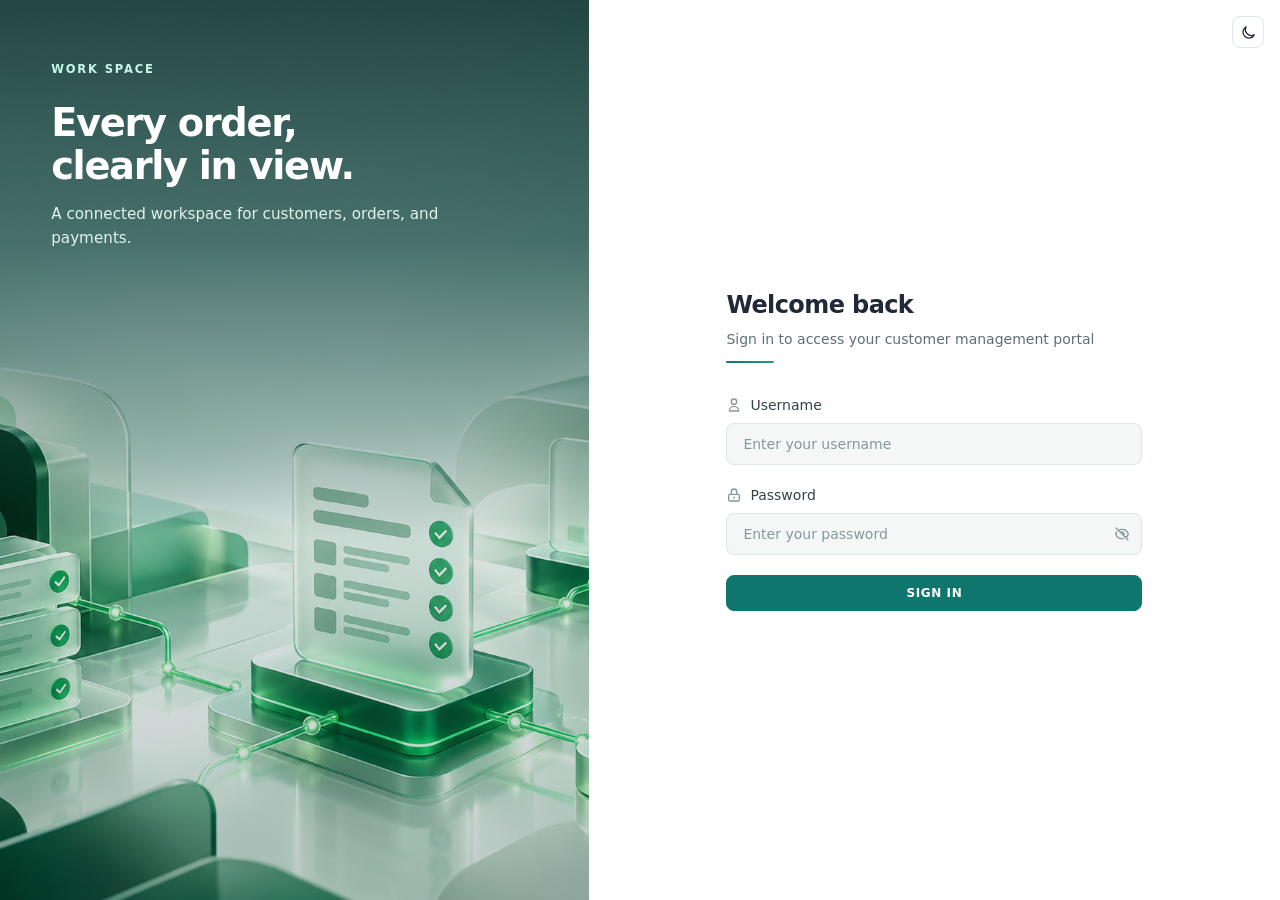
<file: index.html>
<!DOCTYPE html><html lang="en"><head><meta charSet="utf-8"/><meta name="viewport" content="width=device-width, initial-scale=1"/><link rel="preload" as="image" href="/assets/wallpaper1.png" fetchPriority="high"/><link rel="stylesheet" href="/_next/static/css/ac45baf8b69ca39b.css" data-precedence="next"/><link rel="stylesheet" href="/_next/static/css/5e189d421eaca687.css" data-precedence="next"/><link rel="stylesheet" href="/_next/static/css/ffb18351110df3fe.css" data-precedence="next"/><link rel="stylesheet" href="/_next/static/css/38fd7152ab4acd93.css" data-precedence="next"/><link rel="preload" as="script" fetchPriority="low" href="/_next/static/chunks/webpack-f94cb93c6e6713fd.js"/><script src="/_next/static/chunks/fd9d1056-460ba6f885b1ebba.js" async=""></script><script src="/_next/static/chunks/23-a2b3796dd74339d5.js" async=""></script><script src="/_next/static/chunks/main-app-0f629238cbe685ab.js" async=""></script><script src="/_next/static/chunks/460-f5aad34b6946eea5.js" async=""></script><script src="/_next/static/chunks/595-07ad7c92428c5179.js" async=""></script><script src="/_next/static/chunks/app/page-d05750ead3c328cb.js" async=""></script><script src="/_next/static/chunks/109-92fd74b80ddcc7dd.js" async=""></script><script src="/_next/static/chunks/236-e3e2e33633909fd4.js" async=""></script><script src="/_next/static/chunks/app/layout-6fa56d103fae0a82.js" async=""></script><link rel="icon" href="/favicon.ico" type="image/x-icon" sizes="16x16"/><script>try { var savedTheme = localStorage.getItem('yen-crm-theme'); var isDark = savedTheme ? savedTheme === 'dark' : window.matchMedia('(prefers-color-scheme: dark)').matches; document.documentElement.dataset.theme = isDark ? 'dark' : 'light'; document.documentElement.classList.toggle('dark', isDark); } catch (error) { document.documentElement.dataset.theme = 'light'; }</script><script src="/_next/static/chunks/polyfills-78c92fac7aa8fdd8.js" noModule=""></script></head><body><div class="login-layout login_layout__tn_5D"><div class="login-hero login_hero__CYHvY"><div class="login-hero-bg login_heroBackground__jZs8l"><img alt="Connected order workflow illustration" fetchPriority="high" decoding="async" data-nimg="fill" class="login-hero-image login_heroImage__IEyFG" style="position:absolute;height:100%;width:100%;left:0;top:0;right:0;bottom:0;color:transparent" src="/assets/wallpaper1.png"/></div><div class="login_heroOverlay__yjze5" aria-hidden="true"></div><div class="login-hero-content login_heroContent__vY7FT"><span class="login_heroKicker__WSgj_">Work Space</span><h1 class="login-hero-title login_heroTitle__24ugq">Every order, clearly in view.</h1><p class="login-hero-description login_heroDescription__57Pcm">A connected workspace for customers, orders, and payments.</p></div></div><div class="login-form-container login_formPanel__Vwyiz"><button type="button" class="theme-toggle theme-toggle--login" aria-label="Switch to dark mode" title="Switch to dark mode"><svg viewBox="0 0 24 24" fill="none" aria-hidden="true"><path d="M20.2 15.3A8.5 8.5 0 0 1 8.7 3.8 8.5 8.5 0 1 0 20.2 15.3Z" stroke="currentColor" stroke-width="1.8" stroke-linejoin="round"></path></svg><span>Dark</span></button><div class="login-form-wrapper login_formWrapper__YFkGK"><div class="login-logo-mobile"><div class="login-logo-icon"><svg class="login-logo-svg" fill="none" stroke="currentColor" viewBox="0 0 24 24"><path stroke-linecap="round" stroke-linejoin="round" stroke-width="2" d="M3 10h18M7 15h1m4 0h1m-7 4h12a3 3 0 003-3V8a3 3 0 00-3-3H6a3 3 0 00-3 3v8a3 3 0 003 3z"></path></svg></div></div><div class="login-header"><h2 class="login-title">Welcome back</h2><p class="login-subtitle">Sign in to access your customer management portal</p><div class="login-divider"></div></div><form class="login-form-fields"><div class="form-group"><label class="form-label"><svg class="form-label-icon" fill="none" stroke="currentColor" viewBox="0 0 24 24"><path stroke-linecap="round" stroke-linejoin="round" stroke-width="2" d="M16 7a4 4 0 11-8 0 4 4 0 018 0zM12 14a7 7 0 00-7 7h14a7 7 0 00-7-7z"></path></svg>Username</label><div class="input-wrapper "><input type="text" class="form-input form-input-default" placeholder="Enter your username" autoComplete="username" value=""/></div></div><div class="form-group"><label class="form-label"><svg class="form-label-icon" fill="none" stroke="currentColor" viewBox="0 0 24 24"><path stroke-linecap="round" stroke-linejoin="round" stroke-width="2" d="M12 15v2m-6 4h12a2 2 0 002-2v-6a2 2 0 00-2-2H6a2 2 0 00-2 2v6a2 2 0 002 2zm10-10V7a4 4 0 00-8 0v4h8z"></path></svg>Password</label><div class="input-wrapper "><input type="password" class="form-input form-input-with-icon form-input-default" placeholder="Enter your password" autoComplete="current-password" value=""/><button type="button" class="password-toggle-btn" tabindex="-1"><svg class="password-toggle-icon" fill="none" stroke="currentColor" viewBox="0 0 24 24"><path stroke-linecap="round" stroke-linejoin="round" stroke-width="2" d="M13.875 18.825A10.05 10.05 0 0112 19c-4.478 0-8.268-2.943-9.543-7a9.97 9.97 0 011.563-3.029m5.858.908a3 3 0 114.243 4.243M9.878 9.878l4.242 4.242M9.88 9.88l-3.29-3.29m7.532 7.532l3.29 3.29M3 3l3.59 3.59m0 0A9.953 9.953 0 0112 5c4.478 0 8.268 2.943 9.543 7a10.025 10.025 0 01-4.132 5.411m0 0L21 21"></path></svg></button></div></div><button type="submit" class="nav-button login-submit-btn">Sign in</button></form></div></div></div><script src="/_next/static/chunks/webpack-f94cb93c6e6713fd.js" async=""></script><script>(self.__next_f=self.__next_f||[]).push([0]);self.__next_f.push([2,null])</script><script>self.__next_f.push([1,"1:HL[\"/_next/static/css/ac45baf8b69ca39b.css\",\"style\"]\n2:HL[\"/_next/static/css/5e189d421eaca687.css\",\"style\"]\n3:HL[\"/_next/static/css/ffb18351110df3fe.css\",\"style\"]\n4:HL[\"/_next/static/css/38fd7152ab4acd93.css\",\"style\"]\n"])</script><script>self.__next_f.push([1,"5:I[95751,[],\"\"]\n7:I[66513,[],\"ClientPageRoot\"]\n8:I[68157,[\"460\",\"static/chunks/460-f5aad34b6946eea5.js\",\"595\",\"static/chunks/595-07ad7c92428c5179.js\",\"931\",\"static/chunks/app/page-d05750ead3c328cb.js\"],\"default\"]\n9:I[78750,[\"460\",\"static/chunks/460-f5aad34b6946eea5.js\",\"109\",\"static/chunks/109-92fd74b80ddcc7dd.js\",\"236\",\"static/chunks/236-e3e2e33633909fd4.js\",\"185\",\"static/chunks/app/layout-6fa56d103fae0a82.js\"],\"default\"]\na:I[39275,[],\"\"]\nb:I[61343,[],\"\"]\ne:I[76130,[],\"\"]\nc:{}\nf:[]\n"])</script><script>self.__next_f.push([1,"0:[[[\"$\",\"link\",\"0\",{\"rel\":\"stylesheet\",\"href\":\"/_next/static/css/ac45baf8b69ca39b.css\",\"precedence\":\"next\",\"crossOrigin\":\"$undefined\"}],[\"$\",\"link\",\"1\",{\"rel\":\"stylesheet\",\"href\":\"/_next/static/css/5e189d421eaca687.css\",\"precedence\":\"next\",\"crossOrigin\":\"$undefined\"}],[\"$\",\"link\",\"2\",{\"rel\":\"stylesheet\",\"href\":\"/_next/static/css/ffb18351110df3fe.css\",\"precedence\":\"next\",\"crossOrigin\":\"$undefined\"}]],[\"$\",\"$L5\",null,{\"buildId\":\"jlcMY3gataZ_c7gkFaIni\",\"assetPrefix\":\"\",\"initialCanonicalUrl\":\"/\",\"initialTree\":[\"\",{\"children\":[\"__PAGE__\",{}]},\"$undefined\",\"$undefined\",true],\"initialSeedData\":[\"\",{\"children\":[\"__PAGE__\",{},[[\"$L6\",[\"$\",\"$L7\",null,{\"props\":{\"params\":{},\"searchParams\":{}},\"Component\":\"$8\"}]],null],null]},[[\"$\",\"$L9\",null,{\"children\":[\"$\",\"$La\",null,{\"parallelRouterKey\":\"children\",\"segmentPath\":[\"children\"],\"error\":\"$undefined\",\"errorStyles\":\"$undefined\",\"errorScripts\":\"$undefined\",\"template\":[\"$\",\"$Lb\",null,{}],\"templateStyles\":\"$undefined\",\"templateScripts\":\"$undefined\",\"notFound\":[[\"$\",\"title\",null,{\"children\":\"404: This page could not be found.\"}],[\"$\",\"div\",null,{\"style\":{\"fontFamily\":\"system-ui,\\\"Segoe UI\\\",Roboto,Helvetica,Arial,sans-serif,\\\"Apple Color Emoji\\\",\\\"Segoe UI Emoji\\\"\",\"height\":\"100vh\",\"textAlign\":\"center\",\"display\":\"flex\",\"flexDirection\":\"column\",\"alignItems\":\"center\",\"justifyContent\":\"center\"},\"children\":[\"$\",\"div\",null,{\"children\":[[\"$\",\"style\",null,{\"dangerouslySetInnerHTML\":{\"__html\":\"body{color:#000;background:#fff;margin:0}.next-error-h1{border-right:1px solid rgba(0,0,0,.3)}@media (prefers-color-scheme:dark){body{color:#fff;background:#000}.next-error-h1{border-right:1px solid rgba(255,255,255,.3)}}\"}}],[\"$\",\"h1\",null,{\"className\":\"next-error-h1\",\"style\":{\"display\":\"inline-block\",\"margin\":\"0 20px 0 0\",\"padding\":\"0 23px 0 0\",\"fontSize\":24,\"fontWeight\":500,\"verticalAlign\":\"top\",\"lineHeight\":\"49px\"},\"children\":\"404\"}],[\"$\",\"div\",null,{\"style\":{\"display\":\"inline-block\"},\"children\":[\"$\",\"h2\",null,{\"style\":{\"fontSize\":14,\"fontWeight\":400,\"lineHeight\":\"49px\",\"margin\":0},\"children\":\"This page could not be found.\"}]}]]}]}]],\"notFoundStyles\":[],\"styles\":[[\"$\",\"link\",\"0\",{\"rel\":\"stylesheet\",\"href\":\"/_next/static/css/38fd7152ab4acd93.css\",\"precedence\":\"next\",\"crossOrigin\":\"$undefined\"}]]}],\"params\":\"$c\"}],null],null],\"couldBeIntercepted\":false,\"initialHead\":[false,\"$Ld\"],\"globalErrorComponent\":\"$e\",\"missingSlots\":\"$Wf\"}]]\n"])</script><script>self.__next_f.push([1,"d:[[\"$\",\"meta\",\"0\",{\"name\":\"viewport\",\"content\":\"width=device-width, initial-scale=1\"}],[\"$\",\"meta\",\"1\",{\"charSet\":\"utf-8\"}],[\"$\",\"link\",\"2\",{\"rel\":\"icon\",\"href\":\"/favicon.ico\",\"type\":\"image/x-icon\",\"sizes\":\"16x16\"}]]\n6:null\n"])</script></body></html>
</file>
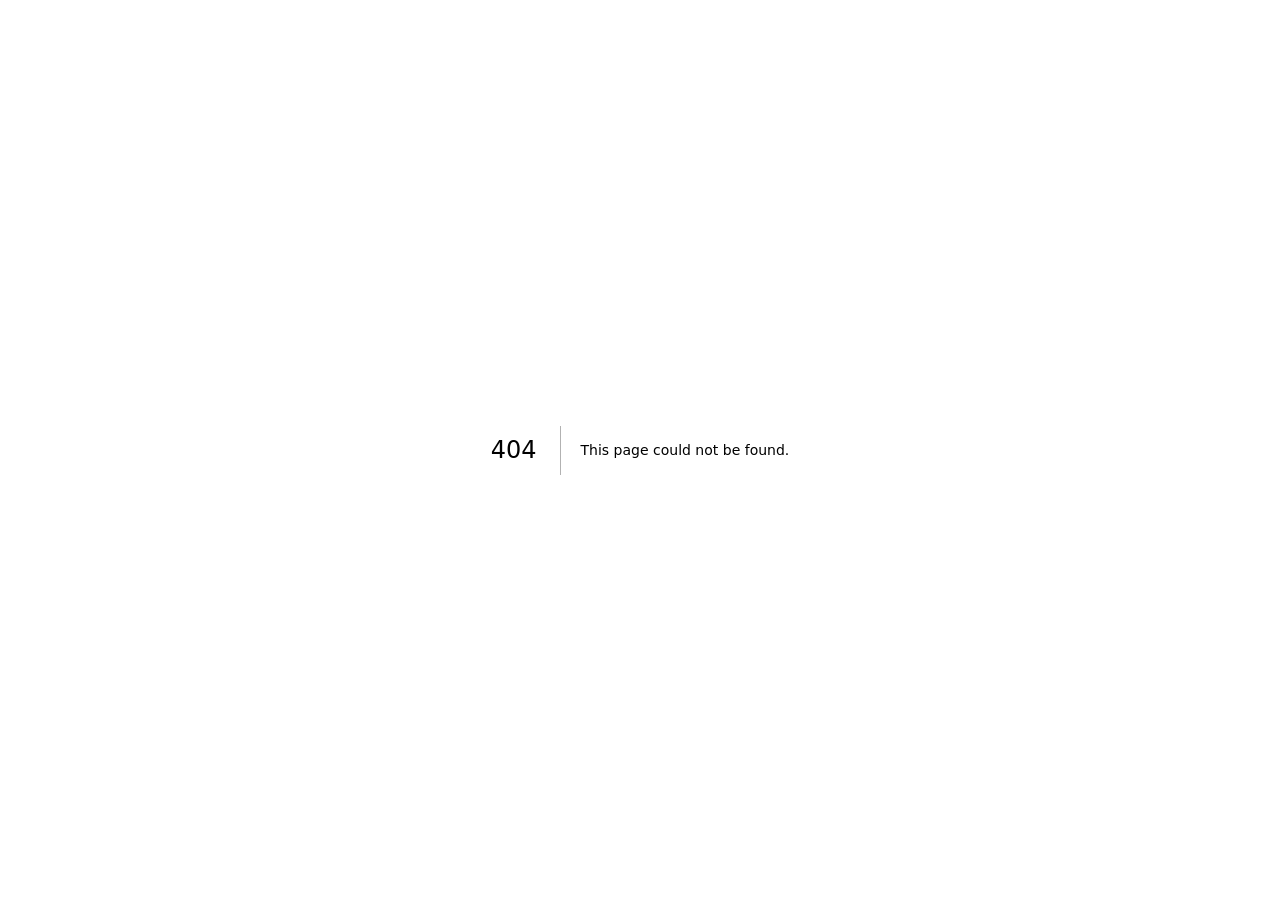
<file: 404/index.html>
<!DOCTYPE html><html lang="en"><head><meta charSet="utf-8"/><meta name="viewport" content="width=device-width, initial-scale=1"/><link rel="stylesheet" href="/_next/static/css/ac45baf8b69ca39b.css" data-precedence="next"/><link rel="stylesheet" href="/_next/static/css/5e189d421eaca687.css" data-precedence="next"/><link rel="stylesheet" href="/_next/static/css/ffb18351110df3fe.css" data-precedence="next"/><link rel="preload" as="script" fetchPriority="low" href="/_next/static/chunks/webpack-f94cb93c6e6713fd.js"/><script src="/_next/static/chunks/fd9d1056-460ba6f885b1ebba.js" async=""></script><script src="/_next/static/chunks/23-a2b3796dd74339d5.js" async=""></script><script src="/_next/static/chunks/main-app-0f629238cbe685ab.js" async=""></script><script src="/_next/static/chunks/460-f5aad34b6946eea5.js" async=""></script><script src="/_next/static/chunks/109-92fd74b80ddcc7dd.js" async=""></script><script src="/_next/static/chunks/236-e3e2e33633909fd4.js" async=""></script><script src="/_next/static/chunks/app/layout-6fa56d103fae0a82.js" async=""></script><title>404: This page could not be found.</title><script>try { var savedTheme = localStorage.getItem('yen-crm-theme'); var isDark = savedTheme ? savedTheme === 'dark' : window.matchMedia('(prefers-color-scheme: dark)').matches; document.documentElement.dataset.theme = isDark ? 'dark' : 'light'; document.documentElement.classList.toggle('dark', isDark); } catch (error) { document.documentElement.dataset.theme = 'light'; }</script><script src="/_next/static/chunks/polyfills-78c92fac7aa8fdd8.js" noModule=""></script></head><body><div style="font-family:system-ui,&quot;Segoe UI&quot;,Roboto,Helvetica,Arial,sans-serif,&quot;Apple Color Emoji&quot;,&quot;Segoe UI Emoji&quot;;height:100vh;text-align:center;display:flex;flex-direction:column;align-items:center;justify-content:center"><div><style>body{color:#000;background:#fff;margin:0}.next-error-h1{border-right:1px solid rgba(0,0,0,.3)}@media (prefers-color-scheme:dark){body{color:#fff;background:#000}.next-error-h1{border-right:1px solid rgba(255,255,255,.3)}}</style><h1 class="next-error-h1" style="display:inline-block;margin:0 20px 0 0;padding:0 23px 0 0;font-size:24px;font-weight:500;vertical-align:top;line-height:49px">404</h1><div style="display:inline-block"><h2 style="font-size:14px;font-weight:400;line-height:49px;margin:0">This page could not be found.</h2></div></div></div><script src="/_next/static/chunks/webpack-f94cb93c6e6713fd.js" async=""></script><script>(self.__next_f=self.__next_f||[]).push([0]);self.__next_f.push([2,null])</script><script>self.__next_f.push([1,"1:HL[\"/_next/static/css/ac45baf8b69ca39b.css\",\"style\"]\n2:HL[\"/_next/static/css/5e189d421eaca687.css\",\"style\"]\n3:HL[\"/_next/static/css/ffb18351110df3fe.css\",\"style\"]\n"])</script><script>self.__next_f.push([1,"4:I[95751,[],\"\"]\n6:I[39275,[],\"\"]\n7:I[61343,[],\"\"]\n8:I[78750,[\"460\",\"static/chunks/460-f5aad34b6946eea5.js\",\"109\",\"static/chunks/109-92fd74b80ddcc7dd.js\",\"236\",\"static/chunks/236-e3e2e33633909fd4.js\",\"185\",\"static/chunks/app/layout-6fa56d103fae0a82.js\"],\"default\"]\ne:I[76130,[],\"\"]\n9:{\"fontFamily\":\"system-ui,\\\"Segoe UI\\\",Roboto,Helvetica,Arial,sans-serif,\\\"Apple Color Emoji\\\",\\\"Segoe UI Emoji\\\"\",\"height\":\"100vh\",\"textAlign\":\"center\",\"display\":\"flex\",\"flexDirection\":\"column\",\"alignItems\":\"center\",\"justifyContent\":\"center\"}\na:{\"display\":\"inline-block\",\"margin\":\"0 20px 0 0\",\"padding\":\"0 23px 0 0\",\"fontSize\":24,\"fontWeight\":500,\"verticalAlign\":\"top\",\"lineHeight\":\"49px\"}\nb:{\"display\":\"inline-block\"}\nc:{\"fontSize\":14,\"fontWeight\":400,\"lineHeight\":\"49px\",\"margin\":0}\nf:[]\n"])</script><script>self.__next_f.push([1,"0:[[[\"$\",\"link\",\"0\",{\"rel\":\"stylesheet\",\"href\":\"/_next/static/css/ac45baf8b69ca39b.css\",\"precedence\":\"next\",\"crossOrigin\":\"$undefined\"}],[\"$\",\"link\",\"1\",{\"rel\":\"stylesheet\",\"href\":\"/_next/static/css/5e189d421eaca687.css\",\"precedence\":\"next\",\"crossOrigin\":\"$undefined\"}],[\"$\",\"link\",\"2\",{\"rel\":\"stylesheet\",\"href\":\"/_next/static/css/ffb18351110df3fe.css\",\"precedence\":\"next\",\"crossOrigin\":\"$undefined\"}]],[\"$\",\"$L4\",null,{\"buildId\":\"jlcMY3gataZ_c7gkFaIni\",\"assetPrefix\":\"\",\"initialCanonicalUrl\":\"/_not-found/\",\"initialTree\":[\"\",{\"children\":[\"/_not-found\",{\"children\":[\"__PAGE__\",{}]}]},\"$undefined\",\"$undefined\",true],\"initialSeedData\":[\"\",{\"children\":[\"/_not-found\",{\"children\":[\"__PAGE__\",{},[[\"$L5\",[[\"$\",\"title\",null,{\"children\":\"404: This page could not be found.\"}],[\"$\",\"div\",null,{\"style\":{\"fontFamily\":\"system-ui,\\\"Segoe UI\\\",Roboto,Helvetica,Arial,sans-serif,\\\"Apple Color Emoji\\\",\\\"Segoe UI Emoji\\\"\",\"height\":\"100vh\",\"textAlign\":\"center\",\"display\":\"flex\",\"flexDirection\":\"column\",\"alignItems\":\"center\",\"justifyContent\":\"center\"},\"children\":[\"$\",\"div\",null,{\"children\":[[\"$\",\"style\",null,{\"dangerouslySetInnerHTML\":{\"__html\":\"body{color:#000;background:#fff;margin:0}.next-error-h1{border-right:1px solid rgba(0,0,0,.3)}@media (prefers-color-scheme:dark){body{color:#fff;background:#000}.next-error-h1{border-right:1px solid rgba(255,255,255,.3)}}\"}}],[\"$\",\"h1\",null,{\"className\":\"next-error-h1\",\"style\":{\"display\":\"inline-block\",\"margin\":\"0 20px 0 0\",\"padding\":\"0 23px 0 0\",\"fontSize\":24,\"fontWeight\":500,\"verticalAlign\":\"top\",\"lineHeight\":\"49px\"},\"children\":\"404\"}],[\"$\",\"div\",null,{\"style\":{\"display\":\"inline-block\"},\"children\":[\"$\",\"h2\",null,{\"style\":{\"fontSize\":14,\"fontWeight\":400,\"lineHeight\":\"49px\",\"margin\":0},\"children\":\"This page could not be found.\"}]}]]}]}]]],null],null]},[\"$\",\"$L6\",null,{\"parallelRouterKey\":\"children\",\"segmentPath\":[\"children\",\"/_not-found\",\"children\"],\"error\":\"$undefined\",\"errorStyles\":\"$undefined\",\"errorScripts\":\"$undefined\",\"template\":[\"$\",\"$L7\",null,{}],\"templateStyles\":\"$undefined\",\"templateScripts\":\"$undefined\",\"notFound\":\"$undefined\",\"notFoundStyles\":\"$undefined\",\"styles\":null}],null]},[[\"$\",\"$L8\",null,{\"children\":[\"$\",\"$L6\",null,{\"parallelRouterKey\":\"children\",\"segmentPath\":[\"children\"],\"error\":\"$undefined\",\"errorStyles\":\"$undefined\",\"errorScripts\":\"$undefined\",\"template\":[\"$\",\"$L7\",null,{}],\"templateStyles\":\"$undefined\",\"templateScripts\":\"$undefined\",\"notFound\":[[\"$\",\"title\",null,{\"children\":\"404: This page could not be found.\"}],[\"$\",\"div\",null,{\"style\":\"$9\",\"children\":[\"$\",\"div\",null,{\"children\":[[\"$\",\"style\",null,{\"dangerouslySetInnerHTML\":{\"__html\":\"body{color:#000;background:#fff;margin:0}.next-error-h1{border-right:1px solid rgba(0,0,0,.3)}@media (prefers-color-scheme:dark){body{color:#fff;background:#000}.next-error-h1{border-right:1px solid rgba(255,255,255,.3)}}\"}}],[\"$\",\"h1\",null,{\"className\":\"next-error-h1\",\"style\":\"$a\",\"children\":\"404\"}],[\"$\",\"div\",null,{\"style\":\"$b\",\"children\":[\"$\",\"h2\",null,{\"style\":\"$c\",\"children\":\"This page could not be found.\"}]}]]}]}]],\"notFoundStyles\":[],\"styles\":null}],\"params\":{}}],null],null],\"couldBeIntercepted\":false,\"initialHead\":[false,\"$Ld\"],\"globalErrorComponent\":\"$e\",\"missingSlots\":\"$Wf\"}]]\n"])</script><script>self.__next_f.push([1,"d:[[\"$\",\"meta\",\"0\",{\"name\":\"viewport\",\"content\":\"width=device-width, initial-scale=1\"}],[\"$\",\"meta\",\"1\",{\"charSet\":\"utf-8\"}]]\n5:null\n"])</script></body></html>
</file>
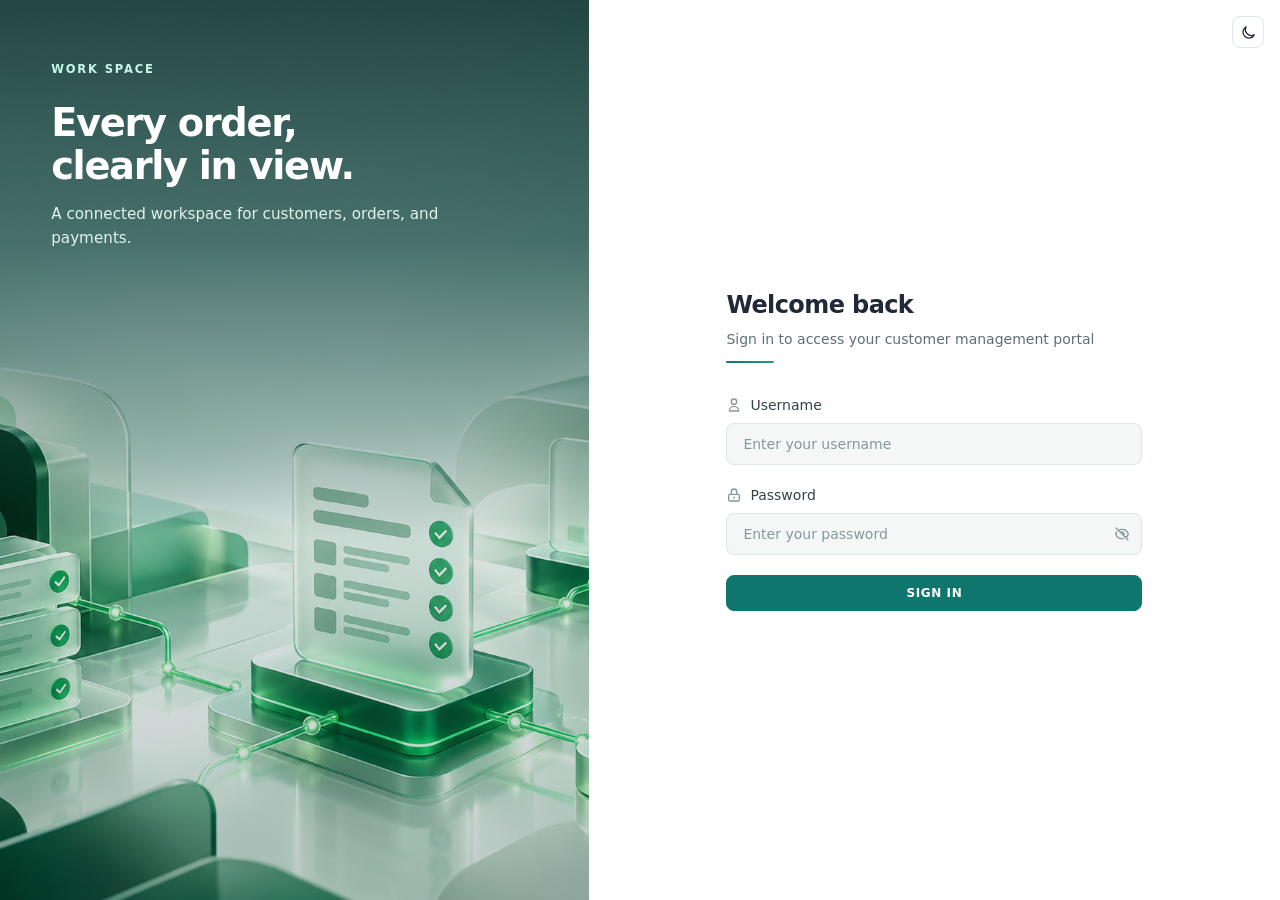
<file: saleorder-managemen/index.html>
<!DOCTYPE html><html lang="en"><head><meta charSet="utf-8"/><meta name="viewport" content="width=device-width, initial-scale=1"/><link rel="stylesheet" href="/_next/static/css/ac45baf8b69ca39b.css" data-precedence="next"/><link rel="stylesheet" href="/_next/static/css/5e189d421eaca687.css" data-precedence="next"/><link rel="stylesheet" href="/_next/static/css/ffb18351110df3fe.css" data-precedence="next"/><link rel="preload" as="script" fetchPriority="low" href="/_next/static/chunks/webpack-f94cb93c6e6713fd.js"/><script src="/_next/static/chunks/fd9d1056-460ba6f885b1ebba.js" async=""></script><script src="/_next/static/chunks/23-a2b3796dd74339d5.js" async=""></script><script src="/_next/static/chunks/main-app-0f629238cbe685ab.js" async=""></script><script src="/_next/static/chunks/291-0e5365e3864aa465.js" async=""></script><script src="/_next/static/chunks/app/saleorder-managemen/page-d6ea9f46a961ee63.js" async=""></script><script src="/_next/static/chunks/460-f5aad34b6946eea5.js" async=""></script><script src="/_next/static/chunks/109-92fd74b80ddcc7dd.js" async=""></script><script src="/_next/static/chunks/236-e3e2e33633909fd4.js" async=""></script><script src="/_next/static/chunks/app/layout-6fa56d103fae0a82.js" async=""></script><link rel="icon" href="/favicon.ico" type="image/x-icon" sizes="16x16"/><script>try { var savedTheme = localStorage.getItem('yen-crm-theme'); var isDark = savedTheme ? savedTheme === 'dark' : window.matchMedia('(prefers-color-scheme: dark)').matches; document.documentElement.dataset.theme = isDark ? 'dark' : 'light'; document.documentElement.classList.toggle('dark', isDark); } catch (error) { document.documentElement.dataset.theme = 'light'; }</script><script src="/_next/static/chunks/polyfills-78c92fac7aa8fdd8.js" noModule=""></script></head><body><div><nav class="workspace-nav" aria-label="Main sections"><a class="nav-button " href="/saleorder-managemen/StatusDashboard/"><span class="nav-button__label flex items-center justify-center"><svg class="w-5 h-5" fill="none" stroke="currentColor" viewBox="0 0 24 24"><path stroke-linecap="round" stroke-linejoin="round" stroke-width="2" d="M4 6a2 2 0 012-2h2a2 2 0 012 2v2a2 2 0 01-2 2H6a2 2 0 01-2-2V6zm10 0a2 2 0 012-2h2a2 2 0 012 2v2a2 2 0 01-2 2h-2a2 2 0 01-2-2V6zM4 16a2 2 0 012-2h2a2 2 0 012 2v2a2 2 0 01-2 2H6a2 2 0 01-2-2v-2zm10 0a2 2 0 012-2h2a2 2 0 012 2v2a2 2 0 01-2 2h-2a2 2 0 01-2-2v-2z"></path></svg></span><span class="nav-button__label">Status Dashboard</span></a><a class="nav-button " href="/saleorder-managemen/saleordermanagement/"><span class="nav-button__label flex items-center justify-center"><svg class="w-5 h-5" fill="none" stroke="currentColor" viewBox="0 0 24 24"><path stroke-linecap="round" stroke-linejoin="round" stroke-width="2" d="M20 7l-8-4-8 4m16 0l-8 4m8-4v10l-8 4m0-10L4 7m8 4v10M4 7v10l8 4"></path></svg></span><span class="nav-button__label">Sale Order Management</span></a><a class="nav-button " href="/saleorder-managemen/MasterAdmin/"><span class="nav-button__label flex items-center justify-center"><svg class="w-5 h-5" fill="none" stroke="currentColor" viewBox="0 0 24 24"><path stroke-linecap="round" stroke-linejoin="round" stroke-width="2" d="M12 4a4 4 0 100 8 4 4 0 000-8zM4 21v-1a8 8 0 0116 0v1M19 8h3m-1.5-1.5v3"></path></svg></span><span class="nav-button__label">Master Admin</span></a></nav></div><script src="/_next/static/chunks/webpack-f94cb93c6e6713fd.js" async=""></script><script>(self.__next_f=self.__next_f||[]).push([0]);self.__next_f.push([2,null])</script><script>self.__next_f.push([1,"1:HL[\"/_next/static/css/ac45baf8b69ca39b.css\",\"style\"]\n2:HL[\"/_next/static/css/5e189d421eaca687.css\",\"style\"]\n3:HL[\"/_next/static/css/ffb18351110df3fe.css\",\"style\"]\n"])</script><script>self.__next_f.push([1,"4:I[95751,[],\"\"]\n6:I[66513,[],\"ClientPageRoot\"]\n7:I[98721,[\"291\",\"static/chunks/291-0e5365e3864aa465.js\",\"223\",\"static/chunks/app/saleorder-managemen/page-d6ea9f46a961ee63.js\"],\"default\"]\n8:I[39275,[],\"\"]\n9:I[61343,[],\"\"]\na:I[78750,[\"460\",\"static/chunks/460-f5aad34b6946eea5.js\",\"109\",\"static/chunks/109-92fd74b80ddcc7dd.js\",\"236\",\"static/chunks/236-e3e2e33633909fd4.js\",\"185\",\"static/chunks/app/layout-6fa56d103fae0a82.js\"],\"default\"]\nd:I[76130,[],\"\"]\nb:{}\ne:[]\n"])</script><script>self.__next_f.push([1,"0:[[[\"$\",\"link\",\"0\",{\"rel\":\"stylesheet\",\"href\":\"/_next/static/css/ac45baf8b69ca39b.css\",\"precedence\":\"next\",\"crossOrigin\":\"$undefined\"}],[\"$\",\"link\",\"1\",{\"rel\":\"stylesheet\",\"href\":\"/_next/static/css/5e189d421eaca687.css\",\"precedence\":\"next\",\"crossOrigin\":\"$undefined\"}],[\"$\",\"link\",\"2\",{\"rel\":\"stylesheet\",\"href\":\"/_next/static/css/ffb18351110df3fe.css\",\"precedence\":\"next\",\"crossOrigin\":\"$undefined\"}]],[\"$\",\"$L4\",null,{\"buildId\":\"jlcMY3gataZ_c7gkFaIni\",\"assetPrefix\":\"\",\"initialCanonicalUrl\":\"/saleorder-managemen/\",\"initialTree\":[\"\",{\"children\":[\"saleorder-managemen\",{\"children\":[\"__PAGE__\",{}]}]},\"$undefined\",\"$undefined\",true],\"initialSeedData\":[\"\",{\"children\":[\"saleorder-managemen\",{\"children\":[\"__PAGE__\",{},[[\"$L5\",[\"$\",\"$L6\",null,{\"props\":{\"params\":{},\"searchParams\":{}},\"Component\":\"$7\"}]],null],null]},[\"$\",\"$L8\",null,{\"parallelRouterKey\":\"children\",\"segmentPath\":[\"children\",\"saleorder-managemen\",\"children\"],\"error\":\"$undefined\",\"errorStyles\":\"$undefined\",\"errorScripts\":\"$undefined\",\"template\":[\"$\",\"$L9\",null,{}],\"templateStyles\":\"$undefined\",\"templateScripts\":\"$undefined\",\"notFound\":\"$undefined\",\"notFoundStyles\":\"$undefined\",\"styles\":null}],null]},[[\"$\",\"$La\",null,{\"children\":[\"$\",\"$L8\",null,{\"parallelRouterKey\":\"children\",\"segmentPath\":[\"children\"],\"error\":\"$undefined\",\"errorStyles\":\"$undefined\",\"errorScripts\":\"$undefined\",\"template\":[\"$\",\"$L9\",null,{}],\"templateStyles\":\"$undefined\",\"templateScripts\":\"$undefined\",\"notFound\":[[\"$\",\"title\",null,{\"children\":\"404: This page could not be found.\"}],[\"$\",\"div\",null,{\"style\":{\"fontFamily\":\"system-ui,\\\"Segoe UI\\\",Roboto,Helvetica,Arial,sans-serif,\\\"Apple Color Emoji\\\",\\\"Segoe UI Emoji\\\"\",\"height\":\"100vh\",\"textAlign\":\"center\",\"display\":\"flex\",\"flexDirection\":\"column\",\"alignItems\":\"center\",\"justifyContent\":\"center\"},\"children\":[\"$\",\"div\",null,{\"children\":[[\"$\",\"style\",null,{\"dangerouslySetInnerHTML\":{\"__html\":\"body{color:#000;background:#fff;margin:0}.next-error-h1{border-right:1px solid rgba(0,0,0,.3)}@media (prefers-color-scheme:dark){body{color:#fff;background:#000}.next-error-h1{border-right:1px solid rgba(255,255,255,.3)}}\"}}],[\"$\",\"h1\",null,{\"className\":\"next-error-h1\",\"style\":{\"display\":\"inline-block\",\"margin\":\"0 20px 0 0\",\"padding\":\"0 23px 0 0\",\"fontSize\":24,\"fontWeight\":500,\"verticalAlign\":\"top\",\"lineHeight\":\"49px\"},\"children\":\"404\"}],[\"$\",\"div\",null,{\"style\":{\"display\":\"inline-block\"},\"children\":[\"$\",\"h2\",null,{\"style\":{\"fontSize\":14,\"fontWeight\":400,\"lineHeight\":\"49px\",\"margin\":0},\"children\":\"This page could not be found.\"}]}]]}]}]],\"notFoundStyles\":[],\"styles\":null}],\"params\":\"$b\"}],null],null],\"couldBeIntercepted\":false,\"initialHead\":[false,\"$Lc\"],\"globalErrorComponent\":\"$d\",\"missingSlots\":\"$We\"}]]\n"])</script><script>self.__next_f.push([1,"c:[[\"$\",\"meta\",\"0\",{\"name\":\"viewport\",\"content\":\"width=device-width, initial-scale=1\"}],[\"$\",\"meta\",\"1\",{\"charSet\":\"utf-8\"}],[\"$\",\"link\",\"2\",{\"rel\":\"icon\",\"href\":\"/favicon.ico\",\"type\":\"image/x-icon\",\"sizes\":\"16x16\"}]]\n5:null\n"])</script></body></html>
</file>
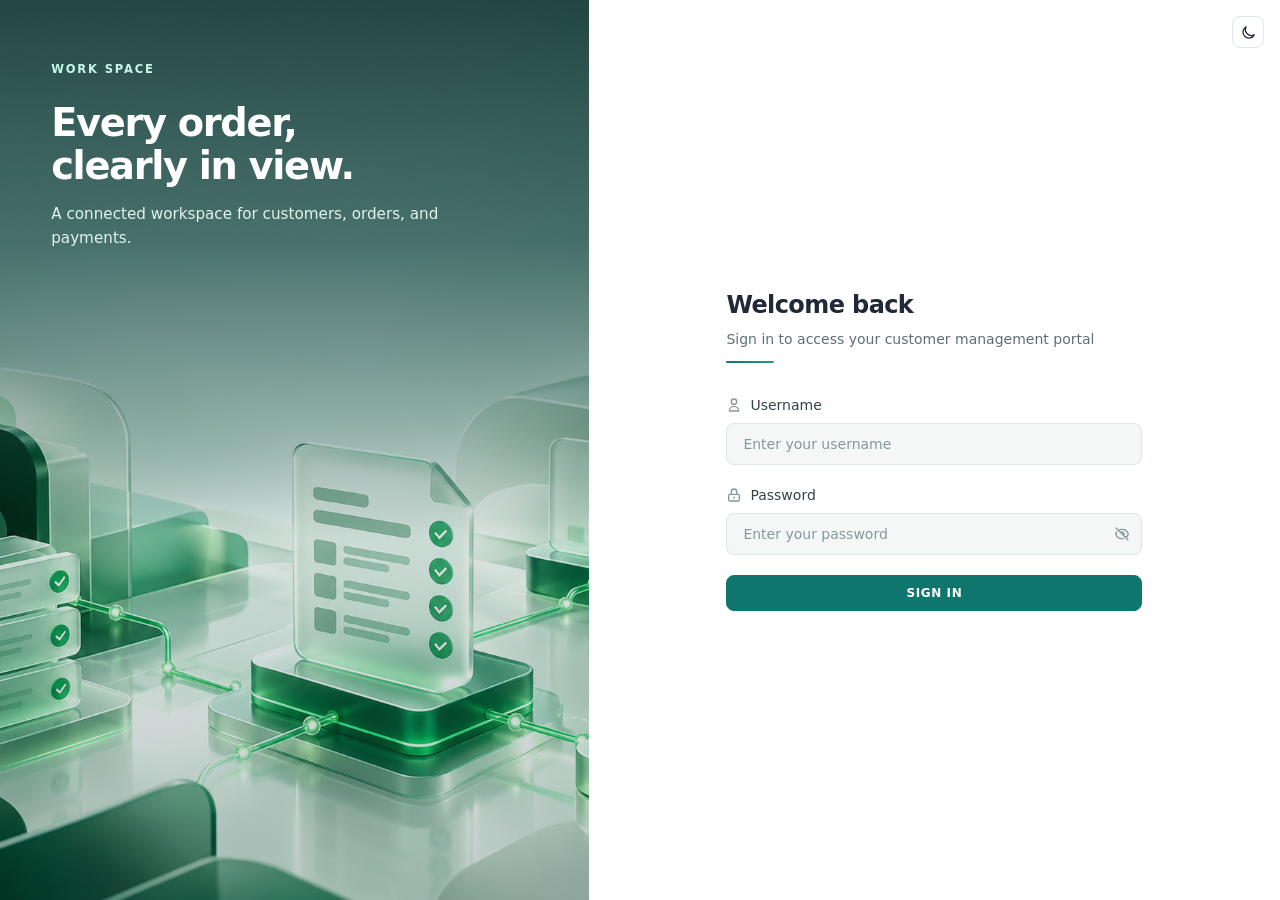
<file: saleorder-managemen/MasterAdmin/index.html>
<!DOCTYPE html><html lang="en"><head><meta charSet="utf-8"/><meta name="viewport" content="width=device-width, initial-scale=1"/><link rel="stylesheet" href="/_next/static/css/ac45baf8b69ca39b.css" data-precedence="next"/><link rel="stylesheet" href="/_next/static/css/5e189d421eaca687.css" data-precedence="next"/><link rel="stylesheet" href="/_next/static/css/ffb18351110df3fe.css" data-precedence="next"/><link rel="preload" as="script" fetchPriority="low" href="/_next/static/chunks/webpack-f94cb93c6e6713fd.js"/><script src="/_next/static/chunks/fd9d1056-460ba6f885b1ebba.js" async=""></script><script src="/_next/static/chunks/23-a2b3796dd74339d5.js" async=""></script><script src="/_next/static/chunks/main-app-0f629238cbe685ab.js" async=""></script><script src="/_next/static/chunks/291-0e5365e3864aa465.js" async=""></script><script src="/_next/static/chunks/app/saleorder-managemen/MasterAdmin/page-5205735ffef9b86a.js" async=""></script><script src="/_next/static/chunks/460-f5aad34b6946eea5.js" async=""></script><script src="/_next/static/chunks/109-92fd74b80ddcc7dd.js" async=""></script><script src="/_next/static/chunks/236-e3e2e33633909fd4.js" async=""></script><script src="/_next/static/chunks/app/layout-6fa56d103fae0a82.js" async=""></script><link rel="icon" href="/favicon.ico" type="image/x-icon" sizes="16x16"/><script>try { var savedTheme = localStorage.getItem('yen-crm-theme'); var isDark = savedTheme ? savedTheme === 'dark' : window.matchMedia('(prefers-color-scheme: dark)').matches; document.documentElement.dataset.theme = isDark ? 'dark' : 'light'; document.documentElement.classList.toggle('dark', isDark); } catch (error) { document.documentElement.dataset.theme = 'light'; }</script><script src="/_next/static/chunks/polyfills-78c92fac7aa8fdd8.js" noModule=""></script></head><body><div><div><nav class="workspace-nav" aria-label="Main sections"><a class="nav-button " href="/saleorder-managemen/StatusDashboard/"><span class="nav-button__label flex items-center justify-center"><svg class="w-5 h-5" fill="none" stroke="currentColor" viewBox="0 0 24 24"><path stroke-linecap="round" stroke-linejoin="round" stroke-width="2" d="M4 6a2 2 0 012-2h2a2 2 0 012 2v2a2 2 0 01-2 2H6a2 2 0 01-2-2V6zm10 0a2 2 0 012-2h2a2 2 0 012 2v2a2 2 0 01-2 2h-2a2 2 0 01-2-2V6zM4 16a2 2 0 012-2h2a2 2 0 012 2v2a2 2 0 01-2 2H6a2 2 0 01-2-2v-2zm10 0a2 2 0 012-2h2a2 2 0 012 2v2a2 2 0 01-2 2h-2a2 2 0 01-2-2v-2z"></path></svg></span><span class="nav-button__label">Status Dashboard</span></a><a class="nav-button " href="/saleorder-managemen/saleordermanagement/"><span class="nav-button__label flex items-center justify-center"><svg class="w-5 h-5" fill="none" stroke="currentColor" viewBox="0 0 24 24"><path stroke-linecap="round" stroke-linejoin="round" stroke-width="2" d="M20 7l-8-4-8 4m16 0l-8 4m8-4v10l-8 4m0-10L4 7m8 4v10M4 7v10l8 4"></path></svg></span><span class="nav-button__label">Sale Order Management</span></a><a aria-current="page" class="nav-button nav-button--active" href="/saleorder-managemen/MasterAdmin/"><span class="nav-button__label flex items-center justify-center"><svg class="w-5 h-5" fill="none" stroke="currentColor" viewBox="0 0 24 24"><path stroke-linecap="round" stroke-linejoin="round" stroke-width="2" d="M12 4a4 4 0 100 8 4 4 0 000-8zM4 21v-1a8 8 0 0116 0v1M19 8h3m-1.5-1.5v3"></path></svg></span><span class="nav-button__label">Master Admin</span></a></nav></div><nav class="workspace-nav workspace-nav--sub" aria-label="Master Admin"><a class="nav-subbutton " href="/saleorder-managemen/MasterAdmin/CustomerManagement/"><span class="flex items-center justify-center"><svg class="w-5 h-5" fill="none" stroke="currentColor" viewBox="0 0 24 24"><path stroke-linecap="round" stroke-linejoin="round" stroke-width="2" d="M12 4.354a4 4 0 110 5.292M15 21H3v-1a6 6 0 0112 0v1zm0 0h6v-1a6 6 0 00-9-5.197M13 7a4 4 0 11-8 0 4 4 0 018 0z"></path></svg></span><span>Customer Management</span></a><a class="nav-subbutton " href="/saleorder-managemen/MasterAdmin/ItemManagement/"><span class="flex items-center justify-center"><svg class="w-5 h-5" fill="none" stroke="currentColor" viewBox="0 0 24 24"><path stroke-linecap="round" stroke-linejoin="round" stroke-width="2" d="M21 8l-9-5-9 5m18 0l-9 5m9-5v8l-9 5m0-8L3 8m9 5v8M3 8v8l9 5M7.5 5.5l9 5"></path></svg></span><span>Item Management</span></a><a class="nav-subbutton " href="/saleorder-managemen/MasterAdmin/PaymentMaster/"><span class="flex items-center justify-center"><svg class="w-5 h-5" fill="none" stroke="currentColor" viewBox="0 0 24 24"><rect x="3" y="5" width="18" height="14" rx="2" stroke-width="2"></rect><path stroke-linecap="round" stroke-linejoin="round" stroke-width="2" d="M3 10h18M7 15h3M14 15h3"></path></svg></span><span>Payment Master</span></a></nav></div><script src="/_next/static/chunks/webpack-f94cb93c6e6713fd.js" async=""></script><script>(self.__next_f=self.__next_f||[]).push([0]);self.__next_f.push([2,null])</script><script>self.__next_f.push([1,"1:HL[\"/_next/static/css/ac45baf8b69ca39b.css\",\"style\"]\n2:HL[\"/_next/static/css/5e189d421eaca687.css\",\"style\"]\n3:HL[\"/_next/static/css/ffb18351110df3fe.css\",\"style\"]\n"])</script><script>self.__next_f.push([1,"4:I[95751,[],\"\"]\n6:I[66513,[],\"ClientPageRoot\"]\n7:I[26490,[\"291\",\"static/chunks/291-0e5365e3864aa465.js\",\"733\",\"static/chunks/app/saleorder-managemen/MasterAdmin/page-5205735ffef9b86a.js\"],\"default\"]\n8:I[39275,[],\"\"]\n9:I[61343,[],\"\"]\na:I[78750,[\"460\",\"static/chunks/460-f5aad34b6946eea5.js\",\"109\",\"static/chunks/109-92fd74b80ddcc7dd.js\",\"236\",\"static/chunks/236-e3e2e33633909fd4.js\",\"185\",\"static/chunks/app/layout-6fa56d103fae0a82.js\"],\"default\"]\nd:I[76130,[],\"\"]\nb:{}\ne:[]\n"])</script><script>self.__next_f.push([1,"0:[[[\"$\",\"link\",\"0\",{\"rel\":\"stylesheet\",\"href\":\"/_next/static/css/ac45baf8b69ca39b.css\",\"precedence\":\"next\",\"crossOrigin\":\"$undefined\"}],[\"$\",\"link\",\"1\",{\"rel\":\"stylesheet\",\"href\":\"/_next/static/css/5e189d421eaca687.css\",\"precedence\":\"next\",\"crossOrigin\":\"$undefined\"}],[\"$\",\"link\",\"2\",{\"rel\":\"stylesheet\",\"href\":\"/_next/static/css/ffb18351110df3fe.css\",\"precedence\":\"next\",\"crossOrigin\":\"$undefined\"}]],[\"$\",\"$L4\",null,{\"buildId\":\"jlcMY3gataZ_c7gkFaIni\",\"assetPrefix\":\"\",\"initialCanonicalUrl\":\"/saleorder-managemen/MasterAdmin/\",\"initialTree\":[\"\",{\"children\":[\"saleorder-managemen\",{\"children\":[\"MasterAdmin\",{\"children\":[\"__PAGE__\",{}]}]}]},\"$undefined\",\"$undefined\",true],\"initialSeedData\":[\"\",{\"children\":[\"saleorder-managemen\",{\"children\":[\"MasterAdmin\",{\"children\":[\"__PAGE__\",{},[[\"$L5\",[\"$\",\"$L6\",null,{\"props\":{\"params\":{},\"searchParams\":{}},\"Component\":\"$7\"}]],null],null]},[\"$\",\"$L8\",null,{\"parallelRouterKey\":\"children\",\"segmentPath\":[\"children\",\"saleorder-managemen\",\"children\",\"MasterAdmin\",\"children\"],\"error\":\"$undefined\",\"errorStyles\":\"$undefined\",\"errorScripts\":\"$undefined\",\"template\":[\"$\",\"$L9\",null,{}],\"templateStyles\":\"$undefined\",\"templateScripts\":\"$undefined\",\"notFound\":\"$undefined\",\"notFoundStyles\":\"$undefined\",\"styles\":null}],null]},[\"$\",\"$L8\",null,{\"parallelRouterKey\":\"children\",\"segmentPath\":[\"children\",\"saleorder-managemen\",\"children\"],\"error\":\"$undefined\",\"errorStyles\":\"$undefined\",\"errorScripts\":\"$undefined\",\"template\":[\"$\",\"$L9\",null,{}],\"templateStyles\":\"$undefined\",\"templateScripts\":\"$undefined\",\"notFound\":\"$undefined\",\"notFoundStyles\":\"$undefined\",\"styles\":null}],null]},[[\"$\",\"$La\",null,{\"children\":[\"$\",\"$L8\",null,{\"parallelRouterKey\":\"children\",\"segmentPath\":[\"children\"],\"error\":\"$undefined\",\"errorStyles\":\"$undefined\",\"errorScripts\":\"$undefined\",\"template\":[\"$\",\"$L9\",null,{}],\"templateStyles\":\"$undefined\",\"templateScripts\":\"$undefined\",\"notFound\":[[\"$\",\"title\",null,{\"children\":\"404: This page could not be found.\"}],[\"$\",\"div\",null,{\"style\":{\"fontFamily\":\"system-ui,\\\"Segoe UI\\\",Roboto,Helvetica,Arial,sans-serif,\\\"Apple Color Emoji\\\",\\\"Segoe UI Emoji\\\"\",\"height\":\"100vh\",\"textAlign\":\"center\",\"display\":\"flex\",\"flexDirection\":\"column\",\"alignItems\":\"center\",\"justifyContent\":\"center\"},\"children\":[\"$\",\"div\",null,{\"children\":[[\"$\",\"style\",null,{\"dangerouslySetInnerHTML\":{\"__html\":\"body{color:#000;background:#fff;margin:0}.next-error-h1{border-right:1px solid rgba(0,0,0,.3)}@media (prefers-color-scheme:dark){body{color:#fff;background:#000}.next-error-h1{border-right:1px solid rgba(255,255,255,.3)}}\"}}],[\"$\",\"h1\",null,{\"className\":\"next-error-h1\",\"style\":{\"display\":\"inline-block\",\"margin\":\"0 20px 0 0\",\"padding\":\"0 23px 0 0\",\"fontSize\":24,\"fontWeight\":500,\"verticalAlign\":\"top\",\"lineHeight\":\"49px\"},\"children\":\"404\"}],[\"$\",\"div\",null,{\"style\":{\"display\":\"inline-block\"},\"children\":[\"$\",\"h2\",null,{\"style\":{\"fontSize\":14,\"fontWeight\":400,\"lineHeight\":\"49px\",\"margin\":0},\"children\":\"This page could not be found.\"}]}]]}]}]],\"notFoundStyles\":[],\"styles\":null}],\"params\":\"$b\"}],null],null],\"couldBeIntercepted\":false,\"initialHead\":[false,\"$Lc\"],\"globalErrorComponent\":\"$d\",\"missingSlots\":\"$We\"}]]\n"])</script><script>self.__next_f.push([1,"c:[[\"$\",\"meta\",\"0\",{\"name\":\"viewport\",\"content\":\"width=device-width, initial-scale=1\"}],[\"$\",\"meta\",\"1\",{\"charSet\":\"utf-8\"}],[\"$\",\"link\",\"2\",{\"rel\":\"icon\",\"href\":\"/favicon.ico\",\"type\":\"image/x-icon\",\"sizes\":\"16x16\"}]]\n5:null\n"])</script></body></html>
</file>
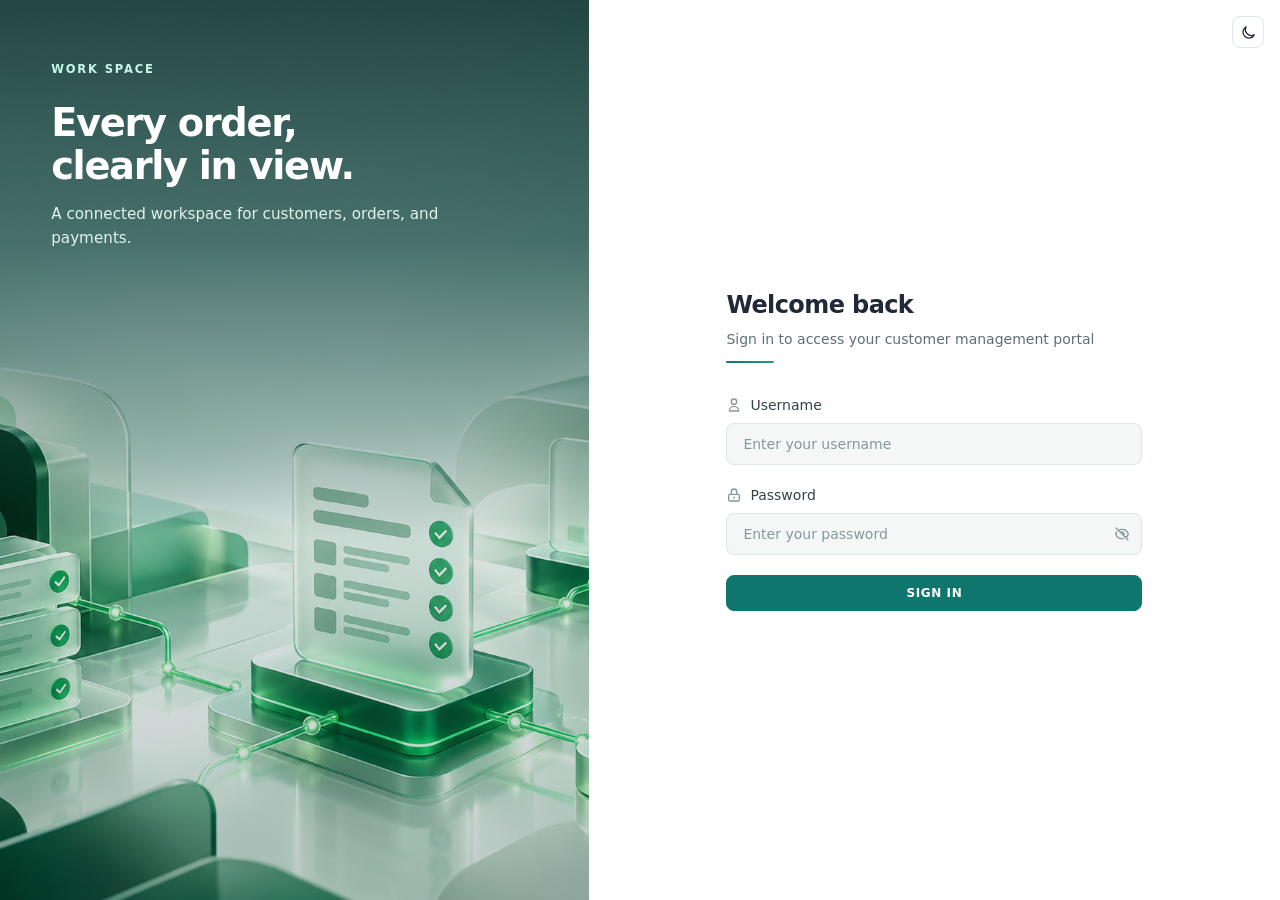
<file: saleorder-managemen/saleordermanagement/index.html>
<!DOCTYPE html><html lang="en"><head><meta charSet="utf-8"/><meta name="viewport" content="width=device-width, initial-scale=1"/><link rel="stylesheet" href="/_next/static/css/ac45baf8b69ca39b.css" data-precedence="next"/><link rel="stylesheet" href="/_next/static/css/5e189d421eaca687.css" data-precedence="next"/><link rel="stylesheet" href="/_next/static/css/ffb18351110df3fe.css" data-precedence="next"/><link rel="preload" as="script" fetchPriority="low" href="/_next/static/chunks/webpack-f94cb93c6e6713fd.js"/><script src="/_next/static/chunks/fd9d1056-460ba6f885b1ebba.js" async=""></script><script src="/_next/static/chunks/23-a2b3796dd74339d5.js" async=""></script><script src="/_next/static/chunks/main-app-0f629238cbe685ab.js" async=""></script><script src="/_next/static/chunks/291-0e5365e3864aa465.js" async=""></script><script src="/_next/static/chunks/app/saleorder-managemen/saleordermanagement/page-0ef608e63a043280.js" async=""></script><script src="/_next/static/chunks/460-f5aad34b6946eea5.js" async=""></script><script src="/_next/static/chunks/109-92fd74b80ddcc7dd.js" async=""></script><script src="/_next/static/chunks/236-e3e2e33633909fd4.js" async=""></script><script src="/_next/static/chunks/app/layout-6fa56d103fae0a82.js" async=""></script><link rel="icon" href="/favicon.ico" type="image/x-icon" sizes="16x16"/><script>try { var savedTheme = localStorage.getItem('yen-crm-theme'); var isDark = savedTheme ? savedTheme === 'dark' : window.matchMedia('(prefers-color-scheme: dark)').matches; document.documentElement.dataset.theme = isDark ? 'dark' : 'light'; document.documentElement.classList.toggle('dark', isDark); } catch (error) { document.documentElement.dataset.theme = 'light'; }</script><script src="/_next/static/chunks/polyfills-78c92fac7aa8fdd8.js" noModule=""></script></head><body><div><div><nav class="workspace-nav" aria-label="Main sections"><a class="nav-button " href="/saleorder-managemen/StatusDashboard/"><span class="nav-button__label flex items-center flex-shrink-0"><svg class="w-5 h-5" fill="none" stroke="currentColor" viewBox="0 0 24 24"><path stroke-linecap="round" stroke-linejoin="round" stroke-width="2" d="M4 6a2 2 0 012-2h2a2 2 0 012 2v2a2 2 0 01-2 2H6a2 2 0 01-2-2V6zm10 0a2 2 0 012-2h2a2 2 0 012 2v2a2 2 0 01-2 2h-2a2 2 0 01-2-2V6zM4 16a2 2 0 012-2h2a2 2 0 012 2v2a2 2 0 01-2 2H6a2 2 0 01-2-2v-2zm10 0a2 2 0 012-2h2a2 2 0 012 2v2a2 2 0 01-2 2h-2a2 2 0 01-2-2v-2z"></path></svg></span><span class="nav-button__label">Status Dashboard</span></a><a aria-current="page" class="nav-button nav-button--active" href="/saleorder-managemen/saleordermanagement/"><span class="nav-button__label flex items-center flex-shrink-0"><svg class="w-5 h-5" fill="none" stroke="currentColor" viewBox="0 0 24 24"><path stroke-linecap="round" stroke-linejoin="round" stroke-width="2" d="M20 7l-8-4-8 4m16 0l-8 4m8-4v10l-8 4m0-10L4 7m8 4v10M4 7v10l8 4"></path></svg></span><span class="nav-button__label">sale Order Management</span></a><a class="nav-button " href="/saleorder-managemen/MasterAdmin/"><span class="nav-button__label flex items-center flex-shrink-0"><svg class="w-5 h-5" fill="none" stroke="currentColor" viewBox="0 0 24 24"><path stroke-linecap="round" stroke-linejoin="round" stroke-width="2" d="M12 4a4 4 0 100 8 4 4 0 000-8zM4 21v-1a8 8 0 0116 0v1M19 8h3m-1.5-1.5v3"></path></svg></span><span class="nav-button__label">Master Admin</span></a></nav></div><nav class="workspace-nav workspace-nav--sub" aria-label="Sale order sections"><a class="nav-subbutton " href="/saleorder-managemen/saleordermanagement/takeAwayItems/"><span class="flex items-center flex-shrink-0"><svg class="w-5 h-5" fill="none" stroke="currentColor" viewBox="0 0 24 24"><path stroke-linecap="round" stroke-linejoin="round" stroke-width="2" d="M3 3h2l.4 2M7 13h10l4-8H5.4M7 13L5.4 5M7 13l-2.293 2.293c-.63.63-.184 1.707.707 1.707H17m0 0a2 2 0 100 4 2 2 0 000-4zm-8 2a2 2 0 100 4 2 2 0 000-4z"></path></svg></span><span>Order Items</span></a><a class="nav-subbutton " href="/saleorder-managemen/saleordermanagement/InvoicedPayments/"><span class="flex items-center flex-shrink-0"><svg class="w-5 h-5" fill="none" stroke="currentColor" viewBox="0 0 24 24"><path stroke-linecap="round" stroke-linejoin="round" stroke-width="2" d="M9 12h6m-6 4h6m2 5H7a2 2 0 01-2-2V5a2 2 0 012-2h5.586a1 1 0 01.707.293l5.414 5.414a1 1 0 01.293.707V19a2 2 0 01-2 2z"></path></svg></span><span>Invoiced Items</span></a><a class="nav-subbutton " href="/saleorder-managemen/saleordermanagement/FinishedPayments/"><span class="flex items-center flex-shrink-0"><svg class="w-5 h-5" fill="none" stroke="currentColor" viewBox="0 0 24 24"><path stroke-linecap="round" stroke-linejoin="round" stroke-width="2" d="M9 12l2 2 4-4m6 2a9 9 0 11-18 0 9 9 0 0118 0z"></path></svg></span><span>Paymented Items</span></a><a class="nav-subbutton " href="/saleorder-managemen/saleordermanagement/Ledger/"><span class="flex items-center flex-shrink-0"><svg class="w-5 h-5" fill="none" stroke="currentColor" viewBox="0 0 24 24"><path stroke-linecap="round" stroke-linejoin="round" stroke-width="2" d="M12 6.253v13m0-13C10.832 5.477 9.246 5 7.5 5S4.168 5.477 3 6.253v13C4.168 18.477 5.754 18 7.5 18s3.332.477 4.5 1.253m0-13C13.168 5.477 14.754 5 16.5 5c1.747 0 3.332.477 4.5 1.253v13C19.832 18.477 18.247 18 16.5 18c-1.746 0-3.332.477-4.5 1.253"></path></svg></span><span>Ledger</span></a></nav></div><script src="/_next/static/chunks/webpack-f94cb93c6e6713fd.js" async=""></script><script>(self.__next_f=self.__next_f||[]).push([0]);self.__next_f.push([2,null])</script><script>self.__next_f.push([1,"1:HL[\"/_next/static/css/ac45baf8b69ca39b.css\",\"style\"]\n2:HL[\"/_next/static/css/5e189d421eaca687.css\",\"style\"]\n3:HL[\"/_next/static/css/ffb18351110df3fe.css\",\"style\"]\n"])</script><script>self.__next_f.push([1,"4:I[95751,[],\"\"]\n6:I[66513,[],\"ClientPageRoot\"]\n7:I[21355,[\"291\",\"static/chunks/291-0e5365e3864aa465.js\",\"142\",\"static/chunks/app/saleorder-managemen/saleordermanagement/page-0ef608e63a043280.js\"],\"default\"]\n8:I[39275,[],\"\"]\n9:I[61343,[],\"\"]\na:I[78750,[\"460\",\"static/chunks/460-f5aad34b6946eea5.js\",\"109\",\"static/chunks/109-92fd74b80ddcc7dd.js\",\"236\",\"static/chunks/236-e3e2e33633909fd4.js\",\"185\",\"static/chunks/app/layout-6fa56d103fae0a82.js\"],\"default\"]\nd:I[76130,[],\"\"]\nb:{}\ne:[]\n"])</script><script>self.__next_f.push([1,"0:[[[\"$\",\"link\",\"0\",{\"rel\":\"stylesheet\",\"href\":\"/_next/static/css/ac45baf8b69ca39b.css\",\"precedence\":\"next\",\"crossOrigin\":\"$undefined\"}],[\"$\",\"link\",\"1\",{\"rel\":\"stylesheet\",\"href\":\"/_next/static/css/5e189d421eaca687.css\",\"precedence\":\"next\",\"crossOrigin\":\"$undefined\"}],[\"$\",\"link\",\"2\",{\"rel\":\"stylesheet\",\"href\":\"/_next/static/css/ffb18351110df3fe.css\",\"precedence\":\"next\",\"crossOrigin\":\"$undefined\"}]],[\"$\",\"$L4\",null,{\"buildId\":\"jlcMY3gataZ_c7gkFaIni\",\"assetPrefix\":\"\",\"initialCanonicalUrl\":\"/saleorder-managemen/saleordermanagement/\",\"initialTree\":[\"\",{\"children\":[\"saleorder-managemen\",{\"children\":[\"saleordermanagement\",{\"children\":[\"__PAGE__\",{}]}]}]},\"$undefined\",\"$undefined\",true],\"initialSeedData\":[\"\",{\"children\":[\"saleorder-managemen\",{\"children\":[\"saleordermanagement\",{\"children\":[\"__PAGE__\",{},[[\"$L5\",[\"$\",\"$L6\",null,{\"props\":{\"params\":{},\"searchParams\":{}},\"Component\":\"$7\"}]],null],null]},[\"$\",\"$L8\",null,{\"parallelRouterKey\":\"children\",\"segmentPath\":[\"children\",\"saleorder-managemen\",\"children\",\"saleordermanagement\",\"children\"],\"error\":\"$undefined\",\"errorStyles\":\"$undefined\",\"errorScripts\":\"$undefined\",\"template\":[\"$\",\"$L9\",null,{}],\"templateStyles\":\"$undefined\",\"templateScripts\":\"$undefined\",\"notFound\":\"$undefined\",\"notFoundStyles\":\"$undefined\",\"styles\":null}],null]},[\"$\",\"$L8\",null,{\"parallelRouterKey\":\"children\",\"segmentPath\":[\"children\",\"saleorder-managemen\",\"children\"],\"error\":\"$undefined\",\"errorStyles\":\"$undefined\",\"errorScripts\":\"$undefined\",\"template\":[\"$\",\"$L9\",null,{}],\"templateStyles\":\"$undefined\",\"templateScripts\":\"$undefined\",\"notFound\":\"$undefined\",\"notFoundStyles\":\"$undefined\",\"styles\":null}],null]},[[\"$\",\"$La\",null,{\"children\":[\"$\",\"$L8\",null,{\"parallelRouterKey\":\"children\",\"segmentPath\":[\"children\"],\"error\":\"$undefined\",\"errorStyles\":\"$undefined\",\"errorScripts\":\"$undefined\",\"template\":[\"$\",\"$L9\",null,{}],\"templateStyles\":\"$undefined\",\"templateScripts\":\"$undefined\",\"notFound\":[[\"$\",\"title\",null,{\"children\":\"404: This page could not be found.\"}],[\"$\",\"div\",null,{\"style\":{\"fontFamily\":\"system-ui,\\\"Segoe UI\\\",Roboto,Helvetica,Arial,sans-serif,\\\"Apple Color Emoji\\\",\\\"Segoe UI Emoji\\\"\",\"height\":\"100vh\",\"textAlign\":\"center\",\"display\":\"flex\",\"flexDirection\":\"column\",\"alignItems\":\"center\",\"justifyContent\":\"center\"},\"children\":[\"$\",\"div\",null,{\"children\":[[\"$\",\"style\",null,{\"dangerouslySetInnerHTML\":{\"__html\":\"body{color:#000;background:#fff;margin:0}.next-error-h1{border-right:1px solid rgba(0,0,0,.3)}@media (prefers-color-scheme:dark){body{color:#fff;background:#000}.next-error-h1{border-right:1px solid rgba(255,255,255,.3)}}\"}}],[\"$\",\"h1\",null,{\"className\":\"next-error-h1\",\"style\":{\"display\":\"inline-block\",\"margin\":\"0 20px 0 0\",\"padding\":\"0 23px 0 0\",\"fontSize\":24,\"fontWeight\":500,\"verticalAlign\":\"top\",\"lineHeight\":\"49px\"},\"children\":\"404\"}],[\"$\",\"div\",null,{\"style\":{\"display\":\"inline-block\"},\"children\":[\"$\",\"h2\",null,{\"style\":{\"fontSize\":14,\"fontWeight\":400,\"lineHeight\":\"49px\",\"margin\":0},\"children\":\"This page could not be found.\"}]}]]}]}]],\"notFoundStyles\":[],\"styles\":null}],\"params\":\"$b\"}],null],null],\"couldBeIntercepted\":false,\"initialHead\":[false,\"$Lc\"],\"globalErrorComponent\":\"$d\",\"missingSlots\":\"$We\"}]]\n"])</script><script>self.__next_f.push([1,"c:[[\"$\",\"meta\",\"0\",{\"name\":\"viewport\",\"content\":\"width=device-width, initial-scale=1\"}],[\"$\",\"meta\",\"1\",{\"charSet\":\"utf-8\"}],[\"$\",\"link\",\"2\",{\"rel\":\"icon\",\"href\":\"/favicon.ico\",\"type\":\"image/x-icon\",\"sizes\":\"16x16\"}]]\n5:null\n"])</script></body></html>
</file>
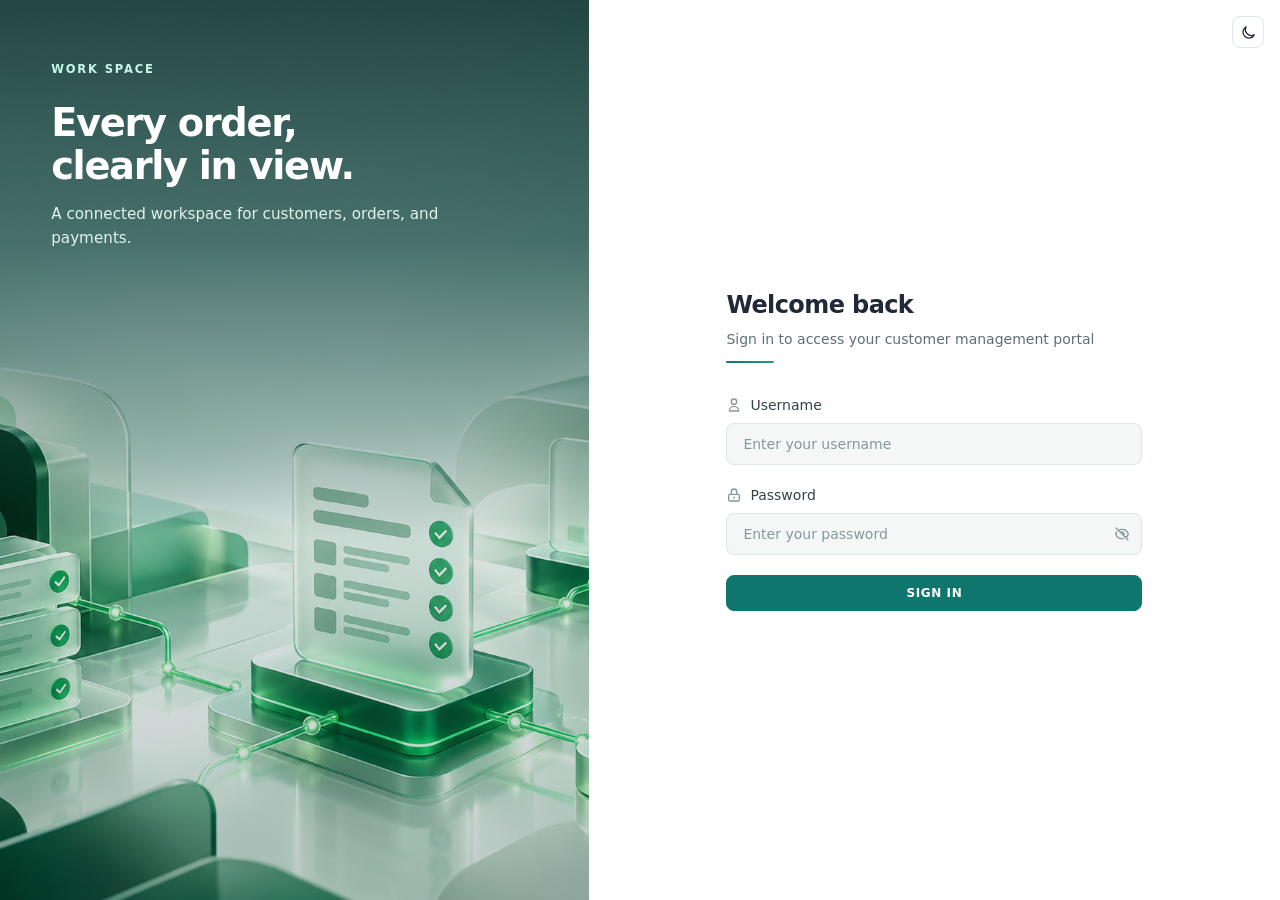
<file: saleorder-managemen/StatusDashboard/index.html>
<!DOCTYPE html><html lang="en"><head><meta charSet="utf-8"/><meta name="viewport" content="width=device-width, initial-scale=1"/><link rel="stylesheet" href="/_next/static/css/ac45baf8b69ca39b.css" data-precedence="next"/><link rel="stylesheet" href="/_next/static/css/5e189d421eaca687.css" data-precedence="next"/><link rel="stylesheet" href="/_next/static/css/ffb18351110df3fe.css" data-precedence="next"/><link rel="stylesheet" href="/_next/static/css/e9b5c8e9ee5edd34.css" data-precedence="next"/><link rel="preload" as="script" fetchPriority="low" href="/_next/static/chunks/webpack-f94cb93c6e6713fd.js"/><script src="/_next/static/chunks/fd9d1056-460ba6f885b1ebba.js" async=""></script><script src="/_next/static/chunks/23-a2b3796dd74339d5.js" async=""></script><script src="/_next/static/chunks/main-app-0f629238cbe685ab.js" async=""></script><script src="/_next/static/chunks/291-0e5365e3864aa465.js" async=""></script><script src="/_next/static/chunks/127-772b446879721a8f.js" async=""></script><script src="/_next/static/chunks/460-f5aad34b6946eea5.js" async=""></script><script src="/_next/static/chunks/109-92fd74b80ddcc7dd.js" async=""></script><script src="/_next/static/chunks/684-f3ba2076a9294b26.js" async=""></script><script src="/_next/static/chunks/app/saleorder-managemen/StatusDashboard/page-7bd500788950dc37.js" async=""></script><script src="/_next/static/chunks/236-e3e2e33633909fd4.js" async=""></script><script src="/_next/static/chunks/app/layout-6fa56d103fae0a82.js" async=""></script><link rel="icon" href="/favicon.ico" type="image/x-icon" sizes="16x16"/><script>try { var savedTheme = localStorage.getItem('yen-crm-theme'); var isDark = savedTheme ? savedTheme === 'dark' : window.matchMedia('(prefers-color-scheme: dark)').matches; document.documentElement.dataset.theme = isDark ? 'dark' : 'light'; document.documentElement.classList.toggle('dark', isDark); } catch (error) { document.documentElement.dataset.theme = 'light'; }</script><script src="/_next/static/chunks/polyfills-78c92fac7aa8fdd8.js" noModule=""></script></head><body><div><div><nav class="workspace-nav" aria-label="Main sections"><a aria-current="page" class="nav-button nav-button--active" href="/saleorder-managemen/StatusDashboard/"><span class="nav-button__label flex items-center justify-center"><svg class="w-5 h-5" fill="none" stroke="currentColor" viewBox="0 0 24 24"><path stroke-linecap="round" stroke-linejoin="round" stroke-width="2" d="M4 6a2 2 0 012-2h2a2 2 0 012 2v2a2 2 0 01-2 2H6a2 2 0 01-2-2V6zm10 0a2 2 0 012-2h2a2 2 0 012 2v2a2 2 0 01-2 2h-2a2 2 0 01-2-2V6zM4 16a2 2 0 012-2h2a2 2 0 012 2v2a2 2 0 01-2 2H6a2 2 0 01-2-2v-2zm10 0a2 2 0 012-2h2a2 2 0 012 2v2a2 2 0 01-2 2h-2a2 2 0 01-2-2v-2z"></path></svg></span><span class="nav-button__label">Status Dashboard</span></a><a class="nav-button " href="/saleorder-managemen/saleordermanagement/"><span class="nav-button__label flex items-center justify-center"><svg class="w-5 h-5" fill="none" stroke="currentColor" viewBox="0 0 24 24"><path stroke-linecap="round" stroke-linejoin="round" stroke-width="2" d="M20 7l-8-4-8 4m16 0l-8 4m8-4v10l-8 4m0-10L4 7m8 4v10M4 7v10l8 4"></path></svg></span><span class="nav-button__label">Sale Order Management</span></a><a class="nav-button " href="/saleorder-managemen/MasterAdmin/"><span class="nav-button__label flex items-center justify-center"><svg class="w-5 h-5" fill="none" stroke="currentColor" viewBox="0 0 24 24"><path stroke-linecap="round" stroke-linejoin="round" stroke-width="2" d="M12 4a4 4 0 100 8 4 4 0 000-8zM4 21v-1a8 8 0 0116 0v1M19 8h3m-1.5-1.5v3"></path></svg></span><span class="nav-button__label">Master Admin</span></a></nav></div><div class="dashboard-page"><div class="dashboard-content"><div class="dashboard-filters bg-white rounded-xl border border-gray-100 shadow-sm p-3"><div class="grid grid-cols-1 md:grid-cols-2 gap-2 items-center"><div class="relative"><div class="
                    dashboard-filter-control w-full pl-3 pr-10 rounded-lg border text-sm
                    flex items-center justify-between cursor-text
                    transition-all duration-200
                    border-gray-200 bg-white text-gray-500 hover:border-gray-300 hover:bg-gray-50
                  "><div class="flex items-center gap-2 w-full"><style data-emotion="css 1sqh2tk">.css-1sqh2tk{-webkit-user-select:none;-moz-user-select:none;-ms-user-select:none;user-select:none;width:1em;height:1em;display:inline-block;fill:currentColor;-webkit-flex-shrink:0;-ms-flex-negative:0;flex-shrink:0;-webkit-transition:fill 200ms cubic-bezier(0.4, 0, 0.2, 1) 0ms;transition:fill 200ms cubic-bezier(0.4, 0, 0.2, 1) 0ms;font-size:1.5rem;font-size:18px;color:var(--app-muted);}</style><svg class="MuiSvgIcon-root MuiSvgIcon-fontSizeMedium css-1sqh2tk" focusable="false" aria-hidden="true" viewBox="0 0 24 24" data-testid="BusinessIcon"><path d="M12 7V3H2v18h20V7zM6 19H4v-2h2zm0-4H4v-2h2zm0-4H4V9h2zm0-4H4V5h2zm4 12H8v-2h2zm0-4H8v-2h2zm0-4H8V9h2zm0-4H8V5h2zm10 12h-8v-2h2v-2h-2v-2h2v-2h-2V9h8zm-2-8h-2v2h2zm0 4h-2v2h2z"></path></svg><div class="flex-1 relative"><span class="truncate block">Search company...</span></div></div><div class="absolute right-2 top-1/2 transform -translate-y-1/2 flex items-center gap-1"><style data-emotion="css 1t8ohj1">.css-1t8ohj1{-webkit-user-select:none;-moz-user-select:none;-ms-user-select:none;user-select:none;width:1em;height:1em;display:inline-block;fill:currentColor;-webkit-flex-shrink:0;-ms-flex-negative:0;flex-shrink:0;-webkit-transition:fill 200ms cubic-bezier(0.4, 0, 0.2, 1) 0ms;transition:fill 200ms cubic-bezier(0.4, 0, 0.2, 1) 0ms;font-size:1.5rem;font-size:20px;color:var(--app-muted);-webkit-transform:rotate(0deg);-moz-transform:rotate(0deg);-ms-transform:rotate(0deg);transform:rotate(0deg);}</style><svg class="MuiSvgIcon-root MuiSvgIcon-fontSizeMedium css-1t8ohj1" focusable="false" aria-hidden="true" viewBox="0 0 24 24" data-testid="KeyboardArrowDownIcon"><path d="M7.41 8.59 12 13.17l4.59-4.58L18 10l-6 6-6-6z"></path></svg></div></div></div><div class="relative"><div class="
                    dashboard-filter-control w-full pl-3 pr-8 rounded-lg border text-sm
                    flex items-center justify-between cursor-pointer
                    transition-all duration-200
                    border-gray-200 bg-white text-gray-500 hover:border-gray-300 hover:bg-gray-50
                  "><div class="flex items-center gap-2 truncate"><style data-emotion="css 1sqh2tk">.css-1sqh2tk{-webkit-user-select:none;-moz-user-select:none;-ms-user-select:none;user-select:none;width:1em;height:1em;display:inline-block;fill:currentColor;-webkit-flex-shrink:0;-ms-flex-negative:0;flex-shrink:0;-webkit-transition:fill 200ms cubic-bezier(0.4, 0, 0.2, 1) 0ms;transition:fill 200ms cubic-bezier(0.4, 0, 0.2, 1) 0ms;font-size:1.5rem;font-size:18px;color:var(--app-muted);}</style><svg class="MuiSvgIcon-root MuiSvgIcon-fontSizeMedium css-1sqh2tk" focusable="false" aria-hidden="true" viewBox="0 0 24 24" data-testid="CalendarTodayIcon"><path d="M20 3h-1V1h-2v2H7V1H5v2H4c-1.1 0-2 .9-2 2v16c0 1.1.9 2 2 2h16c1.1 0 2-.9 2-2V5c0-1.1-.9-2-2-2m0 18H4V8h16z"></path></svg><span class="truncate">Select Date Range</span></div><div class="flex items-center gap-1"><style data-emotion="css 1t8ohj1">.css-1t8ohj1{-webkit-user-select:none;-moz-user-select:none;-ms-user-select:none;user-select:none;width:1em;height:1em;display:inline-block;fill:currentColor;-webkit-flex-shrink:0;-ms-flex-negative:0;flex-shrink:0;-webkit-transition:fill 200ms cubic-bezier(0.4, 0, 0.2, 1) 0ms;transition:fill 200ms cubic-bezier(0.4, 0, 0.2, 1) 0ms;font-size:1.5rem;font-size:20px;color:var(--app-muted);-webkit-transform:rotate(0deg);-moz-transform:rotate(0deg);-ms-transform:rotate(0deg);transform:rotate(0deg);}</style><svg class="MuiSvgIcon-root MuiSvgIcon-fontSizeMedium css-1t8ohj1" focusable="false" aria-hidden="true" viewBox="0 0 24 24" data-testid="KeyboardArrowDownIcon"><path d="M7.41 8.59 12 13.17l4.59-4.58L18 10l-6 6-6-6z"></path></svg></div></div></div></div></div><div class="dashboard-section-title"><h3>Financial position</h3><p>From booked value to cash collected</p></div><div class="grid grid-cols-1 sm:grid-cols-2 xl:grid-cols-3 gap-2"><div class="bg-white rounded-xl p-3 border border-slate-200 animate-pulse min-h-[112px]"><div class="w-7 h-7 rounded-lg bg-slate-100 mb-2.5"></div><div class="h-4 bg-slate-100 rounded w-3/4 mb-1.5"></div><div class="h-2.5 bg-slate-50 rounded w-1/2"></div></div><div class="bg-white rounded-xl p-3 border border-slate-200 animate-pulse min-h-[112px]"><div class="w-7 h-7 rounded-lg bg-slate-100 mb-2.5"></div><div class="h-4 bg-slate-100 rounded w-3/4 mb-1.5"></div><div class="h-2.5 bg-slate-50 rounded w-1/2"></div></div><div class="bg-white rounded-xl p-3 border border-slate-200 animate-pulse min-h-[112px]"><div class="w-7 h-7 rounded-lg bg-slate-100 mb-2.5"></div><div class="h-4 bg-slate-100 rounded w-3/4 mb-1.5"></div><div class="h-2.5 bg-slate-50 rounded w-1/2"></div></div></div><div class="dashboard-section-title"><h3>Order pipeline</h3><p>Select a status to inspect its orders</p></div><div class="grid grid-cols-2 sm:grid-cols-3 xl:grid-cols-5 gap-2"><div class="bg-white rounded-xl p-3 border border-slate-200 animate-pulse min-h-[112px]"><div class="w-7 h-7 rounded-lg bg-slate-100 mb-2.5"></div><div class="h-4 bg-slate-100 rounded w-3/4 mb-1.5"></div><div class="h-2.5 bg-slate-50 rounded w-1/2"></div></div><div class="bg-white rounded-xl p-3 border border-slate-200 animate-pulse min-h-[112px]"><div class="w-7 h-7 rounded-lg bg-slate-100 mb-2.5"></div><div class="h-4 bg-slate-100 rounded w-3/4 mb-1.5"></div><div class="h-2.5 bg-slate-50 rounded w-1/2"></div></div><div class="bg-white rounded-xl p-3 border border-slate-200 animate-pulse min-h-[112px]"><div class="w-7 h-7 rounded-lg bg-slate-100 mb-2.5"></div><div class="h-4 bg-slate-100 rounded w-3/4 mb-1.5"></div><div class="h-2.5 bg-slate-50 rounded w-1/2"></div></div><div class="bg-white rounded-xl p-3 border border-slate-200 animate-pulse min-h-[112px]"><div class="w-7 h-7 rounded-lg bg-slate-100 mb-2.5"></div><div class="h-4 bg-slate-100 rounded w-3/4 mb-1.5"></div><div class="h-2.5 bg-slate-50 rounded w-1/2"></div></div><div class="bg-white rounded-xl p-3 border border-slate-200 animate-pulse min-h-[112px]"><div class="w-7 h-7 rounded-lg bg-slate-100 mb-2.5"></div><div class="h-4 bg-slate-100 rounded w-3/4 mb-1.5"></div><div class="h-2.5 bg-slate-50 rounded w-1/2"></div></div></div><div class="dashboard-section-title"><h3>Trends and items</h3><p>See where revenue and demand are moving</p></div><div class="grid grid-cols-1 md:grid-cols-2 xl:grid-cols-3 gap-2 items-stretch"><div class="bg-white rounded-xl border border-gray-100 p-2.5 shadow-sm h-full min-w-0"><div class="flex items-center gap-2 mb-2"><div class="w-7 h-7 rounded-lg bg-[var(--app-selected)] flex items-center justify-center"><svg class="w-4 h-4 text-deepseek-blue" fill="none" stroke="currentColor" viewBox="0 0 24 24"><path stroke-linecap="round" stroke-linejoin="round" stroke-width="2" d="M11 3.055A9.001 9.001 0 1020.945 13H11V3.055z"></path><path stroke-linecap="round" stroke-linejoin="round" stroke-width="2" d="M20.488 9H15V3.512A9.025 9.025 0 0120.488 9z"></path></svg></div><h3 class="text-sm font-semibold text-gray-700">Payment Distribution</h3></div><div class="h-[200px] flex flex-col items-center justify-center text-gray-300 gap-2"><svg class="w-10 h-10" fill="none" stroke="currentColor" viewBox="0 0 24 24"><path stroke-linecap="round" stroke-linejoin="round" stroke-width="1.5" d="M11 3.055A9.001 9.001 0 1020.945 13H11V3.055z"></path></svg><p class="text-sm">No data available</p></div></div><div class="bg-white rounded-xl border border-gray-100 p-2.5 shadow-sm h-full flex flex-col min-w-0"><div class="flex items-center justify-between gap-2 mb-2"><div class="flex items-center gap-2"><div class="w-6 h-6 rounded-md bg-[var(--app-selected)] flex items-center justify-center"><svg class="w-3.5 h-3.5 text-deepseek-blue" fill="none" stroke="currentColor" viewBox="0 0 24 24"><path stroke-linecap="round" stroke-linejoin="round" stroke-width="2" d="M9 19v-6a2 2 0 00-2-2H5a2 2 0 00-2 2v6a2 2 0 002 2h2a2 2 0 002-2zm0 0V9a2 2 0 012-2h2a2 2 0 012 2v10m-6 0a2 2 0 002 2h2a2 2 0 002-2m0 0V5a2 2 0 012-2h2a2 2 0 012 2v14a2 2 0 01-2 2h-2a2 2 0 01-2-2z"></path></svg></div><h3 class="text-xs font-bold text-gray-600 uppercase tracking-wider">Last 7 Days</h3></div></div><div class="flex-1 min-h-[145px] sm:min-h-[160px]"><div class="h-full flex flex-col items-center justify-center text-gray-200 gap-2"><svg class="w-8 h-8" fill="none" stroke="currentColor" viewBox="0 0 24 24"><path stroke-linecap="round" stroke-linejoin="round" stroke-width="1.5" d="M9 19v-6a2 2 0 00-2-2H5a2 2 0 00-2 2v6a2 2 0 002 2h2a2 2 0 002-2zm0 0V9a2 2 0 012-2h2a2 2 0 012 2v10m-6 0a2 2 0 002 2h2a2 2 0 002-2m0 0V5a2 2 0 012-2h2a2 2 0 012 2v14a2 2 0 01-2 2h-2a2 2 0 01-2-2z"></path></svg><p class="text-[11px] text-gray-400">Loading trend…</p></div></div></div><div class="dashboard-items-panel bg-white rounded-xl border border-gray-100 p-2.5 shadow-sm h-full flex flex-col min-w-0"><div class="flex items-center justify-between gap-2 mb-2"><div><h3 class="text-sm font-semibold text-gray-700">All Items</h3><p class="text-[10px] text-gray-400 mt-0.5">Total item quantity across all orders</p></div><span class="text-[10px] font-semibold text-[var(--app-link)] bg-[var(--app-selected)] px-2 py-1 rounded-lg whitespace-nowrap">0 / 0</span></div><div class="flex-1 max-h-[260px] min-h-[190px] overflow-y-auto pr-1 space-y-2 custom-scrollbar"><div class="h-[220px] flex flex-col items-center justify-center text-center px-4"><div class="w-12 h-12 rounded-full bg-gray-50 flex items-center justify-center mb-3"><svg class="w-6 h-6 text-gray-300" fill="none" stroke="currentColor" viewBox="0 0 24 24"><path stroke-linecap="round" stroke-linejoin="round" stroke-width="1.5" d="M20 13V6a2 2 0 00-2-2H6a2 2 0 00-2 2v7m14 0h2l-2 3H6l-2-3h2m12 0H6"></path></svg></div><p class="text-xs font-semibold text-gray-600">No items found</p><p class="text-[10px] text-gray-400 mt-1">No grouped items match the selected filters.</p></div><div class="h-1"></div></div></div></div><div class="dashboard-section-title"><h3>Orders</h3><p>Review the records behind the selected view</p></div><div class="relative min-h-[300px]"><div class="flex flex-col items-center justify-center py-20 text-center px-4"><div class="w-16 h-16 bg-gray-50 rounded-full flex items-center justify-center mb-4"><svg class="w-8 h-8 text-gray-300" fill="none" stroke="currentColor" viewBox="0 0 24 24"><path stroke-linecap="round" stroke-linejoin="round" stroke-width="1.5" d="M21 21l-6-6m2-5a7 7 0 11-14 0 7 7 0 0114 0z"></path></svg></div><h3 class="text-sm font-semibold text-gray-700">No records found</h3><p class="text-xs text-gray-400 mt-1 max-w-xs">We could not find any matches for your search or filter. Try adjusting your selection.</p></div></div></div></div></div><script src="/_next/static/chunks/webpack-f94cb93c6e6713fd.js" async=""></script><script>(self.__next_f=self.__next_f||[]).push([0]);self.__next_f.push([2,null])</script><script>self.__next_f.push([1,"1:HL[\"/_next/static/css/ac45baf8b69ca39b.css\",\"style\"]\n2:HL[\"/_next/static/css/5e189d421eaca687.css\",\"style\"]\n3:HL[\"/_next/static/css/ffb18351110df3fe.css\",\"style\"]\n4:HL[\"/_next/static/css/e9b5c8e9ee5edd34.css\",\"style\"]\n"])</script><script>self.__next_f.push([1,"5:I[95751,[],\"\"]\n7:I[66513,[],\"ClientPageRoot\"]\n8:I[20814,[\"291\",\"static/chunks/291-0e5365e3864aa465.js\",\"127\",\"static/chunks/127-772b446879721a8f.js\",\"460\",\"static/chunks/460-f5aad34b6946eea5.js\",\"109\",\"static/chunks/109-92fd74b80ddcc7dd.js\",\"684\",\"static/chunks/684-f3ba2076a9294b26.js\",\"986\",\"static/chunks/app/saleorder-managemen/StatusDashboard/page-7bd500788950dc37.js\"],\"default\"]\n9:I[39275,[],\"\"]\na:I[61343,[],\"\"]\nb:I[78750,[\"460\",\"static/chunks/460-f5aad34b6946eea5.js\",\"109\",\"static/chunks/109-92fd74b80ddcc7dd.js\",\"236\",\"static/chunks/236-e3e2e33633909fd4.js\",\"185\",\"static/chunks/app/layout-6fa56d103fae0a82.js\"],\"default\"]\ne:I[76130,[],\"\"]\nc:{}\nf:[]\n"])</script><script>self.__next_f.push([1,"0:[[[\"$\",\"link\",\"0\",{\"rel\":\"stylesheet\",\"href\":\"/_next/static/css/ac45baf8b69ca39b.css\",\"precedence\":\"next\",\"crossOrigin\":\"$undefined\"}],[\"$\",\"link\",\"1\",{\"rel\":\"stylesheet\",\"href\":\"/_next/static/css/5e189d421eaca687.css\",\"precedence\":\"next\",\"crossOrigin\":\"$undefined\"}],[\"$\",\"link\",\"2\",{\"rel\":\"stylesheet\",\"href\":\"/_next/static/css/ffb18351110df3fe.css\",\"precedence\":\"next\",\"crossOrigin\":\"$undefined\"}]],[\"$\",\"$L5\",null,{\"buildId\":\"jlcMY3gataZ_c7gkFaIni\",\"assetPrefix\":\"\",\"initialCanonicalUrl\":\"/saleorder-managemen/StatusDashboard/\",\"initialTree\":[\"\",{\"children\":[\"saleorder-managemen\",{\"children\":[\"StatusDashboard\",{\"children\":[\"__PAGE__\",{}]}]}]},\"$undefined\",\"$undefined\",true],\"initialSeedData\":[\"\",{\"children\":[\"saleorder-managemen\",{\"children\":[\"StatusDashboard\",{\"children\":[\"__PAGE__\",{},[[\"$L6\",[\"$\",\"$L7\",null,{\"props\":{\"params\":{},\"searchParams\":{}},\"Component\":\"$8\"}]],null],null]},[\"$\",\"$L9\",null,{\"parallelRouterKey\":\"children\",\"segmentPath\":[\"children\",\"saleorder-managemen\",\"children\",\"StatusDashboard\",\"children\"],\"error\":\"$undefined\",\"errorStyles\":\"$undefined\",\"errorScripts\":\"$undefined\",\"template\":[\"$\",\"$La\",null,{}],\"templateStyles\":\"$undefined\",\"templateScripts\":\"$undefined\",\"notFound\":\"$undefined\",\"notFoundStyles\":\"$undefined\",\"styles\":[[\"$\",\"link\",\"0\",{\"rel\":\"stylesheet\",\"href\":\"/_next/static/css/e9b5c8e9ee5edd34.css\",\"precedence\":\"next\",\"crossOrigin\":\"$undefined\"}]]}],null]},[\"$\",\"$L9\",null,{\"parallelRouterKey\":\"children\",\"segmentPath\":[\"children\",\"saleorder-managemen\",\"children\"],\"error\":\"$undefined\",\"errorStyles\":\"$undefined\",\"errorScripts\":\"$undefined\",\"template\":[\"$\",\"$La\",null,{}],\"templateStyles\":\"$undefined\",\"templateScripts\":\"$undefined\",\"notFound\":\"$undefined\",\"notFoundStyles\":\"$undefined\",\"styles\":null}],null]},[[\"$\",\"$Lb\",null,{\"children\":[\"$\",\"$L9\",null,{\"parallelRouterKey\":\"children\",\"segmentPath\":[\"children\"],\"error\":\"$undefined\",\"errorStyles\":\"$undefined\",\"errorScripts\":\"$undefined\",\"template\":[\"$\",\"$La\",null,{}],\"templateStyles\":\"$undefined\",\"templateScripts\":\"$undefined\",\"notFound\":[[\"$\",\"title\",null,{\"children\":\"404: This page could not be found.\"}],[\"$\",\"div\",null,{\"style\":{\"fontFamily\":\"system-ui,\\\"Segoe UI\\\",Roboto,Helvetica,Arial,sans-serif,\\\"Apple Color Emoji\\\",\\\"Segoe UI Emoji\\\"\",\"height\":\"100vh\",\"textAlign\":\"center\",\"display\":\"flex\",\"flexDirection\":\"column\",\"alignItems\":\"center\",\"justifyContent\":\"center\"},\"children\":[\"$\",\"div\",null,{\"children\":[[\"$\",\"style\",null,{\"dangerouslySetInnerHTML\":{\"__html\":\"body{color:#000;background:#fff;margin:0}.next-error-h1{border-right:1px solid rgba(0,0,0,.3)}@media (prefers-color-scheme:dark){body{color:#fff;background:#000}.next-error-h1{border-right:1px solid rgba(255,255,255,.3)}}\"}}],[\"$\",\"h1\",null,{\"className\":\"next-error-h1\",\"style\":{\"display\":\"inline-block\",\"margin\":\"0 20px 0 0\",\"padding\":\"0 23px 0 0\",\"fontSize\":24,\"fontWeight\":500,\"verticalAlign\":\"top\",\"lineHeight\":\"49px\"},\"children\":\"404\"}],[\"$\",\"div\",null,{\"style\":{\"display\":\"inline-block\"},\"children\":[\"$\",\"h2\",null,{\"style\":{\"fontSize\":14,\"fontWeight\":400,\"lineHeight\":\"49px\",\"margin\":0},\"children\":\"This page could not be found.\"}]}]]}]}]],\"notFoundStyles\":[],\"styles\":null}],\"params\":\"$c\"}],null],null],\"couldBeIntercepted\":false,\"initialHead\":[false,\"$Ld\"],\"globalErrorComponent\":\"$e\",\"missingSlots\":\"$Wf\"}]]\n"])</script><script>self.__next_f.push([1,"d:[[\"$\",\"meta\",\"0\",{\"name\":\"viewport\",\"content\":\"width=device-width, initial-scale=1\"}],[\"$\",\"meta\",\"1\",{\"charSet\":\"utf-8\"}],[\"$\",\"link\",\"2\",{\"rel\":\"icon\",\"href\":\"/favicon.ico\",\"type\":\"image/x-icon\",\"sizes\":\"16x16\"}]]\n6:null\n"])</script></body></html>
</file>
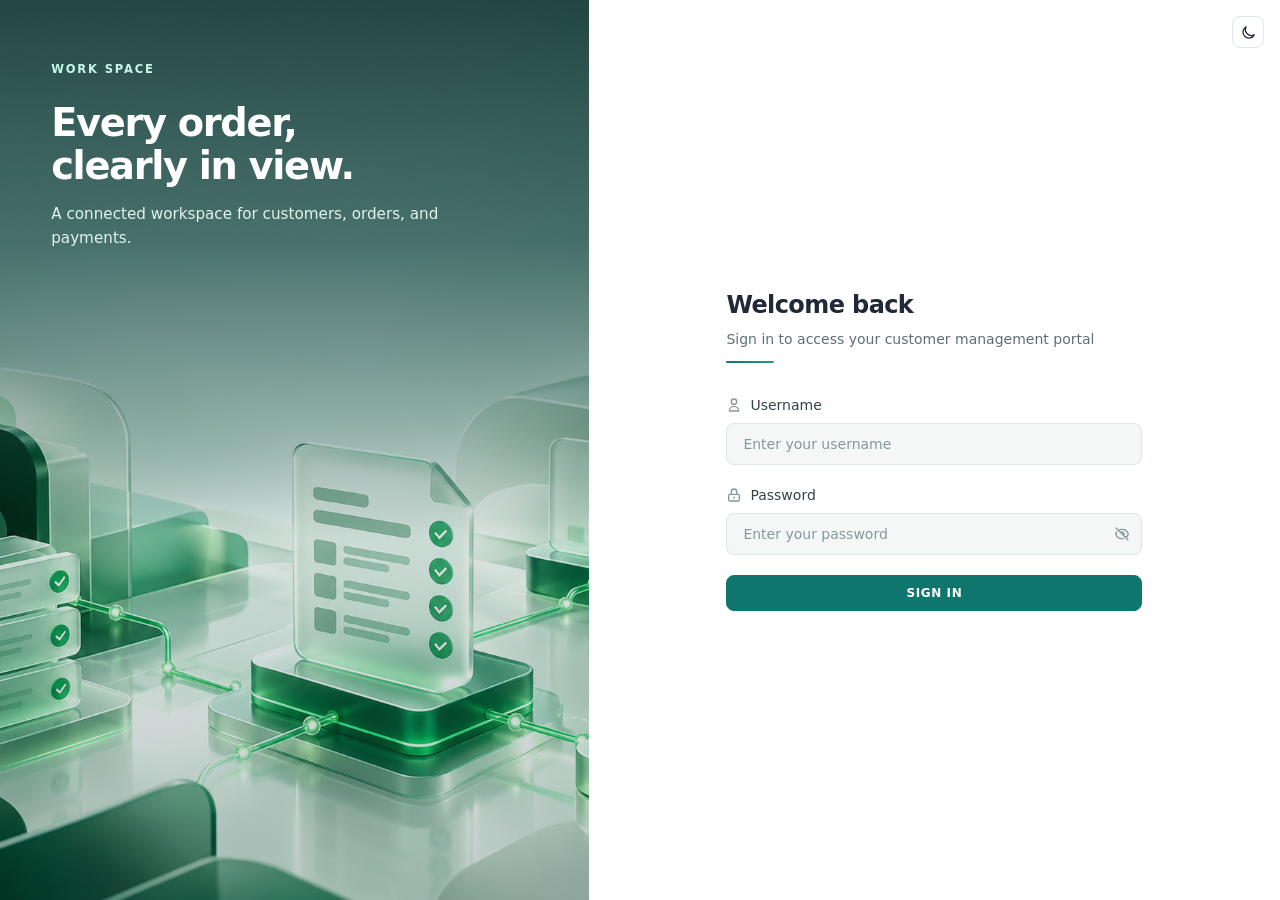
<file: saleorder-managemen/MasterAdmin/CustomerManagement/index.html>
<!DOCTYPE html><html lang="en"><head><meta charSet="utf-8"/><meta name="viewport" content="width=device-width, initial-scale=1"/><link rel="stylesheet" href="/_next/static/css/ac45baf8b69ca39b.css" data-precedence="next"/><link rel="stylesheet" href="/_next/static/css/5e189d421eaca687.css" data-precedence="next"/><link rel="stylesheet" href="/_next/static/css/ffb18351110df3fe.css" data-precedence="next"/><link rel="preload" as="script" fetchPriority="low" href="/_next/static/chunks/webpack-f94cb93c6e6713fd.js"/><script src="/_next/static/chunks/fd9d1056-460ba6f885b1ebba.js" async=""></script><script src="/_next/static/chunks/23-a2b3796dd74339d5.js" async=""></script><script src="/_next/static/chunks/main-app-0f629238cbe685ab.js" async=""></script><script src="/_next/static/chunks/291-0e5365e3864aa465.js" async=""></script><script src="/_next/static/chunks/460-f5aad34b6946eea5.js" async=""></script><script src="/_next/static/chunks/app/saleorder-managemen/MasterAdmin/CustomerManagement/page-d18be9c73928c152.js" async=""></script><script src="/_next/static/chunks/109-92fd74b80ddcc7dd.js" async=""></script><script src="/_next/static/chunks/236-e3e2e33633909fd4.js" async=""></script><script src="/_next/static/chunks/app/layout-6fa56d103fae0a82.js" async=""></script><link rel="icon" href="/favicon.ico" type="image/x-icon" sizes="16x16"/><script>try { var savedTheme = localStorage.getItem('yen-crm-theme'); var isDark = savedTheme ? savedTheme === 'dark' : window.matchMedia('(prefers-color-scheme: dark)').matches; document.documentElement.dataset.theme = isDark ? 'dark' : 'light'; document.documentElement.classList.toggle('dark', isDark); } catch (error) { document.documentElement.dataset.theme = 'light'; }</script><script src="/_next/static/chunks/polyfills-78c92fac7aa8fdd8.js" noModule=""></script></head><body><div class="customer-page h-full min-w-0 flex flex-col"><div><div><nav class="workspace-nav" aria-label="Main sections"><a class="nav-button " href="/saleorder-managemen/StatusDashboard/"><span class="nav-button__label flex items-center justify-center"><svg class="w-5 h-5" fill="none" stroke="currentColor" viewBox="0 0 24 24"><path stroke-linecap="round" stroke-linejoin="round" stroke-width="2" d="M4 6a2 2 0 012-2h2a2 2 0 012 2v2a2 2 0 01-2 2H6a2 2 0 01-2-2V6zm10 0a2 2 0 012-2h2a2 2 0 012 2v2a2 2 0 01-2 2h-2a2 2 0 01-2-2V6zM4 16a2 2 0 012-2h2a2 2 0 012 2v2a2 2 0 01-2 2H6a2 2 0 01-2-2v-2zm10 0a2 2 0 012-2h2a2 2 0 012 2v2a2 2 0 01-2 2h-2a2 2 0 01-2-2v-2z"></path></svg></span><span class="nav-button__label">Status Dashboard</span></a><a class="nav-button " href="/saleorder-managemen/saleordermanagement/"><span class="nav-button__label flex items-center justify-center"><svg class="w-5 h-5" fill="none" stroke="currentColor" viewBox="0 0 24 24"><path stroke-linecap="round" stroke-linejoin="round" stroke-width="2" d="M20 7l-8-4-8 4m16 0l-8 4m8-4v10l-8 4m0-10L4 7m8 4v10M4 7v10l8 4"></path></svg></span><span class="nav-button__label">Sale Order Management</span></a><a aria-current="page" class="nav-button nav-button--active" href="/saleorder-managemen/MasterAdmin/"><span class="nav-button__label flex items-center justify-center"><svg class="w-5 h-5" fill="none" stroke="currentColor" viewBox="0 0 24 24"><path stroke-linecap="round" stroke-linejoin="round" stroke-width="2" d="M12 4a4 4 0 100 8 4 4 0 000-8zM4 21v-1a8 8 0 0116 0v1M19 8h3m-1.5-1.5v3"></path></svg></span><span class="nav-button__label">Master Admin</span></a></nav></div><nav class="workspace-nav workspace-nav--sub" aria-label="Master Admin"><a aria-current="page" class="nav-subbutton nav-subbutton--active" href="/saleorder-managemen/MasterAdmin/CustomerManagement/"><span class="flex items-center justify-center"><svg class="w-5 h-5" fill="none" stroke="currentColor" viewBox="0 0 24 24"><path stroke-linecap="round" stroke-linejoin="round" stroke-width="2" d="M12 4.354a4 4 0 110 5.292M15 21H3v-1a6 6 0 0112 0v1zm0 0h6v-1a6 6 0 00-9-5.197M13 7a4 4 0 11-8 0 4 4 0 018 0z"></path></svg></span><span>Customer Management</span></a><a class="nav-subbutton " href="/saleorder-managemen/MasterAdmin/ItemManagement/"><span class="flex items-center justify-center"><svg class="w-5 h-5" fill="none" stroke="currentColor" viewBox="0 0 24 24"><path stroke-linecap="round" stroke-linejoin="round" stroke-width="2" d="M21 8l-9-5-9 5m18 0l-9 5m9-5v8l-9 5m0-8L3 8m9 5v8M3 8v8l9 5M7.5 5.5l9 5"></path></svg></span><span>Item Management</span></a><a class="nav-subbutton " href="/saleorder-managemen/MasterAdmin/PaymentMaster/"><span class="flex items-center justify-center"><svg class="w-5 h-5" fill="none" stroke="currentColor" viewBox="0 0 24 24"><rect x="3" y="5" width="18" height="14" rx="2" stroke-width="2"></rect><path stroke-linecap="round" stroke-linejoin="round" stroke-width="2" d="M3 10h18M7 15h3M14 15h3"></path></svg></span><span>Payment Master</span></a></nav></div><div class="flex-shrink-0 min-w-0"><div class="filter-container customer-filter-bar"><div class="filter-controls-group customer-filter-search"><div class="relative flex-1 min-w-0"><input type="text" aria-label="Search customers by name, phone, or address" placeholder="Search by Name, Phone, or Address..." class="w-full h-[42px] pl-10 pr-10 text-sm bg-white border border-gray-300 rounded-lg focus:outline-none focus:ring-2 focus:ring-deepseek-blue focus:border-deepseek-blue placeholder-gray-400 text-gray-700 disabled:bg-gray-100 disabled:cursor-not-allowed" value=""/><svg class="absolute left-3 top-1/2 transform -translate-y-1/2 w-4 h-4 text-gray-400" fill="none" stroke="currentColor" viewBox="0 0 24 24"><path stroke-linecap="round" stroke-linejoin="round" stroke-width="2" d="M21 21l-6-6m2-5a7 7 0 11-14 0 7 7 0 0114 0z"></path></svg></div></div><div class="filter-actions-container customer-filter-actions flex gap-3"><button class="bg-gray-100 hover:bg-gray-200 text-gray-700 font-semibold px-4 py-2.5 rounded-lg transition-all duration-200 flex items-center gap-2 border border-gray-200 disabled:opacity-50 disabled:cursor-not-allowed"><span class="text-sm">Export CSV</span></button><button class="bg-gray-100 hover:bg-gray-200 text-gray-700 font-semibold px-4 py-2.5 rounded-lg transition-all duration-200 flex items-center gap-2 border border-gray-200 disabled:opacity-50 disabled:cursor-not-allowed"><span class="text-sm">View Inactive</span></button><button class="bg-deepseek-blue hover:bg-deepseek-blue-dark text-white font-semibold px-6 py-2.5 rounded-lg transition-all duration-200 flex items-center gap-2 shadow-md hover:shadow-lg transform hover:scale-[1.02] active:scale-[0.98] min-w-[160px] justify-center disabled:opacity-50 disabled:cursor-not-allowed disabled:transform-none"><span class="text-sm tracking-wide">Add New Customer</span></button></div></div></div><div class="customer-list rounded-xl shadow-sm border flex-1 min-h-0 min-w-0 flex flex-col"><div class="customer-list-scroll scrollable flex-1 min-h-0 overflow-auto"><div role="status" class="customer-list-loading"><div class="animate-spin rounded-full h-6 w-6 border-b-2 border-deepseek-blue"></div><p>Loading customers…</p></div></div></div></div><script src="/_next/static/chunks/webpack-f94cb93c6e6713fd.js" async=""></script><script>(self.__next_f=self.__next_f||[]).push([0]);self.__next_f.push([2,null])</script><script>self.__next_f.push([1,"1:HL[\"/_next/static/css/ac45baf8b69ca39b.css\",\"style\"]\n2:HL[\"/_next/static/css/5e189d421eaca687.css\",\"style\"]\n3:HL[\"/_next/static/css/ffb18351110df3fe.css\",\"style\"]\n"])</script><script>self.__next_f.push([1,"4:I[95751,[],\"\"]\n6:I[66513,[],\"ClientPageRoot\"]\n7:I[9819,[\"291\",\"static/chunks/291-0e5365e3864aa465.js\",\"460\",\"static/chunks/460-f5aad34b6946eea5.js\",\"180\",\"static/chunks/app/saleorder-managemen/MasterAdmin/CustomerManagement/page-d18be9c73928c152.js\"],\"default\"]\n8:I[39275,[],\"\"]\n9:I[61343,[],\"\"]\na:I[78750,[\"460\",\"static/chunks/460-f5aad34b6946eea5.js\",\"109\",\"static/chunks/109-92fd74b80ddcc7dd.js\",\"236\",\"static/chunks/236-e3e2e33633909fd4.js\",\"185\",\"static/chunks/app/layout-6fa56d103fae0a82.js\"],\"default\"]\nd:I[76130,[],\"\"]\nb:{}\ne:[]\n"])</script><script>self.__next_f.push([1,"0:[[[\"$\",\"link\",\"0\",{\"rel\":\"stylesheet\",\"href\":\"/_next/static/css/ac45baf8b69ca39b.css\",\"precedence\":\"next\",\"crossOrigin\":\"$undefined\"}],[\"$\",\"link\",\"1\",{\"rel\":\"stylesheet\",\"href\":\"/_next/static/css/5e189d421eaca687.css\",\"precedence\":\"next\",\"crossOrigin\":\"$undefined\"}],[\"$\",\"link\",\"2\",{\"rel\":\"stylesheet\",\"href\":\"/_next/static/css/ffb18351110df3fe.css\",\"precedence\":\"next\",\"crossOrigin\":\"$undefined\"}]],[\"$\",\"$L4\",null,{\"buildId\":\"jlcMY3gataZ_c7gkFaIni\",\"assetPrefix\":\"\",\"initialCanonicalUrl\":\"/saleorder-managemen/MasterAdmin/CustomerManagement/\",\"initialTree\":[\"\",{\"children\":[\"saleorder-managemen\",{\"children\":[\"MasterAdmin\",{\"children\":[\"CustomerManagement\",{\"children\":[\"__PAGE__\",{}]}]}]}]},\"$undefined\",\"$undefined\",true],\"initialSeedData\":[\"\",{\"children\":[\"saleorder-managemen\",{\"children\":[\"MasterAdmin\",{\"children\":[\"CustomerManagement\",{\"children\":[\"__PAGE__\",{},[[\"$L5\",[\"$\",\"$L6\",null,{\"props\":{\"params\":{},\"searchParams\":{}},\"Component\":\"$7\"}]],null],null]},[\"$\",\"$L8\",null,{\"parallelRouterKey\":\"children\",\"segmentPath\":[\"children\",\"saleorder-managemen\",\"children\",\"MasterAdmin\",\"children\",\"CustomerManagement\",\"children\"],\"error\":\"$undefined\",\"errorStyles\":\"$undefined\",\"errorScripts\":\"$undefined\",\"template\":[\"$\",\"$L9\",null,{}],\"templateStyles\":\"$undefined\",\"templateScripts\":\"$undefined\",\"notFound\":\"$undefined\",\"notFoundStyles\":\"$undefined\",\"styles\":null}],null]},[\"$\",\"$L8\",null,{\"parallelRouterKey\":\"children\",\"segmentPath\":[\"children\",\"saleorder-managemen\",\"children\",\"MasterAdmin\",\"children\"],\"error\":\"$undefined\",\"errorStyles\":\"$undefined\",\"errorScripts\":\"$undefined\",\"template\":[\"$\",\"$L9\",null,{}],\"templateStyles\":\"$undefined\",\"templateScripts\":\"$undefined\",\"notFound\":\"$undefined\",\"notFoundStyles\":\"$undefined\",\"styles\":null}],null]},[\"$\",\"$L8\",null,{\"parallelRouterKey\":\"children\",\"segmentPath\":[\"children\",\"saleorder-managemen\",\"children\"],\"error\":\"$undefined\",\"errorStyles\":\"$undefined\",\"errorScripts\":\"$undefined\",\"template\":[\"$\",\"$L9\",null,{}],\"templateStyles\":\"$undefined\",\"templateScripts\":\"$undefined\",\"notFound\":\"$undefined\",\"notFoundStyles\":\"$undefined\",\"styles\":null}],null]},[[\"$\",\"$La\",null,{\"children\":[\"$\",\"$L8\",null,{\"parallelRouterKey\":\"children\",\"segmentPath\":[\"children\"],\"error\":\"$undefined\",\"errorStyles\":\"$undefined\",\"errorScripts\":\"$undefined\",\"template\":[\"$\",\"$L9\",null,{}],\"templateStyles\":\"$undefined\",\"templateScripts\":\"$undefined\",\"notFound\":[[\"$\",\"title\",null,{\"children\":\"404: This page could not be found.\"}],[\"$\",\"div\",null,{\"style\":{\"fontFamily\":\"system-ui,\\\"Segoe UI\\\",Roboto,Helvetica,Arial,sans-serif,\\\"Apple Color Emoji\\\",\\\"Segoe UI Emoji\\\"\",\"height\":\"100vh\",\"textAlign\":\"center\",\"display\":\"flex\",\"flexDirection\":\"column\",\"alignItems\":\"center\",\"justifyContent\":\"center\"},\"children\":[\"$\",\"div\",null,{\"children\":[[\"$\",\"style\",null,{\"dangerouslySetInnerHTML\":{\"__html\":\"body{color:#000;background:#fff;margin:0}.next-error-h1{border-right:1px solid rgba(0,0,0,.3)}@media (prefers-color-scheme:dark){body{color:#fff;background:#000}.next-error-h1{border-right:1px solid rgba(255,255,255,.3)}}\"}}],[\"$\",\"h1\",null,{\"className\":\"next-error-h1\",\"style\":{\"display\":\"inline-block\",\"margin\":\"0 20px 0 0\",\"padding\":\"0 23px 0 0\",\"fontSize\":24,\"fontWeight\":500,\"verticalAlign\":\"top\",\"lineHeight\":\"49px\"},\"children\":\"404\"}],[\"$\",\"div\",null,{\"style\":{\"display\":\"inline-block\"},\"children\":[\"$\",\"h2\",null,{\"style\":{\"fontSize\":14,\"fontWeight\":400,\"lineHeight\":\"49px\",\"margin\":0},\"children\":\"This page could not be found.\"}]}]]}]}]],\"notFoundStyles\":[],\"styles\":null}],\"params\":\"$b\"}],null],null],\"couldBeIntercepted\":false,\"initialHead\":[false,\"$Lc\"],\"globalErrorComponent\":\"$d\",\"missingSlots\":\"$We\"}]]\n"])</script><script>self.__next_f.push([1,"c:[[\"$\",\"meta\",\"0\",{\"name\":\"viewport\",\"content\":\"width=device-width, initial-scale=1\"}],[\"$\",\"meta\",\"1\",{\"charSet\":\"utf-8\"}],[\"$\",\"link\",\"2\",{\"rel\":\"icon\",\"href\":\"/favicon.ico\",\"type\":\"image/x-icon\",\"sizes\":\"16x16\"}]]\n5:null\n"])</script></body></html>
</file>
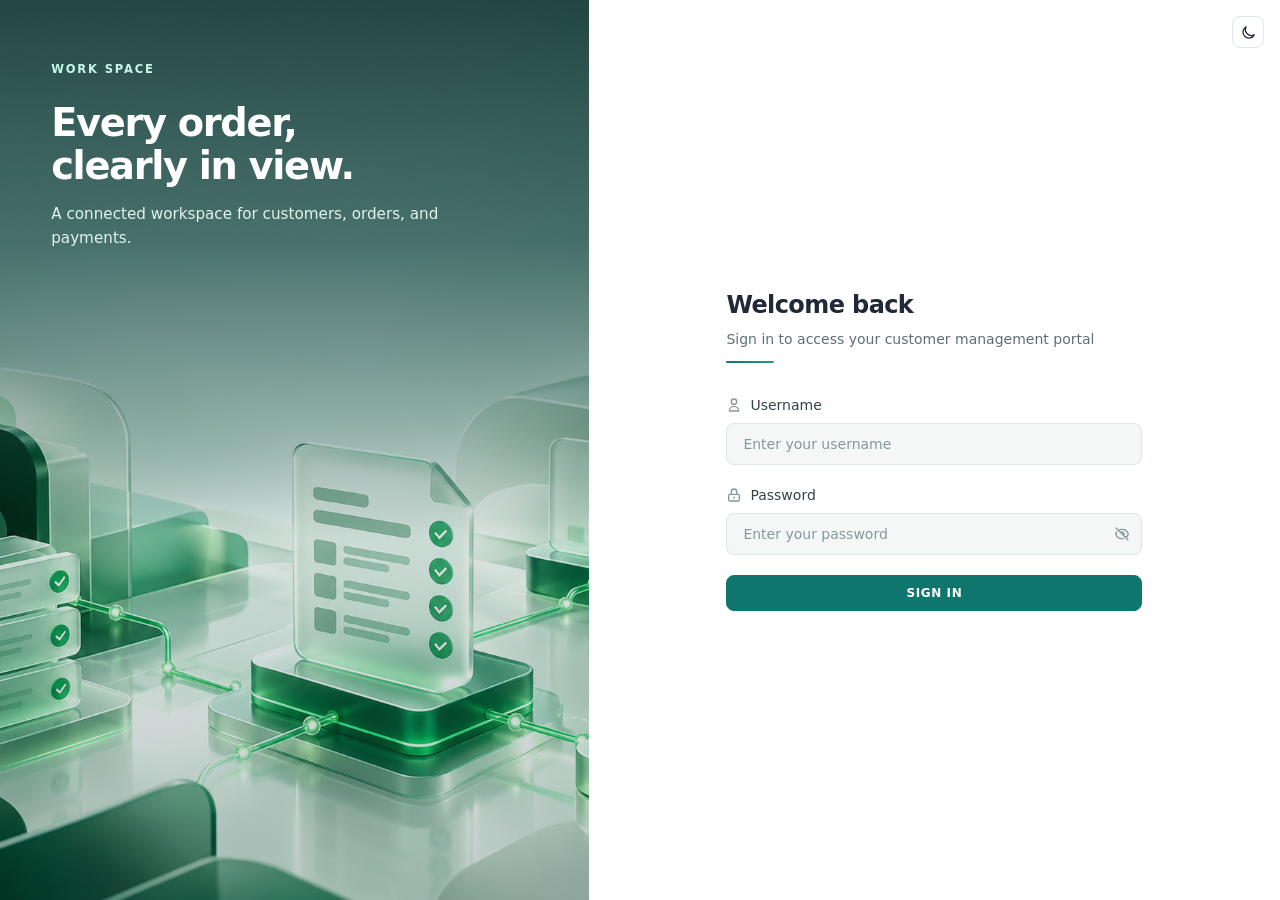
<file: saleorder-managemen/MasterAdmin/ItemManagement/index.html>
<!DOCTYPE html><html lang="en"><head><meta charSet="utf-8"/><meta name="viewport" content="width=device-width, initial-scale=1"/><link rel="stylesheet" href="/_next/static/css/ac45baf8b69ca39b.css" data-precedence="next"/><link rel="stylesheet" href="/_next/static/css/5e189d421eaca687.css" data-precedence="next"/><link rel="stylesheet" href="/_next/static/css/ffb18351110df3fe.css" data-precedence="next"/><link rel="preload" as="script" fetchPriority="low" href="/_next/static/chunks/webpack-f94cb93c6e6713fd.js"/><script src="/_next/static/chunks/fd9d1056-460ba6f885b1ebba.js" async=""></script><script src="/_next/static/chunks/23-a2b3796dd74339d5.js" async=""></script><script src="/_next/static/chunks/main-app-0f629238cbe685ab.js" async=""></script><script src="/_next/static/chunks/291-0e5365e3864aa465.js" async=""></script><script src="/_next/static/chunks/app/saleorder-managemen/MasterAdmin/ItemManagement/page-3aeeec6d13c28ed9.js" async=""></script><script src="/_next/static/chunks/460-f5aad34b6946eea5.js" async=""></script><script src="/_next/static/chunks/109-92fd74b80ddcc7dd.js" async=""></script><script src="/_next/static/chunks/236-e3e2e33633909fd4.js" async=""></script><script src="/_next/static/chunks/app/layout-6fa56d103fae0a82.js" async=""></script><link rel="icon" href="/favicon.ico" type="image/x-icon" sizes="16x16"/><script>try { var savedTheme = localStorage.getItem('yen-crm-theme'); var isDark = savedTheme ? savedTheme === 'dark' : window.matchMedia('(prefers-color-scheme: dark)').matches; document.documentElement.dataset.theme = isDark ? 'dark' : 'light'; document.documentElement.classList.toggle('dark', isDark); } catch (error) { document.documentElement.dataset.theme = 'light'; }</script><script src="/_next/static/chunks/polyfills-78c92fac7aa8fdd8.js" noModule=""></script></head><body><div class="master-screen h-full min-w-0 flex flex-col"><div><div><nav class="workspace-nav" aria-label="Main sections"><a class="nav-button " href="/saleorder-managemen/StatusDashboard/"><span class="nav-button__label flex items-center justify-center"><svg class="w-5 h-5" fill="none" stroke="currentColor" viewBox="0 0 24 24"><path stroke-linecap="round" stroke-linejoin="round" stroke-width="2" d="M4 6a2 2 0 012-2h2a2 2 0 012 2v2a2 2 0 01-2 2H6a2 2 0 01-2-2V6zm10 0a2 2 0 012-2h2a2 2 0 012 2v2a2 2 0 01-2 2h-2a2 2 0 01-2-2V6zM4 16a2 2 0 012-2h2a2 2 0 012 2v2a2 2 0 01-2 2H6a2 2 0 01-2-2v-2zm10 0a2 2 0 012-2h2a2 2 0 012 2v2a2 2 0 01-2 2h-2a2 2 0 01-2-2v-2z"></path></svg></span><span class="nav-button__label">Status Dashboard</span></a><a class="nav-button " href="/saleorder-managemen/saleordermanagement/"><span class="nav-button__label flex items-center justify-center"><svg class="w-5 h-5" fill="none" stroke="currentColor" viewBox="0 0 24 24"><path stroke-linecap="round" stroke-linejoin="round" stroke-width="2" d="M20 7l-8-4-8 4m16 0l-8 4m8-4v10l-8 4m0-10L4 7m8 4v10M4 7v10l8 4"></path></svg></span><span class="nav-button__label">Sale Order Management</span></a><a aria-current="page" class="nav-button nav-button--active" href="/saleorder-managemen/MasterAdmin/"><span class="nav-button__label flex items-center justify-center"><svg class="w-5 h-5" fill="none" stroke="currentColor" viewBox="0 0 24 24"><path stroke-linecap="round" stroke-linejoin="round" stroke-width="2" d="M12 4a4 4 0 100 8 4 4 0 000-8zM4 21v-1a8 8 0 0116 0v1M19 8h3m-1.5-1.5v3"></path></svg></span><span class="nav-button__label">Master Admin</span></a></nav></div><nav class="workspace-nav workspace-nav--sub" aria-label="Master Admin"><a class="nav-subbutton " href="/saleorder-managemen/MasterAdmin/CustomerManagement/"><span class="flex items-center justify-center"><svg class="w-5 h-5" fill="none" stroke="currentColor" viewBox="0 0 24 24"><path stroke-linecap="round" stroke-linejoin="round" stroke-width="2" d="M12 4.354a4 4 0 110 5.292M15 21H3v-1a6 6 0 0112 0v1zm0 0h6v-1a6 6 0 00-9-5.197M13 7a4 4 0 11-8 0 4 4 0 018 0z"></path></svg></span><span>Customer Management</span></a><a aria-current="page" class="nav-subbutton nav-subbutton--active" href="/saleorder-managemen/MasterAdmin/ItemManagement/"><span class="flex items-center justify-center"><svg class="w-5 h-5" fill="none" stroke="currentColor" viewBox="0 0 24 24"><path stroke-linecap="round" stroke-linejoin="round" stroke-width="2" d="M21 8l-9-5-9 5m18 0l-9 5m9-5v8l-9 5m0-8L3 8m9 5v8M3 8v8l9 5M7.5 5.5l9 5"></path></svg></span><span>Item Management</span></a><a class="nav-subbutton " href="/saleorder-managemen/MasterAdmin/PaymentMaster/"><span class="flex items-center justify-center"><svg class="w-5 h-5" fill="none" stroke="currentColor" viewBox="0 0 24 24"><rect x="3" y="5" width="18" height="14" rx="2" stroke-width="2"></rect><path stroke-linecap="round" stroke-linejoin="round" stroke-width="2" d="M3 10h18M7 15h3M14 15h3"></path></svg></span><span>Payment Master</span></a></nav></div><section class="master-content flex-1 min-h-0 p-3 sm:p-4"><div class="filter-container !mt-0 !mb-3"><div class="flex-1 min-w-0"><input id="item-search" type="search" placeholder="Search item, variance, or code..." class="w-full h-[42px] px-3 text-sm bg-white border border-gray-300 rounded-lg focus:outline-none focus:ring-2 focus:ring-deepseek-blue focus:border-deepseek-blue placeholder-gray-400 text-gray-700" value=""/></div><select aria-label="Filter item status" class="h-[42px] px-3 text-sm bg-white border border-gray-300 rounded-lg text-gray-700"><option value="all" selected="">All items</option><option value="active">Active</option><option value="inactive">Inactive</option></select><button type="button" disabled="" class="bg-gray-100 hover:bg-gray-200 text-gray-700 font-semibold px-4 py-2.5 rounded-lg border border-gray-200 disabled:opacity-50">Refresh</button><button type="button" class="bg-deepseek-blue hover:bg-deepseek-blue-dark text-white font-semibold px-4 py-2.5 rounded-lg transition-colors">Add Item</button></div><div class="rounded-xl shadow-sm border border-gray-200 bg-white overflow-hidden"><div class="master-list-heading"><h3>Items and variants</h3><span>0<!-- --> loaded</span></div><div class="master-mobile-list"></div><div class="master-desktop-table overflow-x-auto"><table class="w-full min-w-[900px]"><thead class="bg-gray-50 border-b border-gray-200"><tr><th scope="col" class="px-3 py-2.5 text-left text-[10px] font-bold tracking-wide uppercase text-gray-600">S.No</th><th scope="col" class="px-3 py-2.5 text-left text-[10px] font-bold tracking-wide uppercase text-gray-600">Item Code</th><th scope="col" class="px-3 py-2.5 text-left text-[10px] font-bold tracking-wide uppercase text-gray-600">Item Name</th><th scope="col" class="px-3 py-2.5 text-left text-[10px] font-bold tracking-wide uppercase text-gray-600">Variance</th><th scope="col" class="px-3 py-2.5 text-left text-[10px] font-bold tracking-wide uppercase text-gray-600">Default Price</th><th scope="col" class="px-3 py-2.5 text-left text-[10px] font-bold tracking-wide uppercase text-gray-600">UOM</th><th scope="col" class="px-3 py-2.5 text-left text-[10px] font-bold tracking-wide uppercase text-gray-600">Tax</th><th scope="col" class="px-3 py-2.5 text-left text-[10px] font-bold tracking-wide uppercase text-gray-600">Status</th><th scope="col" class="px-3 py-2.5 text-left text-[10px] font-bold tracking-wide uppercase text-gray-600">Actions</th></tr></thead><tbody class="divide-y divide-gray-100"></tbody></table></div><div role="status" class="py-12 text-center text-xs text-gray-500">Loading items...</div></div></section></div><script src="/_next/static/chunks/webpack-f94cb93c6e6713fd.js" async=""></script><script>(self.__next_f=self.__next_f||[]).push([0]);self.__next_f.push([2,null])</script><script>self.__next_f.push([1,"1:HL[\"/_next/static/css/ac45baf8b69ca39b.css\",\"style\"]\n2:HL[\"/_next/static/css/5e189d421eaca687.css\",\"style\"]\n3:HL[\"/_next/static/css/ffb18351110df3fe.css\",\"style\"]\n"])</script><script>self.__next_f.push([1,"4:I[95751,[],\"\"]\n6:I[66513,[],\"ClientPageRoot\"]\n7:I[84006,[\"291\",\"static/chunks/291-0e5365e3864aa465.js\",\"691\",\"static/chunks/app/saleorder-managemen/MasterAdmin/ItemManagement/page-3aeeec6d13c28ed9.js\"],\"default\"]\n8:I[39275,[],\"\"]\n9:I[61343,[],\"\"]\na:I[78750,[\"460\",\"static/chunks/460-f5aad34b6946eea5.js\",\"109\",\"static/chunks/109-92fd74b80ddcc7dd.js\",\"236\",\"static/chunks/236-e3e2e33633909fd4.js\",\"185\",\"static/chunks/app/layout-6fa56d103fae0a82.js\"],\"default\"]\nd:I[76130,[],\"\"]\nb:{}\ne:[]\n"])</script><script>self.__next_f.push([1,"0:[[[\"$\",\"link\",\"0\",{\"rel\":\"stylesheet\",\"href\":\"/_next/static/css/ac45baf8b69ca39b.css\",\"precedence\":\"next\",\"crossOrigin\":\"$undefined\"}],[\"$\",\"link\",\"1\",{\"rel\":\"stylesheet\",\"href\":\"/_next/static/css/5e189d421eaca687.css\",\"precedence\":\"next\",\"crossOrigin\":\"$undefined\"}],[\"$\",\"link\",\"2\",{\"rel\":\"stylesheet\",\"href\":\"/_next/static/css/ffb18351110df3fe.css\",\"precedence\":\"next\",\"crossOrigin\":\"$undefined\"}]],[\"$\",\"$L4\",null,{\"buildId\":\"jlcMY3gataZ_c7gkFaIni\",\"assetPrefix\":\"\",\"initialCanonicalUrl\":\"/saleorder-managemen/MasterAdmin/ItemManagement/\",\"initialTree\":[\"\",{\"children\":[\"saleorder-managemen\",{\"children\":[\"MasterAdmin\",{\"children\":[\"ItemManagement\",{\"children\":[\"__PAGE__\",{}]}]}]}]},\"$undefined\",\"$undefined\",true],\"initialSeedData\":[\"\",{\"children\":[\"saleorder-managemen\",{\"children\":[\"MasterAdmin\",{\"children\":[\"ItemManagement\",{\"children\":[\"__PAGE__\",{},[[\"$L5\",[\"$\",\"$L6\",null,{\"props\":{\"params\":{},\"searchParams\":{}},\"Component\":\"$7\"}]],null],null]},[\"$\",\"$L8\",null,{\"parallelRouterKey\":\"children\",\"segmentPath\":[\"children\",\"saleorder-managemen\",\"children\",\"MasterAdmin\",\"children\",\"ItemManagement\",\"children\"],\"error\":\"$undefined\",\"errorStyles\":\"$undefined\",\"errorScripts\":\"$undefined\",\"template\":[\"$\",\"$L9\",null,{}],\"templateStyles\":\"$undefined\",\"templateScripts\":\"$undefined\",\"notFound\":\"$undefined\",\"notFoundStyles\":\"$undefined\",\"styles\":null}],null]},[\"$\",\"$L8\",null,{\"parallelRouterKey\":\"children\",\"segmentPath\":[\"children\",\"saleorder-managemen\",\"children\",\"MasterAdmin\",\"children\"],\"error\":\"$undefined\",\"errorStyles\":\"$undefined\",\"errorScripts\":\"$undefined\",\"template\":[\"$\",\"$L9\",null,{}],\"templateStyles\":\"$undefined\",\"templateScripts\":\"$undefined\",\"notFound\":\"$undefined\",\"notFoundStyles\":\"$undefined\",\"styles\":null}],null]},[\"$\",\"$L8\",null,{\"parallelRouterKey\":\"children\",\"segmentPath\":[\"children\",\"saleorder-managemen\",\"children\"],\"error\":\"$undefined\",\"errorStyles\":\"$undefined\",\"errorScripts\":\"$undefined\",\"template\":[\"$\",\"$L9\",null,{}],\"templateStyles\":\"$undefined\",\"templateScripts\":\"$undefined\",\"notFound\":\"$undefined\",\"notFoundStyles\":\"$undefined\",\"styles\":null}],null]},[[\"$\",\"$La\",null,{\"children\":[\"$\",\"$L8\",null,{\"parallelRouterKey\":\"children\",\"segmentPath\":[\"children\"],\"error\":\"$undefined\",\"errorStyles\":\"$undefined\",\"errorScripts\":\"$undefined\",\"template\":[\"$\",\"$L9\",null,{}],\"templateStyles\":\"$undefined\",\"templateScripts\":\"$undefined\",\"notFound\":[[\"$\",\"title\",null,{\"children\":\"404: This page could not be found.\"}],[\"$\",\"div\",null,{\"style\":{\"fontFamily\":\"system-ui,\\\"Segoe UI\\\",Roboto,Helvetica,Arial,sans-serif,\\\"Apple Color Emoji\\\",\\\"Segoe UI Emoji\\\"\",\"height\":\"100vh\",\"textAlign\":\"center\",\"display\":\"flex\",\"flexDirection\":\"column\",\"alignItems\":\"center\",\"justifyContent\":\"center\"},\"children\":[\"$\",\"div\",null,{\"children\":[[\"$\",\"style\",null,{\"dangerouslySetInnerHTML\":{\"__html\":\"body{color:#000;background:#fff;margin:0}.next-error-h1{border-right:1px solid rgba(0,0,0,.3)}@media (prefers-color-scheme:dark){body{color:#fff;background:#000}.next-error-h1{border-right:1px solid rgba(255,255,255,.3)}}\"}}],[\"$\",\"h1\",null,{\"className\":\"next-error-h1\",\"style\":{\"display\":\"inline-block\",\"margin\":\"0 20px 0 0\",\"padding\":\"0 23px 0 0\",\"fontSize\":24,\"fontWeight\":500,\"verticalAlign\":\"top\",\"lineHeight\":\"49px\"},\"children\":\"404\"}],[\"$\",\"div\",null,{\"style\":{\"display\":\"inline-block\"},\"children\":[\"$\",\"h2\",null,{\"style\":{\"fontSize\":14,\"fontWeight\":400,\"lineHeight\":\"49px\",\"margin\":0},\"children\":\"This page could not be found.\"}]}]]}]}]],\"notFoundStyles\":[],\"styles\":null}],\"params\":\"$b\"}],null],null],\"couldBeIntercepted\":false,\"initialHead\":[false,\"$Lc\"],\"globalErrorComponent\":\"$d\",\"missingSlots\":\"$We\"}]]\n"])</script><script>self.__next_f.push([1,"c:[[\"$\",\"meta\",\"0\",{\"name\":\"viewport\",\"content\":\"width=device-width, initial-scale=1\"}],[\"$\",\"meta\",\"1\",{\"charSet\":\"utf-8\"}],[\"$\",\"link\",\"2\",{\"rel\":\"icon\",\"href\":\"/favicon.ico\",\"type\":\"image/x-icon\",\"sizes\":\"16x16\"}]]\n5:null\n"])</script></body></html>
</file>
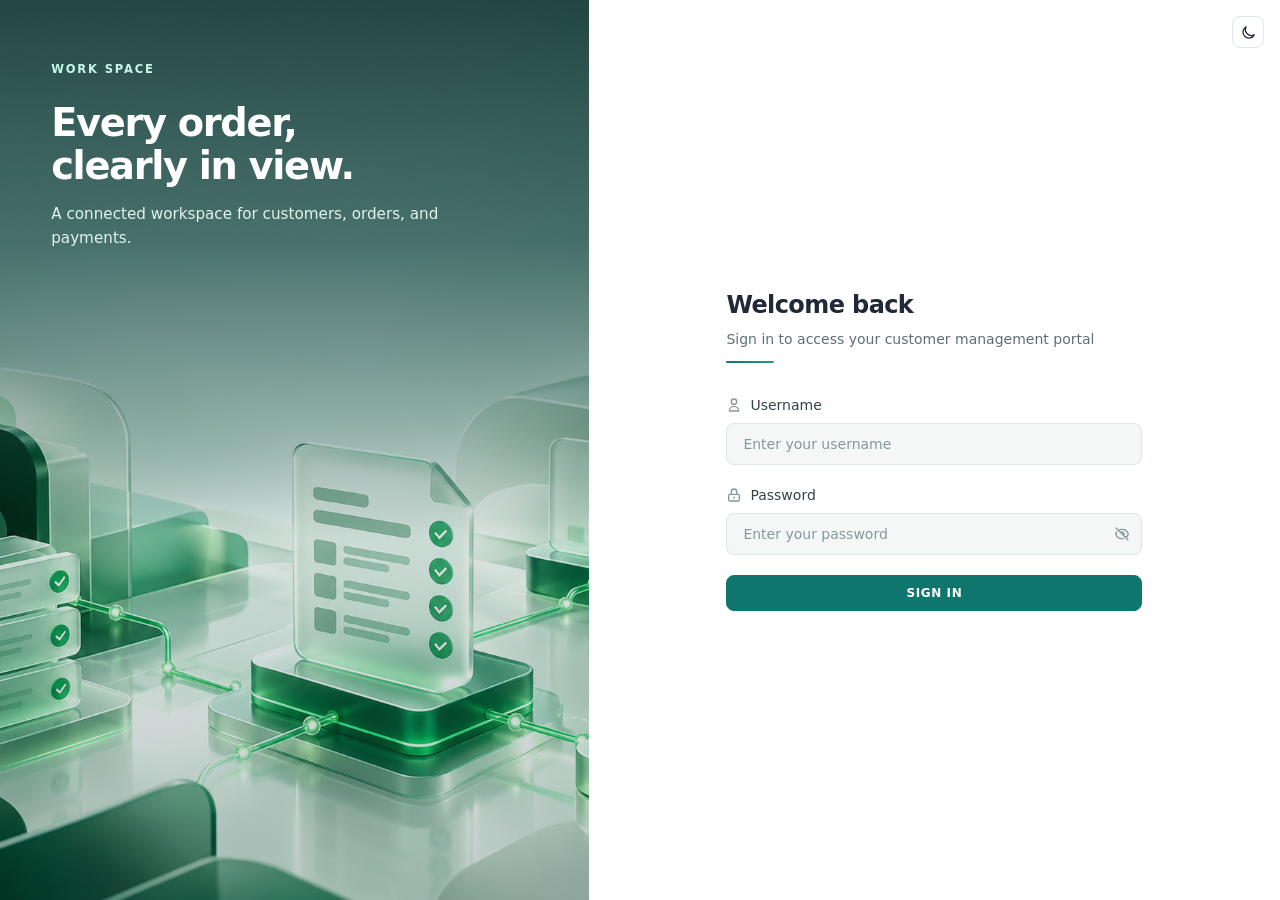
<file: saleorder-managemen/MasterAdmin/PaymentMaster/index.html>
<!DOCTYPE html><html lang="en"><head><meta charSet="utf-8"/><meta name="viewport" content="width=device-width, initial-scale=1"/><link rel="stylesheet" href="/_next/static/css/ac45baf8b69ca39b.css" data-precedence="next"/><link rel="stylesheet" href="/_next/static/css/5e189d421eaca687.css" data-precedence="next"/><link rel="stylesheet" href="/_next/static/css/ffb18351110df3fe.css" data-precedence="next"/><link rel="preload" as="script" fetchPriority="low" href="/_next/static/chunks/webpack-f94cb93c6e6713fd.js"/><script src="/_next/static/chunks/fd9d1056-460ba6f885b1ebba.js" async=""></script><script src="/_next/static/chunks/23-a2b3796dd74339d5.js" async=""></script><script src="/_next/static/chunks/main-app-0f629238cbe685ab.js" async=""></script><script src="/_next/static/chunks/291-0e5365e3864aa465.js" async=""></script><script src="/_next/static/chunks/app/saleorder-managemen/MasterAdmin/PaymentMaster/page-0cf4a89aed840bbb.js" async=""></script><script src="/_next/static/chunks/460-f5aad34b6946eea5.js" async=""></script><script src="/_next/static/chunks/109-92fd74b80ddcc7dd.js" async=""></script><script src="/_next/static/chunks/236-e3e2e33633909fd4.js" async=""></script><script src="/_next/static/chunks/app/layout-6fa56d103fae0a82.js" async=""></script><link rel="icon" href="/favicon.ico" type="image/x-icon" sizes="16x16"/><script>try { var savedTheme = localStorage.getItem('yen-crm-theme'); var isDark = savedTheme ? savedTheme === 'dark' : window.matchMedia('(prefers-color-scheme: dark)').matches; document.documentElement.dataset.theme = isDark ? 'dark' : 'light'; document.documentElement.classList.toggle('dark', isDark); } catch (error) { document.documentElement.dataset.theme = 'light'; }</script><script src="/_next/static/chunks/polyfills-78c92fac7aa8fdd8.js" noModule=""></script></head><body><div class="master-screen h-full min-w-0 flex flex-col"><div><div><nav class="workspace-nav" aria-label="Main sections"><a class="nav-button " href="/saleorder-managemen/StatusDashboard/"><span class="nav-button__label flex items-center justify-center"><svg class="w-5 h-5" fill="none" stroke="currentColor" viewBox="0 0 24 24"><path stroke-linecap="round" stroke-linejoin="round" stroke-width="2" d="M4 6a2 2 0 012-2h2a2 2 0 012 2v2a2 2 0 01-2 2H6a2 2 0 01-2-2V6zm10 0a2 2 0 012-2h2a2 2 0 012 2v2a2 2 0 01-2 2h-2a2 2 0 01-2-2V6zM4 16a2 2 0 012-2h2a2 2 0 012 2v2a2 2 0 01-2 2H6a2 2 0 01-2-2v-2zm10 0a2 2 0 012-2h2a2 2 0 012 2v2a2 2 0 01-2 2h-2a2 2 0 01-2-2v-2z"></path></svg></span><span class="nav-button__label">Status Dashboard</span></a><a class="nav-button " href="/saleorder-managemen/saleordermanagement/"><span class="nav-button__label flex items-center justify-center"><svg class="w-5 h-5" fill="none" stroke="currentColor" viewBox="0 0 24 24"><path stroke-linecap="round" stroke-linejoin="round" stroke-width="2" d="M20 7l-8-4-8 4m16 0l-8 4m8-4v10l-8 4m0-10L4 7m8 4v10M4 7v10l8 4"></path></svg></span><span class="nav-button__label">Sale Order Management</span></a><a aria-current="page" class="nav-button nav-button--active" href="/saleorder-managemen/MasterAdmin/"><span class="nav-button__label flex items-center justify-center"><svg class="w-5 h-5" fill="none" stroke="currentColor" viewBox="0 0 24 24"><path stroke-linecap="round" stroke-linejoin="round" stroke-width="2" d="M12 4a4 4 0 100 8 4 4 0 000-8zM4 21v-1a8 8 0 0116 0v1M19 8h3m-1.5-1.5v3"></path></svg></span><span class="nav-button__label">Master Admin</span></a></nav></div><nav class="workspace-nav workspace-nav--sub" aria-label="Master Admin"><a class="nav-subbutton " href="/saleorder-managemen/MasterAdmin/CustomerManagement/"><span class="flex items-center justify-center"><svg class="w-5 h-5" fill="none" stroke="currentColor" viewBox="0 0 24 24"><path stroke-linecap="round" stroke-linejoin="round" stroke-width="2" d="M12 4.354a4 4 0 110 5.292M15 21H3v-1a6 6 0 0112 0v1zm0 0h6v-1a6 6 0 00-9-5.197M13 7a4 4 0 11-8 0 4 4 0 018 0z"></path></svg></span><span>Customer Management</span></a><a class="nav-subbutton " href="/saleorder-managemen/MasterAdmin/ItemManagement/"><span class="flex items-center justify-center"><svg class="w-5 h-5" fill="none" stroke="currentColor" viewBox="0 0 24 24"><path stroke-linecap="round" stroke-linejoin="round" stroke-width="2" d="M21 8l-9-5-9 5m18 0l-9 5m9-5v8l-9 5m0-8L3 8m9 5v8M3 8v8l9 5M7.5 5.5l9 5"></path></svg></span><span>Item Management</span></a><a aria-current="page" class="nav-subbutton nav-subbutton--active" href="/saleorder-managemen/MasterAdmin/PaymentMaster/"><span class="flex items-center justify-center"><svg class="w-5 h-5" fill="none" stroke="currentColor" viewBox="0 0 24 24"><rect x="3" y="5" width="18" height="14" rx="2" stroke-width="2"></rect><path stroke-linecap="round" stroke-linejoin="round" stroke-width="2" d="M3 10h18M7 15h3M14 15h3"></path></svg></span><span>Payment Master</span></a></nav></div><section class="master-content flex-1 min-h-0 p-3 sm:p-4" aria-label="Payment Master"><div class="filter-container !mt-0 !mb-3"><div class="flex-1 min-w-0"><label for="payment-search" class="sr-only">Search payment methods</label><input id="payment-search" type="search" placeholder="Search payment methods..." class="w-full h-[42px] px-3 text-sm bg-white border border-gray-300 rounded-lg focus:outline-none focus:ring-2 focus:ring-deepseek-blue focus:border-deepseek-blue placeholder-gray-400 text-gray-700" value=""/></div><select aria-label="Filter payment method status" class="h-[42px] px-3 text-sm bg-white border border-gray-300 rounded-lg text-gray-700"><option value="all" selected="">All methods</option><option value="active">Active</option><option value="inactive">Inactive</option></select><button type="button" disabled="" class="bg-gray-100 hover:bg-gray-200 text-gray-700 font-semibold px-4 py-2.5 rounded-lg border border-gray-200 disabled:opacity-50">Refresh</button><button type="button" class="bg-deepseek-blue hover:bg-deepseek-blue-dark text-white font-semibold px-4 py-2.5 rounded-lg transition-colors">Add Payment Method</button></div><div class="rounded-xl shadow-sm border border-gray-200 bg-white overflow-hidden"><div class="flex items-center justify-between gap-3 px-4 py-3 border-b border-gray-200"><h3 class="text-sm font-bold text-gray-800">Payment methods</h3><span class="text-xs text-gray-500 whitespace-nowrap">0<!-- --> shown</span></div><div class="master-mobile-list"></div><div class="master-desktop-table overflow-x-auto"><table class="w-full min-w-[480px]"><thead class="bg-gray-50 border-b border-gray-200"><tr><th scope="col" class="px-3 py-2.5 text-left text-[10px] font-bold tracking-wide uppercase text-gray-600">S.No</th><th scope="col" class="px-3 py-2.5 text-left text-[10px] font-bold tracking-wide uppercase text-gray-600">Payment Method</th><th scope="col" class="px-3 py-2.5 text-left text-[10px] font-bold tracking-wide uppercase text-gray-600">Status</th><th scope="col" class="px-3 py-2.5 text-left text-[10px] font-bold tracking-wide uppercase text-gray-600">Actions</th></tr></thead><tbody class="divide-y divide-gray-100"></tbody></table></div><div role="status" class="py-12 text-center text-xs text-gray-500">Loading payment methods...</div></div></section></div><script src="/_next/static/chunks/webpack-f94cb93c6e6713fd.js" async=""></script><script>(self.__next_f=self.__next_f||[]).push([0]);self.__next_f.push([2,null])</script><script>self.__next_f.push([1,"1:HL[\"/_next/static/css/ac45baf8b69ca39b.css\",\"style\"]\n2:HL[\"/_next/static/css/5e189d421eaca687.css\",\"style\"]\n3:HL[\"/_next/static/css/ffb18351110df3fe.css\",\"style\"]\n"])</script><script>self.__next_f.push([1,"4:I[95751,[],\"\"]\n6:I[66513,[],\"ClientPageRoot\"]\n7:I[44062,[\"291\",\"static/chunks/291-0e5365e3864aa465.js\",\"720\",\"static/chunks/app/saleorder-managemen/MasterAdmin/PaymentMaster/page-0cf4a89aed840bbb.js\"],\"default\"]\n8:I[39275,[],\"\"]\n9:I[61343,[],\"\"]\na:I[78750,[\"460\",\"static/chunks/460-f5aad34b6946eea5.js\",\"109\",\"static/chunks/109-92fd74b80ddcc7dd.js\",\"236\",\"static/chunks/236-e3e2e33633909fd4.js\",\"185\",\"static/chunks/app/layout-6fa56d103fae0a82.js\"],\"default\"]\nd:I[76130,[],\"\"]\nb:{}\ne:[]\n"])</script><script>self.__next_f.push([1,"0:[[[\"$\",\"link\",\"0\",{\"rel\":\"stylesheet\",\"href\":\"/_next/static/css/ac45baf8b69ca39b.css\",\"precedence\":\"next\",\"crossOrigin\":\"$undefined\"}],[\"$\",\"link\",\"1\",{\"rel\":\"stylesheet\",\"href\":\"/_next/static/css/5e189d421eaca687.css\",\"precedence\":\"next\",\"crossOrigin\":\"$undefined\"}],[\"$\",\"link\",\"2\",{\"rel\":\"stylesheet\",\"href\":\"/_next/static/css/ffb18351110df3fe.css\",\"precedence\":\"next\",\"crossOrigin\":\"$undefined\"}]],[\"$\",\"$L4\",null,{\"buildId\":\"jlcMY3gataZ_c7gkFaIni\",\"assetPrefix\":\"\",\"initialCanonicalUrl\":\"/saleorder-managemen/MasterAdmin/PaymentMaster/\",\"initialTree\":[\"\",{\"children\":[\"saleorder-managemen\",{\"children\":[\"MasterAdmin\",{\"children\":[\"PaymentMaster\",{\"children\":[\"__PAGE__\",{}]}]}]}]},\"$undefined\",\"$undefined\",true],\"initialSeedData\":[\"\",{\"children\":[\"saleorder-managemen\",{\"children\":[\"MasterAdmin\",{\"children\":[\"PaymentMaster\",{\"children\":[\"__PAGE__\",{},[[\"$L5\",[\"$\",\"$L6\",null,{\"props\":{\"params\":{},\"searchParams\":{}},\"Component\":\"$7\"}]],null],null]},[\"$\",\"$L8\",null,{\"parallelRouterKey\":\"children\",\"segmentPath\":[\"children\",\"saleorder-managemen\",\"children\",\"MasterAdmin\",\"children\",\"PaymentMaster\",\"children\"],\"error\":\"$undefined\",\"errorStyles\":\"$undefined\",\"errorScripts\":\"$undefined\",\"template\":[\"$\",\"$L9\",null,{}],\"templateStyles\":\"$undefined\",\"templateScripts\":\"$undefined\",\"notFound\":\"$undefined\",\"notFoundStyles\":\"$undefined\",\"styles\":null}],null]},[\"$\",\"$L8\",null,{\"parallelRouterKey\":\"children\",\"segmentPath\":[\"children\",\"saleorder-managemen\",\"children\",\"MasterAdmin\",\"children\"],\"error\":\"$undefined\",\"errorStyles\":\"$undefined\",\"errorScripts\":\"$undefined\",\"template\":[\"$\",\"$L9\",null,{}],\"templateStyles\":\"$undefined\",\"templateScripts\":\"$undefined\",\"notFound\":\"$undefined\",\"notFoundStyles\":\"$undefined\",\"styles\":null}],null]},[\"$\",\"$L8\",null,{\"parallelRouterKey\":\"children\",\"segmentPath\":[\"children\",\"saleorder-managemen\",\"children\"],\"error\":\"$undefined\",\"errorStyles\":\"$undefined\",\"errorScripts\":\"$undefined\",\"template\":[\"$\",\"$L9\",null,{}],\"templateStyles\":\"$undefined\",\"templateScripts\":\"$undefined\",\"notFound\":\"$undefined\",\"notFoundStyles\":\"$undefined\",\"styles\":null}],null]},[[\"$\",\"$La\",null,{\"children\":[\"$\",\"$L8\",null,{\"parallelRouterKey\":\"children\",\"segmentPath\":[\"children\"],\"error\":\"$undefined\",\"errorStyles\":\"$undefined\",\"errorScripts\":\"$undefined\",\"template\":[\"$\",\"$L9\",null,{}],\"templateStyles\":\"$undefined\",\"templateScripts\":\"$undefined\",\"notFound\":[[\"$\",\"title\",null,{\"children\":\"404: This page could not be found.\"}],[\"$\",\"div\",null,{\"style\":{\"fontFamily\":\"system-ui,\\\"Segoe UI\\\",Roboto,Helvetica,Arial,sans-serif,\\\"Apple Color Emoji\\\",\\\"Segoe UI Emoji\\\"\",\"height\":\"100vh\",\"textAlign\":\"center\",\"display\":\"flex\",\"flexDirection\":\"column\",\"alignItems\":\"center\",\"justifyContent\":\"center\"},\"children\":[\"$\",\"div\",null,{\"children\":[[\"$\",\"style\",null,{\"dangerouslySetInnerHTML\":{\"__html\":\"body{color:#000;background:#fff;margin:0}.next-error-h1{border-right:1px solid rgba(0,0,0,.3)}@media (prefers-color-scheme:dark){body{color:#fff;background:#000}.next-error-h1{border-right:1px solid rgba(255,255,255,.3)}}\"}}],[\"$\",\"h1\",null,{\"className\":\"next-error-h1\",\"style\":{\"display\":\"inline-block\",\"margin\":\"0 20px 0 0\",\"padding\":\"0 23px 0 0\",\"fontSize\":24,\"fontWeight\":500,\"verticalAlign\":\"top\",\"lineHeight\":\"49px\"},\"children\":\"404\"}],[\"$\",\"div\",null,{\"style\":{\"display\":\"inline-block\"},\"children\":[\"$\",\"h2\",null,{\"style\":{\"fontSize\":14,\"fontWeight\":400,\"lineHeight\":\"49px\",\"margin\":0},\"children\":\"This page could not be found.\"}]}]]}]}]],\"notFoundStyles\":[],\"styles\":null}],\"params\":\"$b\"}],null],null],\"couldBeIntercepted\":false,\"initialHead\":[false,\"$Lc\"],\"globalErrorComponent\":\"$d\",\"missingSlots\":\"$We\"}]]\n"])</script><script>self.__next_f.push([1,"c:[[\"$\",\"meta\",\"0\",{\"name\":\"viewport\",\"content\":\"width=device-width, initial-scale=1\"}],[\"$\",\"meta\",\"1\",{\"charSet\":\"utf-8\"}],[\"$\",\"link\",\"2\",{\"rel\":\"icon\",\"href\":\"/favicon.ico\",\"type\":\"image/x-icon\",\"sizes\":\"16x16\"}]]\n5:null\n"])</script></body></html>
</file>
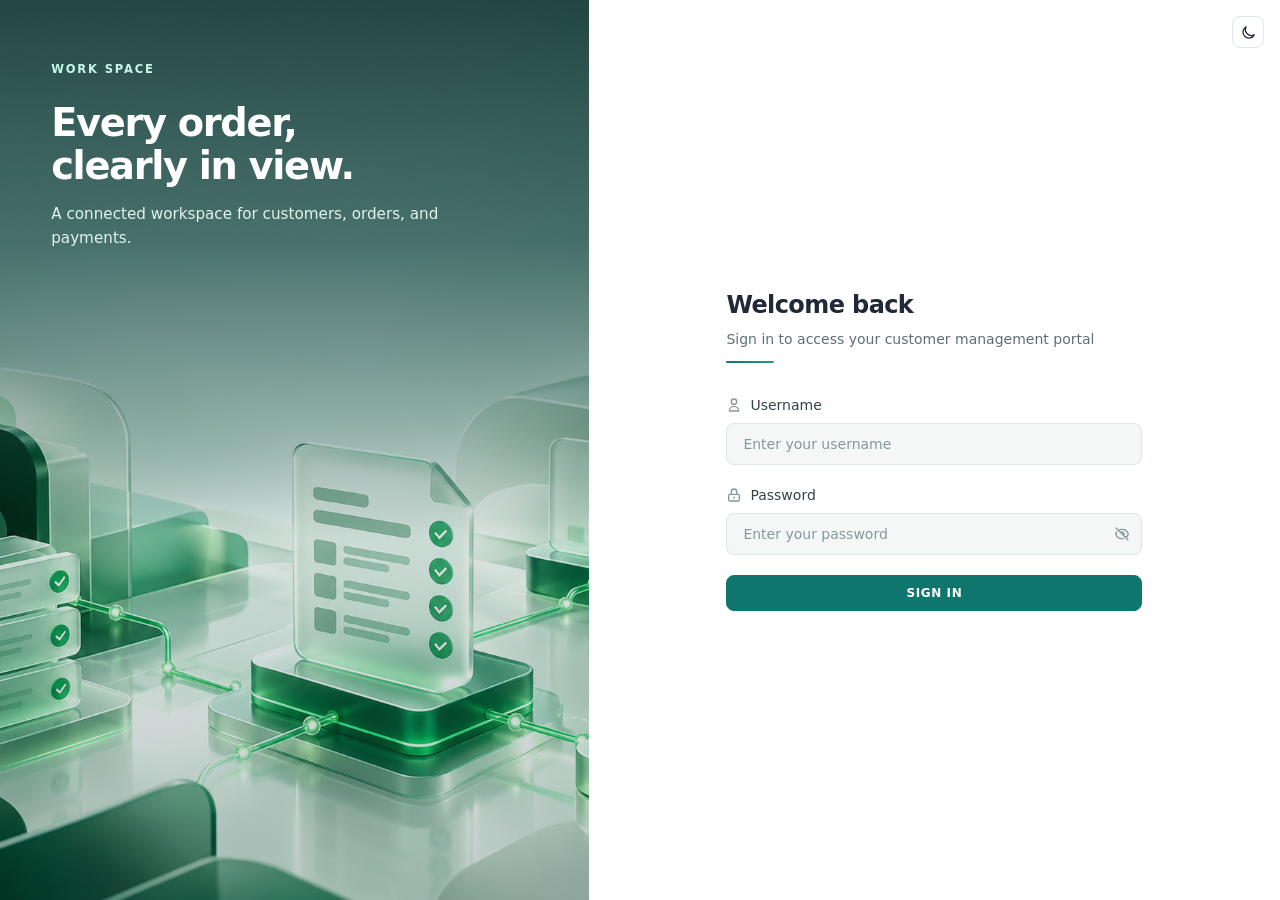
<file: saleorder-managemen/saleordermanagement/FinishedPayments/index.html>
<!DOCTYPE html><html lang="en"><head><meta charSet="utf-8"/><meta name="viewport" content="width=device-width, initial-scale=1"/><link rel="stylesheet" href="/_next/static/css/ac45baf8b69ca39b.css" data-precedence="next"/><link rel="stylesheet" href="/_next/static/css/5e189d421eaca687.css" data-precedence="next"/><link rel="stylesheet" href="/_next/static/css/ffb18351110df3fe.css" data-precedence="next"/><link rel="preload" as="script" fetchPriority="low" href="/_next/static/chunks/webpack-f94cb93c6e6713fd.js"/><script src="/_next/static/chunks/fd9d1056-460ba6f885b1ebba.js" async=""></script><script src="/_next/static/chunks/23-a2b3796dd74339d5.js" async=""></script><script src="/_next/static/chunks/main-app-0f629238cbe685ab.js" async=""></script><script src="/_next/static/chunks/291-0e5365e3864aa465.js" async=""></script><script src="/_next/static/chunks/127-772b446879721a8f.js" async=""></script><script src="/_next/static/chunks/app/saleorder-managemen/saleordermanagement/FinishedPayments/page-4c5ceaaeac9fccbe.js" async=""></script><script src="/_next/static/chunks/460-f5aad34b6946eea5.js" async=""></script><script src="/_next/static/chunks/109-92fd74b80ddcc7dd.js" async=""></script><script src="/_next/static/chunks/236-e3e2e33633909fd4.js" async=""></script><script src="/_next/static/chunks/app/layout-6fa56d103fae0a82.js" async=""></script><link rel="icon" href="/favicon.ico" type="image/x-icon" sizes="16x16"/><script>try { var savedTheme = localStorage.getItem('yen-crm-theme'); var isDark = savedTheme ? savedTheme === 'dark' : window.matchMedia('(prefers-color-scheme: dark)').matches; document.documentElement.dataset.theme = isDark ? 'dark' : 'light'; document.documentElement.classList.toggle('dark', isDark); } catch (error) { document.documentElement.dataset.theme = 'light'; }</script><script src="/_next/static/chunks/polyfills-78c92fac7aa8fdd8.js" noModule=""></script></head><body><div class="workspace-screen flex flex-col min-h-full"><div><div><nav class="workspace-nav" aria-label="Main sections"><a class="nav-button " href="/saleorder-managemen/StatusDashboard/"><span class="nav-button__label flex items-center flex-shrink-0"><svg class="w-5 h-5" fill="none" stroke="currentColor" viewBox="0 0 24 24"><path stroke-linecap="round" stroke-linejoin="round" stroke-width="2" d="M4 6a2 2 0 012-2h2a2 2 0 012 2v2a2 2 0 01-2 2H6a2 2 0 01-2-2V6zm10 0a2 2 0 012-2h2a2 2 0 012 2v2a2 2 0 01-2 2h-2a2 2 0 01-2-2V6zM4 16a2 2 0 012-2h2a2 2 0 012 2v2a2 2 0 01-2 2H6a2 2 0 01-2-2v-2zm10 0a2 2 0 012-2h2a2 2 0 012 2v2a2 2 0 01-2 2h-2a2 2 0 01-2-2v-2z"></path></svg></span><span class="nav-button__label">Status Dashboard</span></a><a aria-current="page" class="nav-button nav-button--active" href="/saleorder-managemen/saleordermanagement/"><span class="nav-button__label flex items-center flex-shrink-0"><svg class="w-5 h-5" fill="none" stroke="currentColor" viewBox="0 0 24 24"><path stroke-linecap="round" stroke-linejoin="round" stroke-width="2" d="M20 7l-8-4-8 4m16 0l-8 4m8-4v10l-8 4m0-10L4 7m8 4v10M4 7v10l8 4"></path></svg></span><span class="nav-button__label">sale Order Management</span></a><a class="nav-button " href="/saleorder-managemen/MasterAdmin/"><span class="nav-button__label flex items-center flex-shrink-0"><svg class="w-5 h-5" fill="none" stroke="currentColor" viewBox="0 0 24 24"><path stroke-linecap="round" stroke-linejoin="round" stroke-width="2" d="M12 4a4 4 0 100 8 4 4 0 000-8zM4 21v-1a8 8 0 0116 0v1M19 8h3m-1.5-1.5v3"></path></svg></span><span class="nav-button__label">Master Admin</span></a></nav></div><nav class="workspace-nav workspace-nav--sub" aria-label="Sale order sections"><a class="nav-subbutton " href="/saleorder-managemen/saleordermanagement/takeAwayItems/"><span class="flex items-center flex-shrink-0"><svg class="w-5 h-5" fill="none" stroke="currentColor" viewBox="0 0 24 24"><path stroke-linecap="round" stroke-linejoin="round" stroke-width="2" d="M3 3h2l.4 2M7 13h10l4-8H5.4M7 13L5.4 5M7 13l-2.293 2.293c-.63.63-.184 1.707.707 1.707H17m0 0a2 2 0 100 4 2 2 0 000-4zm-8 2a2 2 0 100 4 2 2 0 000-4z"></path></svg></span><span>Order Items</span></a><a class="nav-subbutton " href="/saleorder-managemen/saleordermanagement/InvoicedPayments/"><span class="flex items-center flex-shrink-0"><svg class="w-5 h-5" fill="none" stroke="currentColor" viewBox="0 0 24 24"><path stroke-linecap="round" stroke-linejoin="round" stroke-width="2" d="M9 12h6m-6 4h6m2 5H7a2 2 0 01-2-2V5a2 2 0 012-2h5.586a1 1 0 01.707.293l5.414 5.414a1 1 0 01.293.707V19a2 2 0 01-2 2z"></path></svg></span><span>Invoiced Items</span></a><a aria-current="page" class="nav-subbutton nav-subbutton--active" href="/saleorder-managemen/saleordermanagement/FinishedPayments/"><span class="flex items-center flex-shrink-0"><svg class="w-5 h-5" fill="none" stroke="currentColor" viewBox="0 0 24 24"><path stroke-linecap="round" stroke-linejoin="round" stroke-width="2" d="M9 12l2 2 4-4m6 2a9 9 0 11-18 0 9 9 0 0118 0z"></path></svg></span><span>Paymented Items</span></a><a class="nav-subbutton " href="/saleorder-managemen/saleordermanagement/Ledger/"><span class="flex items-center flex-shrink-0"><svg class="w-5 h-5" fill="none" stroke="currentColor" viewBox="0 0 24 24"><path stroke-linecap="round" stroke-linejoin="round" stroke-width="2" d="M12 6.253v13m0-13C10.832 5.477 9.246 5 7.5 5S4.168 5.477 3 6.253v13C4.168 18.477 5.754 18 7.5 18s3.332.477 4.5 1.253m0-13C13.168 5.477 14.754 5 16.5 5c1.747 0 3.332.477 4.5 1.253v13C19.832 18.477 18.247 18 16.5 18c-1.746 0-3.332.477-4.5 1.253"></path></svg></span><span>Ledger</span></a></nav></div><div class="order-filter-bar flex-shrink-0 mb-2 flex flex-col md:flex-row md:flex-wrap md:items-center md:justify-between gap-2 md:gap-2 mt-1 px-2 sm:px-0"><div class="flex flex-col sm:flex-row sm:flex-wrap items-stretch sm:items-center gap-2 sm:gap-1 w-full md:w-auto"><div class="relative w-full sm:w-64"><div class="relative"><input type="text" placeholder="Select Company..." class="w-full border rounded-lg px-3 py-2 pr-16 text-sm focus:outline-none transition-all bg-white border-slate-300 text-slate-600" value=""/><div class="absolute right-3 top-1/2 transform -translate-y-1/2 pointer-events-none"><svg class="w-4 h-4 text-slate-400 transition-transform duration-200 " fill="none" stroke="currentColor" viewBox="0 0 24 24"><path stroke-linecap="round" stroke-linejoin="round" stroke-width="2" d="M19 9l-7 7-7-7"></path></svg></div></div></div><select class="px-3 py-2 text-sm border border-gray-300 dark:border-gray-600 rounded-lg focus:outline-none focus:ring-2 focus:ring-amber-500 focus:border-amber-500 bg-white dark:bg-gray-900 text-black dark:text-white w-full sm:w-auto"><option value="fullyPaidDate" selected="">Fully Paid Date</option><option value="createdDate">Order Date</option><option value="invoicedDate">Invoiced Date</option><option value="deliveryDate">Delivery Date</option></select><div class="relative w-full sm:w-auto sm:flex-1"><button class="w-full px-3 py-2 text-sm border rounded-lg hover:bg-gray-50 dark:hover:bg-gray-800 flex items-center justify-between sm:justify-start gap-2 bg-white dark:bg-gray-900 border-gray-300 dark:border-gray-600 text-gray-700 dark:text-gray-300"><div class="flex items-center gap-2 truncate"><svg class="w-4 h-4 flex-shrink-0" fill="none" stroke="currentColor" viewBox="0 0 24 24"><path stroke-linecap="round" stroke-linejoin="round" stroke-width="2" d="M8 7V3m8 4V3m-9 8h10M5 21h14a2 2 0 002-2V7a2 2 0 00-2-2H5a2 2 0 00-2 2v12a2 2 0 002 2z"></path></svg><span class="truncate">Select Date Range</span></div></button></div><div class="relative w-full sm:w-auto"><button class="w-full sm:w-auto px-3 py-1 text-sm bg-white dark:bg-gray-900 border border-gray-300 dark:border-gray-600 rounded-lg hover:bg-gray-50 dark:hover:bg-gray-800 flex items-center justify-center sm:justify-start gap-1 text-black dark:text-white"><svg class="w-4 h-4" fill="none" stroke="currentColor" viewBox="0 0 24 24"><path stroke-linecap="round" stroke-linejoin="round" stroke-width="2" d="M3 4a1 1 0 011-1h16a1 1 0 011 1v2.586a1 1 0 01-.293.707l-6.414 6.414a1 1 0 00-.293.707V17l-4 4v-6.586a1 1 0 00-.293-.707L3.293 7.293A1 1 0 013 6.586V4z"></path></svg>Columns</button></div></div></div><div><div class="lg:hidden w-full space-y-3 p-1"><div class="text-center text-gray-500 py-10 bg-white rounded-xl border border-gray-200"></div></div><div class="hidden lg:block"><div class="w-full overflow-x-auto bg-white shadow-sm rounded-lg border border-gray-200" style="max-height:calc(100vh - 260px)"><table class="w-full border-collapse min-w-[600px]"><thead class="sticky top-0 z-10"><tr><th class="bg-white text-gray-800 font-semibold border-b border-gray-200 px-3 py-3.5 text-[10px] tracking-wide uppercase text-center " style="width:60px;letter-spacing:0.3px;box-shadow:0 1px 3px rgba(0,0,0,0.08)"><div class="flex items-center gap-1">S.No</div></th><th class="bg-white text-gray-800 font-semibold border-b border-gray-200 px-3 py-3.5 text-[10px] tracking-wide uppercase text-left cursor-pointer hover:bg-gray-50" style="width:120px;letter-spacing:0.3px;box-shadow:0 1px 3px rgba(0,0,0,0.08)"><div class="flex items-center gap-1">Invoice No</div></th><th class="bg-white text-gray-800 font-semibold border-b border-gray-200 px-3 py-3.5 text-[10px] tracking-wide uppercase text-left cursor-pointer hover:bg-gray-50" style="width:150px;letter-spacing:0.3px;box-shadow:0 1px 3px rgba(0,0,0,0.08)"><div class="flex items-center gap-1">Company Name</div></th><th class="bg-white text-gray-800 font-semibold border-b border-gray-200 px-3 py-3.5 text-[10px] tracking-wide uppercase text-left " style="width:80px;letter-spacing:0.3px;box-shadow:0 1px 3px rgba(0,0,0,0.08)"><div class="flex items-center gap-1">Items</div></th><th class="bg-white text-gray-800 font-semibold border-b border-gray-200 px-3 py-3.5 text-[10px] tracking-wide uppercase text-left cursor-pointer hover:bg-gray-50" style="width:110px;letter-spacing:0.3px;box-shadow:0 1px 3px rgba(0,0,0,0.08)"><div class="flex items-center gap-1">Total</div></th><th class="bg-white text-gray-800 font-semibold border-b border-gray-200 px-3 py-3.5 text-[10px] tracking-wide uppercase text-left cursor-pointer hover:bg-gray-50" style="width:110px;letter-spacing:0.3px;box-shadow:0 1px 3px rgba(0,0,0,0.08)"><div class="flex items-center gap-1">Paid</div></th><th class="bg-white text-gray-800 font-semibold border-b border-gray-200 px-3 py-3.5 text-[10px] tracking-wide uppercase text-left cursor-pointer hover:bg-gray-50" style="width:100px;letter-spacing:0.3px;box-shadow:0 1px 3px rgba(0,0,0,0.08)"><div class="flex items-center gap-1">Order Date</div></th><th class="bg-white text-gray-800 font-semibold border-b border-gray-200 px-3 py-3.5 text-[10px] tracking-wide uppercase text-left cursor-pointer hover:bg-gray-50" style="width:100px;letter-spacing:0.3px;box-shadow:0 1px 3px rgba(0,0,0,0.08)"><div class="flex items-center gap-1">Invoiced Date</div></th><th class="bg-white text-gray-800 font-semibold border-b border-gray-200 px-3 py-3.5 text-[10px] tracking-wide uppercase text-left cursor-pointer hover:bg-gray-50" style="width:100px;letter-spacing:0.3px;box-shadow:0 1px 3px rgba(0,0,0,0.08)"><div class="flex items-center gap-1">Delivery Date</div></th><th class="bg-white text-gray-800 font-semibold border-b border-gray-200 px-3 py-3.5 text-[10px] tracking-wide uppercase text-left cursor-pointer hover:bg-gray-50" style="width:100px;letter-spacing:0.3px;box-shadow:0 1px 3px rgba(0,0,0,0.08)"><div class="flex items-center gap-1">Fully Paid<span class="ml-1">↓</span></div></th><th class="bg-white text-gray-800 font-semibold border-b border-gray-200 px-3 py-3.5 text-[10px] tracking-wide uppercase text-left " style="width:130px;letter-spacing:0.3px;box-shadow:0 1px 3px rgba(0,0,0,0.08)"><div class="flex items-center gap-1">Payment History</div></th><th class="bg-white text-gray-800 font-semibold border-b border-gray-200 px-3 py-3.5 text-[10px] tracking-wide uppercase text-center " style="width:90px;letter-spacing:0.3px;box-shadow:0 1px 3px rgba(0,0,0,0.08)"><div class="flex items-center gap-1">Print</div></th></tr></thead><tbody><tr></tr></tbody></table></div></div></div></div><script src="/_next/static/chunks/webpack-f94cb93c6e6713fd.js" async=""></script><script>(self.__next_f=self.__next_f||[]).push([0]);self.__next_f.push([2,null])</script><script>self.__next_f.push([1,"1:HL[\"/_next/static/css/ac45baf8b69ca39b.css\",\"style\"]\n2:HL[\"/_next/static/css/5e189d421eaca687.css\",\"style\"]\n3:HL[\"/_next/static/css/ffb18351110df3fe.css\",\"style\"]\n"])</script><script>self.__next_f.push([1,"4:I[95751,[],\"\"]\n6:I[66513,[],\"ClientPageRoot\"]\n7:I[6556,[\"291\",\"static/chunks/291-0e5365e3864aa465.js\",\"127\",\"static/chunks/127-772b446879721a8f.js\",\"71\",\"static/chunks/app/saleorder-managemen/saleordermanagement/FinishedPayments/page-4c5ceaaeac9fccbe.js\"],\"default\"]\n8:I[39275,[],\"\"]\n9:I[61343,[],\"\"]\na:I[78750,[\"460\",\"static/chunks/460-f5aad34b6946eea5.js\",\"109\",\"static/chunks/109-92fd74b80ddcc7dd.js\",\"236\",\"static/chunks/236-e3e2e33633909fd4.js\",\"185\",\"static/chunks/app/layout-6fa56d103fae0a82.js\"],\"default\"]\nd:I[76130,[],\"\"]\nb:{}\ne:[]\n"])</script><script>self.__next_f.push([1,"0:[[[\"$\",\"link\",\"0\",{\"rel\":\"stylesheet\",\"href\":\"/_next/static/css/ac45baf8b69ca39b.css\",\"precedence\":\"next\",\"crossOrigin\":\"$undefined\"}],[\"$\",\"link\",\"1\",{\"rel\":\"stylesheet\",\"href\":\"/_next/static/css/5e189d421eaca687.css\",\"precedence\":\"next\",\"crossOrigin\":\"$undefined\"}],[\"$\",\"link\",\"2\",{\"rel\":\"stylesheet\",\"href\":\"/_next/static/css/ffb18351110df3fe.css\",\"precedence\":\"next\",\"crossOrigin\":\"$undefined\"}]],[\"$\",\"$L4\",null,{\"buildId\":\"jlcMY3gataZ_c7gkFaIni\",\"assetPrefix\":\"\",\"initialCanonicalUrl\":\"/saleorder-managemen/saleordermanagement/FinishedPayments/\",\"initialTree\":[\"\",{\"children\":[\"saleorder-managemen\",{\"children\":[\"saleordermanagement\",{\"children\":[\"FinishedPayments\",{\"children\":[\"__PAGE__\",{}]}]}]}]},\"$undefined\",\"$undefined\",true],\"initialSeedData\":[\"\",{\"children\":[\"saleorder-managemen\",{\"children\":[\"saleordermanagement\",{\"children\":[\"FinishedPayments\",{\"children\":[\"__PAGE__\",{},[[\"$L5\",[\"$\",\"$L6\",null,{\"props\":{\"params\":{},\"searchParams\":{}},\"Component\":\"$7\"}]],null],null]},[\"$\",\"$L8\",null,{\"parallelRouterKey\":\"children\",\"segmentPath\":[\"children\",\"saleorder-managemen\",\"children\",\"saleordermanagement\",\"children\",\"FinishedPayments\",\"children\"],\"error\":\"$undefined\",\"errorStyles\":\"$undefined\",\"errorScripts\":\"$undefined\",\"template\":[\"$\",\"$L9\",null,{}],\"templateStyles\":\"$undefined\",\"templateScripts\":\"$undefined\",\"notFound\":\"$undefined\",\"notFoundStyles\":\"$undefined\",\"styles\":null}],null]},[\"$\",\"$L8\",null,{\"parallelRouterKey\":\"children\",\"segmentPath\":[\"children\",\"saleorder-managemen\",\"children\",\"saleordermanagement\",\"children\"],\"error\":\"$undefined\",\"errorStyles\":\"$undefined\",\"errorScripts\":\"$undefined\",\"template\":[\"$\",\"$L9\",null,{}],\"templateStyles\":\"$undefined\",\"templateScripts\":\"$undefined\",\"notFound\":\"$undefined\",\"notFoundStyles\":\"$undefined\",\"styles\":null}],null]},[\"$\",\"$L8\",null,{\"parallelRouterKey\":\"children\",\"segmentPath\":[\"children\",\"saleorder-managemen\",\"children\"],\"error\":\"$undefined\",\"errorStyles\":\"$undefined\",\"errorScripts\":\"$undefined\",\"template\":[\"$\",\"$L9\",null,{}],\"templateStyles\":\"$undefined\",\"templateScripts\":\"$undefined\",\"notFound\":\"$undefined\",\"notFoundStyles\":\"$undefined\",\"styles\":null}],null]},[[\"$\",\"$La\",null,{\"children\":[\"$\",\"$L8\",null,{\"parallelRouterKey\":\"children\",\"segmentPath\":[\"children\"],\"error\":\"$undefined\",\"errorStyles\":\"$undefined\",\"errorScripts\":\"$undefined\",\"template\":[\"$\",\"$L9\",null,{}],\"templateStyles\":\"$undefined\",\"templateScripts\":\"$undefined\",\"notFound\":[[\"$\",\"title\",null,{\"children\":\"404: This page could not be found.\"}],[\"$\",\"div\",null,{\"style\":{\"fontFamily\":\"system-ui,\\\"Segoe UI\\\",Roboto,Helvetica,Arial,sans-serif,\\\"Apple Color Emoji\\\",\\\"Segoe UI Emoji\\\"\",\"height\":\"100vh\",\"textAlign\":\"center\",\"display\":\"flex\",\"flexDirection\":\"column\",\"alignItems\":\"center\",\"justifyContent\":\"center\"},\"children\":[\"$\",\"div\",null,{\"children\":[[\"$\",\"style\",null,{\"dangerouslySetInnerHTML\":{\"__html\":\"body{color:#000;background:#fff;margin:0}.next-error-h1{border-right:1px solid rgba(0,0,0,.3)}@media (prefers-color-scheme:dark){body{color:#fff;background:#000}.next-error-h1{border-right:1px solid rgba(255,255,255,.3)}}\"}}],[\"$\",\"h1\",null,{\"className\":\"next-error-h1\",\"style\":{\"display\":\"inline-block\",\"margin\":\"0 20px 0 0\",\"padding\":\"0 23px 0 0\",\"fontSize\":24,\"fontWeight\":500,\"verticalAlign\":\"top\",\"lineHeight\":\"49px\"},\"children\":\"404\"}],[\"$\",\"div\",null,{\"style\":{\"display\":\"inline-block\"},\"children\":[\"$\",\"h2\",null,{\"style\":{\"fontSize\":14,\"fontWeight\":400,\"lineHeight\":\"49px\",\"margin\":0},\"children\":\"This page could not be found.\"}]}]]}]}]],\"notFoundStyles\":[],\"styles\":null}],\"params\":\"$b\"}],null],null],\"couldBeIntercepted\":false,\"initialHead\":[false,\"$Lc\"],\"globalErrorComponent\":\"$d\",\"missingSlots\":\"$We\"}]]\n"])</script><script>self.__next_f.push([1,"c:[[\"$\",\"meta\",\"0\",{\"name\":\"viewport\",\"content\":\"width=device-width, initial-scale=1\"}],[\"$\",\"meta\",\"1\",{\"charSet\":\"utf-8\"}],[\"$\",\"link\",\"2\",{\"rel\":\"icon\",\"href\":\"/favicon.ico\",\"type\":\"image/x-icon\",\"sizes\":\"16x16\"}]]\n5:null\n"])</script></body></html>
</file>
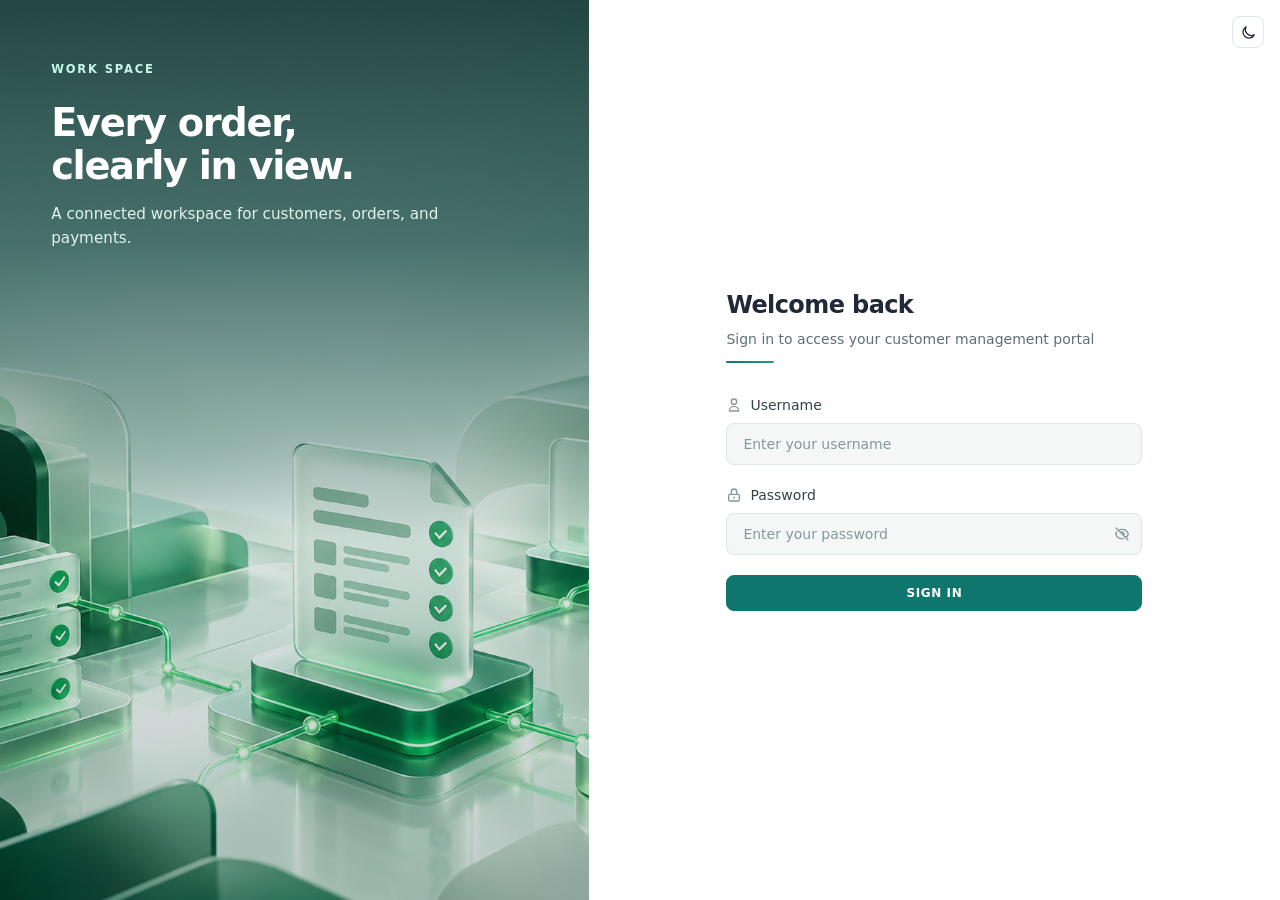
<file: saleorder-managemen/saleordermanagement/InvoicedPayments/index.html>
<!DOCTYPE html><html lang="en"><head><meta charSet="utf-8"/><meta name="viewport" content="width=device-width, initial-scale=1"/><link rel="stylesheet" href="/_next/static/css/ac45baf8b69ca39b.css" data-precedence="next"/><link rel="stylesheet" href="/_next/static/css/5e189d421eaca687.css" data-precedence="next"/><link rel="stylesheet" href="/_next/static/css/ffb18351110df3fe.css" data-precedence="next"/><link rel="stylesheet" href="/_next/static/css/e9b5c8e9ee5edd34.css" data-precedence="next"/><link rel="preload" as="script" fetchPriority="low" href="/_next/static/chunks/webpack-f94cb93c6e6713fd.js"/><script src="/_next/static/chunks/fd9d1056-460ba6f885b1ebba.js" async=""></script><script src="/_next/static/chunks/23-a2b3796dd74339d5.js" async=""></script><script src="/_next/static/chunks/main-app-0f629238cbe685ab.js" async=""></script><script src="/_next/static/chunks/291-0e5365e3864aa465.js" async=""></script><script src="/_next/static/chunks/127-772b446879721a8f.js" async=""></script><script src="/_next/static/chunks/app/saleorder-managemen/saleordermanagement/InvoicedPayments/page-2682af3f9683c64a.js" async=""></script><script src="/_next/static/chunks/460-f5aad34b6946eea5.js" async=""></script><script src="/_next/static/chunks/109-92fd74b80ddcc7dd.js" async=""></script><script src="/_next/static/chunks/236-e3e2e33633909fd4.js" async=""></script><script src="/_next/static/chunks/app/layout-6fa56d103fae0a82.js" async=""></script><link rel="icon" href="/favicon.ico" type="image/x-icon" sizes="16x16"/><script>try { var savedTheme = localStorage.getItem('yen-crm-theme'); var isDark = savedTheme ? savedTheme === 'dark' : window.matchMedia('(prefers-color-scheme: dark)').matches; document.documentElement.dataset.theme = isDark ? 'dark' : 'light'; document.documentElement.classList.toggle('dark', isDark); } catch (error) { document.documentElement.dataset.theme = 'light'; }</script><script src="/_next/static/chunks/polyfills-78c92fac7aa8fdd8.js" noModule=""></script></head><body><div class="workspace-screen"><div><div><nav class="workspace-nav" aria-label="Main sections"><a class="nav-button " href="/saleorder-managemen/StatusDashboard/"><span class="nav-button__label flex items-center flex-shrink-0"><svg class="w-5 h-5" fill="none" stroke="currentColor" viewBox="0 0 24 24"><path stroke-linecap="round" stroke-linejoin="round" stroke-width="2" d="M4 6a2 2 0 012-2h2a2 2 0 012 2v2a2 2 0 01-2 2H6a2 2 0 01-2-2V6zm10 0a2 2 0 012-2h2a2 2 0 012 2v2a2 2 0 01-2 2h-2a2 2 0 01-2-2V6zM4 16a2 2 0 012-2h2a2 2 0 012 2v2a2 2 0 01-2 2H6a2 2 0 01-2-2v-2zm10 0a2 2 0 012-2h2a2 2 0 012 2v2a2 2 0 01-2 2h-2a2 2 0 01-2-2v-2z"></path></svg></span><span class="nav-button__label">Status Dashboard</span></a><a aria-current="page" class="nav-button nav-button--active" href="/saleorder-managemen/saleordermanagement/"><span class="nav-button__label flex items-center flex-shrink-0"><svg class="w-5 h-5" fill="none" stroke="currentColor" viewBox="0 0 24 24"><path stroke-linecap="round" stroke-linejoin="round" stroke-width="2" d="M20 7l-8-4-8 4m16 0l-8 4m8-4v10l-8 4m0-10L4 7m8 4v10M4 7v10l8 4"></path></svg></span><span class="nav-button__label">sale Order Management</span></a><a class="nav-button " href="/saleorder-managemen/MasterAdmin/"><span class="nav-button__label flex items-center flex-shrink-0"><svg class="w-5 h-5" fill="none" stroke="currentColor" viewBox="0 0 24 24"><path stroke-linecap="round" stroke-linejoin="round" stroke-width="2" d="M12 4a4 4 0 100 8 4 4 0 000-8zM4 21v-1a8 8 0 0116 0v1M19 8h3m-1.5-1.5v3"></path></svg></span><span class="nav-button__label">Master Admin</span></a></nav></div><nav class="workspace-nav workspace-nav--sub" aria-label="Sale order sections"><a class="nav-subbutton " href="/saleorder-managemen/saleordermanagement/takeAwayItems/"><span class="flex items-center flex-shrink-0"><svg class="w-5 h-5" fill="none" stroke="currentColor" viewBox="0 0 24 24"><path stroke-linecap="round" stroke-linejoin="round" stroke-width="2" d="M3 3h2l.4 2M7 13h10l4-8H5.4M7 13L5.4 5M7 13l-2.293 2.293c-.63.63-.184 1.707.707 1.707H17m0 0a2 2 0 100 4 2 2 0 000-4zm-8 2a2 2 0 100 4 2 2 0 000-4z"></path></svg></span><span>Order Items</span></a><a aria-current="page" class="nav-subbutton nav-subbutton--active" href="/saleorder-managemen/saleordermanagement/InvoicedPayments/"><span class="flex items-center flex-shrink-0"><svg class="w-5 h-5" fill="none" stroke="currentColor" viewBox="0 0 24 24"><path stroke-linecap="round" stroke-linejoin="round" stroke-width="2" d="M9 12h6m-6 4h6m2 5H7a2 2 0 01-2-2V5a2 2 0 012-2h5.586a1 1 0 01.707.293l5.414 5.414a1 1 0 01.293.707V19a2 2 0 01-2 2z"></path></svg></span><span>Invoiced Items</span></a><a class="nav-subbutton " href="/saleorder-managemen/saleordermanagement/FinishedPayments/"><span class="flex items-center flex-shrink-0"><svg class="w-5 h-5" fill="none" stroke="currentColor" viewBox="0 0 24 24"><path stroke-linecap="round" stroke-linejoin="round" stroke-width="2" d="M9 12l2 2 4-4m6 2a9 9 0 11-18 0 9 9 0 0118 0z"></path></svg></span><span>Paymented Items</span></a><a class="nav-subbutton " href="/saleorder-managemen/saleordermanagement/Ledger/"><span class="flex items-center flex-shrink-0"><svg class="w-5 h-5" fill="none" stroke="currentColor" viewBox="0 0 24 24"><path stroke-linecap="round" stroke-linejoin="round" stroke-width="2" d="M12 6.253v13m0-13C10.832 5.477 9.246 5 7.5 5S4.168 5.477 3 6.253v13C4.168 18.477 5.754 18 7.5 18s3.332.477 4.5 1.253m0-13C13.168 5.477 14.754 5 16.5 5c1.747 0 3.332.477 4.5 1.253v13C19.832 18.477 18.247 18 16.5 18c-1.746 0-3.332.477-4.5 1.253"></path></svg></span><span>Ledger</span></a></nav></div><div class="order-filter-bar mb-2 flex flex-col md:flex-row md:items-center md:justify-between md:gap-2 mt-1"><div class="flex flex-col sm:flex-row sm:flex-wrap items-stretch sm:items-center gap-1 sm:gap-1 w-full md:w-auto"><div class="relative w-full sm:w-64"><div class="relative"><input type="text" placeholder="Select Company..." class="w-full border rounded-lg px-3 py-2 pr-16 text-sm focus:outline-none bg-white border-slate-300 text-slate-600" value=""/><div class="absolute right-3 top-1/2 transform -translate-y-1/2 pointer-events-none"><svg class="w-4 h-4 text-slate-400 transition-transform duration-200 " fill="none" stroke="currentColor" viewBox="0 0 24 24"><path stroke-linecap="round" stroke-linejoin="round" stroke-width="2" d="M19 9l-7 7-7-7"></path></svg></div></div></div><select class="px-3 py-2 text-sm border border-gray-300 dark:border-gray-600 rounded-lg bg-white dark:bg-gray-900 text-black dark:text-white w-full sm:w-auto"><option value="createdDate" selected="">Order Date</option><option value="invoicedDate">Invoice Date</option><option value="deliveryDate">Delivery Date</option></select><div class="relative w-full sm:w-auto sm:flex-1"><button class="w-full px-3 py-2 text-sm border rounded-lg flex items-center justify-between sm:justify-start gap-2 bg-white dark:bg-gray-900 border-gray-300 dark:border-gray-600 text-gray-700 dark:text-gray-300"><div class="flex items-center gap-2 truncate"><svg class="w-4 h-4 flex-shrink-0" fill="none" stroke="currentColor" viewBox="0 0 24 24"><path stroke-linecap="round" stroke-linejoin="round" stroke-width="2" d="M8 7V3m8 4V3m-9 8h10M5 21h14a2 2 0 002-2V7a2 2 0 00-2-2H5a2 2 0 00-2 2v12a2 2 0 002 2z"></path></svg><span class="truncate">Select Date Range</span></div></button></div><div class="relative w-full sm:w-auto"><button class="w-full sm:w-auto px-3 py-2 text-sm bg-white dark:bg-gray-900 border border-gray-300 dark:border-gray-600 rounded-lg text-black dark:text-white hover:bg-gray-50 dark:hover:bg-gray-800 transition-colors text-center sm:text-left flex items-center justify-center sm:justify-start gap-1"><svg class="w-4 h-4" fill="none" stroke="currentColor" viewBox="0 0 24 24"><path stroke-linecap="round" stroke-linejoin="round" stroke-width="2" d="M3 4a1 1 0 011-1h16a1 1 0 011 1v2.586a1 1 0 01-.293.707l-6.414 6.414a1 1 0 00-.293.707V17l-4 4v-6.586a1 1 0 00-.293-.707L3.293 7.293A1 1 0 013 6.586V4z"></path></svg><span>Columns</span></button></div></div></div><div class="lg:hidden w-full space-y-4 p-1"></div><div class="hidden lg:block"><div class="w-full overflow-x-auto overflow-y-auto bg-white dark:bg-gray-900 shadow-sm rounded-lg border border-gray-200 dark:border-gray-700" style="max-height:calc(100vh - 260px)"><table class="w-full border-collapse min-w-[900px]"><thead class="sticky top-0 z-10"><tr><th class="
                                            bg-white dark:bg-gray-900 text-black dark:text-white font-semibold 
                                            border-b border-gray-200 dark:border-gray-700 
                                            px-2.5 py-3.5 text-[10px] tracking-wide uppercase whitespace-nowrap 
                                            align-middle text-center 
                                            
                                        " style="width:40px"><div class="flex items-center justify-center gap-1">S.No</div></th><th class="
                                            bg-white dark:bg-gray-900 text-black dark:text-white font-semibold 
                                            border-b border-gray-200 dark:border-gray-700 
                                            px-2.5 py-3.5 text-[10px] tracking-wide uppercase whitespace-nowrap 
                                            align-middle text-left 
                                            cursor-pointer hover:bg-gray-100 dark:hover:bg-gray-800
                                        " style="width:130px"><div class="flex items-center justify-center gap-1">Invoice No</div></th><th class="
                                            bg-white dark:bg-gray-900 text-black dark:text-white font-semibold 
                                            border-b border-gray-200 dark:border-gray-700 
                                            px-2.5 py-3.5 text-[10px] tracking-wide uppercase whitespace-nowrap 
                                            align-middle text-center 
                                            cursor-pointer hover:bg-gray-100 dark:hover:bg-gray-800
                                        " style="width:150px"><div class="flex items-center justify-center gap-1">Company Name</div></th><th class="
                                            bg-white dark:bg-gray-900 text-black dark:text-white font-semibold 
                                            border-b border-gray-200 dark:border-gray-700 
                                            px-2.5 py-3.5 text-[10px] tracking-wide uppercase whitespace-nowrap 
                                            align-middle text-center 
                                            
                                        " style="width:90px"><div class="flex items-center justify-center gap-1">Items</div></th><th class="
                                            bg-white dark:bg-gray-900 text-black dark:text-white font-semibold 
                                            border-b border-gray-200 dark:border-gray-700 
                                            px-2.5 py-3.5 text-[10px] tracking-wide uppercase whitespace-nowrap 
                                            align-middle text-center 
                                            cursor-pointer hover:bg-gray-100 dark:hover:bg-gray-800
                                        " style="width:100px"><div class="flex items-center justify-center gap-1">Invoice Date</div></th><th class="
                                            bg-white dark:bg-gray-900 text-black dark:text-white font-semibold 
                                            border-b border-gray-200 dark:border-gray-700 
                                            px-2.5 py-3.5 text-[10px] tracking-wide uppercase whitespace-nowrap 
                                            align-middle text-center 
                                            cursor-pointer hover:bg-gray-100 dark:hover:bg-gray-800
                                        " style="width:100px"><div class="flex items-center justify-center gap-1">Delivery Date</div></th><th class="
                                            bg-white dark:bg-gray-900 text-black dark:text-white font-semibold 
                                            border-b border-gray-200 dark:border-gray-700 
                                            px-2.5 py-3.5 text-[10px] tracking-wide uppercase whitespace-nowrap 
                                            align-middle text-center 
                                            cursor-pointer hover:bg-gray-100 dark:hover:bg-gray-800
                                        " style="width:110px"><div class="flex items-center justify-center gap-1">Total</div></th><th class="
                                            bg-white dark:bg-gray-900 text-black dark:text-white font-semibold 
                                            border-b border-gray-200 dark:border-gray-700 
                                            px-2.5 py-3.5 text-[10px] tracking-wide uppercase whitespace-nowrap 
                                            align-middle text-center 
                                            
                                        " style="width:130px"><div class="flex items-center justify-center gap-1">Payment</div></th><th class="
                                            bg-white dark:bg-gray-900 text-black dark:text-white font-semibold 
                                            border-b border-gray-200 dark:border-gray-700 
                                            px-2.5 py-3.5 text-[10px] tracking-wide uppercase whitespace-nowrap 
                                            align-middle text-center 
                                            
                                        " style="width:150px"><div class="flex items-center justify-center gap-1">Paid Amount</div></th><th class="
                                            bg-white dark:bg-gray-900 text-black dark:text-white font-semibold 
                                            border-b border-gray-200 dark:border-gray-700 
                                            px-2.5 py-3.5 text-[10px] tracking-wide uppercase whitespace-nowrap 
                                            align-middle text-center 
                                            cursor-pointer hover:bg-gray-100 dark:hover:bg-gray-800
                                        " style="width:110px"><div class="flex items-center justify-center gap-1">Pending</div></th><th class="
                                            bg-white dark:bg-gray-900 text-black dark:text-white font-semibold 
                                            border-b border-gray-200 dark:border-gray-700 
                                            px-2.5 py-3.5 text-[10px] tracking-wide uppercase whitespace-nowrap 
                                            align-middle text-left 
                                            cursor-pointer hover:bg-gray-100 dark:hover:bg-gray-800
                                        " style="width:90px"><div class="flex items-center justify-center gap-1">Amount Status</div></th><th class="
                                            bg-white dark:bg-gray-900 text-black dark:text-white font-semibold 
                                            border-b border-gray-200 dark:border-gray-700 
                                            px-2.5 py-3.5 text-[10px] tracking-wide uppercase whitespace-nowrap 
                                            align-middle text-center 
                                            
                                        " style="width:80px"><div class="flex items-center justify-center gap-1">Actions</div></th></tr></thead><tbody class="divide-y divide-gray-200 dark:divide-gray-700"></tbody></table></div></div><div class="flex flex-col sm:flex-row justify-between items-center gap-2 mt-2 px-3 py-2 bg-white border-t border-gray-200"><div class="flex items-center gap-3 w-full sm:w-auto"></div><div class="flex items-center justify-end gap-1 w-full sm:w-auto"><button disabled="" class="h-7 px-2 text-xs bg-white border border-gray-300 rounded hover:bg-gray-50 disabled:opacity-50 disabled:cursor-not-allowed">Previous</button><div class="hidden sm:flex items-center gap-1"><button class="h-7 w-7 flex items-center justify-center rounded text-xs font-medium transition-colors
                        bg-deepseek-blue text-white shadow-sm">1</button></div><button disabled="" class="h-7 px-2 text-xs bg-white border border-gray-300 rounded hover:bg-gray-50 disabled:opacity-50 disabled:cursor-not-allowed">Next</button></div></div></div><script src="/_next/static/chunks/webpack-f94cb93c6e6713fd.js" async=""></script><script>(self.__next_f=self.__next_f||[]).push([0]);self.__next_f.push([2,null])</script><script>self.__next_f.push([1,"1:HL[\"/_next/static/css/ac45baf8b69ca39b.css\",\"style\"]\n2:HL[\"/_next/static/css/5e189d421eaca687.css\",\"style\"]\n3:HL[\"/_next/static/css/ffb18351110df3fe.css\",\"style\"]\n4:HL[\"/_next/static/css/e9b5c8e9ee5edd34.css\",\"style\"]\n"])</script><script>self.__next_f.push([1,"5:I[95751,[],\"\"]\n7:I[66513,[],\"ClientPageRoot\"]\n8:I[47982,[\"291\",\"static/chunks/291-0e5365e3864aa465.js\",\"127\",\"static/chunks/127-772b446879721a8f.js\",\"89\",\"static/chunks/app/saleorder-managemen/saleordermanagement/InvoicedPayments/page-2682af3f9683c64a.js\"],\"default\"]\n9:I[39275,[],\"\"]\na:I[61343,[],\"\"]\nb:I[78750,[\"460\",\"static/chunks/460-f5aad34b6946eea5.js\",\"109\",\"static/chunks/109-92fd74b80ddcc7dd.js\",\"236\",\"static/chunks/236-e3e2e33633909fd4.js\",\"185\",\"static/chunks/app/layout-6fa56d103fae0a82.js\"],\"default\"]\ne:I[76130,[],\"\"]\nc:{}\nf:[]\n"])</script><script>self.__next_f.push([1,"0:[[[\"$\",\"link\",\"0\",{\"rel\":\"stylesheet\",\"href\":\"/_next/static/css/ac45baf8b69ca39b.css\",\"precedence\":\"next\",\"crossOrigin\":\"$undefined\"}],[\"$\",\"link\",\"1\",{\"rel\":\"stylesheet\",\"href\":\"/_next/static/css/5e189d421eaca687.css\",\"precedence\":\"next\",\"crossOrigin\":\"$undefined\"}],[\"$\",\"link\",\"2\",{\"rel\":\"stylesheet\",\"href\":\"/_next/static/css/ffb18351110df3fe.css\",\"precedence\":\"next\",\"crossOrigin\":\"$undefined\"}]],[\"$\",\"$L5\",null,{\"buildId\":\"jlcMY3gataZ_c7gkFaIni\",\"assetPrefix\":\"\",\"initialCanonicalUrl\":\"/saleorder-managemen/saleordermanagement/InvoicedPayments/\",\"initialTree\":[\"\",{\"children\":[\"saleorder-managemen\",{\"children\":[\"saleordermanagement\",{\"children\":[\"InvoicedPayments\",{\"children\":[\"__PAGE__\",{}]}]}]}]},\"$undefined\",\"$undefined\",true],\"initialSeedData\":[\"\",{\"children\":[\"saleorder-managemen\",{\"children\":[\"saleordermanagement\",{\"children\":[\"InvoicedPayments\",{\"children\":[\"__PAGE__\",{},[[\"$L6\",[\"$\",\"$L7\",null,{\"props\":{\"params\":{},\"searchParams\":{}},\"Component\":\"$8\"}]],null],null]},[\"$\",\"$L9\",null,{\"parallelRouterKey\":\"children\",\"segmentPath\":[\"children\",\"saleorder-managemen\",\"children\",\"saleordermanagement\",\"children\",\"InvoicedPayments\",\"children\"],\"error\":\"$undefined\",\"errorStyles\":\"$undefined\",\"errorScripts\":\"$undefined\",\"template\":[\"$\",\"$La\",null,{}],\"templateStyles\":\"$undefined\",\"templateScripts\":\"$undefined\",\"notFound\":\"$undefined\",\"notFoundStyles\":\"$undefined\",\"styles\":[[\"$\",\"link\",\"0\",{\"rel\":\"stylesheet\",\"href\":\"/_next/static/css/e9b5c8e9ee5edd34.css\",\"precedence\":\"next\",\"crossOrigin\":\"$undefined\"}]]}],null]},[\"$\",\"$L9\",null,{\"parallelRouterKey\":\"children\",\"segmentPath\":[\"children\",\"saleorder-managemen\",\"children\",\"saleordermanagement\",\"children\"],\"error\":\"$undefined\",\"errorStyles\":\"$undefined\",\"errorScripts\":\"$undefined\",\"template\":[\"$\",\"$La\",null,{}],\"templateStyles\":\"$undefined\",\"templateScripts\":\"$undefined\",\"notFound\":\"$undefined\",\"notFoundStyles\":\"$undefined\",\"styles\":null}],null]},[\"$\",\"$L9\",null,{\"parallelRouterKey\":\"children\",\"segmentPath\":[\"children\",\"saleorder-managemen\",\"children\"],\"error\":\"$undefined\",\"errorStyles\":\"$undefined\",\"errorScripts\":\"$undefined\",\"template\":[\"$\",\"$La\",null,{}],\"templateStyles\":\"$undefined\",\"templateScripts\":\"$undefined\",\"notFound\":\"$undefined\",\"notFoundStyles\":\"$undefined\",\"styles\":null}],null]},[[\"$\",\"$Lb\",null,{\"children\":[\"$\",\"$L9\",null,{\"parallelRouterKey\":\"children\",\"segmentPath\":[\"children\"],\"error\":\"$undefined\",\"errorStyles\":\"$undefined\",\"errorScripts\":\"$undefined\",\"template\":[\"$\",\"$La\",null,{}],\"templateStyles\":\"$undefined\",\"templateScripts\":\"$undefined\",\"notFound\":[[\"$\",\"title\",null,{\"children\":\"404: This page could not be found.\"}],[\"$\",\"div\",null,{\"style\":{\"fontFamily\":\"system-ui,\\\"Segoe UI\\\",Roboto,Helvetica,Arial,sans-serif,\\\"Apple Color Emoji\\\",\\\"Segoe UI Emoji\\\"\",\"height\":\"100vh\",\"textAlign\":\"center\",\"display\":\"flex\",\"flexDirection\":\"column\",\"alignItems\":\"center\",\"justifyContent\":\"center\"},\"children\":[\"$\",\"div\",null,{\"children\":[[\"$\",\"style\",null,{\"dangerouslySetInnerHTML\":{\"__html\":\"body{color:#000;background:#fff;margin:0}.next-error-h1{border-right:1px solid rgba(0,0,0,.3)}@media (prefers-color-scheme:dark){body{color:#fff;background:#000}.next-error-h1{border-right:1px solid rgba(255,255,255,.3)}}\"}}],[\"$\",\"h1\",null,{\"className\":\"next-error-h1\",\"style\":{\"display\":\"inline-block\",\"margin\":\"0 20px 0 0\",\"padding\":\"0 23px 0 0\",\"fontSize\":24,\"fontWeight\":500,\"verticalAlign\":\"top\",\"lineHeight\":\"49px\"},\"children\":\"404\"}],[\"$\",\"div\",null,{\"style\":{\"display\":\"inline-block\"},\"children\":[\"$\",\"h2\",null,{\"style\":{\"fontSize\":14,\"fontWeight\":400,\"lineHeight\":\"49px\",\"margin\":0},\"children\":\"This page could not be found.\"}]}]]}]}]],\"notFoundStyles\":[],\"styles\":null}],\"params\":\"$c\"}],null],null],\"couldBeIntercepted\":false,\"initialHead\":[false,\"$Ld\"],\"globalErrorComponent\":\"$e\",\"missingSlots\":\"$Wf\"}]]\n"])</script><script>self.__next_f.push([1,"d:[[\"$\",\"meta\",\"0\",{\"name\":\"viewport\",\"content\":\"width=device-width, initial-scale=1\"}],[\"$\",\"meta\",\"1\",{\"charSet\":\"utf-8\"}],[\"$\",\"link\",\"2\",{\"rel\":\"icon\",\"href\":\"/favicon.ico\",\"type\":\"image/x-icon\",\"sizes\":\"16x16\"}]]\n6:null\n"])</script></body></html>
</file>
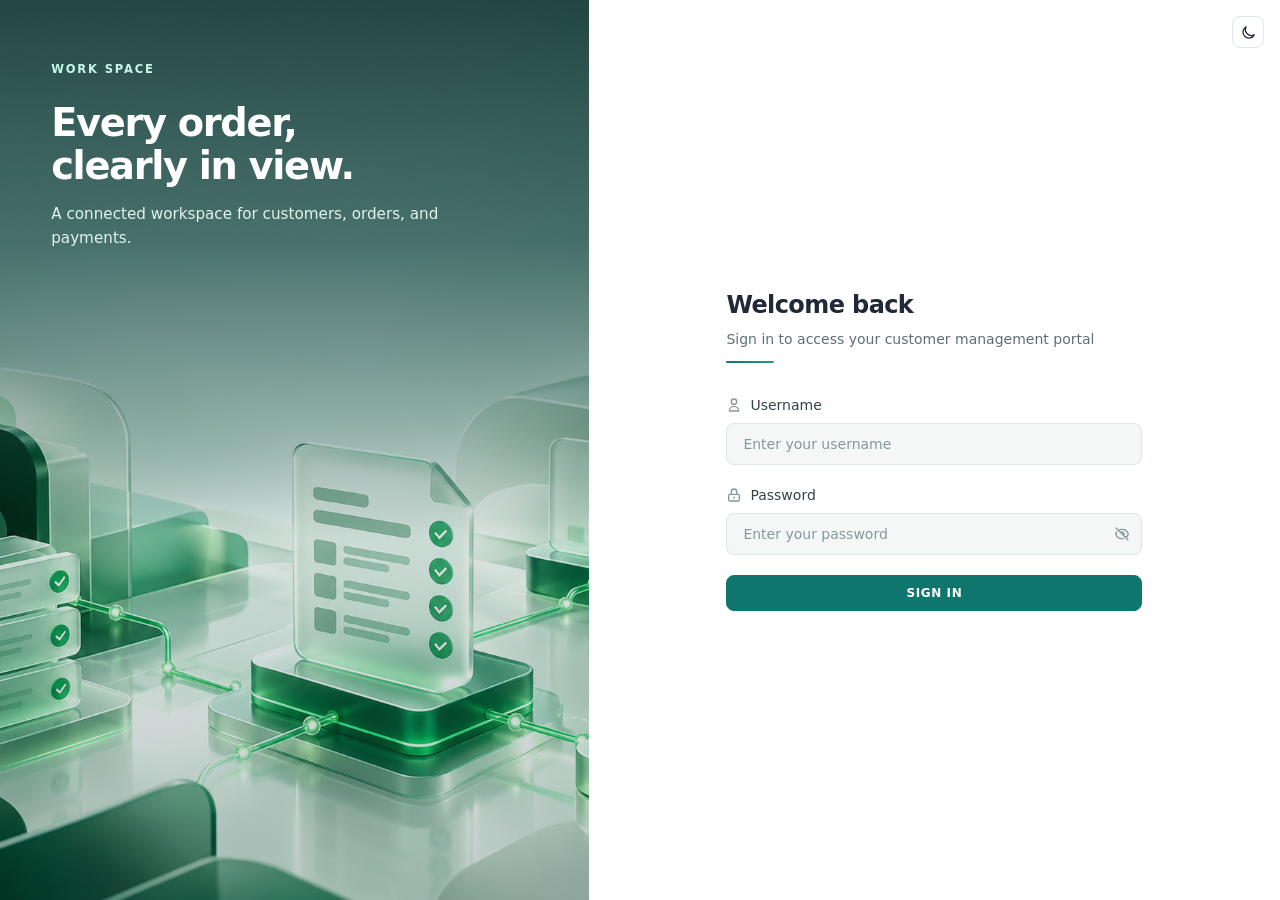
<file: saleorder-managemen/saleordermanagement/Ledger/index.html>
<!DOCTYPE html><html lang="en"><head><meta charSet="utf-8"/><meta name="viewport" content="width=device-width, initial-scale=1"/><link rel="stylesheet" href="/_next/static/css/ac45baf8b69ca39b.css" data-precedence="next"/><link rel="stylesheet" href="/_next/static/css/5e189d421eaca687.css" data-precedence="next"/><link rel="stylesheet" href="/_next/static/css/ffb18351110df3fe.css" data-precedence="next"/><link rel="stylesheet" href="/_next/static/css/e9b5c8e9ee5edd34.css" data-precedence="next"/><link rel="preload" as="script" fetchPriority="low" href="/_next/static/chunks/webpack-f94cb93c6e6713fd.js"/><script src="/_next/static/chunks/fd9d1056-460ba6f885b1ebba.js" async=""></script><script src="/_next/static/chunks/23-a2b3796dd74339d5.js" async=""></script><script src="/_next/static/chunks/main-app-0f629238cbe685ab.js" async=""></script><script src="/_next/static/chunks/291-0e5365e3864aa465.js" async=""></script><script src="/_next/static/chunks/127-772b446879721a8f.js" async=""></script><script src="/_next/static/chunks/app/saleorder-managemen/saleordermanagement/Ledger/page-7dc5f039dce52635.js" async=""></script><script src="/_next/static/chunks/460-f5aad34b6946eea5.js" async=""></script><script src="/_next/static/chunks/109-92fd74b80ddcc7dd.js" async=""></script><script src="/_next/static/chunks/236-e3e2e33633909fd4.js" async=""></script><script src="/_next/static/chunks/app/layout-6fa56d103fae0a82.js" async=""></script><link rel="icon" href="/favicon.ico" type="image/x-icon" sizes="16x16"/><script>try { var savedTheme = localStorage.getItem('yen-crm-theme'); var isDark = savedTheme ? savedTheme === 'dark' : window.matchMedia('(prefers-color-scheme: dark)').matches; document.documentElement.dataset.theme = isDark ? 'dark' : 'light'; document.documentElement.classList.toggle('dark', isDark); } catch (error) { document.documentElement.dataset.theme = 'light'; }</script><script src="/_next/static/chunks/polyfills-78c92fac7aa8fdd8.js" noModule=""></script></head><body><div class="workspace-screen"><div><div><nav class="workspace-nav" aria-label="Main sections"><a class="nav-button " href="/saleorder-managemen/StatusDashboard/"><span class="nav-button__label flex items-center flex-shrink-0"><svg class="w-5 h-5" fill="none" stroke="currentColor" viewBox="0 0 24 24"><path stroke-linecap="round" stroke-linejoin="round" stroke-width="2" d="M4 6a2 2 0 012-2h2a2 2 0 012 2v2a2 2 0 01-2 2H6a2 2 0 01-2-2V6zm10 0a2 2 0 012-2h2a2 2 0 012 2v2a2 2 0 01-2 2h-2a2 2 0 01-2-2V6zM4 16a2 2 0 012-2h2a2 2 0 012 2v2a2 2 0 01-2 2H6a2 2 0 01-2-2v-2zm10 0a2 2 0 012-2h2a2 2 0 012 2v2a2 2 0 01-2 2h-2a2 2 0 01-2-2v-2z"></path></svg></span><span class="nav-button__label">Status Dashboard</span></a><a aria-current="page" class="nav-button nav-button--active" href="/saleorder-managemen/saleordermanagement/"><span class="nav-button__label flex items-center flex-shrink-0"><svg class="w-5 h-5" fill="none" stroke="currentColor" viewBox="0 0 24 24"><path stroke-linecap="round" stroke-linejoin="round" stroke-width="2" d="M20 7l-8-4-8 4m16 0l-8 4m8-4v10l-8 4m0-10L4 7m8 4v10M4 7v10l8 4"></path></svg></span><span class="nav-button__label">sale Order Management</span></a><a class="nav-button " href="/saleorder-managemen/MasterAdmin/"><span class="nav-button__label flex items-center flex-shrink-0"><svg class="w-5 h-5" fill="none" stroke="currentColor" viewBox="0 0 24 24"><path stroke-linecap="round" stroke-linejoin="round" stroke-width="2" d="M12 4a4 4 0 100 8 4 4 0 000-8zM4 21v-1a8 8 0 0116 0v1M19 8h3m-1.5-1.5v3"></path></svg></span><span class="nav-button__label">Master Admin</span></a></nav></div><nav class="workspace-nav workspace-nav--sub" aria-label="Sale order sections"><a class="nav-subbutton " href="/saleorder-managemen/saleordermanagement/takeAwayItems/"><span class="flex items-center flex-shrink-0"><svg class="w-5 h-5" fill="none" stroke="currentColor" viewBox="0 0 24 24"><path stroke-linecap="round" stroke-linejoin="round" stroke-width="2" d="M3 3h2l.4 2M7 13h10l4-8H5.4M7 13L5.4 5M7 13l-2.293 2.293c-.63.63-.184 1.707.707 1.707H17m0 0a2 2 0 100 4 2 2 0 000-4zm-8 2a2 2 0 100 4 2 2 0 000-4z"></path></svg></span><span>Order Items</span></a><a class="nav-subbutton " href="/saleorder-managemen/saleordermanagement/InvoicedPayments/"><span class="flex items-center flex-shrink-0"><svg class="w-5 h-5" fill="none" stroke="currentColor" viewBox="0 0 24 24"><path stroke-linecap="round" stroke-linejoin="round" stroke-width="2" d="M9 12h6m-6 4h6m2 5H7a2 2 0 01-2-2V5a2 2 0 012-2h5.586a1 1 0 01.707.293l5.414 5.414a1 1 0 01.293.707V19a2 2 0 01-2 2z"></path></svg></span><span>Invoiced Items</span></a><a class="nav-subbutton " href="/saleorder-managemen/saleordermanagement/FinishedPayments/"><span class="flex items-center flex-shrink-0"><svg class="w-5 h-5" fill="none" stroke="currentColor" viewBox="0 0 24 24"><path stroke-linecap="round" stroke-linejoin="round" stroke-width="2" d="M9 12l2 2 4-4m6 2a9 9 0 11-18 0 9 9 0 0118 0z"></path></svg></span><span>Paymented Items</span></a><a aria-current="page" class="nav-subbutton nav-subbutton--active" href="/saleorder-managemen/saleordermanagement/Ledger/"><span class="flex items-center flex-shrink-0"><svg class="w-5 h-5" fill="none" stroke="currentColor" viewBox="0 0 24 24"><path stroke-linecap="round" stroke-linejoin="round" stroke-width="2" d="M12 6.253v13m0-13C10.832 5.477 9.246 5 7.5 5S4.168 5.477 3 6.253v13C4.168 18.477 5.754 18 7.5 18s3.332.477 4.5 1.253m0-13C13.168 5.477 14.754 5 16.5 5c1.747 0 3.332.477 4.5 1.253v13C19.832 18.477 18.247 18 16.5 18c-1.746 0-3.332.477-4.5 1.253"></path></svg></span><span>Ledger</span></a></nav></div><div class="flex flex-col"><div class="ledger-filters bg-white rounded-xl shadow-sm border border-slate-200 p-4 relative mb-3 mt-1"><div class="grid grid-cols-1 md:grid-cols-12 gap-3 items-end"><div class="md:col-span-4 relative"><div class="relative"><input type="text" placeholder="Search or Select Company..." class="w-full border rounded-lg px-3 py-2 pr-8 text-xs focus:outline-none transition-all bg-white border-slate-300 text-slate-600" value=""/><div class="absolute right-3 top-1/2 transform -translate-y-1/2 pointer-events-none"><svg class="w-4 h-4 text-slate-400 transition-transform duration-200 " fill="none" stroke="currentColor" viewBox="0 0 24 24"><path stroke-linecap="round" stroke-linejoin="round" stroke-width="2" d="M19 9l-7 7-7-7"></path></svg></div></div></div><div class="md:col-span-4 relative"><button type="button" class="w-full border rounded-lg px-3 py-2 text-xs flex justify-between items-center transition-all bg-white border-slate-300 text-slate-600 hover:border-slate-400"><span class="truncate font-medium">Select Period</span><div class="flex items-center gap-1.5 flex-shrink-0"><svg class="w-4 h-4 text-slate-500" fill="none" stroke="currentColor" viewBox="0 0 24 24"><path stroke-linecap="round" stroke-linejoin="round" stroke-width="2" d="M8 7V3m8 4V3m-9 8h10M5 21h14a2 2 0 002-2V7a2 2 0 00-2-2H5a2 2 0 00-2 2v12a2 2 0 002 2z"></path></svg></div></button></div><div class="ledger-filter-actions md:col-span-4 flex gap-2 justify-end items-end"><button type="button" class="bg-white border border-slate-300 text-slate-600 rounded-lg px-4 py-2 text-xs font-semibold hover:bg-slate-50 transition-all flex items-center justify-center gap-2 shadow-sm hover:shadow-md"><svg class="w-4 h-4" fill="none" stroke="currentColor" viewBox="0 0 24 24"><path stroke-linecap="round" stroke-linejoin="round" stroke-width="2" d="M6 18L18 6M6 6l12 12"></path></svg>Clear</button></div></div></div><div class="flex-1 flex flex-col items-center justify-center text-slate-400 py-20"><svg class="w-16 h-16 mb-3 text-slate-200" fill="none" stroke="currentColor" viewBox="0 0 24 24"><path stroke-linecap="round" stroke-linejoin="round" stroke-width="1.5" d="M9 17v-2m3 2v-4m3 4v-6m2 10H7a2 2 0 01-2-2V5a2 2 0 012-2h5.586a1 1 0 01.707.293l5.414 5.414a1 1 0 01.293.707V19a2 2 0 01-2 2z"></path></svg><p class="text-sm font-medium">Select a company and click Load Ledger</p></div></div></div><script src="/_next/static/chunks/webpack-f94cb93c6e6713fd.js" async=""></script><script>(self.__next_f=self.__next_f||[]).push([0]);self.__next_f.push([2,null])</script><script>self.__next_f.push([1,"1:HL[\"/_next/static/css/ac45baf8b69ca39b.css\",\"style\"]\n2:HL[\"/_next/static/css/5e189d421eaca687.css\",\"style\"]\n3:HL[\"/_next/static/css/ffb18351110df3fe.css\",\"style\"]\n4:HL[\"/_next/static/css/e9b5c8e9ee5edd34.css\",\"style\"]\n"])</script><script>self.__next_f.push([1,"5:I[95751,[],\"\"]\n7:I[66513,[],\"ClientPageRoot\"]\n8:I[32435,[\"291\",\"static/chunks/291-0e5365e3864aa465.js\",\"127\",\"static/chunks/127-772b446879721a8f.js\",\"229\",\"static/chunks/app/saleorder-managemen/saleordermanagement/Ledger/page-7dc5f039dce52635.js\"],\"default\"]\n9:I[39275,[],\"\"]\na:I[61343,[],\"\"]\nb:I[78750,[\"460\",\"static/chunks/460-f5aad34b6946eea5.js\",\"109\",\"static/chunks/109-92fd74b80ddcc7dd.js\",\"236\",\"static/chunks/236-e3e2e33633909fd4.js\",\"185\",\"static/chunks/app/layout-6fa56d103fae0a82.js\"],\"default\"]\ne:I[76130,[],\"\"]\nc:{}\nf:[]\n"])</script><script>self.__next_f.push([1,"0:[[[\"$\",\"link\",\"0\",{\"rel\":\"stylesheet\",\"href\":\"/_next/static/css/ac45baf8b69ca39b.css\",\"precedence\":\"next\",\"crossOrigin\":\"$undefined\"}],[\"$\",\"link\",\"1\",{\"rel\":\"stylesheet\",\"href\":\"/_next/static/css/5e189d421eaca687.css\",\"precedence\":\"next\",\"crossOrigin\":\"$undefined\"}],[\"$\",\"link\",\"2\",{\"rel\":\"stylesheet\",\"href\":\"/_next/static/css/ffb18351110df3fe.css\",\"precedence\":\"next\",\"crossOrigin\":\"$undefined\"}]],[\"$\",\"$L5\",null,{\"buildId\":\"jlcMY3gataZ_c7gkFaIni\",\"assetPrefix\":\"\",\"initialCanonicalUrl\":\"/saleorder-managemen/saleordermanagement/Ledger/\",\"initialTree\":[\"\",{\"children\":[\"saleorder-managemen\",{\"children\":[\"saleordermanagement\",{\"children\":[\"Ledger\",{\"children\":[\"__PAGE__\",{}]}]}]}]},\"$undefined\",\"$undefined\",true],\"initialSeedData\":[\"\",{\"children\":[\"saleorder-managemen\",{\"children\":[\"saleordermanagement\",{\"children\":[\"Ledger\",{\"children\":[\"__PAGE__\",{},[[\"$L6\",[\"$\",\"$L7\",null,{\"props\":{\"params\":{},\"searchParams\":{}},\"Component\":\"$8\"}]],null],null]},[\"$\",\"$L9\",null,{\"parallelRouterKey\":\"children\",\"segmentPath\":[\"children\",\"saleorder-managemen\",\"children\",\"saleordermanagement\",\"children\",\"Ledger\",\"children\"],\"error\":\"$undefined\",\"errorStyles\":\"$undefined\",\"errorScripts\":\"$undefined\",\"template\":[\"$\",\"$La\",null,{}],\"templateStyles\":\"$undefined\",\"templateScripts\":\"$undefined\",\"notFound\":\"$undefined\",\"notFoundStyles\":\"$undefined\",\"styles\":[[\"$\",\"link\",\"0\",{\"rel\":\"stylesheet\",\"href\":\"/_next/static/css/e9b5c8e9ee5edd34.css\",\"precedence\":\"next\",\"crossOrigin\":\"$undefined\"}]]}],null]},[\"$\",\"$L9\",null,{\"parallelRouterKey\":\"children\",\"segmentPath\":[\"children\",\"saleorder-managemen\",\"children\",\"saleordermanagement\",\"children\"],\"error\":\"$undefined\",\"errorStyles\":\"$undefined\",\"errorScripts\":\"$undefined\",\"template\":[\"$\",\"$La\",null,{}],\"templateStyles\":\"$undefined\",\"templateScripts\":\"$undefined\",\"notFound\":\"$undefined\",\"notFoundStyles\":\"$undefined\",\"styles\":null}],null]},[\"$\",\"$L9\",null,{\"parallelRouterKey\":\"children\",\"segmentPath\":[\"children\",\"saleorder-managemen\",\"children\"],\"error\":\"$undefined\",\"errorStyles\":\"$undefined\",\"errorScripts\":\"$undefined\",\"template\":[\"$\",\"$La\",null,{}],\"templateStyles\":\"$undefined\",\"templateScripts\":\"$undefined\",\"notFound\":\"$undefined\",\"notFoundStyles\":\"$undefined\",\"styles\":null}],null]},[[\"$\",\"$Lb\",null,{\"children\":[\"$\",\"$L9\",null,{\"parallelRouterKey\":\"children\",\"segmentPath\":[\"children\"],\"error\":\"$undefined\",\"errorStyles\":\"$undefined\",\"errorScripts\":\"$undefined\",\"template\":[\"$\",\"$La\",null,{}],\"templateStyles\":\"$undefined\",\"templateScripts\":\"$undefined\",\"notFound\":[[\"$\",\"title\",null,{\"children\":\"404: This page could not be found.\"}],[\"$\",\"div\",null,{\"style\":{\"fontFamily\":\"system-ui,\\\"Segoe UI\\\",Roboto,Helvetica,Arial,sans-serif,\\\"Apple Color Emoji\\\",\\\"Segoe UI Emoji\\\"\",\"height\":\"100vh\",\"textAlign\":\"center\",\"display\":\"flex\",\"flexDirection\":\"column\",\"alignItems\":\"center\",\"justifyContent\":\"center\"},\"children\":[\"$\",\"div\",null,{\"children\":[[\"$\",\"style\",null,{\"dangerouslySetInnerHTML\":{\"__html\":\"body{color:#000;background:#fff;margin:0}.next-error-h1{border-right:1px solid rgba(0,0,0,.3)}@media (prefers-color-scheme:dark){body{color:#fff;background:#000}.next-error-h1{border-right:1px solid rgba(255,255,255,.3)}}\"}}],[\"$\",\"h1\",null,{\"className\":\"next-error-h1\",\"style\":{\"display\":\"inline-block\",\"margin\":\"0 20px 0 0\",\"padding\":\"0 23px 0 0\",\"fontSize\":24,\"fontWeight\":500,\"verticalAlign\":\"top\",\"lineHeight\":\"49px\"},\"children\":\"404\"}],[\"$\",\"div\",null,{\"style\":{\"display\":\"inline-block\"},\"children\":[\"$\",\"h2\",null,{\"style\":{\"fontSize\":14,\"fontWeight\":400,\"lineHeight\":\"49px\",\"margin\":0},\"children\":\"This page could not be found.\"}]}]]}]}]],\"notFoundStyles\":[],\"styles\":null}],\"params\":\"$c\"}],null],null],\"couldBeIntercepted\":false,\"initialHead\":[false,\"$Ld\"],\"globalErrorComponent\":\"$e\",\"missingSlots\":\"$Wf\"}]]\n"])</script><script>self.__next_f.push([1,"d:[[\"$\",\"meta\",\"0\",{\"name\":\"viewport\",\"content\":\"width=device-width, initial-scale=1\"}],[\"$\",\"meta\",\"1\",{\"charSet\":\"utf-8\"}],[\"$\",\"link\",\"2\",{\"rel\":\"icon\",\"href\":\"/favicon.ico\",\"type\":\"image/x-icon\",\"sizes\":\"16x16\"}]]\n6:null\n"])</script></body></html>
</file>
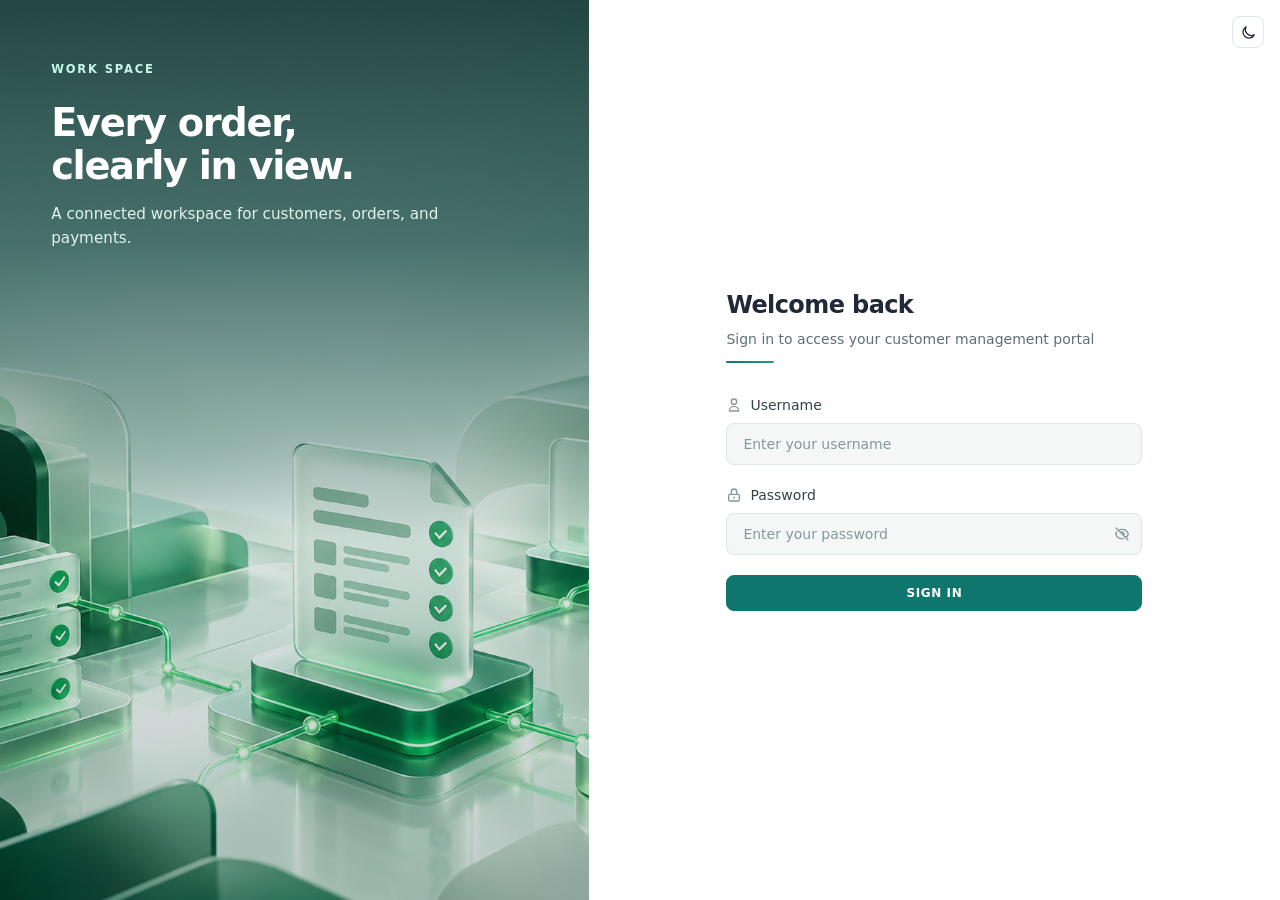
<file: saleorder-managemen/saleordermanagement/takeAwayItems/index.html>
<!DOCTYPE html><html lang="en"><head><meta charSet="utf-8"/><meta name="viewport" content="width=device-width, initial-scale=1"/><link rel="stylesheet" href="/_next/static/css/ac45baf8b69ca39b.css" data-precedence="next"/><link rel="stylesheet" href="/_next/static/css/5e189d421eaca687.css" data-precedence="next"/><link rel="stylesheet" href="/_next/static/css/ffb18351110df3fe.css" data-precedence="next"/><link rel="stylesheet" href="/_next/static/css/e9b5c8e9ee5edd34.css" data-precedence="next"/><link rel="preload" as="script" fetchPriority="low" href="/_next/static/chunks/webpack-f94cb93c6e6713fd.js"/><script src="/_next/static/chunks/fd9d1056-460ba6f885b1ebba.js" async=""></script><script src="/_next/static/chunks/23-a2b3796dd74339d5.js" async=""></script><script src="/_next/static/chunks/main-app-0f629238cbe685ab.js" async=""></script><script src="/_next/static/chunks/291-0e5365e3864aa465.js" async=""></script><script src="/_next/static/chunks/127-772b446879721a8f.js" async=""></script><script src="/_next/static/chunks/app/saleorder-managemen/saleordermanagement/takeAwayItems/page-4c9133558f6628b8.js" async=""></script><script src="/_next/static/chunks/460-f5aad34b6946eea5.js" async=""></script><script src="/_next/static/chunks/109-92fd74b80ddcc7dd.js" async=""></script><script src="/_next/static/chunks/236-e3e2e33633909fd4.js" async=""></script><script src="/_next/static/chunks/app/layout-6fa56d103fae0a82.js" async=""></script><link rel="icon" href="/favicon.ico" type="image/x-icon" sizes="16x16"/><script>try { var savedTheme = localStorage.getItem('yen-crm-theme'); var isDark = savedTheme ? savedTheme === 'dark' : window.matchMedia('(prefers-color-scheme: dark)').matches; document.documentElement.dataset.theme = isDark ? 'dark' : 'light'; document.documentElement.classList.toggle('dark', isDark); } catch (error) { document.documentElement.dataset.theme = 'light'; }</script><script src="/_next/static/chunks/polyfills-78c92fac7aa8fdd8.js" noModule=""></script></head><body><div class="workspace-screen"><div><div><nav class="workspace-nav" aria-label="Main sections"><a class="nav-button " href="/saleorder-managemen/StatusDashboard/"><span class="nav-button__label flex items-center flex-shrink-0"><svg class="w-5 h-5" fill="none" stroke="currentColor" viewBox="0 0 24 24"><path stroke-linecap="round" stroke-linejoin="round" stroke-width="2" d="M4 6a2 2 0 012-2h2a2 2 0 012 2v2a2 2 0 01-2 2H6a2 2 0 01-2-2V6zm10 0a2 2 0 012-2h2a2 2 0 012 2v2a2 2 0 01-2 2h-2a2 2 0 01-2-2V6zM4 16a2 2 0 012-2h2a2 2 0 012 2v2a2 2 0 01-2 2H6a2 2 0 01-2-2v-2zm10 0a2 2 0 012-2h2a2 2 0 012 2v2a2 2 0 01-2 2h-2a2 2 0 01-2-2v-2z"></path></svg></span><span class="nav-button__label">Status Dashboard</span></a><a aria-current="page" class="nav-button nav-button--active" href="/saleorder-managemen/saleordermanagement/"><span class="nav-button__label flex items-center flex-shrink-0"><svg class="w-5 h-5" fill="none" stroke="currentColor" viewBox="0 0 24 24"><path stroke-linecap="round" stroke-linejoin="round" stroke-width="2" d="M20 7l-8-4-8 4m16 0l-8 4m8-4v10l-8 4m0-10L4 7m8 4v10M4 7v10l8 4"></path></svg></span><span class="nav-button__label">sale Order Management</span></a><a class="nav-button " href="/saleorder-managemen/MasterAdmin/"><span class="nav-button__label flex items-center flex-shrink-0"><svg class="w-5 h-5" fill="none" stroke="currentColor" viewBox="0 0 24 24"><path stroke-linecap="round" stroke-linejoin="round" stroke-width="2" d="M12 4a4 4 0 100 8 4 4 0 000-8zM4 21v-1a8 8 0 0116 0v1M19 8h3m-1.5-1.5v3"></path></svg></span><span class="nav-button__label">Master Admin</span></a></nav></div><nav class="workspace-nav workspace-nav--sub" aria-label="Sale order sections"><a aria-current="page" class="nav-subbutton nav-subbutton--active" href="/saleorder-managemen/saleordermanagement/takeAwayItems/"><span class="flex items-center flex-shrink-0"><svg class="w-5 h-5" fill="none" stroke="currentColor" viewBox="0 0 24 24"><path stroke-linecap="round" stroke-linejoin="round" stroke-width="2" d="M3 3h2l.4 2M7 13h10l4-8H5.4M7 13L5.4 5M7 13l-2.293 2.293c-.63.63-.184 1.707.707 1.707H17m0 0a2 2 0 100 4 2 2 0 000-4zm-8 2a2 2 0 100 4 2 2 0 000-4z"></path></svg></span><span>Order Items</span></a><a class="nav-subbutton " href="/saleorder-managemen/saleordermanagement/InvoicedPayments/"><span class="flex items-center flex-shrink-0"><svg class="w-5 h-5" fill="none" stroke="currentColor" viewBox="0 0 24 24"><path stroke-linecap="round" stroke-linejoin="round" stroke-width="2" d="M9 12h6m-6 4h6m2 5H7a2 2 0 01-2-2V5a2 2 0 012-2h5.586a1 1 0 01.707.293l5.414 5.414a1 1 0 01.293.707V19a2 2 0 01-2 2z"></path></svg></span><span>Invoiced Items</span></a><a class="nav-subbutton " href="/saleorder-managemen/saleordermanagement/FinishedPayments/"><span class="flex items-center flex-shrink-0"><svg class="w-5 h-5" fill="none" stroke="currentColor" viewBox="0 0 24 24"><path stroke-linecap="round" stroke-linejoin="round" stroke-width="2" d="M9 12l2 2 4-4m6 2a9 9 0 11-18 0 9 9 0 0118 0z"></path></svg></span><span>Paymented Items</span></a><a class="nav-subbutton " href="/saleorder-managemen/saleordermanagement/Ledger/"><span class="flex items-center flex-shrink-0"><svg class="w-5 h-5" fill="none" stroke="currentColor" viewBox="0 0 24 24"><path stroke-linecap="round" stroke-linejoin="round" stroke-width="2" d="M12 6.253v13m0-13C10.832 5.477 9.246 5 7.5 5S4.168 5.477 3 6.253v13C4.168 18.477 5.754 18 7.5 18s3.332.477 4.5 1.253m0-13C13.168 5.477 14.754 5 16.5 5c1.747 0 3.332.477 4.5 1.253v13C19.832 18.477 18.247 18 16.5 18c-1.746 0-3.332.477-4.5 1.253"></path></svg></span><span>Ledger</span></a></nav></div><div class="order-filter-bar mb-2 flex flex-col mt-1"><div class="flex flex-col md:flex-row md:flex-wrap md:items-center md:justify-between gap-2 md:gap-2"><div class="flex flex-col sm:flex-row sm:flex-wrap items-stretch sm:items-center gap-2 sm:gap-1 w-full md:w-auto"><div class="relative w-full sm:w-64"><div class="relative"><input type="text" placeholder="Select Company" class="pl-2 pr-8 py-2 text-sm border border-gray-300 rounded-lg focus:outline-none focus:ring-2 focus:ring-deepseek-blue focus:border-deepseek-blue w-full placeholder:text-gray-400" style="color:var(--app-text);background-color:var(--app-surface)" value=""/><div class="absolute right-2 top-1/2 transform -translate-y-1/2 pointer-events-none"><svg class="w-4 h-4 text-gray-400 transition-transform duration-200 " fill="none" stroke="currentColor" viewBox="0 0 24 24"><path stroke-linecap="round" stroke-linejoin="round" stroke-width="2" d="M19 9l-7 7-7-7"></path></svg></div></div></div><select style="color:var(--app-text);background-color:var(--app-surface)" class="px-3 py-2 text-sm border border-gray-300 rounded-lg focus:outline-none focus:ring-2 focus:ring-deepseek-blue focus:border-deepseek-blue w-full sm:w-auto"><option value="createdDate" style="color:var(--app-text);background-color:var(--app-surface)" selected="">Order Date</option><option value="deliveryDate" style="color:var(--app-text);background-color:var(--app-surface)">Delivery Date</option></select><div class="relative w-full sm:w-auto sm:flex-1"><button style="color:var(--app-text);background-color:var(--app-surface)" class="w-full px-3 py-2 text-sm border rounded-lg hover:bg-gray-50 flex items-center justify-between sm:justify-start gap-2 border-gray-300"><div class="flex items-center gap-2 truncate"><svg class="w-4 h-4 flex-shrink-0" fill="none" stroke="currentColor" viewBox="0 0 24 24"><path stroke-linecap="round" stroke-linejoin="round" stroke-width="2" d="M8 7V3m8 4V3m-9 8h10M5 21h14a2 2 0 002-2V7a2 2 0 00-2-2H5a2 2 0 00-2 2v12a2 2 0 002 2z"></path></svg><span style="color:inherit" class="truncate">Select Date Range</span></div></button></div><div class="relative w-full sm:w-auto"><button class="w-full sm:w-auto px-3 py-2 text-sm border border-gray-300 rounded-lg hover:bg-gray-50 flex items-center justify-center sm:justify-start gap-1 text-gray-700 bg-white"><svg class="w-4 h-4" fill="none" stroke="currentColor" viewBox="0 0 24 24"><path stroke-linecap="round" stroke-linejoin="round" stroke-width="2" d="M3 4a1 1 0 011-1h16a1 1 0 011 1v2.586a1 1 0 01-.293.707l-6.414 6.414a1 1 0 00-.293.707V17l-4 4v-6.586a1 1 0 00-.293-.707L3.293 7.293A1 1 0 013 6.586V4z"></path></svg><span>Columns</span></button></div></div><div class="flex flex-wrap gap-2 items-center w-full md:w-auto"><div class="relative w-full sm:w-auto"><button disabled="" class="nav-button gap-2 w-full sm:w-auto bg-gray-400 cursor-not-allowed"><span class="nav-button__label">Print Invoice</span></button></div><button class="nav-button action-button gap-2 flex-1 sm:flex-none"><span class="nav-button__label">Create Order</span></button><button class="nav-button gap-2 flex-1 sm:flex-none bg-red-600 hover:bg-red-700 text-white"><span class="nav-button__label">Cancelled Orders (<!-- -->0<!-- -->)</span></button></div></div></div><div><div class="lg:hidden w-full space-y-3 p-1"></div><div class="hidden lg:block w-full overflow-x-auto bg-white shadow-sm rounded-lg border border-gray-200"><div class="overflow-y-auto" style="max-height:calc(100vh - 260px)"><table class="w-full border-collapse"><thead class="sticky top-0 z-10"><tr><th class="bg-white text-gray-800 font-semibold border-b border-gray-200 px-2 py-2.5 text-[10px] tracking-wide uppercase whitespace-nowrap text-center " style="width:50px"><div class="flex items-center gap-1">S.No</div></th><th class="bg-white text-gray-800 font-semibold border-b border-gray-200 px-2 py-2.5 text-[10px] tracking-wide uppercase whitespace-nowrap text-left cursor-pointer hover:bg-gray-50" style="width:120px"><div class="flex items-center gap-2"><div class="flex items-center gap-1">Company Name</div></div></th><th class="bg-white text-gray-800 font-semibold border-b border-gray-200 px-2 py-2.5 text-[10px] tracking-wide uppercase whitespace-nowrap text-left " style="width:180px"><div class="flex items-center gap-1">Address</div></th><th class="bg-white text-gray-800 font-semibold border-b border-gray-200 px-2 py-2.5 text-[10px] tracking-wide uppercase whitespace-nowrap text-left cursor-pointer hover:bg-gray-50" style="width:95px"><div class="flex items-center gap-1">Phone Number</div></th><th class="bg-white text-gray-800 font-semibold border-b border-gray-200 px-2 py-2.5 text-[10px] tracking-wide uppercase whitespace-nowrap text-left " style="width:70px"><div class="flex items-center gap-1">Items</div></th><th class="bg-white text-gray-800 font-semibold border-b border-gray-200 px-2 py-2.5 text-[10px] tracking-wide uppercase whitespace-nowrap text-center cursor-pointer hover:bg-gray-50" style="width:90px"><div class="flex items-center gap-1">Order Date<span class="ml-1">↓</span></div></th><th class="bg-white text-gray-800 font-semibold border-b border-gray-200 px-2 py-2.5 text-[10px] tracking-wide uppercase whitespace-nowrap text-center cursor-pointer hover:bg-gray-50" style="width:90px"><div class="flex items-center gap-1">Delivery Date</div></th><th class="bg-white text-gray-800 font-semibold border-b border-gray-200 px-2 py-2.5 text-[10px] tracking-wide uppercase whitespace-nowrap text-left cursor-pointer hover:bg-gray-50" style="width:90px"><div class="flex items-center gap-1">Total (₹)</div></th><th class="bg-white text-gray-800 font-semibold border-b border-gray-200 px-2 py-2.5 text-[10px] tracking-wide uppercase whitespace-nowrap text-center cursor-pointer hover:bg-gray-50" style="width:80px"><div class="flex items-center gap-1">Status</div></th><th class="bg-white text-gray-800 font-semibold border-b border-gray-200 px-2 py-2.5 text-[10px] tracking-wide uppercase whitespace-nowrap text-center" style="width:130px">Actions</th></tr></thead><tbody></tbody></table></div></div></div></div><script src="/_next/static/chunks/webpack-f94cb93c6e6713fd.js" async=""></script><script>(self.__next_f=self.__next_f||[]).push([0]);self.__next_f.push([2,null])</script><script>self.__next_f.push([1,"1:HL[\"/_next/static/css/ac45baf8b69ca39b.css\",\"style\"]\n2:HL[\"/_next/static/css/5e189d421eaca687.css\",\"style\"]\n3:HL[\"/_next/static/css/ffb18351110df3fe.css\",\"style\"]\n4:HL[\"/_next/static/css/e9b5c8e9ee5edd34.css\",\"style\"]\n"])</script><script>self.__next_f.push([1,"5:I[95751,[],\"\"]\n7:I[66513,[],\"ClientPageRoot\"]\n8:I[73005,[\"291\",\"static/chunks/291-0e5365e3864aa465.js\",\"127\",\"static/chunks/127-772b446879721a8f.js\",\"206\",\"static/chunks/app/saleorder-managemen/saleordermanagement/takeAwayItems/page-4c9133558f6628b8.js\"],\"default\"]\n9:I[39275,[],\"\"]\na:I[61343,[],\"\"]\nb:I[78750,[\"460\",\"static/chunks/460-f5aad34b6946eea5.js\",\"109\",\"static/chunks/109-92fd74b80ddcc7dd.js\",\"236\",\"static/chunks/236-e3e2e33633909fd4.js\",\"185\",\"static/chunks/app/layout-6fa56d103fae0a82.js\"],\"default\"]\ne:I[76130,[],\"\"]\nc:{}\nf:[]\n"])</script><script>self.__next_f.push([1,"0:[[[\"$\",\"link\",\"0\",{\"rel\":\"stylesheet\",\"href\":\"/_next/static/css/ac45baf8b69ca39b.css\",\"precedence\":\"next\",\"crossOrigin\":\"$undefined\"}],[\"$\",\"link\",\"1\",{\"rel\":\"stylesheet\",\"href\":\"/_next/static/css/5e189d421eaca687.css\",\"precedence\":\"next\",\"crossOrigin\":\"$undefined\"}],[\"$\",\"link\",\"2\",{\"rel\":\"stylesheet\",\"href\":\"/_next/static/css/ffb18351110df3fe.css\",\"precedence\":\"next\",\"crossOrigin\":\"$undefined\"}]],[\"$\",\"$L5\",null,{\"buildId\":\"jlcMY3gataZ_c7gkFaIni\",\"assetPrefix\":\"\",\"initialCanonicalUrl\":\"/saleorder-managemen/saleordermanagement/takeAwayItems/\",\"initialTree\":[\"\",{\"children\":[\"saleorder-managemen\",{\"children\":[\"saleordermanagement\",{\"children\":[\"takeAwayItems\",{\"children\":[\"__PAGE__\",{}]}]}]}]},\"$undefined\",\"$undefined\",true],\"initialSeedData\":[\"\",{\"children\":[\"saleorder-managemen\",{\"children\":[\"saleordermanagement\",{\"children\":[\"takeAwayItems\",{\"children\":[\"__PAGE__\",{},[[\"$L6\",[\"$\",\"$L7\",null,{\"props\":{\"params\":{},\"searchParams\":{}},\"Component\":\"$8\"}]],null],null]},[\"$\",\"$L9\",null,{\"parallelRouterKey\":\"children\",\"segmentPath\":[\"children\",\"saleorder-managemen\",\"children\",\"saleordermanagement\",\"children\",\"takeAwayItems\",\"children\"],\"error\":\"$undefined\",\"errorStyles\":\"$undefined\",\"errorScripts\":\"$undefined\",\"template\":[\"$\",\"$La\",null,{}],\"templateStyles\":\"$undefined\",\"templateScripts\":\"$undefined\",\"notFound\":\"$undefined\",\"notFoundStyles\":\"$undefined\",\"styles\":[[\"$\",\"link\",\"0\",{\"rel\":\"stylesheet\",\"href\":\"/_next/static/css/e9b5c8e9ee5edd34.css\",\"precedence\":\"next\",\"crossOrigin\":\"$undefined\"}]]}],null]},[\"$\",\"$L9\",null,{\"parallelRouterKey\":\"children\",\"segmentPath\":[\"children\",\"saleorder-managemen\",\"children\",\"saleordermanagement\",\"children\"],\"error\":\"$undefined\",\"errorStyles\":\"$undefined\",\"errorScripts\":\"$undefined\",\"template\":[\"$\",\"$La\",null,{}],\"templateStyles\":\"$undefined\",\"templateScripts\":\"$undefined\",\"notFound\":\"$undefined\",\"notFoundStyles\":\"$undefined\",\"styles\":null}],null]},[\"$\",\"$L9\",null,{\"parallelRouterKey\":\"children\",\"segmentPath\":[\"children\",\"saleorder-managemen\",\"children\"],\"error\":\"$undefined\",\"errorStyles\":\"$undefined\",\"errorScripts\":\"$undefined\",\"template\":[\"$\",\"$La\",null,{}],\"templateStyles\":\"$undefined\",\"templateScripts\":\"$undefined\",\"notFound\":\"$undefined\",\"notFoundStyles\":\"$undefined\",\"styles\":null}],null]},[[\"$\",\"$Lb\",null,{\"children\":[\"$\",\"$L9\",null,{\"parallelRouterKey\":\"children\",\"segmentPath\":[\"children\"],\"error\":\"$undefined\",\"errorStyles\":\"$undefined\",\"errorScripts\":\"$undefined\",\"template\":[\"$\",\"$La\",null,{}],\"templateStyles\":\"$undefined\",\"templateScripts\":\"$undefined\",\"notFound\":[[\"$\",\"title\",null,{\"children\":\"404: This page could not be found.\"}],[\"$\",\"div\",null,{\"style\":{\"fontFamily\":\"system-ui,\\\"Segoe UI\\\",Roboto,Helvetica,Arial,sans-serif,\\\"Apple Color Emoji\\\",\\\"Segoe UI Emoji\\\"\",\"height\":\"100vh\",\"textAlign\":\"center\",\"display\":\"flex\",\"flexDirection\":\"column\",\"alignItems\":\"center\",\"justifyContent\":\"center\"},\"children\":[\"$\",\"div\",null,{\"children\":[[\"$\",\"style\",null,{\"dangerouslySetInnerHTML\":{\"__html\":\"body{color:#000;background:#fff;margin:0}.next-error-h1{border-right:1px solid rgba(0,0,0,.3)}@media (prefers-color-scheme:dark){body{color:#fff;background:#000}.next-error-h1{border-right:1px solid rgba(255,255,255,.3)}}\"}}],[\"$\",\"h1\",null,{\"className\":\"next-error-h1\",\"style\":{\"display\":\"inline-block\",\"margin\":\"0 20px 0 0\",\"padding\":\"0 23px 0 0\",\"fontSize\":24,\"fontWeight\":500,\"verticalAlign\":\"top\",\"lineHeight\":\"49px\"},\"children\":\"404\"}],[\"$\",\"div\",null,{\"style\":{\"display\":\"inline-block\"},\"children\":[\"$\",\"h2\",null,{\"style\":{\"fontSize\":14,\"fontWeight\":400,\"lineHeight\":\"49px\",\"margin\":0},\"children\":\"This page could not be found.\"}]}]]}]}]],\"notFoundStyles\":[],\"styles\":null}],\"params\":\"$c\"}],null],null],\"couldBeIntercepted\":false,\"initialHead\":[false,\"$Ld\"],\"globalErrorComponent\":\"$e\",\"missingSlots\":\"$Wf\"}]]\n"])</script><script>self.__next_f.push([1,"d:[[\"$\",\"meta\",\"0\",{\"name\":\"viewport\",\"content\":\"width=device-width, initial-scale=1\"}],[\"$\",\"meta\",\"1\",{\"charSet\":\"utf-8\"}],[\"$\",\"link\",\"2\",{\"rel\":\"icon\",\"href\":\"/favicon.ico\",\"type\":\"image/x-icon\",\"sizes\":\"16x16\"}]]\n6:null\n"])</script></body></html>
</file>
<file: _next/static/css/ac45baf8b69ca39b.css>
:root{--navbar-height:58px;--navbar-border:#e8edf5;--navbar-text:#172033;--navbar-muted:#7b879b;--navbar-accent:#4a6cf7;--navbar-danger:#dc3545}.navbar{position:sticky;top:0;z-index:50;width:100%;color:var(--navbar-text);background:hsla(0,0%,100%,.94);border-bottom:1px solid var(--navbar-border);box-shadow:0 1px 5px rgba(15,23,42,.04);backdrop-filter:blur(12px);-webkit-backdrop-filter:blur(12px)}.navbar-container{display:grid;grid-template-columns:minmax(120px,1fr) minmax(0,auto) minmax(120px,1fr);width:100%;min-height:var(--navbar-height);align-items:center;gap:16px;padding:0 16px}.navbar-brand{min-width:0;justify-content:flex-start}.logo-wrapper,.navbar-brand{display:flex;align-items:center}.logo-wrapper{justify-content:center}.brand-logo{display:block;width:auto;max-width:104px;height:34px;-o-object-fit:contain;object-fit:contain}.navbar-module{display:flex;min-width:0;max-width:min(44vw,620px);flex-direction:column;align-items:center;justify-content:center;gap:1px;text-align:center}.module-label{color:var(--navbar-accent);font-size:9px;line-height:11px;letter-spacing:1.4px;text-transform:uppercase}.module-label,.module-title{font-family:Inter,Segoe UI,sans-serif;font-weight:700}.module-title{width:100%;margin:0;overflow:hidden;color:var(--navbar-text);font-size:16px;line-height:20px;letter-spacing:-.15px;text-overflow:ellipsis;white-space:nowrap}.navbar-actions{display:flex;min-width:0;align-items:center;justify-content:flex-end;gap:10px}.business-profiles{display:flex;align-items:center;gap:5px}.profile-badge{display:flex;width:30px;height:30px;flex:0 0 30px;align-items:center;justify-content:center;overflow:hidden;color:#4f64b8;background:#f5f7ff;border:1px solid #e1e7f5;border-radius:8px;box-shadow:0 1px 2px rgba(15,23,42,.04)}.profile-avatar{display:block;width:100%;height:100%;-o-object-fit:cover;object-fit:cover}.profile-initial{display:flex;width:100%;height:100%;align-items:center;justify-content:center;background:linear-gradient(145deg,#f4f6ff,#e8edff);font-size:12px;font-weight:700}.more-profiles,.placeholder{color:#68758a;background:#f4f6f9}.more-profiles span,.placeholder span{font-size:10px;font-weight:700}.logout-btn{display:inline-flex;min-height:32px;align-items:center;justify-content:center;gap:6px;padding:5px 10px;color:#596579;background:#fff;border:1px solid #dfe5ee;border-radius:8px;font-family:Inter,Segoe UI,sans-serif;font-size:12px;font-weight:600;white-space:nowrap;cursor:pointer;transition:color .15s ease,background-color .15s ease,border-color .15s ease,box-shadow .15s ease}.logout-icon{width:16px;height:16px;flex:0 0 16px;stroke:currentColor;stroke-width:1.8;stroke-linecap:round;stroke-linejoin:round}.logout-btn:hover{color:var(--navbar-danger);background:#fff7f7;border-color:#f4b8be;box-shadow:0 2px 7px rgba(220,53,69,.09)}.logout-btn:active{background:#ffeded}.logout-btn:focus-visible{outline:2px solid rgba(74,108,247,.55);outline-offset:2px}@media (max-width:1024px){.navbar-container{grid-template-columns:minmax(92px,1fr) minmax(0,auto) minmax(92px,1fr);gap:10px;padding:0 12px}.navbar-module{max-width:42vw}.module-title{font-size:15px}}@media (max-width:768px){.navbar-container{grid-template-columns:78px minmax(0,1fr) auto;min-height:54px;padding:0 10px 0 56px}.brand-logo{max-width:78px;height:29px}.navbar-module{max-width:none}.module-title{font-size:14px;line-height:18px}.module-label{font-size:8px}.profile-badge{width:28px;height:28px;flex-basis:28px}.logout-btn{min-height:30px;padding:4px 8px}}@media (max-width:560px){.navbar-container{grid-template-columns:minmax(0,1fr) auto;gap:8px;padding-left:54px}.business-profiles,.module-label,.navbar-brand{display:none}.navbar-module{align-items:flex-start;text-align:left}.module-title{font-size:13.5px}.logout-btn span{display:none}.logout-btn{width:30px;padding:0}}@media (prefers-reduced-motion:reduce){.navbar .logout-btn{transition:none}}
</file>
<file: _next/static/css/5e189d421eaca687.css>
*,:after,:before{--tw-border-spacing-x:0;--tw-border-spacing-y:0;--tw-translate-x:0;--tw-translate-y:0;--tw-rotate:0;--tw-skew-x:0;--tw-skew-y:0;--tw-scale-x:1;--tw-scale-y:1;--tw-pan-x: ;--tw-pan-y: ;--tw-pinch-zoom: ;--tw-scroll-snap-strictness:proximity;--tw-gradient-from-position: ;--tw-gradient-via-position: ;--tw-gradient-to-position: ;--tw-ordinal: ;--tw-slashed-zero: ;--tw-numeric-figure: ;--tw-numeric-spacing: ;--tw-numeric-fraction: ;--tw-ring-inset: ;--tw-ring-offset-width:0px;--tw-ring-offset-color:#fff;--tw-ring-color:rgba(59,130,246,.5);--tw-ring-offset-shadow:0 0 #0000;--tw-ring-shadow:0 0 #0000;--tw-shadow:0 0 #0000;--tw-shadow-colored:0 0 #0000;--tw-blur: ;--tw-brightness: ;--tw-contrast: ;--tw-grayscale: ;--tw-hue-rotate: ;--tw-invert: ;--tw-saturate: ;--tw-sepia: ;--tw-drop-shadow: ;--tw-backdrop-blur: ;--tw-backdrop-brightness: ;--tw-backdrop-contrast: ;--tw-backdrop-grayscale: ;--tw-backdrop-hue-rotate: ;--tw-backdrop-invert: ;--tw-backdrop-opacity: ;--tw-backdrop-saturate: ;--tw-backdrop-sepia: ;--tw-contain-size: ;--tw-contain-layout: ;--tw-contain-paint: ;--tw-contain-style: }::backdrop{--tw-border-spacing-x:0;--tw-border-spacing-y:0;--tw-translate-x:0;--tw-translate-y:0;--tw-rotate:0;--tw-skew-x:0;--tw-skew-y:0;--tw-scale-x:1;--tw-scale-y:1;--tw-pan-x: ;--tw-pan-y: ;--tw-pinch-zoom: ;--tw-scroll-snap-strictness:proximity;--tw-gradient-from-position: ;--tw-gradient-via-position: ;--tw-gradient-to-position: ;--tw-ordinal: ;--tw-slashed-zero: ;--tw-numeric-figure: ;--tw-numeric-spacing: ;--tw-numeric-fraction: ;--tw-ring-inset: ;--tw-ring-offset-width:0px;--tw-ring-offset-color:#fff;--tw-ring-color:rgba(59,130,246,.5);--tw-ring-offset-shadow:0 0 #0000;--tw-ring-shadow:0 0 #0000;--tw-shadow:0 0 #0000;--tw-shadow-colored:0 0 #0000;--tw-blur: ;--tw-brightness: ;--tw-contrast: ;--tw-grayscale: ;--tw-hue-rotate: ;--tw-invert: ;--tw-saturate: ;--tw-sepia: ;--tw-drop-shadow: ;--tw-backdrop-blur: ;--tw-backdrop-brightness: ;--tw-backdrop-contrast: ;--tw-backdrop-grayscale: ;--tw-backdrop-hue-rotate: ;--tw-backdrop-invert: ;--tw-backdrop-opacity: ;--tw-backdrop-saturate: ;--tw-backdrop-sepia: ;--tw-contain-size: ;--tw-contain-layout: ;--tw-contain-paint: ;--tw-contain-style: }/*
! tailwindcss v3.4.19 | MIT License | https://tailwindcss.com
*/*,:after,:before{box-sizing:border-box;border:0 solid #e5e7eb}:after,:before{--tw-content:""}:host,html{line-height:1.5;-webkit-text-size-adjust:100%;-moz-tab-size:4;-o-tab-size:4;tab-size:4;font-family:ui-sans-serif,system-ui,sans-serif,Apple Color Emoji,Segoe UI Emoji,Segoe UI Symbol,Noto Color Emoji;font-feature-settings:normal;font-variation-settings:normal;-webkit-tap-highlight-color:transparent}body{margin:0;line-height:inherit}hr{height:0;color:inherit;border-top-width:1px}abbr:where([title]){-webkit-text-decoration:underline dotted;text-decoration:underline dotted}h1,h2,h3,h4,h5,h6{font-size:inherit;font-weight:inherit}a{color:inherit;text-decoration:inherit}b,strong{font-weight:bolder}code,kbd,pre,samp{font-family:ui-monospace,SFMono-Regular,Menlo,Monaco,Consolas,Liberation Mono,Courier New,monospace;font-feature-settings:normal;font-variation-settings:normal;font-size:1em}small{font-size:80%}sub,sup{font-size:75%;line-height:0;position:relative;vertical-align:baseline}sub{bottom:-.25em}sup{top:-.5em}table{text-indent:0;border-color:inherit}button,input,optgroup,select,textarea{font-family:inherit;font-feature-settings:inherit;font-variation-settings:inherit;font-size:100%;font-weight:inherit;line-height:inherit;letter-spacing:inherit;color:inherit;margin:0;padding:0}button,select{text-transform:none}button,input:where([type=button]),input:where([type=reset]),input:where([type=submit]){-webkit-appearance:button;background-color:transparent;background-image:none}:-moz-focusring{outline:auto}:-moz-ui-invalid{box-shadow:none}progress{vertical-align:baseline}::-webkit-inner-spin-button,::-webkit-outer-spin-button{height:auto}[type=search]{-webkit-appearance:textfield;outline-offset:-2px}::-webkit-search-decoration{-webkit-appearance:none}::-webkit-file-upload-button{-webkit-appearance:button;font:inherit}summary{display:list-item}blockquote,dd,dl,figure,h1,h2,h3,h4,h5,h6,hr,p,pre{margin:0}fieldset{margin:0}fieldset,legend{padding:0}menu,ol,ul{list-style:none;margin:0;padding:0}dialog{padding:0}textarea{resize:vertical}input::-moz-placeholder,textarea::-moz-placeholder{opacity:1;color:#9ca3af}input::placeholder,textarea::placeholder{opacity:1;color:#9ca3af}[role=button],button{cursor:pointer}:disabled{cursor:default}audio,canvas,embed,iframe,img,object,svg,video{display:block;vertical-align:middle}img,video{max-width:100%;height:auto}[hidden]:where(:not([hidden=until-found])){display:none}:root{--foreground-rgb:15,23,42;--background-start-rgb:249,250,251;--background-end-rgb:255,255,255;--deepseek-blue:#4f5fe0;--deepseek-blue-dark:#3c49b8;--deepseek-blue-light:#8894ef;--deepseek-blue-soft:#eef0fd;--deepseek-blue-rgb:79,95,224;--slate-50:#f8fafc;--slate-100:#f1f5f9;--slate-200:#e2e8f0;--slate-300:#cbd5e1;--slate-400:#94a3b8;--slate-500:#64748b;--slate-600:#475569;--slate-700:#334155;--slate-800:#1e293b;--slate-900:#0f172a;--shadow-xs:0 1px 2px rgba(15,23,42,.05);--shadow-sm:0 1px 3px rgba(15,23,42,.07),0 1px 2px rgba(15,23,42,.04);--shadow-md:0 4px 10px -2px rgba(15,23,42,.08),0 2px 4px -2px rgba(15,23,42,.05);--shadow-lg:0 12px 24px -8px rgba(15,23,42,.14),0 4px 8px -4px rgba(15,23,42,.06);--shadow-blue-sm:0 2px 6px rgba(var(--deepseek-blue-rgb),0.28);--shadow-blue-md:0 6px 16px -4px rgba(var(--deepseek-blue-rgb),0.35);--radius-sm:8px;--radius-md:10px;--radius-lg:14px;--radius-xl:18px}@media (prefers-color-scheme:dark){:root{--foreground-rgb:226,232,240;--background-start-rgb:15,23,42;--background-end-rgb:2,6,23}}html{font-family:Poppins,sans-serif}body,html{height:100%;overflow:hidden}body{min-height:100vh;font-size:1rem;line-height:1.75rem;-webkit-font-smoothing:antialiased;-moz-osx-font-smoothing:grayscale;color:rgb(var(--foreground-rgb));background:linear-gradient(180deg,rgb(var(--background-start-rgb)) 0,rgb(var(--background-end-rgb)) 100%)}::-webkit-scrollbar{width:6px;height:6px}::-webkit-scrollbar-track{background:transparent}::-webkit-scrollbar-thumb{background-color:var(--slate-300);border-radius:999px}::-webkit-scrollbar-thumb:hover{background-color:var(--slate-400)}select{background-image:none;--tw-border-opacity:1;border-color:rgb(203 213 225/var(--tw-border-opacity,1));--tw-bg-opacity:1;background-color:rgb(255 255 255/var(--tw-bg-opacity,1));--tw-text-opacity:1;color:rgb(15 23 42/var(--tw-text-opacity,1))}select:focus{border-color:var(--deepseek-blue);--tw-ring-color:var(--deepseek-blue)}option{--tw-bg-opacity:1;background-color:rgb(255 255 255/var(--tw-bg-opacity,1));--tw-text-opacity:1;color:rgb(15 23 42/var(--tw-text-opacity,1))}.\!container{width:100%!important}.container{width:100%}@media (min-width:640px){.\!container{max-width:640px!important}.container{max-width:640px}}@media (min-width:768px){.\!container{max-width:768px!important}.container{max-width:768px}}@media (min-width:1024px){.\!container{max-width:1024px!important}.container{max-width:1024px}}@media (min-width:1280px){.\!container{max-width:1280px!important}.container{max-width:1280px}}@media (min-width:1536px){.\!container{max-width:1536px!important}.container{max-width:1536px}}.animate-shake{animation:shake .45s cubic-bezier(.36,.07,.19,.97) both}.login-layout{display:flex;min-height:100vh;width:100%;font-family:ui-sans-serif,system-ui,sans-serif,Apple Color Emoji,Segoe UI Emoji,Segoe UI Symbol,Noto Color Emoji}@media (min-width:1024px){.login-layout{flex-direction:row}}.login-hero{position:relative;display:none;overflow:hidden}@media (min-width:1024px){.login-hero{display:block;width:50%}}.login-hero{background-color:var(--slate-900)}.login-hero-bg{position:absolute;inset:0}.login-hero-image{-o-object-fit:cover;object-fit:cover}.login-hero-content{position:absolute;bottom:0;left:0;right:0;z-index:10;padding:3rem}.login-hero-title{margin-bottom:1rem;font-size:2.25rem;line-height:2.5rem;font-weight:700;line-height:1.25;letter-spacing:-.025em;--tw-text-opacity:1;color:rgb(255 255 255/var(--tw-text-opacity,1))}.login-hero-description{margin-bottom:1.5rem;font-size:1rem;line-height:1.5rem;line-height:1.625;color:rgba(226,232,240,.85)}.login-form-container{display:flex;flex:1 1 0%;align-items:center;justify-content:center;--tw-bg-opacity:1;background-color:rgb(255 255 255/var(--tw-bg-opacity,1));padding:1.5rem}@media (min-width:640px){.login-form-container{padding:2rem}}.login-form-wrapper{width:100%;max-width:28rem}.login-logo-mobile{margin-bottom:2rem;display:flex;justify-content:center}@media (min-width:1024px){.login-logo-mobile{display:none}}.login-logo-icon{display:flex;height:4rem;width:4rem;align-items:center;justify-content:center;border-radius:1rem;background:linear-gradient(135deg,var(--deepseek-blue) 0,var(--deepseek-blue-dark) 100%);box-shadow:var(--shadow-blue-md)}.login-logo-svg{height:2rem;width:2rem;--tw-text-opacity:1;color:rgb(255 255 255/var(--tw-text-opacity,1))}.login-header{margin-bottom:2rem;text-align:center}@media (min-width:1024px){.login-header{text-align:left}}.login-title{font-size:1.5rem;line-height:2rem;font-weight:700;letter-spacing:-.025em;color:var(--slate-900)}.login-subtitle{margin-top:.5rem;font-size:.875rem;line-height:1.25rem;color:var(--slate-500)}.login-divider{margin-left:auto;margin-right:auto;margin-top:.75rem;height:.125rem;width:3rem;border-radius:9999px}@media (min-width:1024px){.login-divider{margin-left:0;margin-right:0}}.login-divider{background:linear-gradient(to right,var(--deepseek-blue),var(--deepseek-blue-light))}.login-error-box{margin-bottom:1.5rem;display:flex;align-items:flex-start;gap:.75rem;border-radius:.5rem;border-width:1px;--tw-border-opacity:1;border-color:rgb(254 202 202/var(--tw-border-opacity,1));--tw-bg-opacity:1;background-color:rgb(254 242 242/var(--tw-bg-opacity,1));padding:.75rem}.login-error-icon-bg{display:flex;height:2rem;width:2rem;flex-shrink:0;align-items:center;justify-content:center;border-radius:.5rem;--tw-bg-opacity:1;background-color:rgb(254 226 226/var(--tw-bg-opacity,1))}.login-error-icon{height:1rem;width:1rem;--tw-text-opacity:1;color:rgb(220 38 38/var(--tw-text-opacity,1))}.login-error-content{flex:1 1 0%}.login-error-title{font-size:.875rem;line-height:1.25rem;font-weight:600;--tw-text-opacity:1;color:rgb(153 27 27/var(--tw-text-opacity,1))}.login-error-subtitle{margin-top:.25rem;font-size:.75rem;line-height:1rem;--tw-text-opacity:1;color:rgb(220 38 38/var(--tw-text-opacity,1))}.login-form-fields>:not([hidden])~:not([hidden]){--tw-space-y-reverse:0;margin-top:calc(1.25rem * calc(1 - var(--tw-space-y-reverse)));margin-bottom:calc(1.25rem * var(--tw-space-y-reverse))}.form-group>:not([hidden])~:not([hidden]){--tw-space-y-reverse:0;margin-top:calc(.5rem * calc(1 - var(--tw-space-y-reverse)));margin-bottom:calc(.5rem * var(--tw-space-y-reverse))}.form-label{display:flex;align-items:center;gap:.5rem;font-size:.875rem;line-height:1.25rem;font-weight:500;color:var(--slate-700)}.form-label-icon{height:1rem;width:1rem;color:var(--slate-400)}.input-wrapper{position:relative;transition-property:all;transition-timing-function:cubic-bezier(.4,0,.2,1);transition-duration:.3s}.input-wrapper-focused{--tw-scale-x:1.01;--tw-scale-y:1.01;transform:translate(var(--tw-translate-x),var(--tw-translate-y)) rotate(var(--tw-rotate)) skewX(var(--tw-skew-x)) skewY(var(--tw-skew-y)) scaleX(var(--tw-scale-x)) scaleY(var(--tw-scale-y))}.form-input{width:100%;border-radius:.5rem;border-width:1px;padding:.625rem 1rem;font-size:.875rem;line-height:1.25rem;outline:2px solid transparent;outline-offset:2px;transition-property:all;transition-timing-function:cubic-bezier(.4,0,.2,1);transition-duration:.2s;background-color:var(--slate-50);color:var(--slate-900)}.form-input::-moz-placeholder{color:var(--slate-400)}.form-input::placeholder{color:var(--slate-400)}.form-input-default{border-color:var(--slate-200)}.form-input-default:hover{border-color:var(--slate-300)}.form-input-error{--tw-border-opacity:1;border-color:rgb(252 165 165/var(--tw-border-opacity,1))}.form-input-error:hover{--tw-border-opacity:1;border-color:rgb(248 113 113/var(--tw-border-opacity,1))}.form-input-focused{background-color:#fff;border-color:var(--deepseek-blue);box-shadow:0 0 0 3px rgba(var(--deepseek-blue-rgb),.14),var(--shadow-sm)}.form-input-with-icon{padding-right:2.5rem}.password-toggle-btn{position:absolute;right:.5rem;top:50%;--tw-translate-y:-50%;transform:translate(var(--tw-translate-x),var(--tw-translate-y)) rotate(var(--tw-rotate)) skewX(var(--tw-skew-x)) skewY(var(--tw-skew-y)) scaleX(var(--tw-scale-x)) scaleY(var(--tw-scale-y));border-radius:.375rem;padding:.25rem;transition-property:color,background-color,border-color,text-decoration-color,fill,stroke;transition-timing-function:cubic-bezier(.4,0,.2,1);transition-duration:.15s;color:var(--slate-400)}.password-toggle-btn:hover{color:var(--slate-600);background-color:var(--slate-100)}.password-toggle-icon{height:1rem;width:1rem}.login-submit-btn{margin-top:.5rem;height:2.5rem;width:100%;font-size:.875rem;line-height:1.25rem;font-weight:600}.login-submit-btn:disabled{cursor:not-allowed;opacity:.6}.btn-spinner-wrapper{display:flex;align-items:center;justify-content:center;gap:.5rem}.btn-spinner{height:1rem;width:1rem;animation:spin 1s linear infinite;border-radius:9999px;border-width:2px;border-color:hsla(0,0%,100%,.3);--tw-border-opacity:1;border-top-color:rgb(255 255 255/var(--tw-border-opacity,1))}.nav-button{position:relative;display:flex;height:2.25rem;min-width:70px;align-items:center;justify-content:center;border-radius:.5rem;border-width:1px;padding:.5rem 1rem;font-size:.75rem;line-height:1rem;font-weight:600;text-transform:uppercase;letter-spacing:.05em;transition-property:all;transition-timing-function:cubic-bezier(.4,0,.2,1);transition-duration:.2s}.nav-button:focus{outline:2px solid transparent;outline-offset:2px;--tw-ring-offset-shadow:var(--tw-ring-inset) 0 0 0 var(--tw-ring-offset-width) var(--tw-ring-offset-color);--tw-ring-shadow:var(--tw-ring-inset) 0 0 0 calc(2px + var(--tw-ring-offset-width)) var(--tw-ring-color);box-shadow:var(--tw-ring-offset-shadow),var(--tw-ring-shadow),var(--tw-shadow,0 0 #0000);--tw-ring-offset-width:1px}.nav-button{background-color:var(--deepseek-blue);color:#fff;border-color:var(--deepseek-blue);box-shadow:var(--shadow-blue-sm);--tw-ring-color:rgba(var(--deepseek-blue-rgb),0.4)}.nav-button:hover{background-color:var(--deepseek-blue-dark);border-color:var(--deepseek-blue-dark);box-shadow:var(--shadow-blue-md);transform:translateY(-1px)}.nav-button--active{font-weight:700;color:var(--deepseek-blue);border-color:var(--deepseek-blue);box-shadow:var(--shadow-sm)}.nav-button--active,.nav-button--active:hover{--tw-bg-opacity:1;background-color:rgb(255 255 255/var(--tw-bg-opacity,1))}.nav-button--active:hover{color:var(--deepseek-blue-dark);border-color:var(--deepseek-blue-dark);transform:none}.nav-button--active:before{content:"";pointer-events:none;position:absolute;inset:0;border-radius:.5rem;background-color:var(--deepseek-blue);opacity:.08}.nav-button__label{position:relative;z-index:10}.nav-subbutton{position:relative;display:flex;height:2.25rem;min-width:70px;cursor:pointer;-webkit-user-select:none;-moz-user-select:none;user-select:none;align-items:center;justify-content:center;border-radius:.5rem;border-width:1px;padding:.5rem 1rem;font-size:.75rem;line-height:1rem;font-weight:500;text-transform:uppercase;letter-spacing:.05em;transition-property:all;transition-timing-function:cubic-bezier(.4,0,.2,1);transition-duration:.15s}.nav-subbutton:focus{outline:2px solid transparent;outline-offset:2px;--tw-ring-offset-shadow:var(--tw-ring-inset) 0 0 0 var(--tw-ring-offset-width) var(--tw-ring-offset-color);--tw-ring-shadow:var(--tw-ring-inset) 0 0 0 calc(2px + var(--tw-ring-offset-width)) var(--tw-ring-color);box-shadow:var(--tw-ring-offset-shadow),var(--tw-ring-shadow),var(--tw-shadow,0 0 #0000);--tw-ring-offset-width:1px}.nav-subbutton{background-color:var(--deepseek-blue);color:#fff;border-color:var(--deepseek-blue);box-shadow:var(--shadow-xs);--tw-ring-color:rgba(var(--deepseek-blue-rgb),0.4)}.nav-subbutton:hover{background-color:var(--deepseek-blue-dark);border-color:var(--deepseek-blue-dark);color:#fff;box-shadow:var(--shadow-sm)}.nav-subbutton:active{background-color:var(--deepseek-blue-dark);transform:translateY(1px)}.nav-subbutton--active{background-color:#fff;color:var(--deepseek-blue);border-color:var(--deepseek-blue);font-weight:700}.nav-subbutton--active:hover{background-color:#fff;color:var(--deepseek-blue-dark);border-color:var(--deepseek-blue-dark)}.filter-container{margin-top:.5rem;display:flex;flex-direction:column;align-items:stretch;gap:.75rem;border-radius:.75rem;border-width:1px;--tw-bg-opacity:1;background-color:rgb(255 255 255/var(--tw-bg-opacity,1));padding:1rem}@media (min-width:768px){.filter-container{flex-direction:row;align-items:center}}.filter-container{border-color:var(--slate-200);box-shadow:var(--shadow-sm)}.filter-controls-group{display:flex;flex:1 1 0%;flex-wrap:wrap;align-items:center;gap:.75rem}.filter-actions-container{display:flex;flex-shrink:0;align-items:center;gap:.5rem}.modal-backdrop-overlay{position:absolute;inset:0;background-color:rgba(15,23,42,.5)}.modal-container{position:relative;z-index:10;--tw-bg-opacity:1;background-color:rgb(255 255 255/var(--tw-bg-opacity,1));border-radius:var(--radius-lg);box-shadow:var(--shadow-lg)}.modal-header{padding:1rem;border-bottom:1px solid var(--slate-200)}.modal-content{display:flex;justify-content:center;overflow:visible;padding:1rem}.modal-footer{display:flex;align-items:center;justify-content:space-between;padding:1rem;border-top:1px solid var(--slate-200)}.dialog-btn{border-radius:.5rem;padding:.5rem 1rem;font-size:.875rem;line-height:1.25rem;font-weight:600;transition-property:all;transition-timing-function:cubic-bezier(.4,0,.2,1);transition-duration:.2s}.dialog-btn--cancel{--tw-bg-opacity:1;background-color:rgb(255 255 255/var(--tw-bg-opacity,1));color:var(--slate-700);border:1px solid var(--slate-300)}.dialog-btn--cancel:hover{background-color:var(--slate-50)}.dialog-btn--clear{border-width:1px;--tw-border-opacity:1;border-color:rgb(252 165 165/var(--tw-border-opacity,1));--tw-bg-opacity:1;background-color:rgb(255 255 255/var(--tw-bg-opacity,1));--tw-text-opacity:1;color:rgb(220 38 38/var(--tw-text-opacity,1))}.dialog-btn--clear:hover{--tw-bg-opacity:1;background-color:rgb(254 242 242/var(--tw-bg-opacity,1))}.dialog-btn--apply-invoice{color:#fff;background-color:var(--deepseek-blue);box-shadow:var(--shadow-blue-sm)}.dialog-btn--apply-invoice:hover{background-color:var(--deepseek-blue-dark);box-shadow:var(--shadow-blue-md)}table tbody tr{height:2.5rem}@keyframes fadeIn{0%{opacity:0}to{opacity:1}}@keyframes scaleIn{0%{opacity:0;transform:scale(.95) translateY(10px)}to{opacity:1;transform:scale(1) translateY(0)}}@keyframes drFadeIn{0%{opacity:0}to{opacity:1}}@keyframes drScaleIn{0%{opacity:0;transform:scale(.95) translateY(10px)}to{opacity:1;transform:scale(1) translateY(0)}}@keyframes clearXPulse{0%{opacity:0;transform:translateY(-50%) scale(.5)}to{opacity:1;transform:translateY(-50%) scale(1)}}.sr-only{position:absolute;width:1px;height:1px;padding:0;margin:-1px;overflow:hidden;clip:rect(0,0,0,0);white-space:nowrap;border-width:0}.pointer-events-none{pointer-events:none}.visible{visibility:visible}.static{position:static}.fixed{position:fixed}.absolute{position:absolute}.relative{position:relative}.sticky{position:sticky}.inset-0{inset:0}.inset-y-0{top:0;bottom:0}.-top-1\.5{top:-.375rem}.bottom-2{bottom:.5rem}.bottom-full{bottom:100%}.left-0{left:0}.left-1{left:.25rem}.left-1\/2{left:50%}.left-3{left:.75rem}.left-4{left:1rem}.right-0{right:0}.right-1{right:.25rem}.right-2{right:.5rem}.right-3{right:.75rem}.right-4{right:1rem}.right-7{right:1.75rem}.right-8{right:2rem}.top-0{top:0}.top-1\/2{top:50%}.top-4{top:1rem}.top-full{top:100%}.z-10{z-index:10}.z-30{z-index:30}.z-50{z-index:50}.z-\[100\]{z-index:100}.z-\[200\]{z-index:200}.z-\[99999\]{z-index:99999}.col-span-2{grid-column:span 2/span 2}.m-0{margin:0}.m-1{margin:.25rem}.mx-0\.5{margin-left:.125rem;margin-right:.125rem}.mx-4{margin-left:1rem;margin-right:1rem}.mx-auto{margin-left:auto;margin-right:auto}.my-2{margin-top:.5rem;margin-bottom:.5rem}.\!mb-3{margin-bottom:.75rem!important}.\!mt-0{margin-top:0!important}.-mb-1{margin-bottom:-.25rem}.-ml-1{margin-left:-.25rem}.-mt-0\.5{margin-top:-.125rem}.mb-0\.5{margin-bottom:.125rem}.mb-1{margin-bottom:.25rem}.mb-1\.5{margin-bottom:.375rem}.mb-2{margin-bottom:.5rem}.mb-2\.5{margin-bottom:.625rem}.mb-3{margin-bottom:.75rem}.mb-4{margin-bottom:1rem}.mb-6{margin-bottom:1.5rem}.ml-1{margin-left:.25rem}.ml-10{margin-left:2.5rem}.ml-2{margin-left:.5rem}.ml-4{margin-left:1rem}.ml-6{margin-left:1.5rem}.ml-auto{margin-left:auto}.mr-2{margin-right:.5rem}.mr-3{margin-right:.75rem}.mr-4{margin-right:1rem}.mr-5{margin-right:1.25rem}.mt-0\.5{margin-top:.125rem}.mt-1{margin-top:.25rem}.mt-1\.5{margin-top:.375rem}.mt-2{margin-top:.5rem}.mt-3{margin-top:.75rem}.mt-4{margin-top:1rem}.mt-5{margin-top:1.25rem}.line-clamp-1{-webkit-line-clamp:1}.line-clamp-1,.line-clamp-2{overflow:hidden;display:-webkit-box;-webkit-box-orient:vertical}.line-clamp-2{-webkit-line-clamp:2}.block{display:block}.inline-block{display:inline-block}.flex{display:flex}.inline-flex{display:inline-flex}.table{display:table}.grid{display:grid}.hidden{display:none}.\!h-9{height:2.25rem!important}.h-0\.5{height:.125rem}.h-1{height:.25rem}.h-1\.5{height:.375rem}.h-10{height:2.5rem}.h-11{height:2.75rem}.h-12{height:3rem}.h-16{height:4rem}.h-2{height:.5rem}.h-2\.5{height:.625rem}.h-20{height:5rem}.h-3{height:.75rem}.h-3\.5{height:.875rem}.h-32{height:8rem}.h-4{height:1rem}.h-5{height:1.25rem}.h-6{height:1.5rem}.h-7{height:1.75rem}.h-8{height:2rem}.h-\[145px\]{height:145px}.h-\[200px\]{height:200px}.h-\[220px\]{height:220px}.h-\[42px\]{height:42px}.h-full{height:100%}.h-px{height:1px}.h-screen{height:100vh}.max-h-52{max-height:13rem}.max-h-60{max-height:15rem}.max-h-64{max-height:16rem}.max-h-80{max-height:20rem}.max-h-96{max-height:24rem}.max-h-\[260px\]{max-height:260px}.max-h-\[320px\]{max-height:320px}.max-h-\[80vh\]{max-height:80vh}.max-h-\[90vh\]{max-height:90vh}.max-h-\[95vh\]{max-height:95vh}.max-h-\[calc\(100dvh-1rem\)\]{max-height:calc(100dvh - 1rem)}.min-h-0{min-height:0}.min-h-9{min-height:2.25rem}.min-h-\[112px\]{min-height:112px}.min-h-\[145px\]{min-height:145px}.min-h-\[190px\]{min-height:190px}.min-h-\[280px\]{min-height:280px}.min-h-\[300px\]{min-height:300px}.min-h-\[40px\]{min-height:40px}.min-h-full{min-height:100%}.w-1{width:.25rem}.w-1\.5{width:.375rem}.w-1\/2{width:50%}.w-1\/3{width:33.333333%}.w-10{width:2.5rem}.w-12{width:3rem}.w-14{width:3.5rem}.w-16{width:4rem}.w-2{width:.5rem}.w-2\.5{width:.625rem}.w-2\/3{width:66.666667%}.w-20{width:5rem}.w-24{width:6rem}.w-28{width:7rem}.w-3{width:.75rem}.w-3\.5{width:.875rem}.w-3\/4{width:75%}.w-32{width:8rem}.w-4{width:1rem}.w-5{width:1.25rem}.w-6{width:1.5rem}.w-7{width:1.75rem}.w-72{width:18rem}.w-8{width:2rem}.w-\[180px\]{width:180px}.w-fit{width:-moz-fit-content;width:fit-content}.w-full{width:100%}.w-max{width:-moz-max-content;width:max-content}.min-w-0{min-width:0}.min-w-9{min-width:2.25rem}.min-w-\[120px\]{min-width:120px}.min-w-\[160px\]{min-width:160px}.min-w-\[480px\]{min-width:480px}.min-w-\[560px\]{min-width:560px}.min-w-\[600px\]{min-width:600px}.min-w-\[700px\]{min-width:700px}.min-w-\[760px\]{min-width:760px}.min-w-\[900px\]{min-width:900px}.min-w-full{min-width:100%}.max-w-4xl{max-width:56rem}.max-w-5xl{max-width:64rem}.max-w-\[120px\]{max-width:120px}.max-w-\[180px\]{max-width:180px}.max-w-\[200px\]{max-width:200px}.max-w-\[220px\]{max-width:220px}.max-w-\[260px\]{max-width:260px}.max-w-lg{max-width:32rem}.max-w-md{max-width:28rem}.max-w-sm{max-width:24rem}.max-w-xs{max-width:20rem}.flex-1{flex:1 1 0%}.flex-shrink-0{flex-shrink:0}.shrink{flex-shrink:1}.shrink-0{flex-shrink:0}.flex-grow{flex-grow:1}.table-fixed{table-layout:fixed}.border-collapse{border-collapse:collapse}.-translate-x-1\/2{--tw-translate-x:-50%}.-translate-x-1\/2,.-translate-y-1\/2{transform:translate(var(--tw-translate-x),var(--tw-translate-y)) rotate(var(--tw-rotate)) skewX(var(--tw-skew-x)) skewY(var(--tw-skew-y)) scaleX(var(--tw-scale-x)) scaleY(var(--tw-scale-y))}.-translate-y-1\/2{--tw-translate-y:-50%}.-rotate-45{--tw-rotate:-45deg}.-rotate-45,.rotate-180{transform:translate(var(--tw-translate-x),var(--tw-translate-y)) rotate(var(--tw-rotate)) skewX(var(--tw-skew-x)) skewY(var(--tw-skew-y)) scaleX(var(--tw-scale-x)) scaleY(var(--tw-scale-y))}.rotate-180{--tw-rotate:180deg}.rotate-45{--tw-rotate:45deg}.rotate-45,.transform{transform:translate(var(--tw-translate-x),var(--tw-translate-y)) rotate(var(--tw-rotate)) skewX(var(--tw-skew-x)) skewY(var(--tw-skew-y)) scaleX(var(--tw-scale-x)) scaleY(var(--tw-scale-y))}@keyframes pulse{50%{opacity:.5}}.animate-pulse{animation:pulse 2s cubic-bezier(.4,0,.6,1) infinite}@keyframes spin{to{transform:rotate(1turn)}}.animate-spin{animation:spin 1s linear infinite}.cursor-not-allowed{cursor:not-allowed}.cursor-pointer{cursor:pointer}.cursor-text{cursor:text}.cursor-wait{cursor:wait}.select-none{-webkit-user-select:none;-moz-user-select:none;user-select:none}.resize-none{resize:none}.resize{resize:both}.appearance-none{-webkit-appearance:none;-moz-appearance:none;appearance:none}.grid-cols-1{grid-template-columns:repeat(1,minmax(0,1fr))}.grid-cols-2{grid-template-columns:repeat(2,minmax(0,1fr))}.grid-cols-3{grid-template-columns:repeat(3,minmax(0,1fr))}.grid-cols-6{grid-template-columns:repeat(6,minmax(0,1fr))}.grid-cols-\[minmax\(0\2c 1fr\)_110px_56px_40px_56px_56px_80px_24px\]{grid-template-columns:minmax(0,1fr) 110px 56px 40px 56px 56px 80px 24px}.flex-col{flex-direction:column}.flex-wrap{flex-wrap:wrap}.items-start{align-items:flex-start}.items-end{align-items:flex-end}.items-center{align-items:center}.items-stretch{align-items:stretch}.justify-end{justify-content:flex-end}.justify-center{justify-content:center}.justify-between{justify-content:space-between}.gap-0\.5{gap:.125rem}.gap-1{gap:.25rem}.gap-1\.5{gap:.375rem}.gap-2{gap:.5rem}.gap-2\.5{gap:.625rem}.gap-3{gap:.75rem}.gap-4{gap:1rem}.gap-x-2{-moz-column-gap:.5rem;column-gap:.5rem}.gap-x-3{-moz-column-gap:.75rem;column-gap:.75rem}.gap-x-4{-moz-column-gap:1rem;column-gap:1rem}.gap-y-0\.5{row-gap:.125rem}.gap-y-2\.5{row-gap:.625rem}.space-y-0\.5>:not([hidden])~:not([hidden]){--tw-space-y-reverse:0;margin-top:calc(.125rem * calc(1 - var(--tw-space-y-reverse)));margin-bottom:calc(.125rem * var(--tw-space-y-reverse))}.space-y-1>:not([hidden])~:not([hidden]){--tw-space-y-reverse:0;margin-top:calc(.25rem * calc(1 - var(--tw-space-y-reverse)));margin-bottom:calc(.25rem * var(--tw-space-y-reverse))}.space-y-1\.5>:not([hidden])~:not([hidden]){--tw-space-y-reverse:0;margin-top:calc(.375rem * calc(1 - var(--tw-space-y-reverse)));margin-bottom:calc(.375rem * var(--tw-space-y-reverse))}.space-y-2>:not([hidden])~:not([hidden]){--tw-space-y-reverse:0;margin-top:calc(.5rem * calc(1 - var(--tw-space-y-reverse)));margin-bottom:calc(.5rem * var(--tw-space-y-reverse))}.space-y-2\.5>:not([hidden])~:not([hidden]){--tw-space-y-reverse:0;margin-top:calc(.625rem * calc(1 - var(--tw-space-y-reverse)));margin-bottom:calc(.625rem * var(--tw-space-y-reverse))}.space-y-3>:not([hidden])~:not([hidden]){--tw-space-y-reverse:0;margin-top:calc(.75rem * calc(1 - var(--tw-space-y-reverse)));margin-bottom:calc(.75rem * var(--tw-space-y-reverse))}.space-y-4>:not([hidden])~:not([hidden]){--tw-space-y-reverse:0;margin-top:calc(1rem * calc(1 - var(--tw-space-y-reverse)));margin-bottom:calc(1rem * var(--tw-space-y-reverse))}.divide-y>:not([hidden])~:not([hidden]){--tw-divide-y-reverse:0;border-top-width:calc(1px * calc(1 - var(--tw-divide-y-reverse)));border-bottom-width:calc(1px * var(--tw-divide-y-reverse))}.divide-gray-100>:not([hidden])~:not([hidden]){--tw-divide-opacity:1;border-color:rgb(243 244 246/var(--tw-divide-opacity,1))}.divide-gray-200>:not([hidden])~:not([hidden]){--tw-divide-opacity:1;border-color:rgb(229 231 235/var(--tw-divide-opacity,1))}.divide-gray-50>:not([hidden])~:not([hidden]){--tw-divide-opacity:1;border-color:rgb(249 250 251/var(--tw-divide-opacity,1))}.divide-gray-50\/80>:not([hidden])~:not([hidden]){border-color:rgba(249,250,251,.8)}.divide-slate-100>:not([hidden])~:not([hidden]){--tw-divide-opacity:1;border-color:rgb(241 245 249/var(--tw-divide-opacity,1))}.overflow-auto{overflow:auto}.overflow-hidden{overflow:hidden}.overflow-visible{overflow:visible}.overflow-x-auto{overflow-x:auto}.overflow-y-auto{overflow-y:auto}.overscroll-contain{overscroll-behavior:contain}.truncate{overflow:hidden;text-overflow:ellipsis}.truncate,.whitespace-nowrap{white-space:nowrap}.whitespace-pre-wrap{white-space:pre-wrap}.break-words{overflow-wrap:break-word}.rounded{border-radius:.25rem}.rounded-2xl{border-radius:1rem}.rounded-full{border-radius:9999px}.rounded-lg{border-radius:.5rem}.rounded-md{border-radius:.375rem}.rounded-xl{border-radius:.75rem}.rounded-b-lg{border-bottom-right-radius:.5rem;border-bottom-left-radius:.5rem}.rounded-b-xl{border-bottom-right-radius:.75rem;border-bottom-left-radius:.75rem}.rounded-t-2xl{border-top-left-radius:1rem;border-top-right-radius:1rem}.rounded-t-xl{border-top-left-radius:.75rem;border-top-right-radius:.75rem}.border{border-width:1px}.border-0{border-width:0}.border-2{border-width:2px}.border-4{border-width:4px}.border-x{border-left-width:1px;border-right-width:1px}.border-y{border-top-width:1px}.border-b,.border-y{border-bottom-width:1px}.border-b-2{border-bottom-width:2px}.border-l{border-left-width:1px}.border-t{border-top-width:1px}.border-t-2{border-top-width:2px}.border-dashed{border-style:dashed}.border-none{border-style:none}.border-\[var\(--app-accent\)\]{border-color:var(--app-accent)}.border-\[var\(--app-border\)\]{border-color:var(--app-border)}.border-amber-100{--tw-border-opacity:1;border-color:rgb(254 243 199/var(--tw-border-opacity,1))}.border-amber-200{--tw-border-opacity:1;border-color:rgb(253 230 138/var(--tw-border-opacity,1))}.border-amber-300{--tw-border-opacity:1;border-color:rgb(252 211 77/var(--tw-border-opacity,1))}.border-amber-500{--tw-border-opacity:1;border-color:rgb(245 158 11/var(--tw-border-opacity,1))}.border-amber-600{--tw-border-opacity:1;border-color:rgb(217 119 6/var(--tw-border-opacity,1))}.border-emerald-100{--tw-border-opacity:1;border-color:rgb(209 250 229/var(--tw-border-opacity,1))}.border-emerald-200{--tw-border-opacity:1;border-color:rgb(167 243 208/var(--tw-border-opacity,1))}.border-gray-100{--tw-border-opacity:1;border-color:rgb(243 244 246/var(--tw-border-opacity,1))}.border-gray-200{--tw-border-opacity:1;border-color:rgb(229 231 235/var(--tw-border-opacity,1))}.border-gray-300{--tw-border-opacity:1;border-color:rgb(209 213 219/var(--tw-border-opacity,1))}.border-gray-50{--tw-border-opacity:1;border-color:rgb(249 250 251/var(--tw-border-opacity,1))}.border-gray-50\/50{border-color:rgba(249,250,251,.5)}.border-green-100{--tw-border-opacity:1;border-color:rgb(220 252 231/var(--tw-border-opacity,1))}.border-green-200{--tw-border-opacity:1;border-color:rgb(187 247 208/var(--tw-border-opacity,1))}.border-orange-100{--tw-border-opacity:1;border-color:rgb(255 237 213/var(--tw-border-opacity,1))}.border-orange-200{--tw-border-opacity:1;border-color:rgb(254 215 170/var(--tw-border-opacity,1))}.border-red-100{--tw-border-opacity:1;border-color:rgb(254 226 226/var(--tw-border-opacity,1))}.border-red-200{--tw-border-opacity:1;border-color:rgb(254 202 202/var(--tw-border-opacity,1))}.border-red-300{--tw-border-opacity:1;border-color:rgb(252 165 165/var(--tw-border-opacity,1))}.border-red-600{--tw-border-opacity:1;border-color:rgb(220 38 38/var(--tw-border-opacity,1))}.border-rose-200{--tw-border-opacity:1;border-color:rgb(254 205 211/var(--tw-border-opacity,1))}.border-sky-100{--tw-border-opacity:1;border-color:rgb(224 242 254/var(--tw-border-opacity,1))}.border-slate-100{--tw-border-opacity:1;border-color:rgb(241 245 249/var(--tw-border-opacity,1))}.border-slate-200{--tw-border-opacity:1;border-color:rgb(226 232 240/var(--tw-border-opacity,1))}.border-slate-300{--tw-border-opacity:1;border-color:rgb(203 213 225/var(--tw-border-opacity,1))}.border-transparent{border-color:transparent}.border-violet-100{--tw-border-opacity:1;border-color:rgb(237 233 254/var(--tw-border-opacity,1))}.border-violet-200{--tw-border-opacity:1;border-color:rgb(221 214 254/var(--tw-border-opacity,1))}.border-white\/60{border-color:hsla(0,0%,100%,.6)}.border-yellow-100{--tw-border-opacity:1;border-color:rgb(254 249 195/var(--tw-border-opacity,1))}.border-yellow-600{--tw-border-opacity:1;border-color:rgb(202 138 4/var(--tw-border-opacity,1))}.border-t-indigo-500{--tw-border-opacity:1;border-top-color:rgb(99 102 241/var(--tw-border-opacity,1))}.border-t-transparent{border-top-color:transparent}.bg-\[\#fafafa\]{--tw-bg-opacity:1;background-color:rgb(250 250 250/var(--tw-bg-opacity,1))}.bg-\[var\(--app-selected\)\]{background-color:var(--app-selected)}.bg-amber-100{--tw-bg-opacity:1;background-color:rgb(254 243 199/var(--tw-bg-opacity,1))}.bg-amber-50{--tw-bg-opacity:1;background-color:rgb(255 251 235/var(--tw-bg-opacity,1))}.bg-amber-50\/20{background-color:rgba(255,251,235,.2)}.bg-amber-50\/30{background-color:rgba(255,251,235,.3)}.bg-amber-50\/60{background-color:rgba(255,251,235,.6)}.bg-amber-500{--tw-bg-opacity:1;background-color:rgb(245 158 11/var(--tw-bg-opacity,1))}.bg-amber-600{--tw-bg-opacity:1;background-color:rgb(217 119 6/var(--tw-bg-opacity,1))}.bg-black{--tw-bg-opacity:1;background-color:rgb(0 0 0/var(--tw-bg-opacity,1))}.bg-black\/40{background-color:rgba(0,0,0,.4)}.bg-black\/50{background-color:rgba(0,0,0,.5)}.bg-black\/60{background-color:rgba(0,0,0,.6)}.bg-black\/70{background-color:rgba(0,0,0,.7)}.bg-current{background-color:currentColor}.bg-emerald-100{--tw-bg-opacity:1;background-color:rgb(209 250 229/var(--tw-bg-opacity,1))}.bg-emerald-50{--tw-bg-opacity:1;background-color:rgb(236 253 245/var(--tw-bg-opacity,1))}.bg-emerald-50\/30{background-color:rgba(236,253,245,.3)}.bg-emerald-50\/50{background-color:rgba(236,253,245,.5)}.bg-emerald-500{--tw-bg-opacity:1;background-color:rgb(16 185 129/var(--tw-bg-opacity,1))}.bg-gray-100{--tw-bg-opacity:1;background-color:rgb(243 244 246/var(--tw-bg-opacity,1))}.bg-gray-200{--tw-bg-opacity:1;background-color:rgb(229 231 235/var(--tw-bg-opacity,1))}.bg-gray-300{--tw-bg-opacity:1;background-color:rgb(209 213 219/var(--tw-bg-opacity,1))}.bg-gray-400{--tw-bg-opacity:1;background-color:rgb(156 163 175/var(--tw-bg-opacity,1))}.bg-gray-50{--tw-bg-opacity:1;background-color:rgb(249 250 251/var(--tw-bg-opacity,1))}.bg-gray-50\/30{background-color:rgba(249,250,251,.3)}.bg-gray-50\/40{background-color:rgba(249,250,251,.4)}.bg-gray-50\/50{background-color:rgba(249,250,251,.5)}.bg-gray-50\/60{background-color:rgba(249,250,251,.6)}.bg-gray-50\/80{background-color:rgba(249,250,251,.8)}.bg-gray-600{--tw-bg-opacity:1;background-color:rgb(75 85 99/var(--tw-bg-opacity,1))}.bg-gray-700{--tw-bg-opacity:1;background-color:rgb(55 65 81/var(--tw-bg-opacity,1))}.bg-green-100{--tw-bg-opacity:1;background-color:rgb(220 252 231/var(--tw-bg-opacity,1))}.bg-green-50{--tw-bg-opacity:1;background-color:rgb(240 253 244/var(--tw-bg-opacity,1))}.bg-green-600{--tw-bg-opacity:1;background-color:rgb(22 163 74/var(--tw-bg-opacity,1))}.bg-orange-50{--tw-bg-opacity:1;background-color:rgb(255 247 237/var(--tw-bg-opacity,1))}.bg-orange-50\/30{background-color:rgba(255,247,237,.3)}.bg-orange-50\/50{background-color:rgba(255,247,237,.5)}.bg-orange-500{--tw-bg-opacity:1;background-color:rgb(249 115 22/var(--tw-bg-opacity,1))}.bg-purple-100{--tw-bg-opacity:1;background-color:rgb(243 232 255/var(--tw-bg-opacity,1))}.bg-red-100{--tw-bg-opacity:1;background-color:rgb(254 226 226/var(--tw-bg-opacity,1))}.bg-red-50{--tw-bg-opacity:1;background-color:rgb(254 242 242/var(--tw-bg-opacity,1))}.bg-red-500{--tw-bg-opacity:1;background-color:rgb(239 68 68/var(--tw-bg-opacity,1))}.bg-red-600{--tw-bg-opacity:1;background-color:rgb(220 38 38/var(--tw-bg-opacity,1))}.bg-rose-50{--tw-bg-opacity:1;background-color:rgb(255 241 242/var(--tw-bg-opacity,1))}.bg-rose-500{--tw-bg-opacity:1;background-color:rgb(244 63 94/var(--tw-bg-opacity,1))}.bg-sky-50{--tw-bg-opacity:1;background-color:rgb(240 249 255/var(--tw-bg-opacity,1))}.bg-slate-100{--tw-bg-opacity:1;background-color:rgb(241 245 249/var(--tw-bg-opacity,1))}.bg-slate-200{--tw-bg-opacity:1;background-color:rgb(226 232 240/var(--tw-bg-opacity,1))}.bg-slate-50{--tw-bg-opacity:1;background-color:rgb(248 250 252/var(--tw-bg-opacity,1))}.bg-transparent{background-color:transparent}.bg-violet-50{--tw-bg-opacity:1;background-color:rgb(245 243 255/var(--tw-bg-opacity,1))}.bg-violet-500{--tw-bg-opacity:1;background-color:rgb(139 92 246/var(--tw-bg-opacity,1))}.bg-white{--tw-bg-opacity:1;background-color:rgb(255 255 255/var(--tw-bg-opacity,1))}.bg-white\/10{background-color:hsla(0,0%,100%,.1)}.bg-yellow-100{--tw-bg-opacity:1;background-color:rgb(254 249 195/var(--tw-bg-opacity,1))}.bg-yellow-50{--tw-bg-opacity:1;background-color:rgb(254 252 232/var(--tw-bg-opacity,1))}.bg-yellow-50\/50{background-color:hsla(55,92%,95%,.5)}.bg-yellow-600{--tw-bg-opacity:1;background-color:rgb(202 138 4/var(--tw-bg-opacity,1))}.bg-opacity-50{--tw-bg-opacity:0.5}.bg-gradient-to-r{background-image:linear-gradient(to right,var(--tw-gradient-stops))}.from-transparent{--tw-gradient-from:transparent var(--tw-gradient-from-position);--tw-gradient-to:transparent var(--tw-gradient-to-position);--tw-gradient-stops:var(--tw-gradient-from),var(--tw-gradient-to)}.to-transparent{--tw-gradient-to:transparent var(--tw-gradient-to-position)}.p-0{padding:0}.p-0\.5{padding:.125rem}.p-1{padding:.25rem}.p-1\.5{padding:.375rem}.p-2{padding:.5rem}.p-2\.5{padding:.625rem}.p-3{padding:.75rem}.p-3\.5{padding:.875rem}.p-4{padding:1rem}.p-5{padding:1.25rem}.p-6{padding:1.5rem}.px-1{padding-left:.25rem;padding-right:.25rem}.px-1\.5{padding-left:.375rem;padding-right:.375rem}.px-2{padding-left:.5rem;padding-right:.5rem}.px-2\.5{padding-left:.625rem;padding-right:.625rem}.px-3{padding-left:.75rem;padding-right:.75rem}.px-3\.5{padding-left:.875rem;padding-right:.875rem}.px-4{padding-left:1rem;padding-right:1rem}.px-5{padding-left:1.25rem;padding-right:1.25rem}.px-6{padding-left:1.5rem;padding-right:1.5rem}.py-0\.5{padding-top:.125rem;padding-bottom:.125rem}.py-1{padding-top:.25rem;padding-bottom:.25rem}.py-1\.5{padding-top:.375rem;padding-bottom:.375rem}.py-10{padding-top:2.5rem;padding-bottom:2.5rem}.py-12{padding-top:3rem;padding-bottom:3rem}.py-16{padding-top:4rem;padding-bottom:4rem}.py-2{padding-top:.5rem;padding-bottom:.5rem}.py-2\.5{padding-top:.625rem;padding-bottom:.625rem}.py-20{padding-top:5rem;padding-bottom:5rem}.py-3{padding-top:.75rem;padding-bottom:.75rem}.py-3\.5{padding-top:.875rem;padding-bottom:.875rem}.py-4{padding-top:1rem;padding-bottom:1rem}.py-5{padding-top:1.25rem;padding-bottom:1.25rem}.py-6{padding-top:1.5rem;padding-bottom:1.5rem}.py-8{padding-top:2rem;padding-bottom:2rem}.pb-0\.5{padding-bottom:.125rem}.pb-2{padding-bottom:.5rem}.pb-3\.5{padding-bottom:.875rem}.pl-10{padding-left:2.5rem}.pl-2{padding-left:.5rem}.pl-3{padding-left:.75rem}.pl-4{padding-left:1rem}.pl-7{padding-left:1.75rem}.pr-1{padding-right:.25rem}.pr-10{padding-right:2.5rem}.pr-16{padding-right:4rem}.pr-3{padding-right:.75rem}.pr-4{padding-right:1rem}.pr-8{padding-right:2rem}.pt-0\.5{padding-top:.125rem}.pt-1{padding-top:.25rem}.pt-1\.5{padding-top:.375rem}.pt-2{padding-top:.5rem}.pt-3{padding-top:.75rem}.pt-4{padding-top:1rem}.text-left{text-align:left}.text-center{text-align:center}.text-right{text-align:right}.align-top{vertical-align:top}.align-middle{vertical-align:middle}.font-mono{font-family:ui-monospace,SFMono-Regular,Menlo,Monaco,Consolas,Liberation Mono,Courier New,monospace}.text-2xl{font-size:1.5rem;line-height:2rem}.text-\[0\.7rem\]{font-size:.7rem}.text-\[10px\]{font-size:10px}.text-\[11px\]{font-size:11px}.text-\[12px\]{font-size:12px}.text-\[13px\]{font-size:13px}.text-\[8px\]{font-size:8px}.text-\[9px\]{font-size:9px}.text-base{font-size:1rem;line-height:1.5rem}.text-lg{font-size:1.125rem;line-height:1.75rem}.text-sm{font-size:.875rem;line-height:1.25rem}.text-xl{font-size:1.25rem;line-height:1.75rem}.text-xs{font-size:.75rem;line-height:1rem}.font-bold{font-weight:700}.font-extrabold{font-weight:800}.font-medium{font-weight:500}.font-normal{font-weight:400}.font-semibold{font-weight:600}.uppercase{text-transform:uppercase}.normal-case{text-transform:none}.italic{font-style:italic}.leading-none{line-height:1}.leading-relaxed{line-height:1.625}.leading-tight{line-height:1.25}.tracking-wide{letter-spacing:.025em}.tracking-wider{letter-spacing:.05em}.text-\[var\(--app-link\)\]{color:var(--app-link)}.text-\[var\(--app-text\)\]{color:var(--app-text)}.text-amber-100{--tw-text-opacity:1;color:rgb(254 243 199/var(--tw-text-opacity,1))}.text-amber-300{--tw-text-opacity:1;color:rgb(252 211 77/var(--tw-text-opacity,1))}.text-amber-400{--tw-text-opacity:1;color:rgb(251 191 36/var(--tw-text-opacity,1))}.text-amber-500{--tw-text-opacity:1;color:rgb(245 158 11/var(--tw-text-opacity,1))}.text-amber-600{--tw-text-opacity:1;color:rgb(217 119 6/var(--tw-text-opacity,1))}.text-amber-700{--tw-text-opacity:1;color:rgb(180 83 9/var(--tw-text-opacity,1))}.text-amber-800{--tw-text-opacity:1;color:rgb(146 64 14/var(--tw-text-opacity,1))}.text-amber-900{--tw-text-opacity:1;color:rgb(120 53 15/var(--tw-text-opacity,1))}.text-black{--tw-text-opacity:1;color:rgb(0 0 0/var(--tw-text-opacity,1))}.text-emerald-400{--tw-text-opacity:1;color:rgb(52 211 153/var(--tw-text-opacity,1))}.text-emerald-500{--tw-text-opacity:1;color:rgb(16 185 129/var(--tw-text-opacity,1))}.text-emerald-600{--tw-text-opacity:1;color:rgb(5 150 105/var(--tw-text-opacity,1))}.text-emerald-700{--tw-text-opacity:1;color:rgb(4 120 87/var(--tw-text-opacity,1))}.text-emerald-800{--tw-text-opacity:1;color:rgb(6 95 70/var(--tw-text-opacity,1))}.text-emerald-900{--tw-text-opacity:1;color:rgb(6 78 59/var(--tw-text-opacity,1))}.text-gray-200{--tw-text-opacity:1;color:rgb(229 231 235/var(--tw-text-opacity,1))}.text-gray-300{--tw-text-opacity:1;color:rgb(209 213 219/var(--tw-text-opacity,1))}.text-gray-400{--tw-text-opacity:1;color:rgb(156 163 175/var(--tw-text-opacity,1))}.text-gray-500{--tw-text-opacity:1;color:rgb(107 114 128/var(--tw-text-opacity,1))}.text-gray-600{--tw-text-opacity:1;color:rgb(75 85 99/var(--tw-text-opacity,1))}.text-gray-700{--tw-text-opacity:1;color:rgb(55 65 81/var(--tw-text-opacity,1))}.text-gray-800{--tw-text-opacity:1;color:rgb(31 41 55/var(--tw-text-opacity,1))}.text-gray-900{--tw-text-opacity:1;color:rgb(17 24 39/var(--tw-text-opacity,1))}.text-green-600{--tw-text-opacity:1;color:rgb(22 163 74/var(--tw-text-opacity,1))}.text-green-700{--tw-text-opacity:1;color:rgb(21 128 61/var(--tw-text-opacity,1))}.text-green-800{--tw-text-opacity:1;color:rgb(22 101 52/var(--tw-text-opacity,1))}.text-green-900{--tw-text-opacity:1;color:rgb(20 83 45/var(--tw-text-opacity,1))}.text-orange-300{--tw-text-opacity:1;color:rgb(253 186 116/var(--tw-text-opacity,1))}.text-orange-400{--tw-text-opacity:1;color:rgb(251 146 60/var(--tw-text-opacity,1))}.text-orange-500{--tw-text-opacity:1;color:rgb(249 115 22/var(--tw-text-opacity,1))}.text-orange-600{--tw-text-opacity:1;color:rgb(234 88 12/var(--tw-text-opacity,1))}.text-orange-700{--tw-text-opacity:1;color:rgb(194 65 12/var(--tw-text-opacity,1))}.text-purple-700{--tw-text-opacity:1;color:rgb(126 34 206/var(--tw-text-opacity,1))}.text-red-400{--tw-text-opacity:1;color:rgb(248 113 113/var(--tw-text-opacity,1))}.text-red-500{--tw-text-opacity:1;color:rgb(239 68 68/var(--tw-text-opacity,1))}.text-red-600{--tw-text-opacity:1;color:rgb(220 38 38/var(--tw-text-opacity,1))}.text-red-700{--tw-text-opacity:1;color:rgb(185 28 28/var(--tw-text-opacity,1))}.text-red-800{--tw-text-opacity:1;color:rgb(153 27 27/var(--tw-text-opacity,1))}.text-red-900{--tw-text-opacity:1;color:rgb(127 29 29/var(--tw-text-opacity,1))}.text-rose-700{--tw-text-opacity:1;color:rgb(190 18 60/var(--tw-text-opacity,1))}.text-sky-700{--tw-text-opacity:1;color:rgb(3 105 161/var(--tw-text-opacity,1))}.text-slate-200{--tw-text-opacity:1;color:rgb(226 232 240/var(--tw-text-opacity,1))}.text-slate-400{--tw-text-opacity:1;color:rgb(148 163 184/var(--tw-text-opacity,1))}.text-slate-500{--tw-text-opacity:1;color:rgb(100 116 139/var(--tw-text-opacity,1))}.text-slate-600{--tw-text-opacity:1;color:rgb(71 85 105/var(--tw-text-opacity,1))}.text-slate-700{--tw-text-opacity:1;color:rgb(51 65 85/var(--tw-text-opacity,1))}.text-slate-800{--tw-text-opacity:1;color:rgb(30 41 59/var(--tw-text-opacity,1))}.text-slate-900{--tw-text-opacity:1;color:rgb(15 23 42/var(--tw-text-opacity,1))}.text-teal-700{--tw-text-opacity:1;color:rgb(15 118 110/var(--tw-text-opacity,1))}.text-violet-700{--tw-text-opacity:1;color:rgb(109 40 217/var(--tw-text-opacity,1))}.text-white{--tw-text-opacity:1;color:rgb(255 255 255/var(--tw-text-opacity,1))}.text-yellow-600{--tw-text-opacity:1;color:rgb(202 138 4/var(--tw-text-opacity,1))}.text-yellow-700{--tw-text-opacity:1;color:rgb(161 98 7/var(--tw-text-opacity,1))}.text-yellow-800{--tw-text-opacity:1;color:rgb(133 77 14/var(--tw-text-opacity,1))}.underline{text-decoration-line:underline}.placeholder-gray-300::-moz-placeholder{--tw-placeholder-opacity:1;color:rgb(209 213 219/var(--tw-placeholder-opacity,1))}.placeholder-gray-300::placeholder{--tw-placeholder-opacity:1;color:rgb(209 213 219/var(--tw-placeholder-opacity,1))}.placeholder-gray-400::-moz-placeholder{--tw-placeholder-opacity:1;color:rgb(156 163 175/var(--tw-placeholder-opacity,1))}.placeholder-gray-400::placeholder{--tw-placeholder-opacity:1;color:rgb(156 163 175/var(--tw-placeholder-opacity,1))}.opacity-0{opacity:0}.opacity-25{opacity:.25}.opacity-60{opacity:.6}.opacity-75{opacity:.75}.opacity-80{opacity:.8}.shadow{--tw-shadow:0 1px 3px 0 rgba(0,0,0,.1),0 1px 2px -1px rgba(0,0,0,.1);--tw-shadow-colored:0 1px 3px 0 var(--tw-shadow-color),0 1px 2px -1px var(--tw-shadow-color)}.shadow,.shadow-2xl{box-shadow:var(--tw-ring-offset-shadow,0 0 #0000),var(--tw-ring-shadow,0 0 #0000),var(--tw-shadow)}.shadow-2xl{--tw-shadow:0 25px 50px -12px rgba(0,0,0,.25);--tw-shadow-colored:0 25px 50px -12px var(--tw-shadow-color)}.shadow-\[0_1px_0_rgba\(99\2c 102\2c 241\2c 0\.08\)\]{--tw-shadow:0 1px 0 rgba(99,102,241,.08);--tw-shadow-colored:0 1px 0 var(--tw-shadow-color)}.shadow-\[0_1px_0_rgba\(99\2c 102\2c 241\2c 0\.08\)\],.shadow-lg{box-shadow:var(--tw-ring-offset-shadow,0 0 #0000),var(--tw-ring-shadow,0 0 #0000),var(--tw-shadow)}.shadow-lg{--tw-shadow:0 10px 15px -3px rgba(0,0,0,.1),0 4px 6px -4px rgba(0,0,0,.1);--tw-shadow-colored:0 10px 15px -3px var(--tw-shadow-color),0 4px 6px -4px var(--tw-shadow-color)}.shadow-md{--tw-shadow:0 4px 6px -1px rgba(0,0,0,.1),0 2px 4px -2px rgba(0,0,0,.1);--tw-shadow-colored:0 4px 6px -1px var(--tw-shadow-color),0 2px 4px -2px var(--tw-shadow-color)}.shadow-md,.shadow-sm{box-shadow:var(--tw-ring-offset-shadow,0 0 #0000),var(--tw-ring-shadow,0 0 #0000),var(--tw-shadow)}.shadow-sm{--tw-shadow:0 1px 2px 0 rgba(0,0,0,.05);--tw-shadow-colored:0 1px 2px 0 var(--tw-shadow-color)}.shadow-xl{--tw-shadow:0 20px 25px -5px rgba(0,0,0,.1),0 8px 10px -6px rgba(0,0,0,.1);--tw-shadow-colored:0 20px 25px -5px var(--tw-shadow-color),0 8px 10px -6px var(--tw-shadow-color);box-shadow:var(--tw-ring-offset-shadow,0 0 #0000),var(--tw-ring-shadow,0 0 #0000),var(--tw-shadow)}.shadow-amber-200{--tw-shadow-color:#fde68a;--tw-shadow:var(--tw-shadow-colored)}.outline-none{outline:2px solid transparent;outline-offset:2px}.ring{--tw-ring-offset-shadow:var(--tw-ring-inset) 0 0 0 var(--tw-ring-offset-width) var(--tw-ring-offset-color);--tw-ring-shadow:var(--tw-ring-inset) 0 0 0 calc(3px + var(--tw-ring-offset-width)) var(--tw-ring-color)}.ring,.ring-1{box-shadow:var(--tw-ring-offset-shadow),var(--tw-ring-shadow),var(--tw-shadow,0 0 #0000)}.ring-1{--tw-ring-offset-shadow:var(--tw-ring-inset) 0 0 0 var(--tw-ring-offset-width) var(--tw-ring-offset-color);--tw-ring-shadow:var(--tw-ring-inset) 0 0 0 calc(1px + var(--tw-ring-offset-width)) var(--tw-ring-color)}.ring-2{--tw-ring-offset-shadow:var(--tw-ring-inset) 0 0 0 var(--tw-ring-offset-width) var(--tw-ring-offset-color);--tw-ring-shadow:var(--tw-ring-inset) 0 0 0 calc(2px + var(--tw-ring-offset-width)) var(--tw-ring-color);box-shadow:var(--tw-ring-offset-shadow),var(--tw-ring-shadow),var(--tw-shadow,0 0 #0000)}.ring-\[var\(--app-selected\)\]{--tw-ring-color:var(--app-selected)}.ring-amber-400{--tw-ring-opacity:1;--tw-ring-color:rgb(251 191 36/var(--tw-ring-opacity,1))}.ring-amber-500\/20{--tw-ring-color:rgba(245,158,11,.2)}.blur{--tw-blur:blur(8px)}.blur,.filter{filter:var(--tw-blur) var(--tw-brightness) var(--tw-contrast) var(--tw-grayscale) var(--tw-hue-rotate) var(--tw-invert) var(--tw-saturate) var(--tw-sepia) var(--tw-drop-shadow)}.backdrop-blur-sm{--tw-backdrop-blur:blur(4px);backdrop-filter:var(--tw-backdrop-blur) var(--tw-backdrop-brightness) var(--tw-backdrop-contrast) var(--tw-backdrop-grayscale) var(--tw-backdrop-hue-rotate) var(--tw-backdrop-invert) var(--tw-backdrop-opacity) var(--tw-backdrop-saturate) var(--tw-backdrop-sepia)}.transition{transition-property:color,background-color,border-color,text-decoration-color,fill,stroke,opacity,box-shadow,transform,filter,backdrop-filter;transition-timing-function:cubic-bezier(.4,0,.2,1);transition-duration:.15s}.transition-all{transition-property:all;transition-timing-function:cubic-bezier(.4,0,.2,1);transition-duration:.15s}.transition-colors{transition-property:color,background-color,border-color,text-decoration-color,fill,stroke;transition-timing-function:cubic-bezier(.4,0,.2,1);transition-duration:.15s}.transition-opacity{transition-property:opacity;transition-timing-function:cubic-bezier(.4,0,.2,1);transition-duration:.15s}.transition-shadow{transition-property:box-shadow;transition-timing-function:cubic-bezier(.4,0,.2,1);transition-duration:.15s}.transition-transform{transition-property:transform;transition-timing-function:cubic-bezier(.4,0,.2,1);transition-duration:.15s}.duration-100{transition-duration:.1s}.duration-150{transition-duration:.15s}.duration-200{transition-duration:.2s}.duration-300{transition-duration:.3s}.duration-700{transition-duration:.7s}.ease-in-out{transition-timing-function:cubic-bezier(.4,0,.2,1)}.scrollable{overflow-y:auto;scrollbar-width:thin;scrollbar-color:var(--slate-300) transparent}@keyframes spin-slow{to{transform:rotate(1turn)}}.bg-deepseek-blue{background-color:var(--deepseek-blue)}.bg-deepseek-blue-soft{background-color:var(--deepseek-blue-soft)}.text-deepseek-blue{color:var(--deepseek-blue)}.border-deepseek-blue{border-color:var(--deepseek-blue)}@keyframes shake{0%,to{transform:translateX(0)}10%,30%,50%,70%,90%{transform:translateX(-4px)}20%,40%,60%,80%{transform:translateX(4px)}}table{width:100%;border-collapse:collapse;padding:0!important;margin:0!important;table-layout:fixed}.MuiDialog-paper{min-width:300px!important;max-height:80vh!important;max-width:1000px!important;border-radius:var(--radius-lg)!important}.MuiDialogContent-root{overflow-y:auto;padding:10px;max-height:calc(80vh - 64px)}.MuiDialogTitle-root{font-family:Source Sans\ 3,sans-serif!important;font-weight:700!important;color:var(--slate-900)!important}.MuiFormControl-root{width:100%!important}.MuiCheckbox-root{transform:scale(.6)}.MuiCheckbox-root.Mui-checked{color:var(--deepseek-blue)!important}.MuiRadio-root{transform:scale(.7);padding-right:2px;padding-top:1px}.MuiRadio-root.Mui-checked{color:var(--deepseek-blue)!important}.MuiChip-root{font-size:10px!important;height:20px!important;padding:0 4px!important;border-radius:999px!important}.MuiChip-label{padding:2px 6px!important;font-size:10px!important;font-weight:600!important}.MuiChip-filled{background-color:var(--slate-100)!important;color:var(--slate-700)!important}.MuiSnackbarContent-root{background-color:var(--slate-900)!important;color:#fff!important;font-size:14px!important;font-family:Source Sans\ 3,sans-serif;border-radius:var(--radius-md)!important;box-shadow:var(--shadow-lg)!important}.some .MuiOutlinedInput-root{width:30%!important;height:40px!important;padding:8px 12px!important;border-radius:var(--radius-sm)!important}.some .MuiInputBase-root{font-size:12px!important;line-height:20px!important;display:flex;align-items:center}.some .MuiInputBase-input::-moz-placeholder{text-align:center!important;font-size:12px!important;color:var(--slate-400)!important}.some .MuiInputBase-input::placeholder{text-align:center!important;font-size:12px!important;color:var(--slate-400)!important}.icon-button-outline{border-radius:50%!important;transition:background-color .2s ease,color .2s ease,box-shadow .2s ease!important;border:1px solid var(--deepseek-blue)!important}.icon-button-outline:hover{background-color:var(--deepseek-blue)!important;color:#fff!important;box-shadow:var(--shadow-blue-sm)}.menu-header{padding-left:10px!important;height:35px!important;width:30px!important}.form-select .MuiInputBase-input{padding:1px;height:10px;text-align:center!important;display:flex!important;align-items:center!important;justify-content:center!important;width:100%!important}.form-error{color:#dc2626;font-size:12px;margin-top:4px;font-weight:500}.custom-textfield{width:70px!important}input[type=number]::-webkit-inner-spin-button,input[type=number]::-webkit-outer-spin-button{-webkit-appearance:none!important;margin:0!important}input[type=number]{-moz-appearance:textfield!important}.modal-backdrop{position:fixed;inset:0;z-index:50;background-color:rgba(15,23,42,.45);backdrop-filter:blur(4px);-webkit-backdrop-filter:blur(4px)}.filter-action-btn,.modal-backdrop{display:flex;align-items:center;justify-content:center}.filter-action-btn{position:relative;height:2rem;width:2rem;cursor:pointer;border-radius:.5rem;border-width:1px;transition-property:all;transition-timing-function:cubic-bezier(.4,0,.2,1);transition-duration:.2s}.filter-action-btn:focus{outline:2px solid transparent;outline-offset:2px;--tw-ring-offset-shadow:var(--tw-ring-inset) 0 0 0 var(--tw-ring-offset-width) var(--tw-ring-offset-color);--tw-ring-shadow:var(--tw-ring-inset) 0 0 0 calc(2px + var(--tw-ring-offset-width)) var(--tw-ring-color);box-shadow:var(--tw-ring-offset-shadow),var(--tw-ring-shadow),var(--tw-shadow,0 0 #0000);--tw-ring-offset-width:1px}.filter-action-btn--primary{background-color:var(--deepseek-blue);border-color:var(--deepseek-blue);box-shadow:var(--shadow-blue-sm)}.filter-action-btn--primary,.filter-action-btn--primary:hover{--tw-text-opacity:1;color:rgb(255 255 255/var(--tw-text-opacity,1))}.filter-action-btn--primary:hover{background-color:var(--deepseek-blue-dark);border-color:var(--deepseek-blue-dark);box-shadow:var(--shadow-blue-md);transform:translateY(-2px) scale(1.05)}.filter-action-btn--primary:active{transform:translateY(0) scale(.98);box-shadow:var(--shadow-blue-sm)}.filter-action-btn--primary:disabled{cursor:not-allowed;opacity:.6;transform:none;box-shadow:none}.filter-action-btn--primary:focus{--tw-ring-color:rgba(var(--deepseek-blue-rgb),0.4)}.filter-action-btn--neutral{--tw-bg-opacity:1;background-color:rgb(255 255 255/var(--tw-bg-opacity,1));border-color:var(--slate-200);color:var(--slate-500);box-shadow:var(--shadow-xs)}.filter-action-btn--neutral:hover{background-color:var(--slate-50);border-color:var(--slate-300);color:var(--slate-700);box-shadow:var(--shadow-sm);transform:translateY(-2px) scale(1.05)}.filter-action-btn--neutral:active{transform:translateY(0) scale(.98);box-shadow:var(--shadow-xs)}.filter-action-btn--neutral:focus{--tw-ring-color:rgba(100,116,139,.3)}.rdr-CalendarWrapper{background-color:transparent!important;font-family:Poppins,sans-serif!important}.rdr-MonthAndYear-wrapper,.rdr-Months{border:0!important}.rdr-MonthAndYear-header{font-weight:700!important;color:var(--slate-700)!important}.rdr-DayButton{border-radius:var(--radius-sm)!important;transition:background-color .2s ease}.rdr-DayButton:hover{background-color:var(--deepseek-blue-soft)!important}.rdr-NavigationButton{border-radius:var(--radius-sm)!important;border:1px solid var(--slate-200)!important;background-color:#fff!important}.rdr-NavigationButton:hover{background-color:var(--slate-50)!important}.rdr-NavigationButton svg{fill:var(--slate-500)!important}.rdr-WeekDays{font-size:11px!important;font-weight:700!important;color:var(--slate-400)!important;text-transform:uppercase!important}.rdr-Day{color:var(--slate-700)!important;font-size:13px!important}.rdr-Day:not(.rdr-DayDisabled):not(.rdr-DaySelected):not(.rdr-DayStart):not(.rdr-DayEnd):not(.rdr-DayInPreview):hover{background-color:var(--deepseek-blue-soft)!important}.rdr-DayEndPreview,.rdr-DayInPreview,.rdr-DayStartPreview{background-color:rgba(var(--deepseek-blue-rgb),.1)!important;border:0!important}.rdr-DayEnd,.rdr-DaySelected,.rdr-DayStart{background-color:var(--deepseek-blue)!important;color:#fff!important;border-radius:50%!important;border:0!important;box-shadow:var(--shadow-blue-md)!important}.rdr-DayEnd{border-right:0!important}.rdr-DayStart{border-left:0!important}.rdr-DayDisabled{color:var(--slate-300)!important;opacity:.6}.rdr-DayToday{font-weight:700!important;color:var(--deepseek-blue)!important}@media (max-width:768px){.rdr-Months{flex-direction:column!important}.rdr-Month{width:100%!important;padding:8px 0!important}.rdr-Day{height:36px!important;width:36px!important;font-size:12px!important}.rdr-WeekDay{font-size:10px!important}}.rdr-CalendarWrapper,.rdr-Months{padding:0!important}.rdr-Months{gap:0!important}.rdr-Month{padding:8px 0!important}.rdr-MonthAndYear-wrapper{padding:0 8px!important}.rdr-Days{padding:0!important}.rdr-WeekDays{padding:0 8px!important}.rdr-DateRange{padding:0!important}@keyframes slide-up{0%{transform:translateY(100%);opacity:0}to{transform:translateY(0);opacity:1}}.animate-slide-up{animation:slide-up .3s ease-out forwards}@media (max-width:639px){.sale-order-mobile-date-range .rdrCalendarWrapper,.sale-order-mobile-date-range .rdrMonth,.sale-order-mobile-date-range .rdrMonths{width:100%!important;max-width:100%!important}.sale-order-mobile-date-range .rdrCalendarWrapper{font-size:11px}.sale-order-mobile-date-range .rdrMonth{padding:.5rem .75rem .75rem}.sale-order-mobile-date-range .rdrMonthAndYearWrapper{height:46px;padding-top:0}}.ledger-date-dropdown .rdrDateRangeWrapper{width:100%;background:#fff}.ledger-date-dropdown .rdrCalendarWrapper{width:100%;background:#fff;color:var(--slate-700);font-size:11px}.ledger-date-dropdown .rdrMonthAndYearWrapper{height:42px;padding:4px 8px}.ledger-date-dropdown .rdrMonthAndYearPickers{font-size:11px;font-weight:700;color:var(--slate-700)}.ledger-date-dropdown .rdrMonthAndYearPickers select{padding:5px 22px 5px 7px;border-radius:var(--radius-sm);background-color:transparent;color:var(--slate-700);font-size:11px;font-weight:600}.ledger-date-dropdown .rdrMonthAndYearPickers select:hover{background-color:var(--slate-50)}.ledger-date-dropdown .rdrNextPrevButton{width:28px;height:28px;margin:0 2px;border-radius:var(--radius-sm);background:var(--slate-50)}.ledger-date-dropdown .rdrNextPrevButton:hover{background:var(--deepseek-blue-soft)}.ledger-date-dropdown .rdrMonth{width:100%;padding:0 10px 10px}.ledger-date-dropdown .rdrWeekDays{padding-bottom:3px}.ledger-date-dropdown .rdrWeekDay{color:var(--slate-400);font-size:9px;font-weight:700;letter-spacing:.05em;text-transform:uppercase}.ledger-date-dropdown .rdrDay{height:34px}.ledger-date-dropdown .rdrDayNumber{font-size:11px;font-weight:500}.ledger-date-dropdown .rdrDayNumber span{color:var(--slate-700)}.ledger-date-dropdown .rdrDayPassive .rdrDayNumber span{color:var(--slate-300)}.ledger-date-dropdown .rdrEndEdge,.ledger-date-dropdown .rdrStartEdge{top:4px;bottom:4px;background:var(--deepseek-blue)}.ledger-date-dropdown .rdrStartEdge{left:4px;border-radius:999px 0 0 999px}.ledger-date-dropdown .rdrEndEdge{right:4px;border-radius:0 999px 999px 0}.ledger-date-dropdown .rdrDayStartOfMonth .rdrStartEdge,.ledger-date-dropdown .rdrDayStartOfWeek .rdrStartEdge{border-radius:999px 0 0 999px}.ledger-date-dropdown .rdrDayEndOfMonth .rdrEndEdge,.ledger-date-dropdown .rdrDayEndOfWeek .rdrEndEdge{border-radius:0 999px 999px 0}.ledger-date-dropdown .rdrInRange{top:4px;bottom:4px;background:var(--deepseek-blue-soft)}.ledger-date-dropdown .rdrInRange+.rdrDayNumber span{color:var(--deepseek-blue-dark)}.ledger-date-dropdown .rdrEndEdge+.rdrDayNumber span,.ledger-date-dropdown .rdrStartEdge+.rdrDayNumber span{color:#fff;font-weight:700}.ledger-date-dropdown .rdrDayToday .rdrDayNumber span:after{width:3px;height:3px;bottom:3px;border-radius:50%;background:var(--deepseek-blue)}.ledger-date-dropdown .rdrDayEndPreview,.ledger-date-dropdown .rdrDayInPreview,.ledger-date-dropdown .rdrDayStartPreview{top:4px;bottom:4px;border-color:var(--deepseek-blue-light)}@media (max-width:640px){.ledger-date-dropdown{width:min(300px,calc(100vw - 32px))}.ledger-date-dropdown .rdrDay{height:32px}}.corporate-theme{--deepseek-blue:#c69200;--deepseek-blue-dark:#9e7200;--deepseek-blue-light:#f0ca55;--deepseek-blue-soft:#fff8df;--deepseek-blue-rgb:198,146,0;--navbar-accent:#9e7200}.corporate-theme .nav-button:not(.nav-button--active),.corporate-theme .nav-subbutton:not(.nav-subbutton--active){color:#26200e}.corporate-theme .profile-badge{color:#795800;background:#fff9e6;border-color:#f1dfaa}.corporate-theme .profile-initial{background:linear-gradient(145deg,#fff9e6,#ffefb8)}.placeholder\:text-gray-400::-moz-placeholder{--tw-text-opacity:1;color:rgb(156 163 175/var(--tw-text-opacity,1))}.placeholder\:text-gray-400::placeholder{--tw-text-opacity:1;color:rgb(156 163 175/var(--tw-text-opacity,1))}.last\:border-0:last-child{border-width:0}.last\:border-b-0:last-child{border-bottom-width:0}.hover\:line-clamp-none:hover{overflow:visible;display:block;-webkit-box-orient:horizontal;-webkit-line-clamp:none}.hover\:scale-\[1\.02\]:hover{--tw-scale-x:1.02;--tw-scale-y:1.02;transform:translate(var(--tw-translate-x),var(--tw-translate-y)) rotate(var(--tw-rotate)) skewX(var(--tw-skew-x)) skewY(var(--tw-skew-y)) scaleX(var(--tw-scale-x)) scaleY(var(--tw-scale-y))}.hover\:border-\[var\(--app-accent\)\]:hover{border-color:var(--app-accent)}.hover\:border-amber-200:hover{--tw-border-opacity:1;border-color:rgb(253 230 138/var(--tw-border-opacity,1))}.hover\:border-amber-400:hover{--tw-border-opacity:1;border-color:rgb(251 191 36/var(--tw-border-opacity,1))}.hover\:border-gray-200:hover{--tw-border-opacity:1;border-color:rgb(229 231 235/var(--tw-border-opacity,1))}.hover\:border-gray-300:hover{--tw-border-opacity:1;border-color:rgb(209 213 219/var(--tw-border-opacity,1))}.hover\:border-slate-400:hover{--tw-border-opacity:1;border-color:rgb(148 163 184/var(--tw-border-opacity,1))}.hover\:bg-\[var\(--app-selected\)\]:hover{background-color:var(--app-selected)}.hover\:bg-amber-100:hover{--tw-bg-opacity:1;background-color:rgb(254 243 199/var(--tw-bg-opacity,1))}.hover\:bg-amber-50:hover{--tw-bg-opacity:1;background-color:rgb(255 251 235/var(--tw-bg-opacity,1))}.hover\:bg-amber-50\/20:hover{background-color:rgba(255,251,235,.2)}.hover\:bg-amber-700:hover{--tw-bg-opacity:1;background-color:rgb(180 83 9/var(--tw-bg-opacity,1))}.hover\:bg-emerald-100:hover{--tw-bg-opacity:1;background-color:rgb(209 250 229/var(--tw-bg-opacity,1))}.hover\:bg-emerald-50:hover{--tw-bg-opacity:1;background-color:rgb(236 253 245/var(--tw-bg-opacity,1))}.hover\:bg-emerald-600:hover{--tw-bg-opacity:1;background-color:rgb(5 150 105/var(--tw-bg-opacity,1))}.hover\:bg-gray-100:hover{--tw-bg-opacity:1;background-color:rgb(243 244 246/var(--tw-bg-opacity,1))}.hover\:bg-gray-200:hover{--tw-bg-opacity:1;background-color:rgb(229 231 235/var(--tw-bg-opacity,1))}.hover\:bg-gray-50:hover{--tw-bg-opacity:1;background-color:rgb(249 250 251/var(--tw-bg-opacity,1))}.hover\:bg-gray-50\/40:hover{background-color:rgba(249,250,251,.4)}.hover\:bg-gray-700:hover{--tw-bg-opacity:1;background-color:rgb(55 65 81/var(--tw-bg-opacity,1))}.hover\:bg-gray-800:hover{--tw-bg-opacity:1;background-color:rgb(31 41 55/var(--tw-bg-opacity,1))}.hover\:bg-green-100:hover{--tw-bg-opacity:1;background-color:rgb(220 252 231/var(--tw-bg-opacity,1))}.hover\:bg-green-50:hover{--tw-bg-opacity:1;background-color:rgb(240 253 244/var(--tw-bg-opacity,1))}.hover\:bg-green-700:hover{--tw-bg-opacity:1;background-color:rgb(21 128 61/var(--tw-bg-opacity,1))}.hover\:bg-purple-200:hover{--tw-bg-opacity:1;background-color:rgb(233 213 255/var(--tw-bg-opacity,1))}.hover\:bg-red-50:hover{--tw-bg-opacity:1;background-color:rgb(254 242 242/var(--tw-bg-opacity,1))}.hover\:bg-red-700:hover{--tw-bg-opacity:1;background-color:rgb(185 28 28/var(--tw-bg-opacity,1))}.hover\:bg-rose-600:hover{--tw-bg-opacity:1;background-color:rgb(225 29 72/var(--tw-bg-opacity,1))}.hover\:bg-slate-200:hover{--tw-bg-opacity:1;background-color:rgb(226 232 240/var(--tw-bg-opacity,1))}.hover\:bg-slate-50:hover{--tw-bg-opacity:1;background-color:rgb(248 250 252/var(--tw-bg-opacity,1))}.hover\:bg-yellow-700:hover{--tw-bg-opacity:1;background-color:rgb(161 98 7/var(--tw-bg-opacity,1))}.hover\:text-amber-600:hover{--tw-text-opacity:1;color:rgb(217 119 6/var(--tw-text-opacity,1))}.hover\:text-amber-700:hover{--tw-text-opacity:1;color:rgb(180 83 9/var(--tw-text-opacity,1))}.hover\:text-amber-800:hover{--tw-text-opacity:1;color:rgb(146 64 14/var(--tw-text-opacity,1))}.hover\:text-gray-600:hover{--tw-text-opacity:1;color:rgb(75 85 99/var(--tw-text-opacity,1))}.hover\:text-gray-700:hover{--tw-text-opacity:1;color:rgb(55 65 81/var(--tw-text-opacity,1))}.hover\:text-gray-800:hover{--tw-text-opacity:1;color:rgb(31 41 55/var(--tw-text-opacity,1))}.hover\:text-red-400:hover{--tw-text-opacity:1;color:rgb(248 113 113/var(--tw-text-opacity,1))}.hover\:text-red-500:hover{--tw-text-opacity:1;color:rgb(239 68 68/var(--tw-text-opacity,1))}.hover\:text-red-600:hover{--tw-text-opacity:1;color:rgb(220 38 38/var(--tw-text-opacity,1))}.hover\:text-slate-600:hover{--tw-text-opacity:1;color:rgb(71 85 105/var(--tw-text-opacity,1))}.hover\:text-white:hover{--tw-text-opacity:1;color:rgb(255 255 255/var(--tw-text-opacity,1))}.hover\:shadow-lg:hover{--tw-shadow:0 10px 15px -3px rgba(0,0,0,.1),0 4px 6px -4px rgba(0,0,0,.1);--tw-shadow-colored:0 10px 15px -3px var(--tw-shadow-color),0 4px 6px -4px var(--tw-shadow-color)}.hover\:shadow-lg:hover,.hover\:shadow-md:hover{box-shadow:var(--tw-ring-offset-shadow,0 0 #0000),var(--tw-ring-shadow,0 0 #0000),var(--tw-shadow)}.hover\:shadow-md:hover{--tw-shadow:0 4px 6px -1px rgba(0,0,0,.1),0 2px 4px -2px rgba(0,0,0,.1);--tw-shadow-colored:0 4px 6px -1px var(--tw-shadow-color),0 2px 4px -2px var(--tw-shadow-color)}.hover\:shadow-sm:hover{--tw-shadow:0 1px 2px 0 rgba(0,0,0,.05);--tw-shadow-colored:0 1px 2px 0 var(--tw-shadow-color);box-shadow:var(--tw-ring-offset-shadow,0 0 #0000),var(--tw-ring-shadow,0 0 #0000),var(--tw-shadow)}.hover\:bg-deepseek-blue:hover{background-color:var(--deepseek-blue)}.hover\:bg-deepseek-blue-dark:hover{background-color:var(--deepseek-blue-dark)}.hover\:bg-deepseek-blue-soft:hover{background-color:var(--deepseek-blue-soft)}.hover\:text-deepseek-blue:hover{color:var(--deepseek-blue)}.focus\:border-amber-500:focus{--tw-border-opacity:1;border-color:rgb(245 158 11/var(--tw-border-opacity,1))}.focus\:border-orange-300:focus{--tw-border-opacity:1;border-color:rgb(253 186 116/var(--tw-border-opacity,1))}.focus\:outline-none:focus{outline:2px solid transparent;outline-offset:2px}.focus\:ring-0:focus{--tw-ring-offset-shadow:var(--tw-ring-inset) 0 0 0 var(--tw-ring-offset-width) var(--tw-ring-offset-color);--tw-ring-shadow:var(--tw-ring-inset) 0 0 0 calc(0px + var(--tw-ring-offset-width)) var(--tw-ring-color)}.focus\:ring-0:focus,.focus\:ring-1:focus{box-shadow:var(--tw-ring-offset-shadow),var(--tw-ring-shadow),var(--tw-shadow,0 0 #0000)}.focus\:ring-1:focus{--tw-ring-offset-shadow:var(--tw-ring-inset) 0 0 0 var(--tw-ring-offset-width) var(--tw-ring-offset-color);--tw-ring-shadow:var(--tw-ring-inset) 0 0 0 calc(1px + var(--tw-ring-offset-width)) var(--tw-ring-color)}.focus\:ring-2:focus{--tw-ring-offset-shadow:var(--tw-ring-inset) 0 0 0 var(--tw-ring-offset-width) var(--tw-ring-offset-color);--tw-ring-shadow:var(--tw-ring-inset) 0 0 0 calc(2px + var(--tw-ring-offset-width)) var(--tw-ring-color);box-shadow:var(--tw-ring-offset-shadow),var(--tw-ring-shadow),var(--tw-shadow,0 0 #0000)}.focus\:ring-amber-100:focus{--tw-ring-opacity:1;--tw-ring-color:rgb(254 243 199/var(--tw-ring-opacity,1))}.focus\:ring-amber-500:focus{--tw-ring-opacity:1;--tw-ring-color:rgb(245 158 11/var(--tw-ring-opacity,1))}.focus\:ring-emerald-300:focus{--tw-ring-opacity:1;--tw-ring-color:rgb(110 231 183/var(--tw-ring-opacity,1))}.focus\:ring-orange-300:focus{--tw-ring-opacity:1;--tw-ring-color:rgb(253 186 116/var(--tw-ring-opacity,1))}.focus\:ring-red-300:focus{--tw-ring-opacity:1;--tw-ring-color:rgb(252 165 165/var(--tw-ring-opacity,1))}.focus\:ring-offset-2:focus{--tw-ring-offset-width:2px}.focus\:border-deepseek-blue:focus{border-color:var(--deepseek-blue)}.focus\:ring-deepseek-blue:focus{--tw-ring-color:var(--deepseek-blue)}.active\:scale-\[0\.98\]:active{--tw-scale-x:0.98;--tw-scale-y:0.98;transform:translate(var(--tw-translate-x),var(--tw-translate-y)) rotate(var(--tw-rotate)) skewX(var(--tw-skew-x)) skewY(var(--tw-skew-y)) scaleX(var(--tw-scale-x)) scaleY(var(--tw-scale-y))}.disabled\:transform-none:disabled{transform:none}.disabled\:cursor-not-allowed:disabled{cursor:not-allowed}.disabled\:bg-gray-100:disabled{--tw-bg-opacity:1;background-color:rgb(243 244 246/var(--tw-bg-opacity,1))}.disabled\:bg-gray-300:disabled{--tw-bg-opacity:1;background-color:rgb(209 213 219/var(--tw-bg-opacity,1))}.disabled\:opacity-50:disabled{opacity:.5}.group:hover .group-hover\:scale-105{--tw-scale-x:1.05;--tw-scale-y:1.05}.group:hover .group-hover\:scale-105,.group:hover .group-hover\:scale-110{transform:translate(var(--tw-translate-x),var(--tw-translate-y)) rotate(var(--tw-rotate)) skewX(var(--tw-skew-x)) skewY(var(--tw-skew-y)) scaleX(var(--tw-scale-x)) scaleY(var(--tw-scale-y))}.group:hover .group-hover\:scale-110{--tw-scale-x:1.1;--tw-scale-y:1.1}.group:hover .group-hover\:text-slate-500{--tw-text-opacity:1;color:rgb(100 116 139/var(--tw-text-opacity,1))}.group:hover .group-hover\:opacity-100{opacity:1}.group:hover .group-hover\:opacity-5{opacity:.05}.group:hover .group-hover\:shadow-md{--tw-shadow:0 4px 6px -1px rgba(0,0,0,.1),0 2px 4px -2px rgba(0,0,0,.1);--tw-shadow-colored:0 4px 6px -1px var(--tw-shadow-color),0 2px 4px -2px var(--tw-shadow-color);box-shadow:var(--tw-ring-offset-shadow,0 0 #0000),var(--tw-ring-shadow,0 0 #0000),var(--tw-shadow)}.dark\:divide-gray-700:is(.dark *)>:not([hidden])~:not([hidden]){--tw-divide-opacity:1;border-color:rgb(55 65 81/var(--tw-divide-opacity,1))}.dark\:border-amber-500:is(.dark *){--tw-border-opacity:1;border-color:rgb(245 158 11/var(--tw-border-opacity,1))}.dark\:border-amber-800:is(.dark *){--tw-border-opacity:1;border-color:rgb(146 64 14/var(--tw-border-opacity,1))}.dark\:border-gray-600:is(.dark *){--tw-border-opacity:1;border-color:rgb(75 85 99/var(--tw-border-opacity,1))}.dark\:border-gray-700:is(.dark *){--tw-border-opacity:1;border-color:rgb(55 65 81/var(--tw-border-opacity,1))}.dark\:border-green-800:is(.dark *){--tw-border-opacity:1;border-color:rgb(22 101 52/var(--tw-border-opacity,1))}.dark\:bg-amber-900\/20:is(.dark *){background-color:rgba(120,53,15,.2)}.dark\:bg-amber-900\/30:is(.dark *){background-color:rgba(120,53,15,.3)}.dark\:bg-amber-900\/40:is(.dark *){background-color:rgba(120,53,15,.4)}.dark\:bg-gray-800:is(.dark *){--tw-bg-opacity:1;background-color:rgb(31 41 55/var(--tw-bg-opacity,1))}.dark\:bg-gray-800\/20:is(.dark *){background-color:rgba(31,41,55,.2)}.dark\:bg-gray-800\/30:is(.dark *){background-color:rgba(31,41,55,.3)}.dark\:bg-gray-800\/50:is(.dark *){background-color:rgba(31,41,55,.5)}.dark\:bg-gray-900:is(.dark *){--tw-bg-opacity:1;background-color:rgb(17 24 39/var(--tw-bg-opacity,1))}.dark\:bg-green-900\/30:is(.dark *){background-color:rgba(20,83,45,.3)}.dark\:bg-green-900\/40:is(.dark *){background-color:rgba(20,83,45,.4)}.dark\:text-amber-300:is(.dark *){--tw-text-opacity:1;color:rgb(252 211 77/var(--tw-text-opacity,1))}.dark\:text-amber-400:is(.dark *){--tw-text-opacity:1;color:rgb(251 191 36/var(--tw-text-opacity,1))}.dark\:text-amber-500:is(.dark *){--tw-text-opacity:1;color:rgb(245 158 11/var(--tw-text-opacity,1))}.dark\:text-gray-300:is(.dark *){--tw-text-opacity:1;color:rgb(209 213 219/var(--tw-text-opacity,1))}.dark\:text-gray-400:is(.dark *){--tw-text-opacity:1;color:rgb(156 163 175/var(--tw-text-opacity,1))}.dark\:text-gray-500:is(.dark *){--tw-text-opacity:1;color:rgb(107 114 128/var(--tw-text-opacity,1))}.dark\:text-green-300:is(.dark *){--tw-text-opacity:1;color:rgb(134 239 172/var(--tw-text-opacity,1))}.dark\:text-green-400:is(.dark *){--tw-text-opacity:1;color:rgb(74 222 128/var(--tw-text-opacity,1))}.dark\:text-orange-400:is(.dark *){--tw-text-opacity:1;color:rgb(251 146 60/var(--tw-text-opacity,1))}.dark\:text-white:is(.dark *){--tw-text-opacity:1;color:rgb(255 255 255/var(--tw-text-opacity,1))}.dark\:accent-blue-500:is(.dark *){accent-color:#3b82f6}.dark\:hover\:bg-amber-900\/20:hover:is(.dark *){background-color:rgba(120,53,15,.2)}.dark\:hover\:bg-amber-900\/30:hover:is(.dark *){background-color:rgba(120,53,15,.3)}.dark\:hover\:bg-amber-900\/50:hover:is(.dark *){background-color:rgba(120,53,15,.5)}.dark\:hover\:bg-gray-700:hover:is(.dark *){--tw-bg-opacity:1;background-color:rgb(55 65 81/var(--tw-bg-opacity,1))}.dark\:hover\:bg-gray-800:hover:is(.dark *){--tw-bg-opacity:1;background-color:rgb(31 41 55/var(--tw-bg-opacity,1))}.dark\:hover\:text-amber-300:hover:is(.dark *){--tw-text-opacity:1;color:rgb(252 211 77/var(--tw-text-opacity,1))}.dark\:hover\:text-amber-400:hover:is(.dark *){--tw-text-opacity:1;color:rgb(251 191 36/var(--tw-text-opacity,1))}.dark\:hover\:text-red-400:hover:is(.dark *){--tw-text-opacity:1;color:rgb(248 113 113/var(--tw-text-opacity,1))}@media (min-width:640px){.sm\:left-0{left:0}.sm\:left-auto{left:auto}.sm\:right-0{right:0}.sm\:block{display:block}.sm\:inline{display:inline}.sm\:flex{display:flex}.sm\:hidden{display:none}.sm\:h-5{height:1.25rem}.sm\:h-6{height:1.5rem}.sm\:h-8{height:2rem}.sm\:h-\[160px\]{height:160px}.sm\:min-h-\[160px\]{min-height:160px}.sm\:w-5{width:1.25rem}.sm\:w-6{width:1.5rem}.sm\:w-64{width:16rem}.sm\:w-8{width:2rem}.sm\:w-auto{width:auto}.sm\:flex-1{flex:1 1 0%}.sm\:flex-none{flex:none}.sm\:grid-cols-2{grid-template-columns:repeat(2,minmax(0,1fr))}.sm\:grid-cols-3{grid-template-columns:repeat(3,minmax(0,1fr))}.sm\:flex-row{flex-direction:row}.sm\:flex-wrap{flex-wrap:wrap}.sm\:items-center{align-items:center}.sm\:justify-start{justify-content:flex-start}.sm\:justify-between{justify-content:space-between}.sm\:gap-0{gap:0}.sm\:gap-1{gap:.25rem}.sm\:gap-6{gap:1.5rem}.sm\:space-y-4>:not([hidden])~:not([hidden]){--tw-space-y-reverse:0;margin-top:calc(1rem * calc(1 - var(--tw-space-y-reverse)));margin-bottom:calc(1rem * var(--tw-space-y-reverse))}.sm\:space-y-6>:not([hidden])~:not([hidden]){--tw-space-y-reverse:0;margin-top:calc(1.5rem * calc(1 - var(--tw-space-y-reverse)));margin-bottom:calc(1.5rem * var(--tw-space-y-reverse))}.sm\:p-4{padding:1rem}.sm\:p-5{padding:1.25rem}.sm\:p-6{padding:1.5rem}.sm\:px-0{padding-left:0;padding-right:0}.sm\:px-4{padding-left:1rem;padding-right:1rem}.sm\:px-5{padding-left:1.25rem;padding-right:1.25rem}.sm\:px-6{padding-left:1.5rem;padding-right:1.5rem}.sm\:py-3{padding-top:.75rem;padding-bottom:.75rem}.sm\:py-4{padding-top:1rem;padding-bottom:1rem}.sm\:py-8{padding-top:2rem;padding-bottom:2rem}.sm\:text-left{text-align:left}.sm\:text-\[10px\]{font-size:10px}.sm\:text-\[11px\]{font-size:11px}.sm\:text-base{font-size:1rem;line-height:1.5rem}.sm\:text-lg{font-size:1.125rem;line-height:1.75rem}.sm\:text-sm{font-size:.875rem;line-height:1.25rem}.sm\:text-xs{font-size:.75rem;line-height:1rem}}@media (min-width:768px){.md\:left-0{left:0}.md\:right-auto{right:auto}.md\:col-span-4{grid-column:span 4/span 4}.md\:w-auto{width:auto}.md\:grid-cols-12{grid-template-columns:repeat(12,minmax(0,1fr))}.md\:grid-cols-2{grid-template-columns:repeat(2,minmax(0,1fr))}.md\:flex-row{flex-direction:row}.md\:flex-wrap{flex-wrap:wrap}.md\:items-center{align-items:center}.md\:justify-between{justify-content:space-between}.md\:gap-2{gap:.5rem}.md\:overflow-visible{overflow:visible}}@media (min-width:1024px){.lg\:block{display:block}.lg\:flex{display:flex}.lg\:grid{display:grid}.lg\:hidden{display:none}.lg\:max-h-\[80vh\]{max-height:80vh}.lg\:max-h-\[85vh\]{max-height:85vh}.lg\:max-h-\[92vh\]{max-height:92vh}.lg\:max-w-4xl{max-width:56rem}.lg\:max-w-5xl{max-width:64rem}.lg\:items-center{align-items:center}.lg\:rounded-2xl{border-radius:1rem}.lg\:rounded-lg{border-radius:.5rem}.lg\:rounded-xl{border-radius:.75rem}.lg\:p-4{padding:1rem}}@media (min-width:1280px){.xl\:grid-cols-3{grid-template-columns:repeat(3,minmax(0,1fr))}.xl\:grid-cols-5{grid-template-columns:repeat(5,minmax(0,1fr))}}.\[\&_\.rdrDateDisplayItemActive\]\:text-amber-600 .rdrDateDisplayItemActive{--tw-text-opacity:1;color:rgb(217 119 6/var(--tw-text-opacity,1))}.\[\&_\.rdrDateDisplayItemActive\]\:text-deepseek-blue .rdrDateDisplayItemActive{color:var(--deepseek-blue)}.dark\:\[\&_\.rdrDateDisplayItemActive\]\:text-amber-400 .rdrDateDisplayItemActive:is(.dark *){--tw-text-opacity:1;color:rgb(251 191 36/var(--tw-text-opacity,1))}.\[\&_\.rdrDateDisplayItem\]\:text-black .rdrDateDisplayItem{--tw-text-opacity:1;color:rgb(0 0 0/var(--tw-text-opacity,1))}.dark\:\[\&_\.rdrDateDisplayItem\]\:text-white .rdrDateDisplayItem:is(.dark *){--tw-text-opacity:1;color:rgb(255 255 255/var(--tw-text-opacity,1))}.\[\&_\.rdrDayNumber\]\:text-black .rdrDayNumber{--tw-text-opacity:1;color:rgb(0 0 0/var(--tw-text-opacity,1))}.dark\:\[\&_\.rdrDayNumber\]\:text-white .rdrDayNumber:is(.dark *){--tw-text-opacity:1;color:rgb(255 255 255/var(--tw-text-opacity,1))}.\[\&_\.rdrMonthAndYear-wrapper_\*\]\:text-black .rdrMonthAndYear-wrapper *{--tw-text-opacity:1;color:rgb(0 0 0/var(--tw-text-opacity,1))}.dark\:\[\&_\.rdrMonthAndYear-wrapper_\*\]\:text-white .rdrMonthAndYear-wrapper :is(.dark *){--tw-text-opacity:1;color:rgb(255 255 255/var(--tw-text-opacity,1))}.\[\&_\.rdrNextPrevButton\]\:text-black .rdrNextPrevButton{--tw-text-opacity:1;color:rgb(0 0 0/var(--tw-text-opacity,1))}.dark\:\[\&_\.rdrNextPrevButton\]\:text-white .rdrNextPrevButton:is(.dark *){--tw-text-opacity:1;color:rgb(255 255 255/var(--tw-text-opacity,1))}
</file>
<file: _next/static/css/ffb18351110df3fe.css>
:root,:root[data-theme=light]{--app-header:#18272b;--app-bg:#f5f7f7;--app-surface:#fff;--app-surface-muted:#eef3f2;--app-accent:#0f766e;--app-accent-hover:#0b5f59;--app-selected:#ccfbf1;--app-text:#1f2937;--app-muted:#5e7073;--app-border:#dde5e5;--app-link:#0f766e;--foreground-rgb:31,41,55;--background-start-rgb:245,247,247;--background-end-rgb:245,247,247;--deepseek-blue:var(--app-accent);--deepseek-blue-dark:var(--app-accent-hover);--deepseek-blue-light:#24998f;--deepseek-blue-soft:var(--app-selected);--deepseek-blue-rgb:15,118,110;--slate-50:#f5f7f7;--slate-100:#eef3f2;--slate-200:#dde5e5;--slate-300:#c5d2d1;--slate-400:#83999a;--slate-500:#5e7073;--slate-600:#45585b;--slate-700:#334448;--slate-800:#1f2937;--slate-900:#1f2937;--navbar-border:#304247;--navbar-text:#fff;--navbar-muted:#c7d5d3;--navbar-accent:#81e6d8;color-scheme:light}:root[data-theme=dark]{--app-header:#18272b;--app-bg:#101b1e;--app-surface:#1b2b2e;--app-surface-muted:#24373a;--app-accent:#0f766e;--app-accent-hover:#0b5f59;--app-selected:#164b47;--app-text:#eaf2f1;--app-muted:#adbfbd;--app-border:#3a5053;--app-link:#6ee7d6;--foreground-rgb:234,242,241;--background-start-rgb:16,27,30;--background-end-rgb:16,27,30;--deepseek-blue:var(--app-accent);--deepseek-blue-dark:var(--app-accent-hover);--deepseek-blue-light:#6ee7d6;--deepseek-blue-soft:var(--app-selected);--deepseek-blue-rgb:15,118,110;--slate-50:#24373a;--slate-100:#2b4144;--slate-200:#3a5053;--slate-300:#587073;--slate-400:#91aaa8;--slate-500:#adbfbd;--slate-600:#bdcecc;--slate-700:#d4e2e0;--slate-800:#eaf2f1;--slate-900:#f5fbfa;--navbar-border:#304247;--navbar-text:#fff;--navbar-muted:#c7d5d3;--navbar-accent:#81e6d8;color-scheme:dark}:root .corporate-theme{--deepseek-blue:var(--app-accent);--deepseek-blue-dark:var(--app-accent-hover);--deepseek-blue-light:#24998f;--deepseek-blue-soft:var(--app-selected);--deepseek-blue-rgb:15,118,110;--navbar-accent:#81e6d8}body,html{background:var(--app-bg);color:var(--app-text)}.corporate-theme,.corporate-theme main{background-color:var(--app-bg)!important}:root .navbar{color:#fff;background:var(--app-header);border-color:var(--navbar-border);box-shadow:0 2px 12px rgba(10,28,30,.12)}:root .navbar .module-title{color:#fff}:root .navbar .brand-logo{filter:brightness(0) invert(1)}:root .navbar :is(.logout-btn,.theme-toggle){color:#eaf2f1;background:hsla(0,0%,100%,.07);border:1px solid #506568}:root .navbar :is(.logout-btn,.theme-toggle):hover{color:#18272b;background:#ccfbf1;border-color:#ccfbf1;box-shadow:none}:root .nav-button,:root .nav-subbutton{color:var(--app-text);background-color:var(--app-surface);border-color:var(--app-border);box-shadow:none}:root .corporate-theme .nav-button:not(.nav-button--active),:root .corporate-theme .nav-subbutton:not(.nav-subbutton--active){color:var(--app-text)}:root .nav-button:hover:not(.nav-button--active),:root .nav-subbutton:hover:not(.nav-subbutton--active){color:var(--app-link);background-color:var(--app-selected);border-color:var(--app-accent);box-shadow:none}:root .nav-button--active,:root .nav-button--active:hover,:root .nav-subbutton--active,:root .nav-subbutton--active:hover{color:#fff;background-color:var(--app-accent);border-color:var(--app-accent);box-shadow:0 2px 8px rgba(15,118,110,.18)}:root .nav-button--active:before{display:none}:root .login-submit-btn,:root .login-submit-btn:hover{color:#fff;background-color:var(--app-accent);border-color:var(--app-accent)}:root .login-submit-btn:hover{background-color:var(--app-accent-hover)}:root .drawer-paper,:root .sidebar{color:#fff;background-color:var(--app-header)}:root .drawer-paper .menu-item.active,:root .sidebar .menu-item.active{color:#18272b;background-color:#ccfbf1}:root .daterange-dialog-container,:root .daterange-modal-container,:root .dr-container,:root .filter-container,:root .login-form-container,:root .modal-container{background-color:var(--app-surface);border-color:var(--app-border)}:root .daterange-dialog-header,:root .daterange-modal-header{background:linear-gradient(135deg,var(--app-selected),var(--app-surface))}:root .daterange-input{color-scheme:inherit}:root :is(button,a):focus-visible,:root :is(input,select,textarea):focus-visible{outline-color:var(--app-accent)}:root input[type=checkbox],:root input[type=radio]{accent-color:var(--app-accent)}:root .bg-deepseek-blue{background-color:var(--app-accent)}:root .text-deepseek-blue,:root .text-deepseek-blue-dark{color:var(--app-link)}:root .border-deepseek-blue{border-color:var(--app-accent)}:root .corporate-theme .profile-badge{color:var(--app-link);background:var(--app-selected);border-color:var(--app-border)}:root .corporate-theme .profile-initial{background:var(--app-selected)}:root :is(button,a)[class*=bg-amber-600],:root :is(button,a)[class*=bg-emerald-500],:root :is(button,a)[class*=bg-green-600],:root :is(button,a)[class*=bg-orange-500],:root :is(button,a)[class*=bg-purple-600],:root :is(button,a)[class*=bg-purple-800],:root :is(button,a)[class*=bg-yellow-600]{color:#fff!important;background-color:var(--app-accent)!important;border-color:var(--app-accent)!important}:root :is(button,a)[class*=bg-amber-600]:hover,:root :is(button,a)[class*=bg-emerald-500]:hover,:root :is(button,a)[class*=bg-green-600]:hover,:root :is(button,a)[class*=bg-orange-500]:hover,:root :is(button,a)[class*=bg-purple-600]:hover,:root :is(button,a)[class*=bg-purple-800]:hover,:root :is(button,a)[class*=bg-yellow-600]:hover{background-color:var(--app-accent-hover)!important;border-color:var(--app-accent-hover)!important}:root :is(button,a)[class*=text-amber-600],:root :is(button,a)[class*=text-yellow-600]{color:var(--app-link)}:root[data-theme=light] :is([class~=bg-gray-50],[class~=bg-slate-50]){background-color:var(--app-bg)}:root[data-theme=light] :is([class~=border-gray-100],[class~=border-gray-200],[class~=border-gray-300],[class~=border-slate-200]){border-color:var(--app-border)}:root[data-theme=dark] :is([class~=bg-white],[class~="bg-[#fafafa]"]){background-color:var(--app-surface)!important}:root[data-theme=dark] :is([class~=bg-gray-50],[class~="bg-gray-50/30"],[class~="bg-gray-50/40"],[class~="bg-gray-50/50"],[class~="bg-gray-50/60"],[class~="bg-gray-50/80"],[class~=bg-gray-100],[class~=bg-gray-200],[class~=bg-slate-50],[class~=bg-slate-100],[class~=bg-amber-50],[class~=bg-yellow-50],[class~=bg-orange-50],[class~=bg-green-50],[class~=bg-emerald-50],[class~=bg-red-50],[class~=bg-rose-50],[class~=bg-violet-50],[class~=bg-sky-50],[class~=bg-purple-100]){background-color:var(--app-surface-muted)!important}:root[data-theme=dark] :is([class*="hover:bg-gray-"],[class*="hover:bg-slate-"]):hover{background-color:var(--app-selected)!important}:root[data-theme=dark] :is([class~=text-black],[class~=text-gray-900],[class~=text-gray-800],[class~=text-gray-700],[class~=text-slate-900],[class~=text-slate-800],[class~=text-slate-700]){color:var(--app-text)!important}:root[data-theme=dark] :is([class~=text-gray-600],[class~=text-gray-500],[class~=text-gray-400],[class~=text-gray-300],[class~=text-slate-600],[class~=text-slate-500],[class~=text-slate-400]){color:var(--app-muted)!important}:root[data-theme=dark] :is([class*=border-gray-],[class*=border-slate-]){border-color:var(--app-border)!important}:root[data-theme=dark] :is([class~=text-deepseek-blue],[class~=text-deepseek-blue-dark]){color:var(--app-link)!important}:root[data-theme=dark] :is(input:not([type=checkbox]):not([type=radio]):not([type=range]),select,textarea){color:var(--app-text)!important;background-color:var(--app-surface-muted)!important;border-color:var(--app-border)!important}:root[data-theme=dark] :is(input,textarea)::-moz-placeholder{color:var(--app-muted)!important}:root[data-theme=dark] :is(input,textarea)::placeholder{color:var(--app-muted)!important}:root[data-theme=dark] option{color:var(--app-text);background-color:var(--app-surface)}:root[data-theme=dark] :is(.filter-container,.modal-container,.date-filter-btn,.select-filter,.input-filter,.preset-btn,.dialog-btn--cancel,.filter-action-btn--neutral,.filter-pill-btn--inactive,.daterange-dialog-container,.daterange-modal-container,.dr-container,.dr-body,.daterange-modal-footer,.login-form-container){color:var(--app-text);background-color:var(--app-surface)!important;border-color:var(--app-border)}:root[data-theme=dark] :is(.daterange-dialog-footer,.daterange-modal-body,.dr-header,.dr-footer){color:var(--app-text);background-color:var(--app-surface-muted)!important}:root[data-theme=dark] :is(.MuiPaper-root,.MuiDialog-paper,.MuiPopover-paper,.MuiMenu-paper,.MuiTableCell-root){color:var(--app-text)!important;background-color:var(--app-surface)!important;border-color:var(--app-border)!important}:root[data-theme=dark] :is(.MuiInputBase-root,.MuiInputBase-input,.MuiFormLabel-root,.MuiTypography-root,.MuiDialogTitle-root){color:var(--app-text)!important}:root[data-theme=dark] .MuiOutlinedInput-notchedOutline{border-color:var(--app-border)!important}:root[data-theme=dark] :is(.rdrCalendarWrapper,.rdrDateRangeWrapper,.rdrMonthAndYearWrapper,.rdrMonths,.rdrMonth,.rdrDays,.rdrDateDisplayWrapper,.ledger-date-dropdown .rdrDateRangeWrapper,.ledger-date-dropdown .rdrCalendarWrapper){color:var(--app-text)!important;background-color:var(--app-surface)!important}:root[data-theme=dark] :is(.rdrDayNumber span,.rdrMonthAndYearPickers select,.rdrWeekDay){color:var(--app-text)!important}:root[data-theme=dark] .rdrDayPassive .rdrDayNumber span{color:var(--app-muted)!important}:root[data-theme=dark] .rdrDayEndPreview,:root[data-theme=dark] .rdrDayInPreview,:root[data-theme=dark] .rdrDayStartPreview{border-color:var(--app-link)!important}:root[data-theme=dark] .recharts-surface text{fill:var(--app-muted)!important}:root[data-theme=dark] .recharts-cartesian-grid line{stroke:var(--app-border)!important}.theme-toggle{display:inline-flex;width:32px;height:32px;flex:0 0 32px;align-items:center;justify-content:center;color:var(--app-text);background:var(--app-surface);border:1px solid var(--app-border);border-radius:8px;cursor:pointer;transition:background-color .15s ease,color .15s ease,border-color .15s ease}.theme-toggle:hover{color:var(--app-link);background:var(--app-selected);border-color:var(--app-accent)}.theme-toggle svg{width:17px;height:17px}.theme-toggle--login{position:absolute;top:16px;right:16px}.login-form-container{position:relative}.theme-toggle span{position:absolute;width:1px;height:1px;padding:0;margin:-1px;overflow:hidden;clip:rect(0,0,0,0);white-space:nowrap;border:0}:root .action-button,:root .action-button:hover{color:#fff;background-color:var(--app-accent);border-color:var(--app-accent)}:root .action-button:hover{background-color:var(--app-accent-hover)}:root .corporate-theme [class~=from-gray-50][class~=via-white]{background-image:none;background-color:var(--app-bg)}:root[data-theme=light] :is([class~=text-gray-900],[class~=text-gray-800],[class~=text-gray-700],[class~=text-slate-900],[class~=text-slate-800],[class~=text-slate-700]){color:var(--app-text)!important}:root[data-theme=light] :is([class~=bg-gray-100],[class~=bg-slate-100]){background-color:var(--app-surface-muted)}:root[data-theme=light] :is([class~=border-slate-100],[class~=border-slate-300]){border-color:var(--app-border)}:root :is(button,a)[class*=bg-amber-500],:root :is(button,a)[class*=bg-blue-600],:root :is(button,a)[class*=bg-indigo-600],:root :is(button,a)[class*=bg-teal-600],:root :is(button,a)[class*=bg-yellow-500]{color:#fff!important;background-color:var(--app-accent)!important;border-color:var(--app-accent)!important}:root :is(button,a)[class*=bg-amber-500]:hover,:root :is(button,a)[class*=bg-blue-600]:hover,:root :is(button,a)[class*=bg-indigo-600]:hover,:root :is(button,a)[class*=bg-teal-600]:hover,:root :is(button,a)[class*=bg-yellow-500]:hover{background-color:var(--app-accent-hover)!important}:root :is([class~=text-blue-600],[class~=text-indigo-600],[class~=text-purple-600]){color:var(--app-link)!important}:root :is([class~=border-blue-500],[class~=border-blue-600],[class~=border-indigo-500],[class~=border-indigo-600]){border-color:var(--app-accent)!important}:root .corporate-theme :is([class*="hover:bg-amber-50"],[class*="hover:bg-yellow-50"]):hover{background-color:var(--app-selected)!important}:root .corporate-theme :is([class*="hover:text-amber-"],[class*="hover:text-yellow-"]):hover{color:var(--app-link)!important}:root[data-theme=dark] :is([class~=text-amber-700],[class~=text-amber-800],[class~=text-yellow-700],[class~=text-yellow-800]){color:var(--app-link)!important}:root[data-theme=dark] :is([class~=text-green-700],[class~=text-green-800],[class~=text-emerald-700],[class~=text-emerald-800]){color:#86efac!important}:root[data-theme=dark] :is([class~=text-red-700],[class~=text-red-800],[class~=text-rose-700],[class~=text-rose-800]){color:#fca5a5!important}:root[data-theme=dark] .login-error-box{color:#fca5a5;background-color:#422528!important;border-color:#854549}:root[data-theme=dark] .login-error-subtitle,:root[data-theme=dark] .login-error-title{color:#fca5a5!important}:root .login-hero{background-color:var(--app-header)}:root button:disabled{cursor:not-allowed}.app-main,.app-shell{background:var(--app-bg);color:var(--app-text)}.app-main{scrollbar-gutter:stable}.corporate-theme .workspace-nav{display:flex;align-items:center;gap:.5rem;max-width:100%;padding:.75rem clamp(.75rem,2vw,1.5rem);overflow-x:auto;overscroll-behavior-inline:contain;scrollbar-width:thin;border-bottom:1px solid var(--app-border);background:var(--app-surface)}.corporate-theme .workspace-nav--sub{padding-top:.5rem;padding-bottom:.5rem;background:var(--app-bg)}:root .workspace-nav :is(.nav-button,.nav-subbutton){display:inline-flex;flex:0 0 auto;align-items:center;justify-content:center;gap:.5rem;min-width:0;height:40px;padding:0 .9rem;font-size:.75rem;font-weight:650;letter-spacing:.01em;text-decoration:none;text-transform:none;white-space:nowrap;border-radius:10px}.workspace-nav svg{width:17px;height:17px}.workspace-nav a:focus-visible{outline:2px solid var(--app-accent);outline-offset:2px}.navbar-user{max-width:150px;overflow:hidden;color:var(--navbar-muted);font-size:.75rem;font-weight:600;text-overflow:ellipsis;white-space:nowrap}.navbar .navbar-container{grid-template-columns:minmax(0,1fr) auto;min-height:64px;padding-inline:clamp(.75rem,2vw,1.5rem)}.navbar .navbar-module{max-width:none;align-items:flex-start;text-align:left}.navbar .module-title{font-size:.96rem}.navbar .navbar-actions{gap:.5rem}.navbar .logout-btn,.navbar .theme-toggle{min-width:36px;min-height:36px}.dashboard-page{min-height:100%;padding:clamp(.875rem,2vw,1.5rem);background:var(--app-bg)}.dashboard-content{display:grid;gap:1rem;max-width:1800px;margin:0 auto}.dashboard-intro{max-width:1800px;margin:0 auto 1.25rem;padding:.25rem 0}.dashboard-eyebrow{margin:0 0 .25rem;color:var(--app-link);font-size:.68rem;font-weight:800;letter-spacing:.13em}.dashboard-intro h2{margin:0;color:var(--app-text);font-size:clamp(1.4rem,2.5vw,2rem);font-weight:750;line-height:1.2;letter-spacing:-.025em}.dashboard-intro p:last-child,.dashboard-section-title p{margin:.3rem 0 0;color:var(--app-muted);font-size:.82rem;line-height:1.5}.dashboard-section-title{margin:.4rem 0 -.4rem}.dashboard-section-title h3{margin:0;color:var(--app-text);font-size:1rem;font-weight:720;letter-spacing:-.01em}.dashboard-filters{border-color:var(--app-border)!important}.dashboard-page .grid>:is(button,div)[class*=rounded-xl]{border-color:var(--app-border)}.dashboard-page .grid>:is(button,div)[class*=rounded-xl] [class*="text-[10px]"]{font-size:.72rem;line-height:1.35}.dashboard-page .grid>:is(button,div)[class*=rounded-xl] [class*="text-[9px]"]{font-size:.68rem;line-height:1.35}.dashboard-page .grid>button[class*=rounded-xl]:hover{border-color:var(--app-accent);box-shadow:0 8px 22px rgba(15,118,110,.12)}.dashboard-date-popover{top:calc(100% + .375rem);right:0;width:min(100%,350px);max-height:min(440px,calc(100dvh - 5rem));overflow:auto;border-radius:10px;box-shadow:0 14px 34px rgba(10,28,30,.16)}.dashboard-calendar,.dashboard-calendar :is(.rdrCalendarWrapper,.rdrDateRangeWrapper,.rdrMonths,.rdrMonth){width:100%;max-width:100%;min-width:0}.dashboard-calendar .rdrMonth{padding:0 .75rem .5rem}.dashboard-calendar .rdrMonthAndYearWrapper{height:48px;padding-top:0}.dashboard-calendar .rdrDayToday .rdrDayNumber span:after,.ledger-date-popover .rdrDayToday .rdrDayNumber span:after{background:var(--app-accent)}.dashboard-filter-control{min-height:40px}:root[data-theme=dark] .dashboard-filter-control input{background:transparent!important;border:0!important}:root[data-theme=dark] .dashboard-date-popover .rdrNextPrevButton{color:var(--app-text);background:var(--app-surface-muted)}.dashboard-items-panel :is([class~=text-amber-400],[class~=text-amber-600],[class~=text-amber-700]){color:var(--app-link)!important}.dashboard-items-panel :is([class~=bg-amber-50],[class~="bg-amber-50/20"]){background-color:var(--app-selected)!important}.dashboard-items-panel [class*="hover:border-amber-"]:hover{border-color:var(--app-accent)!important}:root :is(input,select,textarea){max-width:100%}:root :is(.filter-container,.modal-container,.MuiDialog-paper){max-width:calc(100vw - 1rem)}:root :is(.filter-container,.dashboard-filters){min-width:0}:root table{border-collapse:separate;border-spacing:0}:root :is(th,td){overflow-wrap:anywhere}:root :is(button,a,input,select,textarea):focus-visible{outline:2px solid var(--app-accent);outline-offset:2px}:root[data-theme=dark] .form-label,:root[data-theme=dark] .login-subtitle,:root[data-theme=dark] .login-title{color:var(--app-text)}:root[data-theme=dark] .login-footer{border-color:var(--app-border)}:root[data-theme=dark] .login-footer-text{color:var(--app-muted)}:root[data-theme=dark] .form-input{color:var(--app-text);background:var(--app-surface-muted);border-color:var(--app-border)}:root[data-theme=dark] .form-input-focused{background:var(--app-surface)}:root[data-theme=dark] .corporate-theme [class~=from-gray-50][class~=via-white]{background-image:none!important;background-color:var(--app-bg)!important}:root[data-theme=dark] .corporate-theme :is([class*="bg-white/"],[class*="bg-gray-50/"]){background-color:var(--app-surface-muted)!important}:root[data-theme=dark] .corporate-theme :is(.shadow-sm,.shadow-md,.shadow-lg,.shadow-xl){box-shadow:0 8px 24px rgba(0,0,0,.16)}:root[data-theme=dark] .corporate-theme :is(.MuiButton-root,.MuiChip-root){border-color:var(--app-border)}:root[data-theme=dark] .corporate-theme :is(.MuiSvgIcon-root,.rdrNextPrevButton){color:inherit}@media (max-width:640px){.app-main{scrollbar-gutter:auto}.navbar .navbar-container{grid-template-columns:minmax(0,1fr) auto;min-height:58px;padding-inline:.75rem}.navbar .navbar-module{display:flex}.navbar-user{max-width:96px}:root .workspace-nav :is(.nav-button,.nav-subbutton){height:40px;padding:0 .75rem}.dashboard-content{gap:.85rem}.dashboard-date-popover{right:0;width:min(350px,calc(100vw - 2rem))}:root .corporate-theme :is(.filter-container,.filter-controls-group,.filter-actions-container){min-width:0}:root .corporate-theme .filter-actions-container{flex-wrap:wrap}:root .corporate-theme :is(.select-filter-container,.date-filter-btn){min-width:min(180px,100%)}.customer-modal-panel{width:calc(100vw - 1rem);max-height:calc(100dvh - 1rem);overflow-y:auto}}@media (max-width:420px){.navbar-user{display:none}.dashboard-intro{margin-bottom:.9rem}.dashboard-section-title p{font-size:.75rem}}@media (prefers-reduced-motion:reduce){.dashboard-page *,.workspace-nav *{transition-duration:.01ms!important;animation-duration:.01ms!important}}.customer-page{padding-bottom:1rem}.customer-page-heading{display:flex;align-items:end;justify-content:space-between;padding:1rem clamp(.75rem,2vw,1.5rem) .25rem}.customer-page-heading p{margin:0 0 .15rem;color:var(--app-link);font-size:.68rem;font-weight:800;letter-spacing:.13em}.customer-page-heading h2{margin:0;color:var(--app-text);font-size:clamp(1.3rem,2vw,1.7rem);font-weight:750;line-height:1.2;letter-spacing:-.025em}.customer-page-heading span{color:var(--app-muted);font-size:.8rem}.customer-filter-bar{margin:.75rem clamp(.75rem,2vw,1.5rem) 1rem;min-width:0}.customer-filter-search{min-width:0}.customer-filter-actions{flex-wrap:wrap}.customer-filter-actions button{min-height:42px;white-space:nowrap}.customer-list{margin:0 clamp(.75rem,2vw,1.5rem);overflow:hidden;background:var(--app-surface);border-color:var(--app-border)}.customer-list-header{display:flex;align-items:center;justify-content:space-between;gap:1rem;padding:.8rem 1rem;border-bottom:1px solid var(--app-border)}.customer-list-header h3{margin:0;color:var(--app-text);font-size:.9rem;font-weight:700}.customer-list-header p{margin:.1rem 0 0;color:var(--app-muted);font-size:.7rem}.customer-list-header>span{color:var(--app-link);font-size:.72rem;white-space:nowrap}.customer-list-scroll{min-width:0;scrollbar-gutter:stable}.customer-list-loading{display:flex;min-height:220px;flex-direction:column;align-items:center;justify-content:center;gap:.75rem;color:var(--app-muted);font-size:.8rem}.inactive-customer-dialog{margin:.5rem;min-width:0}.inactive-customer-scroll{min-width:0}.customer-desktop-table :is(th,td){padding:.75rem;font-size:.75rem}.customer-desktop-table th{letter-spacing:.04em}.customer-mobile-list{display:none}.workspace-screen{--screen-gutter:clamp(.75rem,2vw,1.5rem);min-width:0;padding:0 var(--screen-gutter) 1.5rem;background:var(--app-bg)}.workspace-screen>:first-child{margin-inline:calc(-1 * var(--screen-gutter));margin-bottom:1rem}.workspace-screen>:not(:first-child){min-width:0}.workspace-screen :is(select,textarea,input:not([type=checkbox]):not([type=radio])){min-height:38px}.workspace-screen :is(.shadow-sm,.shadow-md){box-shadow:0 2px 10px rgba(10,28,30,.05)}.workspace-screen table :is(th,td){vertical-align:middle}.workspace-screen table th{color:var(--app-muted)}.workspace-screen table td{color:var(--app-text)}.workspace-screen :is([class~="text-[9px]"],[class~="text-[10px]"]){font-size:.69rem}.workspace-screen [class~="text-[11px]"]{font-size:.74rem}.workspace-screen .rdrCalendarWrapper{max-width:100%}.workspace-screen [class*=max-h-96][class*=w-72]{max-width:calc(100vw - 2rem)}.order-filter-bar{min-width:0;padding:.85rem;background:var(--app-surface);border:1px solid var(--app-border);border-radius:14px;box-shadow:0 2px 10px rgba(10,28,30,.04)}.order-filter-bar :is(input,select,button){border-color:var(--app-border)}.order-filter-bar :is(input,select){min-width:0}.order-filter-bar>div:not([class*=fixed]){min-width:0}.order-filter-bar .order-date-popover{max-width:min(680px,calc(100vw - 2rem));background:var(--app-surface)}@media (max-width:640px){.workspace-screen{--screen-gutter:.75rem}.workspace-screen>:first-child{margin-bottom:.75rem}.workspace-screen :is(.rdrMonth,.rdrCalendarWrapper){max-width:calc(100vw - 2rem)}.workspace-screen .rdrMonths{display:block}.workspace-screen .rdrMonth+.rdrMonth{display:none}.order-filter-bar{padding:.75rem}.order-filter-bar .order-date-popover{position:fixed!important;top:50%!important;left:.5rem!important;right:.5rem!important;width:auto;max-width:none!important;max-height:calc(100dvh - 1rem);overflow:auto;transform:translateY(-50%)}}@media (max-width:760px){.customer-page{min-height:0}.customer-filter-bar{display:grid;grid-template-columns:1fr}.customer-filter-search{width:100%}.customer-filter-actions{display:grid;grid-template-columns:repeat(2,minmax(0,1fr));width:100%;gap:.5rem}.customer-filter-actions button{width:100%;justify-content:center;padding:.65rem .5rem}.customer-filter-actions button:last-child{grid-column:1/-1}.customer-desktop-table{display:none}.customer-mobile-list{display:grid;gap:.65rem;padding:.75rem}.customer-mobile-card{min-width:0;padding:.9rem;color:var(--app-text);background:var(--app-surface);border:1px solid var(--app-border);border-radius:12px;box-shadow:0 2px 8px rgba(10,28,30,.04)}.customer-mobile-card-top{display:flex;align-items:start;justify-content:space-between;gap:.5rem}.customer-mobile-card-top h4{margin:.2rem 0 0;font-size:.93rem;font-weight:700;overflow-wrap:anywhere}.customer-mobile-index{color:var(--app-link);font-size:.63rem;font-weight:800;letter-spacing:.08em}.customer-mobile-actions{display:flex;flex-wrap:wrap;justify-content:end;gap:.35rem}.customer-mobile-actions button{min-height:32px;padding:.3rem .55rem;color:var(--app-link);background:var(--app-selected);border:1px solid var(--app-border);border-radius:7px;font-size:.7rem;font-weight:700}.customer-mobile-actions button:last-child{color:#b42333;background:#fff1f2;border-color:#fecdd3}.customer-mobile-card dl{display:grid;gap:.5rem;margin:.85rem 0 0}.customer-mobile-card dl div{display:grid;grid-template-columns:62px minmax(0,1fr);gap:.5rem}.customer-mobile-card dt{color:var(--app-muted);font-size:.7rem}.customer-mobile-card dd{margin:0;font-size:.76rem;overflow-wrap:anywhere}:root[data-theme=dark] .customer-mobile-actions button:last-child{color:#fda4af;background:#422528;border-color:#854549}}@media (max-width:420px){.customer-page-heading span{font-size:.74rem}.customer-mobile-card-top{display:block}.customer-mobile-actions{justify-content:start;margin-top:.6rem}}.master-screen{background:var(--app-bg)}.master-content{width:100%;max-width:1680px;margin-inline:auto}.master-heading{margin:.25rem 0 1rem}.master-heading p{margin:0 0 .2rem;color:var(--app-link);font-size:.68rem;font-weight:800;letter-spacing:.13em}.master-heading h2{margin:0;color:var(--app-text);font-size:clamp(1.35rem,2vw,1.7rem);font-weight:750;line-height:1.2;letter-spacing:-.025em}.master-heading span{color:var(--app-muted);font-size:.8rem}.master-content .filter-container{gap:.65rem;padding:.85rem}.master-content .filter-container>div:first-child{flex:1 1 280px}.master-content .filter-container :is(input,select,button){min-height:42px}.master-content .filter-container button{white-space:nowrap}.master-list-heading{display:flex;justify-content:space-between;align-items:center;gap:1rem;padding:.8rem 1rem;border-bottom:1px solid var(--app-border)}.master-list-heading h3{margin:0;color:var(--app-text);font-size:.9rem;font-weight:700}.master-list-heading span{color:var(--app-muted);font-size:.72rem}.master-content table :is(th,td){padding:.75rem;font-size:.73rem}.master-mobile-list{display:none}.master-form-dialog{max-height:calc(100dvh - 2rem);overflow-y:auto}.ledger-filters{border-color:var(--app-border)}.ledger-filters :is(input,button){min-height:38px}.ledger-filter-actions{flex-wrap:wrap}.ledger-date-popover{width:min(100%,350px);max-width:calc(100vw - 2rem);overflow-x:auto}.ledger-date-popover :is(.rdrCalendarWrapper,.rdrDateRangeWrapper,.rdrMonths,.rdrMonth){width:100%;max-width:100%;min-width:0}.ledger-summary-grid>div{min-width:0;padding:1.1rem;border-color:var(--app-border)}.ledger-summary-grid p:last-child{overflow-wrap:anywhere;font-size:clamp(1.05rem,2vw,1.4rem)}.ledger-table{border-color:var(--app-border)}.ledger-table-scroll{max-height:max(340px,calc(100dvh - 340px))}.ledger-mobile-list{display:none}:root[data-theme=dark] .corporate-theme :is([class~=text-amber-900],[class~=text-green-900],[class~=text-emerald-900],[class~=text-red-900]){color:var(--app-text)!important}:root[data-theme=dark] .corporate-theme :is([class~=bg-amber-100],[class~=bg-green-100],[class~=bg-red-100],[class~=bg-emerald-100]){background-color:var(--app-surface-muted)!important}:root[data-theme=dark] .corporate-theme .master-status--active{color:#86efac;background:#173a31}:root[data-theme=dark] .corporate-theme .master-status--inactive{color:#fda4af;background:#422528}@media (max-width:960px){.master-content .filter-container{display:grid;grid-template-columns:repeat(2,minmax(0,1fr))}.master-content .filter-container>div:first-child{grid-column:1/-1;min-width:0;width:100%}.master-content .filter-container select{width:100%;min-width:0}.master-content .filter-container button:last-child{grid-column:1/-1}.master-desktop-table{display:none}.master-mobile-list{display:grid;gap:.65rem;padding:.75rem}.master-mobile-card{min-width:0;padding:.9rem;color:var(--app-text);background:var(--app-surface);border:1px solid var(--app-border);border-radius:12px}.master-card-top{display:flex;justify-content:space-between;align-items:start;gap:.65rem}.master-card-top>div{min-width:0}.master-card-top span:first-child{color:var(--app-link);font-size:.64rem;font-weight:800;letter-spacing:.07em}.master-card-top h4{margin:.18rem 0 0;font-size:.95rem;font-weight:700;line-height:1.3;overflow-wrap:anywhere}.master-card-top p{margin:.12rem 0 0;color:var(--app-muted);font-size:.75rem}.master-status{flex:0 0 auto;padding:.25rem .45rem;border-radius:999px;font-size:.68rem;font-weight:700}.master-status--active{color:#047857;background:#d1fae5}.master-status--inactive{color:#be123c;background:#ffe4e6}.master-mobile-card dl{display:grid;grid-template-columns:repeat(3,minmax(0,1fr));gap:.5rem;margin:.8rem 0 0;padding:.7rem 0;border-block:1px solid var(--app-border)}.master-mobile-card dt{color:var(--app-muted);font-size:.66rem}.master-mobile-card dd{margin:.15rem 0 0;font-size:.77rem;font-weight:650;overflow-wrap:anywhere}.master-card-actions{display:flex;justify-content:end;gap:.5rem;margin-top:.75rem}.master-card-actions button{min-height:34px;padding:.35rem .7rem;color:var(--app-link);background:var(--app-selected);border:1px solid var(--app-border);border-radius:8px;font-size:.72rem;font-weight:700}.master-card-actions button:last-child{color:#be123c;background:#fff1f2;border-color:#fecdd3}:root[data-theme=dark] .master-card-actions button:last-child{color:#fda4af;background:#422528;border-color:#854549}.ledger-desktop-table{display:none}.ledger-mobile-list{display:grid;gap:.65rem;padding:.75rem}.ledger-mobile-card{min-width:0;padding:.9rem;color:var(--app-text);background:var(--app-surface);border:1px solid var(--app-border);border-radius:12px}.ledger-mobile-card-top{display:flex;align-items:center;justify-content:space-between;gap:.5rem}.ledger-mobile-card-top span{color:var(--app-link);font-size:.67rem;font-weight:800;letter-spacing:.06em;text-transform:uppercase}.ledger-mobile-card-top time{color:var(--app-muted);font-size:.7rem;white-space:nowrap}.ledger-mobile-card h4{margin:.5rem 0 .1rem;font-size:.85rem;font-weight:700;overflow-wrap:anywhere}.ledger-mobile-card>p{margin:0;color:var(--app-muted);font-size:.68rem;overflow-wrap:anywhere}.ledger-mobile-card dl{display:grid;grid-template-columns:repeat(3,minmax(0,1fr));gap:.35rem;margin:.75rem 0 0;padding-top:.7rem;border-top:1px solid var(--app-border)}.ledger-mobile-card dt{color:var(--app-muted);font-size:.64rem}.ledger-mobile-card dd{margin:.15rem 0 0;font-size:.72rem;font-weight:700;overflow-wrap:anywhere}}@media (max-width:640px){.ledger-filter-actions{justify-content:stretch}.ledger-filter-actions>:is(a,button){flex:1 1 auto;justify-content:center}.ledger-date-popover{position:fixed!important;top:50%;left:.5rem!important;right:.5rem!important;width:auto;max-width:none;max-height:calc(100dvh - 1rem);transform:translateY(-50%)}.ledger-date-popover .rdrMonth+.rdrMonth{display:none}}.navbar .navbar-container{min-height:56px}.corporate-theme .workspace-nav{gap:.4rem;padding:.5rem clamp(.65rem,1.5vw,1rem)}.corporate-theme .workspace-nav--sub{padding-block:.4rem}:root .workspace-nav :is(.nav-button,.nav-subbutton){height:36px;padding-inline:.7rem;border-radius:8px}.dashboard-page{padding:clamp(.5rem,1.1vw,.75rem)}.dashboard-content{gap:.5rem}.dashboard-section-title{margin:.15rem 0 -.3rem}.dashboard-section-title h3{font-size:.9rem}.dashboard-section-title p{margin-top:.1rem;font-size:.73rem}.dashboard-filters{padding:.55rem!important;border-radius:10px}.dashboard-filters>.grid{gap:.5rem}.dashboard-filter-control{min-height:36px}.dashboard-page .grid>:is(button,div)[class*=rounded-xl]{border-radius:10px}.dashboard-page .grid>:is(button,div)[class*=rounded-xl] [class*="text-[10px]"]{font-size:.68rem}.dashboard-page .grid>:is(button,div)[class*=rounded-xl] [class*="text-[9px]"]{font-size:.64rem}.corporate-theme .filter-container{gap:.45rem;padding:.6rem;border-radius:10px}.workspace-screen{--screen-gutter:clamp(.55rem,1.2vw,.85rem);padding-bottom:.8rem}.workspace-screen>:first-child{margin-bottom:.55rem}.order-filter-bar{padding:.55rem;border-radius:10px}.customer-page{padding-bottom:.7rem}.customer-page-heading{padding:.7rem clamp(.65rem,1.5vw,1rem) .15rem}.customer-filter-bar{margin:.45rem clamp(.55rem,1.2vw,.85rem) .55rem}.customer-list{margin-inline:clamp(.65rem,1.5vw,1rem)}.customer-list-header{padding:.55rem .75rem}.customer-desktop-table :is(th,td){padding:.55rem .7rem}.master-content{padding:.6rem clamp(.55rem,1.2vw,.85rem)!important}.master-heading{margin:.1rem 0 .55rem}.master-content .filter-container{gap:.45rem;padding:.55rem}.master-list-heading{padding:.6rem .8rem}.master-content table :is(th,td){padding:.55rem .7rem}.ledger-filters{padding:.6rem;margin-block:.45rem;border-radius:10px}.ledger-filters>.grid{gap:.5rem}.ledger-summary-grid{gap:.55rem;margin-bottom:.55rem}.ledger-summary-grid>div{padding:.75rem;border-radius:10px}.ledger-table{border-radius:10px}@media (max-width:640px){.navbar .navbar-container{min-height:52px}.corporate-theme .workspace-nav{padding-block:.4rem}.dashboard-content{gap:.5rem}.dashboard-date-popover{max-height:min(420px,calc(100dvh - 5rem))}.workspace-screen{--screen-gutter:.65rem}.order-filter-bar{padding:.6rem}.customer-mobile-list,.ledger-mobile-list,.master-mobile-list{gap:.5rem;padding:.6rem}.customer-mobile-card,.ledger-mobile-card,.master-mobile-card{padding:.7rem;border-radius:10px}}:root .corporate-theme :is([class~=text-amber-300],[class~=text-amber-400],[class~=text-amber-500],[class~=text-amber-600],[class~=text-amber-700],[class~=text-amber-800],[class~=text-amber-900],[class~=text-yellow-600],[class~=text-yellow-700],[class~=text-yellow-800]){color:var(--app-link)!important}:root .corporate-theme [class~=text-amber-100]{color:#fff!important}:root .corporate-theme :is([class~=bg-amber-50],[class~="bg-amber-50/20"],[class~="bg-amber-50/30"],[class~="bg-amber-50/60"],[class~=bg-amber-100],[class~="bg-amber-900/20"],[class~="bg-amber-900/30"],[class~="bg-amber-900/40"],[class~="bg-amber-900/50"],[class~=bg-yellow-50],[class~="bg-yellow-50/50"],[class~=bg-yellow-100]){background-color:var(--app-selected)!important}:root .corporate-theme :is([class~=bg-amber-500],[class~=bg-amber-600],[class~=bg-amber-700],[class~=bg-yellow-600],[class~=bg-yellow-700]){background-color:var(--app-accent)!important}:root .corporate-theme :is([class~=border-amber-100],[class~=border-amber-200],[class~=border-amber-300],[class~=border-amber-400],[class~=border-amber-500],[class~=border-amber-600],[class~=border-amber-800],[class~=border-yellow-100],[class~=border-yellow-600]){border-color:var(--app-accent)!important}:root .corporate-theme :is([class~=ring-amber-100],[class~=ring-amber-400],[class~=ring-amber-500],[class~="ring-amber-500/20"]){--tw-ring-color:var(--app-accent)}:root .corporate-theme :is([class*="hover:border-amber-"],[class*="hover:border-yellow-"]):hover{border-color:var(--app-accent)!important}
</file>
<file: _next/static/css/38fd7152ab4acd93.css>
.login_layout__tn_5D{height:100dvh;overflow-y:auto;background:var(--app-surface)}.login_hero__CYHvY{isolation:isolate}.login_heroBackground__jZs8l{z-index:-2}.login_heroImage__IEyFG{-o-object-position:50% 62%;object-position:50% 62%}.login_heroOverlay__yjze5{position:absolute;inset:0;z-index:-1;background:linear-gradient(180deg,rgba(7,47,44,.88),rgba(9,62,56,.72) 27%,rgba(9,62,56,.14) 60%,rgba(7,47,44,.24))}.login_heroContent__vY7FT{top:clamp(2rem,6vh,4.5rem);bottom:auto;padding:0 clamp(2rem,4vw,4.5rem)}.login_heroKicker__WSgj_{display:inline-block;margin-bottom:1.15rem;color:#c8f7e9;font-size:.72rem;font-weight:750;letter-spacing:.16em;text-transform:uppercase}.login_heroTitle__24ugq{max-width:34rem;margin:0;color:#fff;font-size:clamp(2.15rem,3vw,3.5rem);font-weight:700;line-height:1.12;letter-spacing:-.035em;text-wrap:balance}.login_heroDescription__57Pcm{max-width:28rem;margin:1rem 0 0;color:#e3f3ee;font-size:.95rem;line-height:1.55}.login_formPanel__Vwyiz{min-width:0}.login_formWrapper__YFkGK{max-width:26rem}:root[data-theme=dark] .login_heroImage__IEyFG{filter:brightness(.77) saturate(.9)}:root[data-theme=dark] .login_heroOverlay__yjze5{background:linear-gradient(180deg,rgba(5,35,34,.9),rgba(6,46,43,.72) 30%,rgba(6,46,43,.24) 66%,rgba(5,35,34,.38))}@media (min-width:1024px){.login_hero__CYHvY{flex:0 0 clamp(430px,46vw,760px)}}@media (max-width:1023px){.login_layout__tn_5D{display:flex;flex-direction:column}.login_hero__CYHvY{display:block;flex:0 0 175px;width:100%}.login_heroImage__IEyFG{-o-object-position:center 62%;object-position:center 62%}.login_heroOverlay__yjze5{background:linear-gradient(90deg,rgba(7,47,44,.92),rgba(7,47,44,.34) 76%)}:root[data-theme=dark] .login_heroOverlay__yjze5{background:linear-gradient(90deg,rgba(5,35,34,.94),rgba(5,35,34,.48) 76%)}.login_heroContent__vY7FT{top:50%;right:30%;transform:translateY(-50%);padding:0 clamp(1.25rem,4vw,2rem)}.login_heroKicker__WSgj_{margin-bottom:.5rem;font-size:.6rem}.login_heroTitle__24ugq{font-size:clamp(1.45rem,3vw,2rem)}.login_heroDescription__57Pcm{display:none}.login_formPanel__Vwyiz{flex:1 0 auto;padding:2rem 1.25rem}}@media (max-width:480px){.login_hero__CYHvY{flex-basis:150px}.login_heroContent__vY7FT{right:18%}.login_heroTitle__24ugq{font-size:1.4rem}.login_formPanel__Vwyiz{padding:1.5rem 1rem 2rem}}
</file>
<file: _next/static/css/e9b5c8e9ee5edd34.css>
.rdrCalendarWrapper{box-sizing:border-box;background:#fff;display:inline-flex;flex-direction:column;-webkit-user-select:none;-moz-user-select:none;user-select:none}.rdrDateDisplay{display:flex;justify-content:space-between}.rdrDateDisplayItem{flex:1 1;width:0;text-align:center;color:inherit}.rdrDateDisplayItem+.rdrDateDisplayItem{margin-left:.833em}.rdrDateDisplayItem input{text-align:inherit}.rdrDateDisplayItem input:disabled{cursor:default}.rdrMonthAndYearWrapper{box-sizing:inherit;display:flex;justify-content:space-between}.rdrMonthAndYearPickers{flex:1 1 auto;display:flex;justify-content:center;align-items:center}.rdrNextPrevButton{box-sizing:inherit;cursor:pointer;outline:none}.rdrMonths{display:flex}.rdrMonthsVertical{flex-direction:column}.rdrMonthsHorizontal>div>div>div{display:flex;flex-direction:row}.rdrMonth{width:27.667em}.rdrWeekDays{display:flex}.rdrWeekDay{flex-basis:calc(100% / 7);box-sizing:inherit;text-align:center}.rdrDays{display:flex;flex-wrap:wrap}.rdrInfiniteMonths{overflow:auto}.rdrDateRangeWrapper{-webkit-user-select:none;-moz-user-select:none;user-select:none}.rdrDateInput{position:relative}.rdrDateInput input{outline:none}.rdrDateInput .rdrWarning{position:absolute;font-size:1.6em;line-height:1.6em;top:0;right:.25em;color:red}.rdrDay{box-sizing:inherit;width:calc(100% / 7);position:relative;font:inherit;cursor:pointer}.rdrDayNumber{display:block;position:relative}.rdrDayNumber span{color:#1d2429}.rdrDayDisabled{cursor:not-allowed}@supports (-ms-ime-align:auto){.rdrDay{flex-basis:14.285%!important}}.rdrEndEdge,.rdrInRange,.rdrSelected,.rdrStartEdge{pointer-events:none}.rdrDateRangePickerWrapper{display:inline-flex;-webkit-user-select:none;-moz-user-select:none;user-select:none}.rdrStaticRanges{display:flex;flex-direction:column}.rdrStaticRange{font-size:inherit}.rdrInputRange{display:flex}.rdrCalendarWrapper{color:#000;font-size:12px}.rdrDateDisplayWrapper{background-color:#eff2f7}.rdrDateDisplay{margin:.833em}.rdrDateDisplayItem{border-radius:4px;background-color:#fff;box-shadow:0 1px 2px 0 rgba(35,57,66,.21);border:1px solid transparent}.rdrDateDisplayItem input{cursor:pointer;height:2.5em;line-height:2.5em;border:0;background:transparent;width:100%;color:#849095}.rdrDateDisplayItemActive{border-color:currentColor}.rdrDateDisplayItemActive input{color:#7d888d}.rdrMonthAndYearWrapper{align-items:center;height:60px;padding-top:10px}.rdrMonthAndYearPickers{font-weight:600}.rdrMonthAndYearPickers select{-moz-appearance:none;appearance:none;-webkit-appearance:none;border:0;background:transparent;padding:10px 30px 10px 10px;border-radius:4px;outline:0;color:#3e484f;background:url("data:image/svg+xml;utf8,<svg width='9px' height='6px' viewBox='0 0 9 6' version='1.1' xmlns='http://www.w3.org/2000/svg' xmlns:xlink='http://www.w3.org/1999/xlink'><g id='Artboard' stroke='none' stroke-width='1' fill='none' fill-rule='evenodd' transform='translate(-636.000000, -171.000000)' fill-opacity='0.368716033'><g id='input' transform='translate(172.000000, 37.000000)' fill='%230E242F' fill-rule='nonzero'><g id='Group-9' transform='translate(323.000000, 127.000000)'><path d='M142.280245,7.23952813 C141.987305,6.92353472 141.512432,6.92361662 141.219585,7.23971106 C140.926739,7.5558055 140.926815,8.06821394 141.219755,8.38420735 L145.498801,13 L149.780245,8.38162071 C150.073185,8.0656273 150.073261,7.55321886 149.780415,7.23712442 C149.487568,6.92102998 149.012695,6.92094808 148.719755,7.23694149 L145.498801,10.7113732 L142.280245,7.23952813 Z' id='arrow'></path></g></g></g></svg>") no-repeat;background-position:right 8px center;cursor:pointer;text-align:center}.rdrMonthAndYearPickers select:hover{background-color:rgba(0,0,0,.07)}.rdrMonthPicker,.rdrYearPicker{margin:0 5px}.rdrNextPrevButton{display:block;width:24px;height:24px;margin:0 .833em;padding:0;border:0;border-radius:5px;background:#eff2f7}.rdrNextPrevButton:hover{background:#e1e7f0}.rdrNextPrevButton i{display:block;width:0;height:0;padding:0;text-align:center;border-style:solid;margin:auto;transform:translate(-3px)}.rdrPprevButton i{border-width:4px 6px 4px 4px;border-color:transparent #34495e transparent transparent;transform:translate(-3px)}.rdrNextButton i{margin:0 0 0 7px;border-width:4px 4px 4px 6px;border-color:transparent transparent transparent #34495e;transform:translate(3px)}.rdrWeekDays{padding:0 .833em}.rdrMonth{padding:0 .833em 1.666em}.rdrMonth .rdrWeekDays{padding:0}.rdrMonths.rdrMonthsVertical .rdrMonth:first-child .rdrMonthName{display:none}.rdrWeekDay{font-weight:400;line-height:2.667em;color:#849095}.rdrDay{background:transparent;-webkit-user-select:none;-moz-user-select:none;user-select:none;border:0;padding:0;line-height:3em;height:3em;text-align:center;color:#1d2429}.rdrDay:focus{outline:0}.rdrDayNumber{outline:0;font-weight:300;position:absolute;left:0;right:0;top:0;bottom:0;top:5px;bottom:5px;display:flex;align-items:center;justify-content:center}.rdrDayToday .rdrDayNumber span{font-weight:500}.rdrDayToday .rdrDayNumber span:after{content:"";position:absolute;bottom:4px;left:50%;transform:translate(-50%);width:18px;height:2px;border-radius:2px;background:#3d91ff}.rdrDayToday:not(.rdrDayPassive) .rdrEndEdge~.rdrDayNumber span:after,.rdrDayToday:not(.rdrDayPassive) .rdrInRange~.rdrDayNumber span:after,.rdrDayToday:not(.rdrDayPassive) .rdrSelected~.rdrDayNumber span:after,.rdrDayToday:not(.rdrDayPassive) .rdrStartEdge~.rdrDayNumber span:after{background:#fff}.rdrDay:not(.rdrDayPassive) .rdrEndEdge~.rdrDayNumber span,.rdrDay:not(.rdrDayPassive) .rdrInRange~.rdrDayNumber span,.rdrDay:not(.rdrDayPassive) .rdrSelected~.rdrDayNumber span,.rdrDay:not(.rdrDayPassive) .rdrStartEdge~.rdrDayNumber span{color:hsla(0,0%,100%,.85)}.rdrEndEdge,.rdrInRange,.rdrSelected,.rdrStartEdge{background:currentColor;position:absolute;top:5px;left:0;right:0;bottom:5px}.rdrSelected{left:2px;right:2px}.rdrStartEdge{border-top-left-radius:1.042em;border-bottom-left-radius:1.042em;left:2px}.rdrEndEdge{border-top-right-radius:1.042em;border-bottom-right-radius:1.042em;right:2px}.rdrSelected{border-radius:1.042em}.rdrDayStartOfMonth .rdrEndEdge,.rdrDayStartOfMonth .rdrInRange,.rdrDayStartOfWeek .rdrEndEdge,.rdrDayStartOfWeek .rdrInRange{border-top-left-radius:1.042em;border-bottom-left-radius:1.042em;left:2px}.rdrDayEndOfMonth .rdrInRange,.rdrDayEndOfMonth .rdrStartEdge,.rdrDayEndOfWeek .rdrInRange,.rdrDayEndOfWeek .rdrStartEdge{border-top-right-radius:1.042em;border-bottom-right-radius:1.042em;right:2px}.rdrDayStartOfMonth .rdrDayEndPreview,.rdrDayStartOfMonth .rdrDayInPreview,.rdrDayStartOfWeek .rdrDayEndPreview,.rdrDayStartOfWeek .rdrDayInPreview{border-top-left-radius:1.333em;border-bottom-left-radius:1.333em;border-left-width:1px;left:0}.rdrDayEndOfMonth .rdrDayInPreview,.rdrDayEndOfMonth .rdrDayStartPreview,.rdrDayEndOfWeek .rdrDayInPreview,.rdrDayEndOfWeek .rdrDayStartPreview{border-top-right-radius:1.333em;border-bottom-right-radius:1.333em;border-right-width:1px;right:0}.rdrDayEndPreview,.rdrDayInPreview,.rdrDayStartPreview{background:hsla(0,0%,100%,.09);position:absolute;top:3px;left:0;right:0;bottom:3px;pointer-events:none;border:0 solid;z-index:1}.rdrDayStartPreview{border-top-width:1px;border-left-width:1px;border-bottom-width:1px;border-top-left-radius:1.333em;border-bottom-left-radius:1.333em;left:0}.rdrDayInPreview{border-top-width:1px;border-bottom-width:1px}.rdrDayEndPreview{border-top-width:1px;border-right-width:1px;border-bottom-width:1px;border-top-right-radius:1.333em;border-bottom-right-radius:1.333em;right:0}.rdrDefinedRangesWrapper{font-size:12px;width:226px;border-right:1px solid #eff2f7;background:#fff}.rdrDefinedRangesWrapper .rdrStaticRangeSelected{color:currentColor;font-weight:600}.rdrStaticRange{border:0;cursor:pointer;display:block;outline:0;border-bottom:1px solid #eff2f7;padding:0;background:#fff}.rdrStaticRange:focus .rdrStaticRangeLabel,.rdrStaticRange:hover .rdrStaticRangeLabel{background:#eff2f7}.rdrStaticRangeLabel{display:block;outline:0;line-height:18px;padding:10px 20px;text-align:left}.rdrInputRanges{padding:10px 0}.rdrInputRange{align-items:center;padding:5px 20px}.rdrInputRangeInput{width:30px;height:30px;line-height:30px;border-radius:4px;text-align:center;border:1px solid #dee7eb;margin-right:10px;color:#6c767a}.rdrInputRangeInput:focus,.rdrInputRangeInput:hover{border-color:#b4bfc4;outline:0;color:#333}.rdrCalendarWrapper:not(.rdrDateRangeWrapper) .rdrDayHovered .rdrDayNumber:after{content:"";border:1px solid;border-radius:1.333em;position:absolute;top:-2px;bottom:-2px;left:0;right:0;background:transparent}.rdrDayPassive{pointer-events:none}.rdrDayPassive .rdrDayNumber span{color:#d5dce0}.rdrDayPassive .rdrDayEndPreview,.rdrDayPassive .rdrDayInPreview,.rdrDayPassive .rdrDayStartPreview,.rdrDayPassive .rdrEndEdge,.rdrDayPassive .rdrInRange,.rdrDayPassive .rdrSelected,.rdrDayPassive .rdrStartEdge{display:none}.rdrDayDisabled{background-color:#f8f8f8}.rdrDayDisabled .rdrDayNumber span{color:#aeb9bf}.rdrDayDisabled .rdrDayEndPreview,.rdrDayDisabled .rdrDayInPreview,.rdrDayDisabled .rdrDayStartPreview,.rdrDayDisabled .rdrEndEdge,.rdrDayDisabled .rdrInRange,.rdrDayDisabled .rdrSelected,.rdrDayDisabled .rdrStartEdge{filter:grayscale(100%) opacity(60%)}.rdrMonthName{text-align:left;font-weight:600;color:#849095;padding:.833em}
</file>
